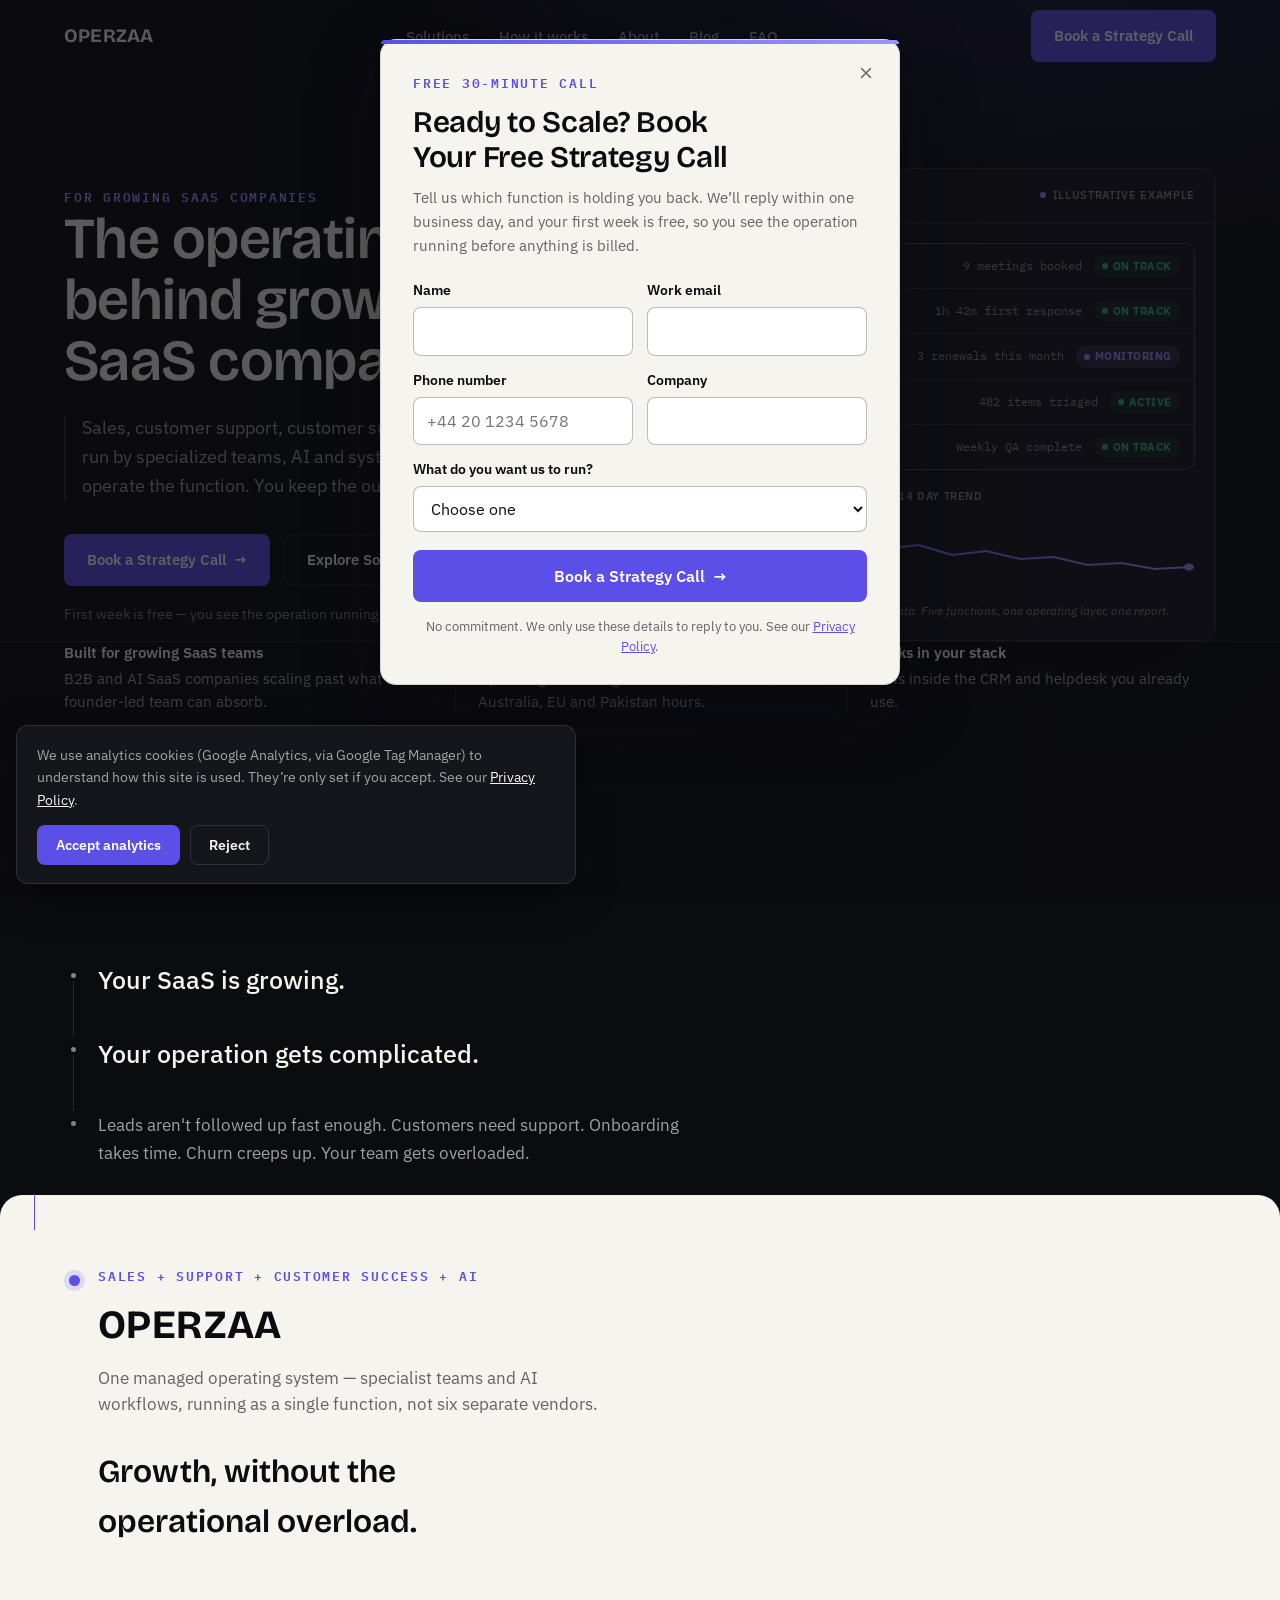
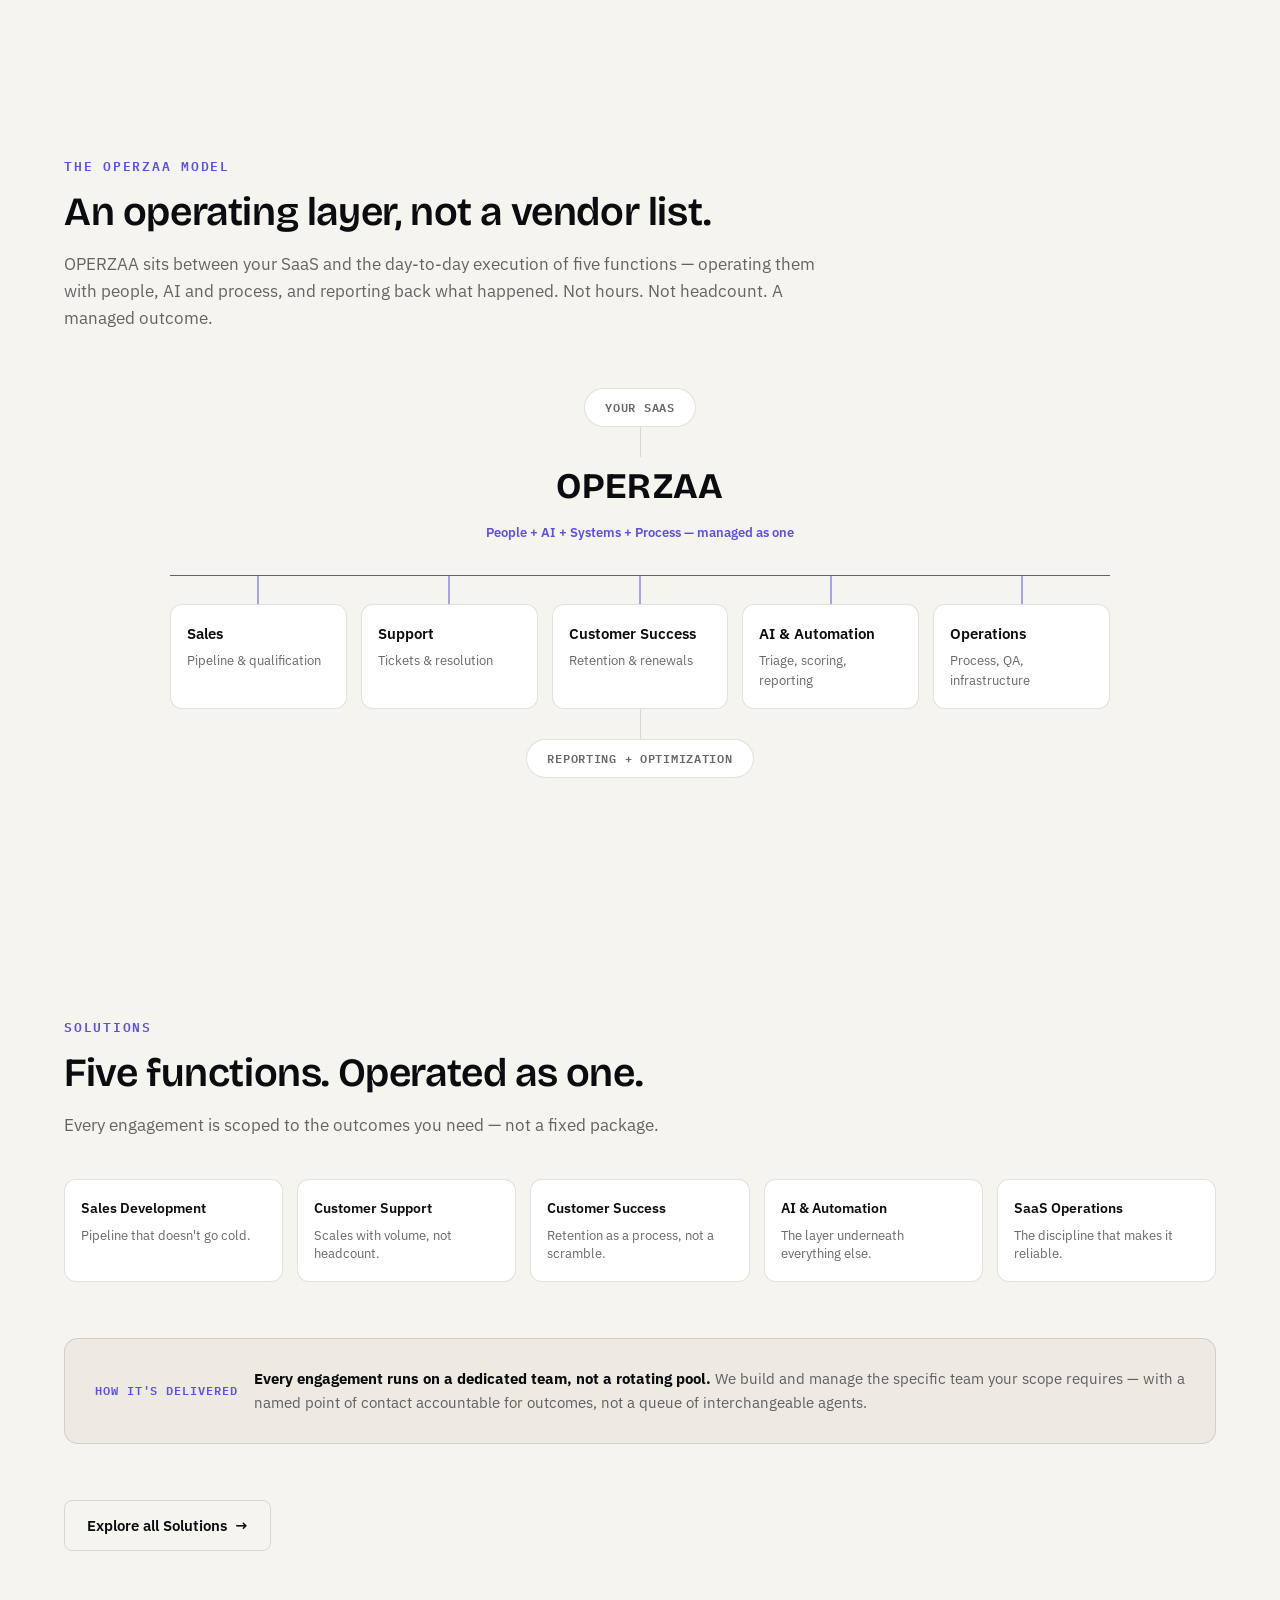
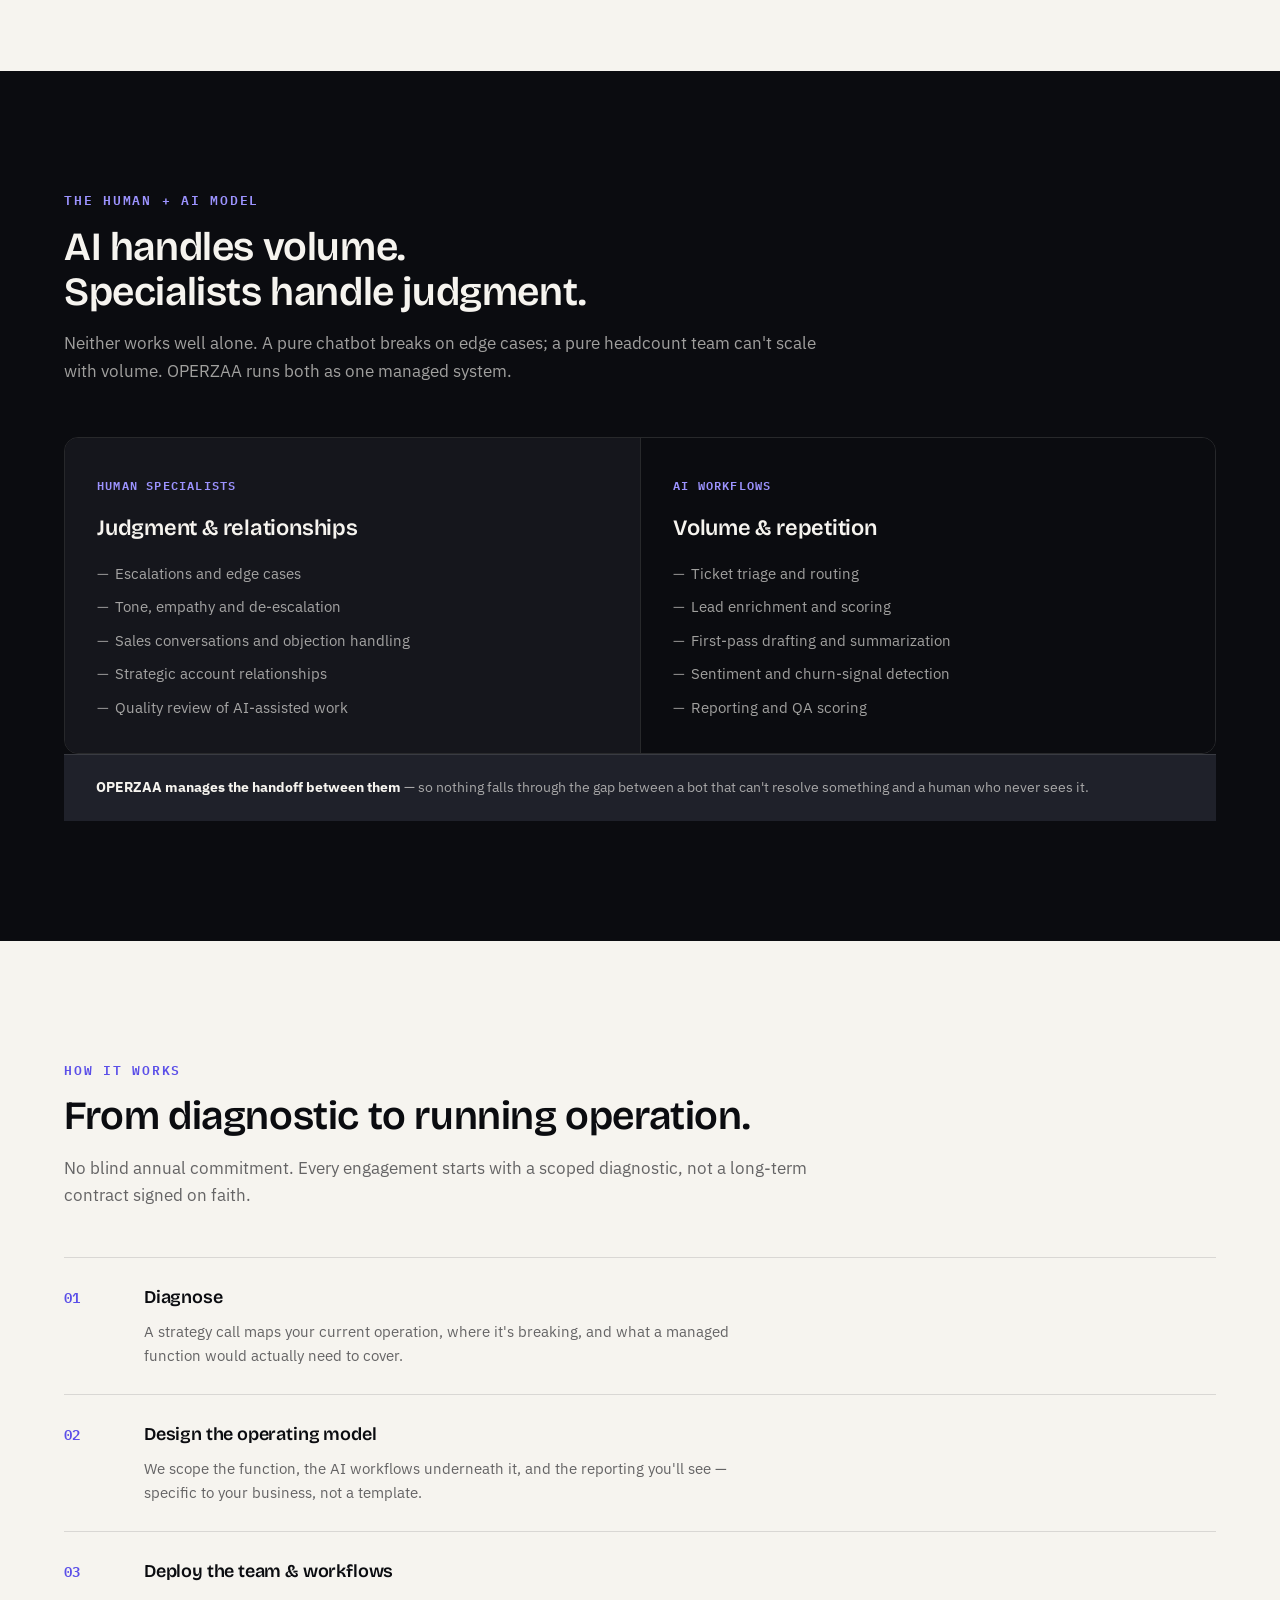
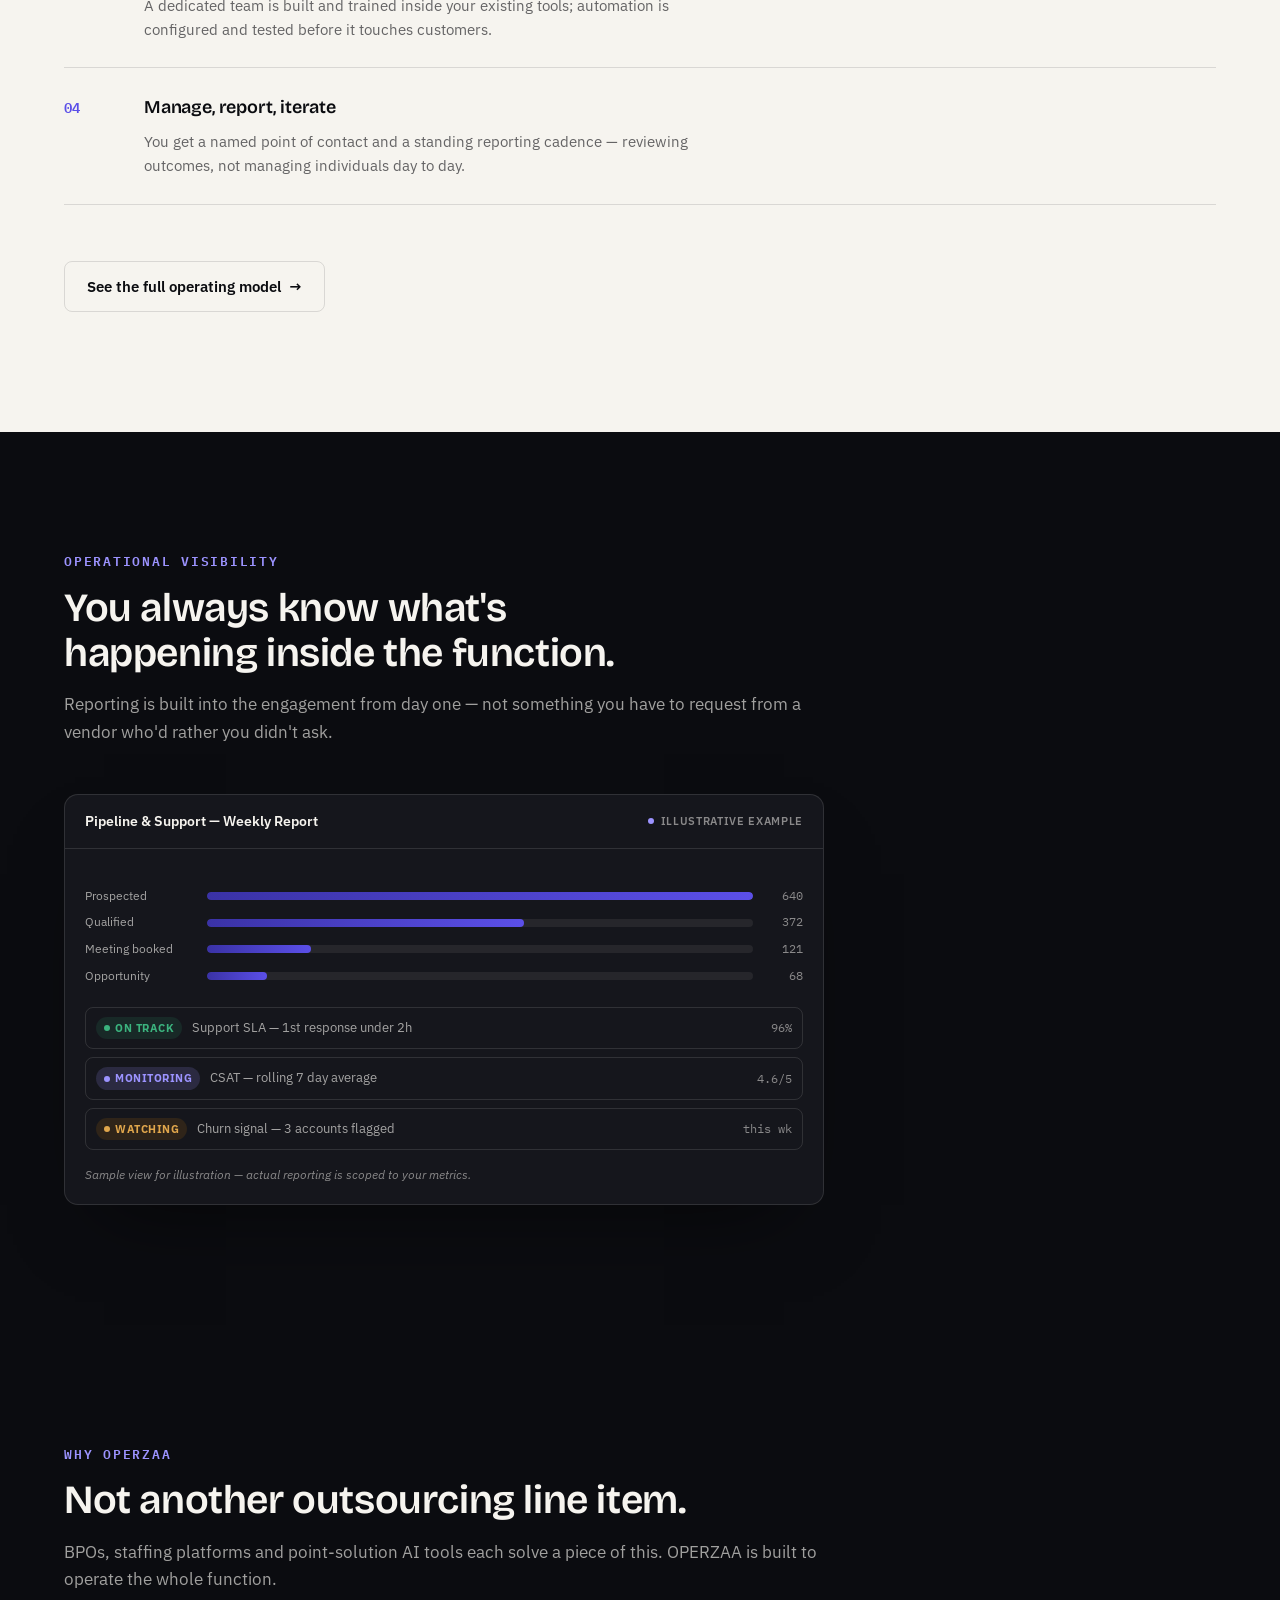
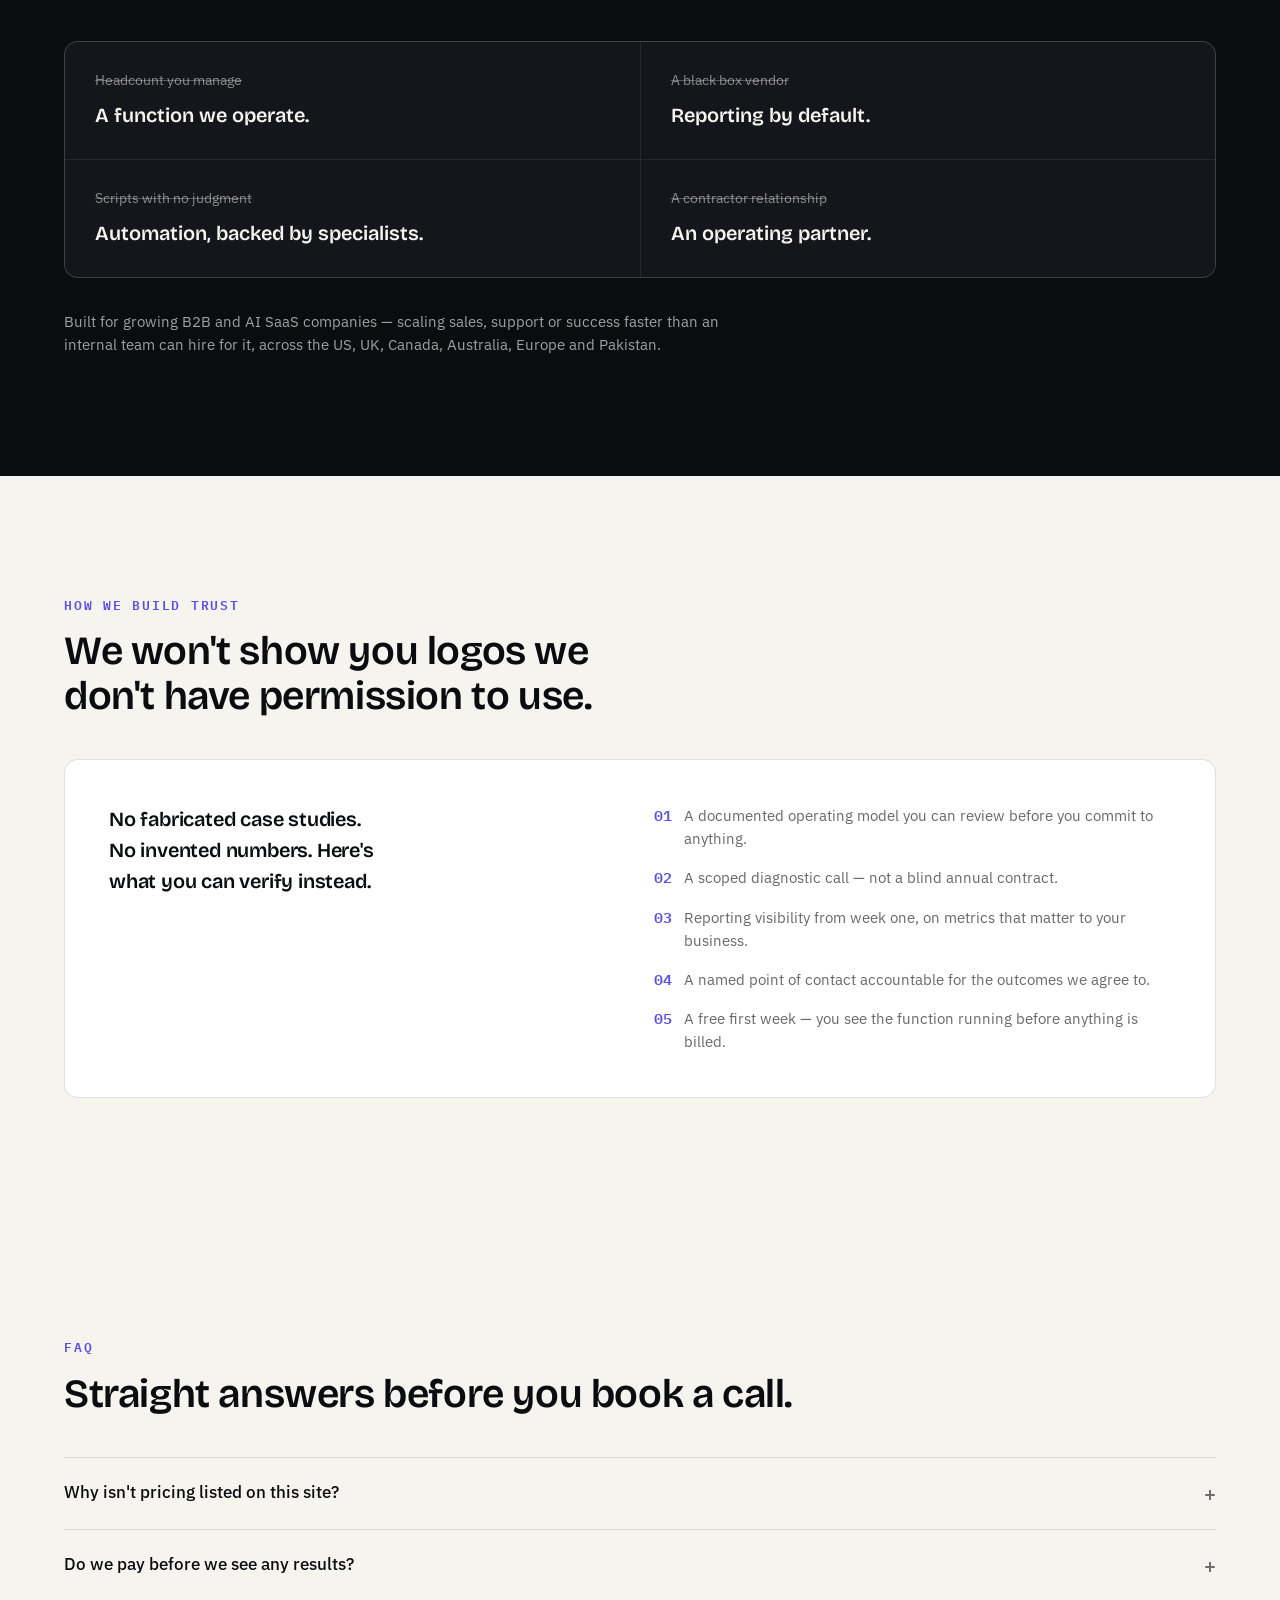
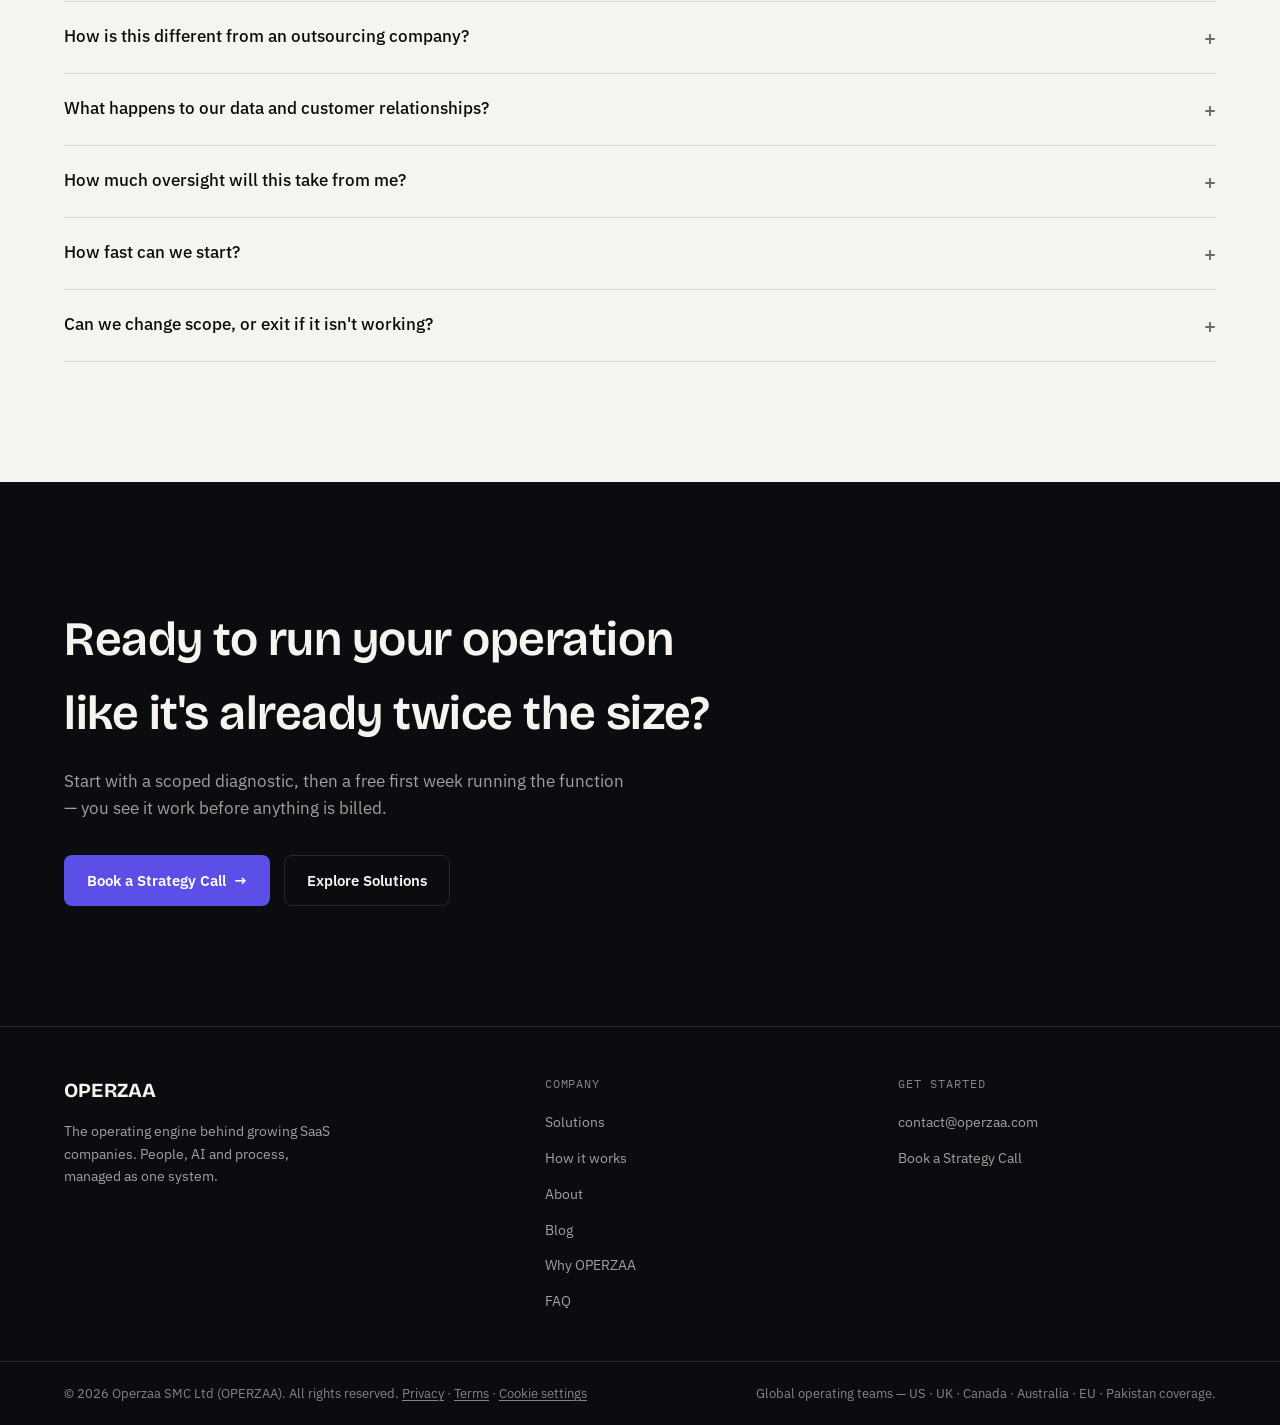
<file: index.html>
<!doctype html>
<html lang="en">
<head>
<meta charset="utf-8">
<meta name="viewport" content="width=device-width, initial-scale=1">
<!-- Google Consent Mode v2 defaults (must run before GTM) + Google Tag Manager -->
<script>
  window.dataLayer = window.dataLayer || [];
  function gtag(){dataLayer.push(arguments);}
  gtag('consent', 'default', {ad_storage:'denied', ad_user_data:'denied', ad_personalization:'denied', analytics_storage:'denied', functionality_storage:'granted', security_storage:'granted', wait_for_update:500});
  try{ if(localStorage.getItem('oz_consent') === 'granted' && navigator.globalPrivacyControl !== true){ gtag('consent', 'update', {analytics_storage:'granted'}); } }catch(e){}
  // GTM is loaded on the visitor's first interaction (tap, scroll, key, mouse)
  // or 5s after the page has loaded, whichever comes first, so its ~150 KB of
  // script doesn't block the first render. Consent defaults above still apply.
  (function(w, d){
    var done = false, ev = ['pointerdown', 'touchstart', 'keydown', 'scroll', 'mousemove'];
    function load(){
      if(done){ return; } done = true;
      ev.forEach(function(e){ w.removeEventListener(e, load, {passive:true}); });
      w.dataLayer.push({'gtm.start': new Date().getTime(), event: 'gtm.js'});
      ['GTM-ML9MT3TP'].forEach(function(id){
        var s = d.createElement('script'); s.async = true;
        s.src = 'https://www.googletagmanager.com/gtm.js?id=' + id;
        d.head.appendChild(s);
      });
    }
    ev.forEach(function(e){ w.addEventListener(e, load, {passive:true}); });
    w.addEventListener('load', function(){ setTimeout(load, 5000); });
  })(window, document);
</script>
<!-- End Google Tag Manager -->
<title>OPERZAA — The operating engine behind growing SaaS companies</title>
<meta name="description" content="OPERZAA is the operating engine behind growing SaaS companies — sales, customer support, customer success and operations run by specialized teams and AI as one managed function. First week free.">
<link rel="icon" href="/favicon.svg" type="image/svg+xml">
<link rel="canonical" href="https://operzaa.com/">
<meta property="og:site_name" content="OPERZAA">
<meta property="og:locale" content="en_GB">
<meta property="og:type" content="website">
<meta property="og:url" content="https://operzaa.com/">
<meta property="og:title" content="OPERZAA — The operating engine behind growing SaaS companies">
<meta property="og:description" content="Sales, customer support, customer success and operations — run by specialized teams, AI and systems working as one. We operate the function. You keep the outcome.">
<meta property="og:image" content="https://operzaa.com/assets/og-image.png">
<meta property="og:image:width" content="1200">
<meta property="og:image:height" content="630">
<meta property="og:image:alt" content="OPERZAA: the operating engine behind growing SaaS companies">
<meta name="twitter:card" content="summary_large_image">
<meta name="twitter:image" content="https://operzaa.com/assets/og-image.png">
<meta name="twitter:title" content="OPERZAA — The operating engine behind growing SaaS companies">
<meta name="twitter:description" content="Sales, customer support, customer success and operations — run by specialized teams, AI and systems working as one. We operate the function. You keep the outcome.">
<link rel="preconnect" href="https://fonts.googleapis.com">
<link rel="preconnect" href="https://fonts.gstatic.com" crossorigin>
<link rel="preload" as="style" href="https://fonts.googleapis.com/css2?family=Bricolage+Grotesque:opsz,wght@12..96,500;12..96,600;12..96,700&family=IBM+Plex+Sans:wght@400;500;600&family=IBM+Plex+Mono:wght@500;600&display=swap">
<link rel="stylesheet" href="https://fonts.googleapis.com/css2?family=Bricolage+Grotesque:opsz,wght@12..96,500;12..96,600;12..96,700&family=IBM+Plex+Sans:wght@400;500;600&family=IBM+Plex+Mono:wght@500;600&display=swap" media="print" onload="this.media='all'">
<noscript><link rel="stylesheet" href="https://fonts.googleapis.com/css2?family=Bricolage+Grotesque:opsz,wght@12..96,500;12..96,600;12..96,700&family=IBM+Plex+Sans:wght@400;500;600&family=IBM+Plex+Mono:wght@500;600&display=swap"></noscript>
<style id="site-css">@font-face{font-family:'Bricolage Fallback';src:local('Arial'),local('Liberation Sans'),local('Helvetica'),local('Roboto');size-adjust:97%;ascent-override:95.4%;descent-override:28.4%;line-gap-override:0%}@font-face{font-family:'Plex Sans Fallback';src:local('Arial'),local('Liberation Sans'),local('Helvetica'),local('Roboto');size-adjust:99%;ascent-override:103.5%;descent-override:27.8%;line-gap-override:0%}@font-face{font-family:'Plex Mono Fallback';src:local('Courier New'),local('Liberation Mono'),local('Menlo'),local('Roboto Mono');size-adjust:100%;ascent-override:102.5%;descent-override:27.5%;line-gap-override:0%}:root{--ink-950:#0B0C10;--ink-900:#15161C;--ink-800:#1F212A;--paper-050:#F6F4EF;--paper-100:#EDEAE1;--paper-200:#E1DDD1;--accent:#5B4FE8;--accent-soft:#9C93FF;--accent-dim:#3A32A6;--good:#2E9E6D;--attention:#B4700C;--on-dark-primary: var(--paper-050);--on-dark-secondary: rgba(246,244,239,.64);--on-dark-faint: rgba(246,244,239,.52);--on-dark-border: rgba(246,244,239,.12);--on-dark-surface: var(--ink-900);--on-dark-surface-2: var(--ink-800);--on-light-primary: var(--ink-950);--on-light-secondary: rgba(11,12,16,.62);--on-light-faint: rgba(11,12,16,.58);--on-light-border: rgba(11,12,16,.12);--on-light-surface: #FFFFFF;--on-light-surface-2: var(--paper-100);--font-display:'Bricolage Grotesque','Bricolage Fallback','Hanken Grotesk',system-ui,sans-serif;--font-body:'IBM Plex Sans','Plex Sans Fallback',system-ui,sans-serif;--font-mono:'IBM Plex Mono','Plex Mono Fallback','SFMono-Regular',monospace;--gutter: clamp(20px,5vw,64px);--maxw: 1320px;--radius: 10px}*,*::before,*::after{box-sizing:border-box}html{scroll-behavior:smooth;overflow-x:hidden}@media (prefers-reduced-motion: reduce){html{scroll-behavior:auto}*{animation-duration:0.001ms !important;animation-iteration-count:1 !important;transition-duration:0.001ms !important}}body{margin:0;background: var(--paper-050);color: var(--on-light-primary);font-family: var(--font-body);font-size:16px;line-height:1.55;-webkit-font-smoothing:antialiased}img{max-width:100%;display:block}h1,h2,h3,h4{font-family:var(--font-display);margin:0;text-wrap:balance;letter-spacing:-0.01em}p{margin:0}a{color:inherit}::selection{background:var(--accent);color:#fff}.mono{font-family:var(--font-mono);letter-spacing:.02em}.eyebrow{font-family:var(--font-mono);font-size:12.5px;letter-spacing:.14em;text-transform:uppercase;font-weight:600}.num{font-variant-numeric:tabular-nums}.zone{padding-block: clamp(64px,10vw,120px)}.zone-tight{padding-block: clamp(44px,7vw,84px)}.wrap{max-width:var(--maxw);margin-inline:auto;padding-inline:var(--gutter)}.z-dark{background:var(--ink-950);color:var(--on-dark-primary)}.z-light{background:var(--paper-050);color:var(--on-light-primary)}.z-ink900{background:var(--ink-900);color:var(--on-dark-primary)}.grid{display:grid;gap:32px}.stack{display:flex;flex-direction:column}.btn{display:inline-flex;align-items:center;gap:8px;font-family:var(--font-body);font-weight:600;font-size:15px;padding:13px 22px;border-radius:8px;border:1px solid transparent;cursor:pointer;text-decoration:none;white-space:nowrap;transition:transform .15s ease,background .15s ease,border-color .15s ease,opacity .15s ease}.btn:active{transform:translateY(1px)}.btn-accent{background:var(--accent);color:#fff}.btn-accent:hover{background:#4C41D6}.btn-ghost-dark{border-color:var(--on-dark-border);color:var(--on-dark-primary);background:transparent}.btn-ghost-dark:hover{border-color:rgba(246,244,239,.32);background:rgba(246,244,239,.04)}.btn-ghost-light{border-color:var(--on-light-border);color:var(--on-light-primary);background:transparent}.btn-ghost-light:hover{border-color:rgba(11,12,16,.28);background:rgba(11,12,16,.03)}.btn-arrow{transition:transform .15s ease}.btn:hover .btn-arrow{transform:translateX(3px)}.section-head{max-width:760px}.section-head .eyebrow{display:block;margin-bottom:14px}.section-head h2{font-size:clamp(28px,3.4vw,40px);font-weight:600;line-height:1.12}.section-head p.lede{margin-top:16px;font-size:17px;line-height:1.6}.on-dark .section-head .eyebrow{color:var(--accent-soft)}.on-light .section-head .eyebrow{color:var(--accent)}.on-dark .section-head p.lede{color:var(--on-dark-secondary)}.on-light .section-head p.lede{color:var(--on-light-secondary)}.reveal{opacity:1;transform:none}@media (prefers-reduced-motion: no-preference){.reveal.reveal-armed{opacity:0;transform:translateY(14px);transition:opacity .6s ease,transform .6s ease}.reveal.reveal-armed.is-visible{opacity:1;transform:none}}.nav{position:fixed;top:0;left:0;right:0;z-index:100;border-bottom:1px solid transparent;transition:background .25s ease,border-color .25s ease}.nav.is-scrolled{background:rgba(11,12,16,.78);backdrop-filter:blur(10px);border-bottom-color: var(--on-dark-border)}@media (max-width:767px){.nav.is-scrolled{background:rgba(11,12,16,.94);backdrop-filter:none}}.nav-inner{max-width:var(--maxw);margin-inline:auto;padding-inline:var(--gutter);height:72px;display:flex;align-items:center;justify-content:space-between;gap:24px}.wordmark{font-family:var(--font-display);font-weight:700;font-size:19px;letter-spacing:.01em;color:var(--on-dark-primary);text-decoration:none}.nav-links{display:flex;align-items:center;gap:30px;list-style:none;margin:0;padding:0}.nav-links a{font-size:14.5px;font-weight:500;text-decoration:none;color:var(--on-dark-secondary);transition:color .15s ease}.nav-links a:hover{color:var(--on-dark-primary)}.nav-cta{display:none}@media (min-width:860px){.nav-cta{display:inline-flex}}.nav-links{display:none}@media (min-width:860px){.nav-links{display:flex}}.hero{padding-top:calc(72px + clamp(48px,8vw,96px));padding-bottom:clamp(64px,9vw,110px);background: radial-gradient(1100px 520px at 82% -8%,rgba(91,79,232,.20),transparent 60%),var(--ink-950)}.hero-grid{display:grid;grid-template-columns:minmax(0,1fr);gap:56px;align-items:center}@media (min-width:980px){.hero-grid{grid-template-columns:1.05fr .95fr}}.hero-eyebrow{color:var(--accent-soft);margin-bottom:22px}.hero h1{font-size:clamp(36px,5.2vw,58px);font-weight:600;line-height:1.05;color:var(--on-dark-primary)}.hero-sub{margin-top:22px;max-width:520px;font-size:17.5px;line-height:1.65;color:var(--on-dark-secondary);border-left:2px solid var(--on-dark-border);padding-left:16px}.hero-ctas{display:flex;flex-wrap:wrap;gap:14px;margin-top:34px}.hero-guarantee{margin-top:18px;font-size:13.5px;color:var(--on-dark-faint)}.ops-panel{background:var(--ink-900);border:1px solid var(--on-dark-border);border-radius:14px;overflow:hidden;box-shadow:0 40px 80px -40px rgba(0,0,0,.6)}.ops-head{display:flex;align-items:center;justify-content:space-between;gap:12px;padding:16px 20px;border-bottom:1px solid var(--on-dark-border)}.ops-title{font-size:13.5px;font-weight:600;color:var(--on-dark-primary)}.ops-tag{display:inline-flex;align-items:center;gap:7px;font-size:11px;font-weight:600;letter-spacing:.06em;text-transform:uppercase;color:var(--on-dark-faint)}.ops-dot{width:6px;height:6px;border-radius:50%;background:var(--accent-soft)}@media (prefers-reduced-motion: no-preference){.ops-dot{animation:pulse 2.4s ease-in-out infinite}}@keyframes pulse{0%,100%{opacity:1}50%{opacity:.35}}.ops-body{padding:20px}.ops-stats{display:grid;grid-template-columns:repeat(3,1fr);gap:1px;background:var(--on-dark-border);border:1px solid var(--on-dark-border);border-radius:10px;overflow:hidden}.ops-stat{background:var(--ink-900);padding:14px 16px}.ops-stat .lbl{font-size:11px;color:var(--on-dark-faint);text-transform:uppercase;letter-spacing:.06em;font-weight:600}.ops-stat .val{font-family:var(--font-mono);font-size:22px;font-weight:600;color:var(--on-dark-primary);margin-top:6px}.ops-stat .delta{font-size:12px;margin-top:4px;font-weight:600}.ops-stat .delta.good{color:var(--good)}.ops-fn-list{display:flex;flex-direction:column;gap:1px;background:var(--on-dark-border);border:1px solid var(--on-dark-border);border-radius:10px;overflow:hidden}.ops-fn-row{display:grid;grid-template-columns:auto 1fr auto;align-items:center;gap:12px;background:var(--ink-900);padding:11px 14px}.ops-fn-name{font-size:12.5px;font-weight:600;color:var(--on-dark-primary);min-width:108px}.ops-fn-metric{font-family:var(--font-mono);font-size:12px;color:var(--on-dark-faint);text-align:right}.ops-spark{margin-top:18px}.ops-spark .lbl{font-size:11px;color:var(--on-dark-faint);text-transform:uppercase;letter-spacing:.06em;font-weight:600;margin-bottom:10px;display:block}.ops-queue{margin-top:18px;display:flex;flex-direction:column;gap:8px}.ops-row{display:flex;align-items:center;gap:10px;font-size:13px;color:var(--on-dark-secondary);padding:9px 10px;border:1px solid var(--on-dark-border);border-radius:8px}.pill{font-size:10.5px;font-weight:700;letter-spacing:.05em;text-transform:uppercase;padding:3px 8px;border-radius:20px;display:inline-flex;align-items:center;gap:5px;flex-shrink:0}.pill::before{content:'';width:6px;height:6px;border-radius:50%;background:currentColor}.pill-good{background:rgba(46,158,109,.14);color:#3BB37E}.pill-progress{background:rgba(156,147,255,.16);color:var(--accent-soft)}.pill-attention{background:rgba(180,112,12,.16);color:#E0A64C}.ops-row .rt{margin-left:auto;font-family:var(--font-mono);font-size:11.5px;color:var(--on-dark-faint)}.ops-caption{margin-top:16px;font-size:11.5px;color:var(--on-dark-faint);font-style:italic}.ops-funnel{margin-top:18px;display:flex;flex-direction:column;gap:8px}.ops-funnel-row{display:grid;grid-template-columns:112px 1fr 40px;align-items:center;gap:10px}.ops-funnel-row .fl{font-size:12px;color:var(--on-dark-secondary)}.ops-funnel-track{height:8px;background:rgba(246,244,239,.07);border-radius:4px;overflow:hidden}.ops-funnel-fill{height:100%;border-radius:4px;background:linear-gradient(90deg,var(--accent-dim),var(--accent))}.ops-funnel-row .fv{font-family:var(--font-mono);font-size:12px;color:var(--on-dark-faint);text-align:right}@media (max-width:480px){.ops-head{padding:14px 16px;flex-wrap:wrap;row-gap:6px}.ops-body{padding:14px}.ops-fn-row{grid-template-columns:minmax(0,1fr) auto;row-gap:4px;padding:10px 12px}.ops-fn-name{min-width:0}.ops-fn-metric{grid-column:1 / -1;grid-row:2;text-align:left}}.strip{border-top:1px solid var(--on-dark-border)}.strip-inner{display:grid;gap:22px}@media (min-width:760px){.strip-inner{grid-template-columns:repeat(3,1fr)}}.strip-item{font-size:14.5px;color:var(--on-dark-secondary);padding-block:22px;border-top:1px solid var(--on-dark-border)}@media (min-width:760px){.strip-item{border-top:none;border-left:1px solid var(--on-dark-border);padding-left:22px;padding-block:0}.strip-item:first-child{border-left:none;padding-left:0}}.strip-item strong{display:block;color:var(--on-dark-primary);font-weight:600;margin-bottom:4px}.cascade-dark{background:var(--ink-950);color:var(--on-dark-primary);padding-top:clamp(72px,10vw,120px);padding-bottom:0}.cascade-line{display:flex;flex-direction:column;align-items:flex-start;gap:0;max-width:760px}.cascade-step{position:relative;padding-left:34px;padding-block:20px}.cascade-step::before{content:'';position:absolute;left:5px;top:28px;width:9px;height:9px;border-radius:50%;background:var(--on-dark-faint);border:2px solid var(--ink-950)}.cascade-step::after{content:'';position:absolute;left:9px;top:38px;bottom:-20px;width:1px;background:var(--on-dark-border)}.cascade-step:last-child::after{display:none}.cascade-step p{font-size:clamp(19px,2.4vw,25px);font-weight:500;color:var(--on-dark-primary);line-height:1.35}.cascade-step.symptoms p{font-size:16.5px;font-weight:400;color:var(--on-dark-secondary);line-height:1.7;max-width:600px}.cascade-pivot{position:relative;margin-top:8px;background:var(--paper-050);color:var(--on-light-primary);border-radius:22px 22px 0 0;padding:clamp(48px,7vw,72px) 0 clamp(56px,8vw,90px)}.cascade-pivot::before{content:'';position:absolute;left:34px;top:-1px;width:1px;height:36px;background:var(--accent)}.cascade-brand{padding-left:34px;position:relative}.cascade-brand::before{content:'';position:absolute;left:5px;top:8px;width:11px;height:11px;border-radius:50%;background:var(--accent);box-shadow:0 0 0 5px rgba(91,79,232,.16)}.cascade-brand .word{font-family:var(--font-display);font-weight:700;font-size:clamp(28px,4vw,40px);letter-spacing:.01em}.cascade-brand .desc{margin-top:10px;font-size:16.5px;color:var(--on-light-secondary);max-width:520px}.cascade-outcome{margin-top:30px;padding-left:34px;font-family:var(--font-display);font-weight:600;font-size:clamp(24px,3vw,32px);color:var(--on-light-primary);max-width:640px;text-wrap:balance}.model-flow{display:flex;flex-direction:column;align-items:center;margin-top:56px;text-align:center}.model-node-label{font-family:var(--font-mono);font-size:12px;font-weight:600;letter-spacing:.06em;text-transform:uppercase;color:var(--on-light-secondary);border:1px solid var(--on-light-border);border-radius:20px;padding:9px 20px;background:var(--on-light-surface);display:inline-block}.model-connector{width:1px;height:30px;background:var(--on-light-border)}.model-core{margin-block:2px;display:flex;flex-direction:column;align-items:center}.model-core-word{font-family:var(--font-display);font-weight:700;font-size:clamp(26px,3.6vw,36px);color:var(--on-light-primary);letter-spacing:.01em}.model-core-caption{margin-top:8px;font-size:13px;color:var(--accent);font-weight:600}.model-functions-wrap{position:relative;width:100%;max-width:940px;margin-top:30px;padding-top:28px;border-top:1px solid var(--accent)}.model-functions{display:grid;grid-template-columns:repeat(5,1fr);gap:14px}@media (max-width:900px){.model-functions{grid-template-columns:repeat(2,1fr)}}@media (max-width:520px){.model-functions{grid-template-columns:1fr}}.model-fn{position:relative;border:1px solid var(--on-light-border);border-radius:12px;padding:18px 16px;background:var(--on-light-surface);text-align:left}.model-fn::before{content:'';position:absolute;top:-29px;left:50%;width:1px;height:28px;background:var(--accent);transform:translateX(-50%)}@media (max-width:900px){.model-fn::before{display:none}.model-functions-wrap{border-top-color:var(--on-light-border)}.model-fn{border-top:2px solid var(--accent)}}.fn-label{display:block;font-size:14.5px;font-weight:600;color:var(--on-light-primary)}.fn-desc{display:block;margin-top:6px;font-size:12.5px;color:var(--on-light-secondary)}.tabs{display:flex;flex-wrap:wrap;gap:8px;margin-top:44px;border-bottom:1px solid var(--on-light-border);padding-bottom:0}.tab-btn{font-family:var(--font-body);font-weight:600;font-size:14.5px;padding:12px 4px;margin-right:26px;background:none;border:none;cursor:pointer;color:var(--on-light-faint);border-bottom:2px solid transparent;margin-bottom:-1px;transition:color .15s ease,border-color .15s ease}.tab-btn:hover{color:var(--on-light-primary)}.tab-btn[aria-selected="true"]{color:var(--on-light-primary);border-bottom-color:var(--accent)}.tab-panel{display:none;padding-top:34px}.tab-panel.is-active{display:block}.tab-panel .intro{font-size:18px;line-height:1.6;max-width:660px;color:var(--on-light-primary)}.cap-list{display:flex;flex-wrap:wrap;gap:9px;margin-top:24px}.cap-tag{font-size:13px;font-weight:500;padding:8px 14px;border-radius:20px;border:1px solid var(--on-light-border);color:var(--on-light-secondary);background:var(--on-light-surface)}.team-banner{margin-top:56px;padding:28px 30px;border:1px solid var(--on-light-border);border-radius:14px;background:var(--paper-100);display:grid;gap:16px}@media (min-width:760px){.team-banner{grid-template-columns:auto 1fr;align-items:center}}.team-banner .kicker{font-family:var(--font-mono);font-size:11.5px;font-weight:600;letter-spacing:.08em;text-transform:uppercase;color:var(--accent);white-space:nowrap}.team-banner p{font-size:15px;line-height:1.6;color:var(--on-light-secondary)}.team-banner strong{color:var(--on-light-primary)}.split{display:grid;gap:0;margin-top:52px;border:1px solid var(--on-dark-border);border-radius:14px;overflow:hidden}@media (min-width:820px){.split{grid-template-columns:1fr 1fr}}.split-col{padding:34px 32px}.split-col.human{background:var(--ink-900)}.split-col.ai{background:var(--ink-950);border-top:1px solid var(--on-dark-border)}@media (min-width:820px){.split-col.ai{border-top:none;border-left:1px solid var(--on-dark-border)}}.split-col .kicker{font-family:var(--font-mono);font-size:12px;letter-spacing:.1em;text-transform:uppercase;font-weight:600;color:var(--accent-soft)}.split-col h3{margin-top:14px;font-size:22px;font-weight:600;color:var(--on-dark-primary)}.split-col ul{list-style:none;margin:18px 0 0;padding:0;display:flex;flex-direction:column;gap:11px}.split-col li{font-size:14.5px;color:var(--on-dark-secondary);padding-left:18px;position:relative}.split-col li::before{content:'—';position:absolute;left:0;color:var(--on-dark-faint)}.split-note{padding:22px 32px;background:var(--ink-800);font-size:14px;color:var(--on-dark-secondary);border-top:1px solid var(--on-dark-border)}.split-note strong{color:var(--on-dark-primary)}.steps{margin-top:48px;display:grid;gap:0}.step{display:grid;grid-template-columns:56px 1fr;gap:24px;padding-block:26px;border-top:1px solid var(--on-light-border)}.step:last-child{border-bottom:1px solid var(--on-light-border)}.step .idx{font-family:var(--font-mono);font-size:14px;color:var(--accent);font-weight:600;padding-top:2px}.step h3{font-size:18px;font-weight:600}.step p{margin-top:8px;font-size:14.5px;line-height:1.65;color:var(--on-light-secondary);max-width:600px}.fit-grid{display:grid;gap:16px;margin-top:40px}@media (min-width:760px){.fit-grid{grid-template-columns:1fr 1fr}}.fit-item{display:flex;gap:14px;padding:20px 22px;border:1px solid var(--on-light-border);border-radius:12px;background:var(--on-light-surface)}.fit-check{flex-shrink:0;width:20px;height:20px;margin-top:2px;color:var(--accent)}.fit-item p{font-size:14.5px;line-height:1.55;color:var(--on-light-secondary)}.fit-item strong{color:var(--on-light-primary);display:block;font-size:14.5px;margin-bottom:3px}.quad{display:grid;gap:1px;background:var(--on-dark-border);border:1px solid var(--on-dark-border);border-radius:14px;overflow:hidden;margin-top:48px}@media (min-width:760px){.quad{grid-template-columns:repeat(2,1fr)}}.quad-item{background:var(--ink-900);padding:28px 30px}.quad-item .not{font-size:14px;color:var(--on-dark-faint);text-decoration:line-through;text-decoration-color:rgba(246,244,239,.3)}.quad-item .is{margin-top:8px;font-family:var(--font-display);font-size:20px;font-weight:600;color:var(--on-dark-primary)}.fit-line{margin-top:32px;font-size:14.5px;line-height:1.6;color:var(--on-dark-secondary);max-width:680px}.proof-box{margin-top:40px;border:1px solid var(--on-light-border);border-radius:14px;padding:clamp(28px,4vw,44px);background:var(--on-light-surface);display:grid;gap:28px}@media (min-width:900px){.proof-box{grid-template-columns:1fr 1fr}}.proof-box h3{font-size:20px;font-weight:600;max-width:360px}.proof-list{display:flex;flex-direction:column;gap:16px}.proof-list-item{display:flex;gap:12px;font-size:14.5px;line-height:1.6;color:var(--on-light-secondary)}.proof-list-item .mk{font-family:var(--font-mono);color:var(--accent);font-weight:600;flex-shrink:0}.faq{margin-top:40px;border-top:1px solid var(--on-light-border)}.faq details{border-bottom:1px solid var(--on-light-border);padding-block:20px}.faq summary{cursor:pointer;list-style:none;display:flex;align-items:center;justify-content:space-between;gap:20px;font-size:16.5px;font-weight:500;color:var(--on-light-primary)}.faq summary::-webkit-details-marker{display:none}.faq summary .plus{font-family:var(--font-mono);font-size:20px;color:var(--on-light-faint);flex-shrink:0;transition:transform .2s ease}.faq details[open] summary .plus{transform:rotate(45deg)}.faq .a{margin-top:14px;font-size:14.5px;line-height:1.7;color:var(--on-light-secondary);max-width:680px}.final-cta{text-align:left}.final-cta h2{font-size:clamp(30px,4.4vw,48px);font-weight:600;max-width:720px;color:var(--on-dark-primary)}.final-cta p.lede{margin-top:18px;font-size:17px;color:var(--on-dark-secondary);max-width:560px}.final-ctas{display:flex;flex-wrap:wrap;gap:14px;margin-top:34px}.footer{border-top:1px solid var(--on-dark-border)}.footer-top{display:grid;gap:36px;padding-block:48px}@media (min-width:760px){.footer-top{grid-template-columns:1.4fr 1fr 1fr}}.footer-brand .wordmark{font-size:20px}.footer-brand p{margin-top:14px;font-size:14px;color:var(--on-dark-secondary);max-width:280px;line-height:1.6}.footer-col .h{font-family:var(--font-mono);font-size:11.5px;letter-spacing:.08em;text-transform:uppercase;color:var(--on-dark-faint);margin-bottom:16px}.footer-col ul{list-style:none;margin:0;padding:0;display:flex;flex-direction:column;gap:11px}.footer-col a{font-size:14px;color:var(--on-dark-secondary);text-decoration:none}.footer-col a:hover{color:var(--on-dark-primary)}.footer-bottom{display:flex;flex-wrap:wrap;gap:12px;justify-content:space-between;padding-block:22px;border-top:1px solid var(--on-dark-border);font-size:12.5px;color:var(--on-dark-faint)}.on-light .eyebrow{color:var(--accent)}.on-dark .eyebrow{color:var(--accent-soft)}.section-head h2,.section-head h1{font-size:clamp(28px,3.4vw,40px);font-weight:600;line-height:1.12;font-family:var(--font-display);margin:0;text-wrap:balance;letter-spacing:-0.01em}.nav-mobile{display:block;position:relative}@media (min-width:860px){.nav-mobile{display:none}}.nav-mobile summary{list-style:none;cursor:pointer;color:var(--on-dark-primary);width:32px;height:32px;display:flex;align-items:center;justify-content:center}.nav-mobile summary::-webkit-details-marker{display:none}.nav-burger-lines{display:flex;flex-direction:column;gap:5px;width:20px}.nav-burger-lines span{display:block;height:1.5px;background:var(--on-dark-primary);border-radius:1px}.nav-mobile[open] .nav-burger-lines span:nth-child(1){transform:translateY(6.5px) rotate(45deg)}.nav-mobile[open] .nav-burger-lines span:nth-child(2){opacity:0}.nav-mobile[open] .nav-burger-lines span:nth-child(3){transform:translateY(-6.5px) rotate(-45deg)}.nav-mobile-panel{position:fixed;top:72px;left:0;right:0;background:var(--ink-950);border-bottom:1px solid var(--on-dark-border);padding:8px var(--gutter) 24px;display:flex;flex-direction:column}.nav-mobile-panel a{padding:14px 0;font-size:16px;font-weight:500;color:var(--on-dark-secondary);text-decoration:none;border-bottom:1px solid var(--on-dark-border)}.nav-mobile-panel a:last-of-type{border-bottom:none}.nav-mobile-panel .btn{margin-top:16px;justify-content:center}.nav-links a[aria-current="page"]{color:var(--on-dark-primary)}.page-header{padding-top:calc(72px + clamp(44px,8vw,88px));padding-bottom:clamp(44px,7vw,72px)}.page-header .section-head{max-width:920px}.page-header .section-head h1{font-size:clamp(38px,5.6vw,64px);line-height:1.04}.page-header .section-head p.lede{max-width:660px;font-size:18px}.solutions-detail{display:flex;flex-direction:column;margin-top:8px}.solution-block{padding-block:44px;border-top:1px solid var(--on-light-border)}.solution-block:first-child{border-top:none;padding-top:16px}.solution-block-head{display:flex;flex-direction:column;gap:10px;max-width:760px}.solution-block-head h2{font-size:clamp(22px,2.6vw,28px);font-weight:600}.solution-intro{margin-top:14px;font-size:16px;line-height:1.65;color:var(--on-light-secondary);max-width:740px}.page-cta{margin-top:56px;display:flex;justify-content:flex-start}.workflow-stages{display:flex;align-items:stretch;gap:0;margin-top:2px;flex-wrap:wrap}.wf-stage{flex:1 1 190px;min-width:170px;background:var(--ink-950);border:1px solid var(--on-dark-border);border-radius:10px;padding:16px;display:flex;flex-direction:column;gap:8px}.wf-num{font-family:var(--font-mono);font-size:11px;color:var(--on-dark-faint);font-weight:600}.wf-pill{align-self:flex-start;font-size:10px;font-weight:700;letter-spacing:.05em;text-transform:uppercase;padding:3px 9px;border-radius:20px}.wf-pill-in{background:rgba(246,244,239,.10);color:var(--on-dark-secondary)}.wf-pill-ai{background:rgba(156,147,255,.18);color:var(--accent-soft)}.wf-pill-handoff{background:rgba(180,112,12,.16);color:#E0A64C}.wf-pill-human{background:rgba(46,158,109,.16);color:var(--good)}.wf-desc{font-size:13px;color:var(--on-dark-primary);line-height:1.5}.wf-meta{font-size:11px;color:var(--on-dark-faint);font-family:var(--font-mono);margin-top:auto;padding-top:4px}.wf-arrow{display:flex;align-items:center;justify-content:center;padding-inline:8px;color:var(--on-dark-faint);font-size:16px;flex:0 0 auto}@media (max-width:760px){.workflow-stages{flex-direction:column}.wf-arrow{transform:rotate(90deg);padding-block:2px;align-self:center}}.steps-detail{display:flex;flex-direction:column;margin-top:8px}.step-detail{padding-block:40px;border-top:1px solid var(--on-light-border)}.step-detail:first-child{border-top:none;padding-top:16px}.step-detail-head{display:flex;align-items:baseline;gap:16px}.step-detail-head .idx{font-family:var(--font-mono);font-size:14px;color:var(--accent);font-weight:600}.step-detail-head h2{font-size:clamp(20px,2.4vw,26px);font-weight:600}.step-detail-body{margin-top:12px;font-size:16px;line-height:1.65;color:var(--on-light-secondary);max-width:740px}.step-sub{display:grid;gap:20px;margin-top:22px;max-width:860px}@media (min-width:700px){.step-sub{grid-template-columns:1fr 1fr}}.step-sub-label{display:block;font-family:var(--font-mono);font-size:11px;font-weight:600;letter-spacing:.06em;text-transform:uppercase;color:var(--on-light-faint);margin-bottom:6px}.step-sub p{font-size:13.5px;line-height:1.6;color:var(--on-light-secondary)}.diag-list{display:flex;flex-direction:column;gap:16px;margin-top:32px;max-width:820px}.diag-item{display:flex;gap:14px;font-size:15px;line-height:1.6;color:var(--on-dark-secondary)}.diag-item .mk{font-family:var(--font-mono);color:var(--accent-soft);font-weight:600;flex-shrink:0}.about-block{padding-block:44px;border-top:1px solid var(--on-light-border);max-width:860px}.about-block:first-child{border-top:none;padding-top:16px}.about-block h2{margin-top:10px;font-size:clamp(22px,2.6vw,28px);font-weight:600}.about-block>p{margin-top:16px;font-size:16px;line-height:1.7;color:var(--on-light-secondary)}.principle-list{display:flex;flex-direction:column;gap:16px;margin-top:20px}.principle-item{font-size:15px;line-height:1.65;color:var(--on-light-secondary)}.principle-item strong{color:var(--on-light-primary);display:block;margin-bottom:2px;font-size:15.5px}.sol-preview-grid{display:grid;gap:14px;margin-top:40px}@media (min-width:700px){.sol-preview-grid{grid-template-columns:repeat(3,1fr)}}@media (min-width:1000px){.sol-preview-grid{grid-template-columns:repeat(5,1fr)}}.sol-preview-card{border:1px solid var(--on-light-border);border-radius:12px;padding:18px 16px;background:var(--on-light-surface)}.sol-preview-card .fn-label{display:block;font-size:14px;font-weight:600;color:var(--on-light-primary)}.sol-preview-card .fn-desc{display:block;margin-top:6px;font-size:12.5px;line-height:1.5;color:var(--on-light-secondary)}.blog-grid{display:flex;flex-direction:column;margin-top:8px}.blog-card{display:block;padding-block:32px;border-top:1px solid var(--on-light-border);text-decoration:none;color:inherit}.blog-card:first-child{border-top:none;padding-top:16px}.blog-card time{font-family:var(--font-mono);font-size:12px;font-weight:600;letter-spacing:.06em;text-transform:uppercase;color:var(--on-light-faint)}.blog-card h2{margin-top:10px;font-size:clamp(20px,2.4vw,26px);font-weight:600;color:var(--on-light-primary)}.blog-card p{margin-top:10px;font-size:15px;line-height:1.65;color:var(--on-light-secondary);max-width:700px}.blog-card .read-more{display:inline-block;margin-top:14px;font-size:13.5px;font-weight:600;color:var(--accent)}.blog-empty{padding-block:32px;border-top:1px solid var(--on-light-border);font-size:15px;color:var(--on-light-secondary);max-width:600px}.article-meta{display:flex;gap:10px;align-items:center;font-family:var(--font-mono);font-size:12px;font-weight:600;letter-spacing:.06em;text-transform:uppercase;color:var(--on-dark-faint)}.article-body{max-width:720px;margin-top:8px}.article-body p{font-size:16.5px;line-height:1.75;color:var(--on-light-secondary);margin-top:20px}.article-body p:first-child{margin-top:0}.article-body h2{margin-top:40px;font-size:clamp(21px,2.4vw,26px);font-weight:600;color:var(--on-light-primary)}.article-body strong{color:var(--on-light-primary)}.article-back{display:inline-block;margin-bottom:24px;font-size:13.5px;font-weight:600;color:var(--accent);text-decoration:none}.contact-grid{display:grid;gap:40px}@media (min-width:900px){.contact-grid{grid-template-columns:1.3fr .7fr;gap:64px}}.contact-form{display:grid;gap:18px;max-width:720px}@media (min-width:640px){.contact-form .row-2{display:grid;grid-template-columns:1fr 1fr;gap:18px}}.contact-form .row-2{display:grid;gap:18px}.field{display:flex;flex-direction:column;gap:7px}.field label{font-size:14px;font-weight:600;color:var(--on-light-primary)}.field .opt{font-weight:400;color:var(--on-light-faint)}.field input,.field select,.field textarea{font:inherit;font-size:16px;color:var(--on-light-primary);background:var(--on-light-surface);border:1px solid rgba(11,12,16,.28);border-radius:8px;padding:12px 14px;width:100%}.field textarea{min-height:140px;resize:vertical}.field input:focus,.field select:focus,.field textarea:focus{outline:2px solid var(--accent);outline-offset:1px;border-color:var(--accent)}.form-hp{position:absolute;left:-9999px;width:1px;height:1px;overflow:hidden}.form-note{font-size:13.5px;line-height:1.6;color:var(--on-light-secondary)}.form-note a{color:var(--accent)}.contact-form .btn{justify-self:start}.contact-aside{display:flex;flex-direction:column;gap:22px;font-size:15px;line-height:1.65;color:var(--on-light-secondary)}.contact-aside h2{font-size:20px;font-weight:600;color:var(--on-light-primary);margin-bottom:6px}.contact-aside a{color:var(--accent);font-weight:600}.cc-banner{position:fixed;left:16px;right:16px;bottom:16px;z-index:100;max-width:560px;background:var(--ink-900);color:var(--on-dark-primary);border:1px solid var(--on-dark-border);border-radius:12px;padding:18px 20px;box-shadow:0 12px 40px rgba(0,0,0,.35);font-size:14px;line-height:1.6}.cc-banner p{color:var(--on-dark-secondary)}.cc-banner a{color:var(--on-dark-primary)}.cc-actions{display:flex;flex-wrap:wrap;gap:10px;margin-top:14px}.cc-actions .btn{padding:10px 18px;font-size:14px}.cc-link{background:none;border:0;padding:0;font:inherit;color:inherit;text-decoration:underline;text-underline-offset:2px;cursor:pointer}.oz-modal{position:fixed;inset:0;z-index:150;display:flex;align-items:center;justify-content:center;padding:24px 16px calc(24px + var(--oz-cc-offset,0px));background:rgba(11,12,16,.66);overflow-y:auto;overscroll-behavior:contain;opacity:0;transition:opacity .28s ease}.oz-modal.is-open{opacity:1}.oz-modal[hidden]{display:none}.oz-modal-card{position:relative;width:100%;max-width:520px;margin:auto;background:var(--paper-050);color:var(--on-light-primary);border:1px solid var(--on-light-border);border-radius:16px;box-shadow:0 24px 70px rgba(11,12,16,.35),0 2px 8px rgba(11,12,16,.12);padding:34px 32px 28px;transform:translateY(14px) scale(.98);transition:transform .32s cubic-bezier(.2,.8,.2,1)}.oz-modal.is-open .oz-modal-card{transform:none}.oz-modal-card:focus{outline:none}.oz-modal-card::before{content:"";position:absolute;left:0;right:0;top:0;height:4px;border-radius:16px 16px 0 0;background:linear-gradient(90deg,var(--accent),var(--accent-soft))}.oz-modal-close{position:absolute;top:14px;right:14px;width:38px;height:38px;border-radius:999px;display:inline-flex;align-items:center;justify-content:center;background:transparent;border:1px solid transparent;color:var(--on-light-secondary);cursor:pointer;transition:background .15s ease,color .15s ease}.oz-modal-close:hover{background:rgba(11,12,16,.06);color:var(--on-light-primary)}.oz-modal-close:focus-visible{outline:2px solid var(--accent);outline-offset:1px}.oz-modal-close svg{width:18px;height:18px}.oz-modal .eyebrow{display:block;color:var(--accent);margin-bottom:12px}.oz-modal h2{font-size:clamp(24px,4.4vw,30px);font-weight:600;line-height:1.15;padding-right:28px}.oz-modal .oz-modal-sub{margin:12px 0 0;font-size:15px;line-height:1.6;color:var(--on-light-secondary)}.oz-modal-form{display:grid;gap:14px;margin-top:22px}.oz-modal-form .row-2{display:grid;gap:14px}@media (min-width:360px){.oz-modal-form .row-2{grid-template-columns:1fr 1fr}}.oz-modal-form .field{gap:6px}.oz-modal-form .field label{font-size:13.5px}.oz-modal-form .field input,.oz-modal-form .field select{padding:11px 13px}.oz-modal-form .btn{width:100%;justify-content:center;margin-top:4px;padding:15px 22px;font-size:16px}.oz-modal-form .form-note{margin:0;font-size:12.5px;text-align:center}html.oz-modal-lock,html.oz-modal-lock body{overflow:hidden}@media (max-width:479px){.oz-modal{padding:12px 12px calc(12px + var(--oz-cc-offset,0px))}.oz-modal-card{padding:26px 18px 20px;border-radius:14px}.oz-modal .eyebrow{font-size:11.5px;margin-bottom:8px}.oz-modal h2{font-size:22px}.oz-modal .oz-modal-sub{font-size:14px;margin-top:8px;line-height:1.5}.oz-modal-form{gap:10px;margin-top:16px}.oz-modal-form .row-2{gap:10px}.oz-modal-form .field{gap:4px}.oz-modal-form .field label{font-size:13px}.oz-modal-form .field input,.oz-modal-form .field select{padding:10px 12px}}.cc-banner{z-index:160}</style>
<script type="application/ld+json">{"@context":"https://schema.org","@graph":[{"@type":"Organization","@id":"https://operzaa.com/#organization","name":"OPERZAA","legalName":"Operzaa SMC Ltd","alternateName":["Operzaa","Operzaa SMC"],"url":"https://operzaa.com/","logo":"https://operzaa.com/favicon.svg","email":"contact@operzaa.com","description":"OPERZAA is the operating engine behind growing SaaS companies: sales development, customer support, customer success, AI and automation, and SaaS operations run by specialized teams and AI as one managed function.","areaServed":[{"@type":"Country","name":"United Kingdom"},{"@type":"Place","name":"Europe"},{"@type":"Country","name":"United States"},{"@type":"Country","name":"Pakistan"}],"contactPoint":[{"@type":"ContactPoint","contactType":"sales","email":"contact@operzaa.com","url":"https://operzaa.com/contact/","availableLanguage":["en"]}],"knowsAbout":["SaaS operations","Sales development","SDR outsourcing","Customer support","Customer success","AI automation","Managed operations"]},{"@type":"WebSite","@id":"https://operzaa.com/#website","url":"https://operzaa.com/","name":"OPERZAA","publisher":{"@id":"https://operzaa.com/#organization"},"inLanguage":"en"},{"@type":"FAQPage","@id":"https://operzaa.com/#faq","mainEntity":[{"@type":"Question","name":"Why isn't pricing listed on this site?","acceptedAnswer":{"@type":"Answer","text":"Engagements are scoped to the specific function, volume and coverage you need — a fixed public price would either be misleading for most companies or would force everyone into a package that doesn't fit. A strategy call gives you a real, specific number in one conversation."}},{"@type":"Question","name":"Do we pay before we see any results?","acceptedAnswer":{"@type":"Answer","text":"No. Every new engagement opens with a free first week — we run the function inside your own tools and you see real output before any invoice goes out. If it isn't working, you walk away having paid nothing."}},{"@type":"Question","name":"How is this different from an outsourcing company?","acceptedAnswer":{"@type":"Answer","text":"An outsourcing vendor typically sells seats or hours and leaves quality control and reporting to you. OPERZAA takes ownership of the function itself — scope, process, QA and reporting included — so you review outcomes, not individual contractor timesheets."}},{"@type":"Question","name":"What happens to our data and customer relationships?","acceptedAnswer":{"@type":"Answer","text":"The team works inside your own CRM and helpdesk rather than migrating your data into a separate system we control. Confidentiality is part of every engagement agreement, and our security practices continue to formalize as the company grows."}},{"@type":"Question","name":"How much oversight will this take from me?","acceptedAnswer":{"@type":"Answer","text":"You get a single named point of contact and a standing reporting cadence. You're reviewing outcomes on a schedule you set, not managing day-to-day work or approving every ticket."}},{"@type":"Question","name":"How fast can we start?","acceptedAnswer":{"@type":"Answer","text":"Most engagements move from strategy call to a scoped plan within days, and from scoped plan to a live operation within a few weeks — depending on how much integration your tools require."}},{"@type":"Question","name":"Can we change scope, or exit if it isn't working?","acceptedAnswer":{"@type":"Answer","text":"Engagements are structured to earn renewal, not lock you into a term regardless of fit. Scope can be adjusted as your needs change — that's discussed explicitly on the strategy call."}}]}]}</script>
</head>
<body>
<!-- Google Tag Manager (noscript) -->
<noscript><iframe src="https://www.googletagmanager.com/ns.html?id=GTM-ML9MT3TP" height="0" width="0" style="display:none;visibility:hidden"></iframe></noscript>
<!-- End Google Tag Manager (noscript) -->
<nav class="nav" id="nav">
  <div class="nav-inner">
    <a href="/" class="wordmark">OPERZAA</a>
    <ul class="nav-links" id="navLinks">
      <li><a href="/solutions/">Solutions</a></li>
      <li><a href="/how-it-works/">How it works</a></li>
      <li><a href="/about/">About</a></li>
      <li><a href="/blog/">Blog</a></li>
      <li><a href="/#faq">FAQ</a></li>
    </ul>
    <a href="/contact/" class="btn btn-accent nav-cta">Book a Strategy Call</a>
    <details class="nav-mobile" id="navMobile">
      <summary aria-label="Open menu"><span class="nav-burger-lines"><span></span><span></span><span></span></span></summary>
      <div class="nav-mobile-panel">
        <a href="/solutions/">Solutions</a>
        <a href="/how-it-works/">How it works</a>
        <a href="/about/">About</a>
        <a href="/blog/">Blog</a>
        <a href="/#faq">FAQ</a>
        <a href="/contact/" class="btn btn-accent">Book a Strategy Call</a>
      </div>
    </details>
  </div>
</nav>
<main>

  <!-- ============ HERO ============ -->
  <section class="hero">
    <div class="wrap hero-grid">
      <div>
        <span class="eyebrow hero-eyebrow">For growing SaaS companies</span>
        <h1>The operating engine behind growing SaaS companies.</h1>
        <p class="hero-sub">Sales, customer support, customer success and operations — run by specialized teams, AI and systems working as one. We operate the function. You keep the outcome.</p>
        <div class="hero-ctas">
          <a href="/contact/" class="btn btn-accent">Book a Strategy Call <span class="btn-arrow">→</span></a>
          <a href="/solutions/" class="btn btn-ghost-dark">Explore Solutions</a>
        </div>
        <p class="hero-guarantee">First week is free — you see the operation running before anything is billed.</p>
      </div>

      <div class="reveal" data-reveal>
        <div class="ops-panel">
          <div class="ops-head">
            <span class="ops-title">OPERZAA — Operating Layer</span>
            <span class="ops-tag"><span class="ops-dot"></span>Illustrative example</span>
          </div>
          <div class="ops-body">
            <div class="ops-fn-list">
              <div class="ops-fn-row">
                <span class="ops-fn-name">Sales</span>
                <span class="ops-fn-metric num">9 meetings booked</span>
                <span class="pill pill-good">On track</span>
              </div>
              <div class="ops-fn-row">
                <span class="ops-fn-name">Support</span>
                <span class="ops-fn-metric num">1h 42m first response</span>
                <span class="pill pill-good">On track</span>
              </div>
              <div class="ops-fn-row">
                <span class="ops-fn-name">Customer Success</span>
                <span class="ops-fn-metric num">3 renewals this month</span>
                <span class="pill pill-progress">Monitoring</span>
              </div>
              <div class="ops-fn-row">
                <span class="ops-fn-name">AI &amp; Automation</span>
                <span class="ops-fn-metric num">482 items triaged</span>
                <span class="pill pill-good">Active</span>
              </div>
              <div class="ops-fn-row">
                <span class="ops-fn-name">Operations</span>
                <span class="ops-fn-metric num">Weekly QA complete</span>
                <span class="pill pill-good">On track</span>
              </div>
            </div>

            <div class="ops-spark">
              <span class="lbl">Combined response time — 14 day trend</span>
              <svg viewBox="0 0 340 64" width="100%" height="64" role="img" aria-label="Response time trending down over fourteen days" preserveAspectRatio="none">
                <polyline points="0,20 24,24 48,18 72,28 96,22 120,34 144,30 168,40 192,36 216,44 240,42 264,50 288,48 312,54 336,52"
                  fill="none" stroke="var(--on-dark-border)" stroke-width="1"/>
                <polyline points="0,20 24,24 48,18 72,28 96,22 120,34 144,30 168,40 192,36 216,44 240,42 264,50 288,48 312,54 336,52"
                  fill="none" stroke="url(#sparkGrad)" stroke-width="2" stroke-linecap="round" stroke-linejoin="round"/>
                <circle cx="336" cy="52" r="3.5" fill="var(--accent-soft)"/>
                <defs>
                  <linearGradient id="sparkGrad" x1="0" y1="0" x2="1" y2="0">
                    <stop offset="0" stop-color="#5B4FE8"/>
                    <stop offset="1" stop-color="#9C93FF"/>
                  </linearGradient>
                </defs>
              </svg>
            </div>
            <p class="ops-caption">Illustrative example — not client data. Five functions, one operating layer, one report.</p>
          </div>
        </div>
      </div>
    </div>

    <div class="strip">
      <div class="wrap strip-inner">
        <div class="strip-item"><strong>Built for growing SaaS teams</strong>B2B and AI SaaS companies scaling past what a founder-led team can absorb.</div>
        <div class="strip-item"><strong>Global coverage</strong>Operating teams aligned to US, UK, Canada, Australia, EU and Pakistan hours.</div>
        <div class="strip-item"><strong>Works in your stack</strong>Runs inside the CRM and helpdesk you already use.</div>
      </div>
    </div>
  </section>

  <!-- ============ CASCADE ============ -->
  <section class="cascade-dark">
    <div class="wrap">
      <div class="cascade-line">
        <div class="cascade-step reveal" data-reveal><p>Your SaaS is growing.</p></div>
        <div class="cascade-step reveal" data-reveal><p>Your operation gets complicated.</p></div>
        <div class="cascade-step symptoms reveal" data-reveal>
          <p>Leads aren't followed up fast enough. Customers need support. Onboarding takes time. Churn creeps up. Your team gets overloaded.</p>
        </div>
      </div>
    </div>

    <div class="cascade-pivot">
      <div class="wrap">
        <div class="cascade-brand reveal" data-reveal>
          <div class="eyebrow" style="color:var(--accent); display:block; margin-bottom:8px;">Sales + Support + Customer Success + AI</div>
          <div class="word">OPERZAA</div>
          <p class="desc">One managed operating system — specialist teams and AI workflows, running as a single function, not six separate vendors.</p>
        </div>
        <p class="cascade-outcome reveal" data-reveal>Growth, without the operational overload.</p>
      </div>
    </div>
  </section>

  <!-- ============ OPERATING MODEL ============ -->
  <section class="zone z-light on-light">
    <div class="wrap">
      <div class="section-head reveal" data-reveal>
        <span class="eyebrow">The Operzaa model</span>
        <h2>An operating layer, not a vendor list.</h2>
        <p class="lede">OPERZAA sits between your SaaS and the day-to-day execution of five functions — operating them with people, AI and process, and reporting back what happened. Not hours. Not headcount. A managed outcome.</p>
      </div>

      <div class="model-flow reveal" data-reveal>
        <span class="model-node-label">Your SaaS</span>
        <div class="model-connector"></div>
        <div class="model-core">
          <span class="model-core-word">OPERZAA</span>
          <span class="model-core-caption">People + AI + Systems + Process — managed as one</span>
        </div>

        <div class="model-functions-wrap">
          <div class="model-functions">
            <div class="model-fn"><span class="fn-label">Sales</span><span class="fn-desc">Pipeline &amp; qualification</span></div>
            <div class="model-fn"><span class="fn-label">Support</span><span class="fn-desc">Tickets &amp; resolution</span></div>
            <div class="model-fn"><span class="fn-label">Customer Success</span><span class="fn-desc">Retention &amp; renewals</span></div>
            <div class="model-fn"><span class="fn-label">AI &amp; Automation</span><span class="fn-desc">Triage, scoring, reporting</span></div>
            <div class="model-fn"><span class="fn-label">Operations</span><span class="fn-desc">Process, QA, infrastructure</span></div>
          </div>
        </div>

        <div class="model-connector"></div>
        <span class="model-node-label">Reporting + Optimization</span>
      </div>
    </div>
  </section>

  <!-- ============ SOLUTIONS PREVIEW ============ -->
  <section class="zone z-light on-light">
    <div class="wrap">
      <div class="section-head reveal" data-reveal>
        <span class="eyebrow">Solutions</span>
        <h2>Five functions. Operated as one.</h2>
        <p class="lede">Every engagement is scoped to the outcomes you need — not a fixed package.</p>
      </div>

      <div class="sol-preview-grid reveal" data-reveal>
        <div class="sol-preview-card"><span class="fn-label">Sales Development</span><span class="fn-desc">Pipeline that doesn't go cold.</span></div>
        <div class="sol-preview-card"><span class="fn-label">Customer Support</span><span class="fn-desc">Scales with volume, not headcount.</span></div>
        <div class="sol-preview-card"><span class="fn-label">Customer Success</span><span class="fn-desc">Retention as a process, not a scramble.</span></div>
        <div class="sol-preview-card"><span class="fn-label">AI &amp; Automation</span><span class="fn-desc">The layer underneath everything else.</span></div>
        <div class="sol-preview-card"><span class="fn-label">SaaS Operations</span><span class="fn-desc">The discipline that makes it reliable.</span></div>
      </div>

      <div class="team-banner reveal" data-reveal>
        <span class="kicker">How it's delivered</span>
        <p><strong>Every engagement runs on a dedicated team, not a rotating pool.</strong> We build and manage the specific team your scope requires — with a named point of contact accountable for outcomes, not a queue of interchangeable agents.</p>
      </div>

      <div class="page-cta reveal" data-reveal>
        <a href="/solutions/" class="btn btn-ghost-light">Explore all Solutions <span class="btn-arrow">→</span></a>
      </div>
    </div>
  </section>

  <!-- ============ PEOPLE + AI MODEL ============ -->
  <section class="zone z-dark on-dark">
    <div class="wrap">
      <div class="section-head reveal" data-reveal>
        <span class="eyebrow">The human + AI model</span>
        <h2>AI handles volume. Specialists handle judgment.</h2>
        <p class="lede">Neither works well alone. A pure chatbot breaks on edge cases; a pure headcount team can't scale with volume. OPERZAA runs both as one managed system.</p>
      </div>

      <div class="split reveal" data-reveal>
        <div class="split-col human">
          <span class="kicker">Human specialists</span>
          <h3>Judgment &amp; relationships</h3>
          <ul>
            <li>Escalations and edge cases</li>
            <li>Tone, empathy and de-escalation</li>
            <li>Sales conversations and objection handling</li>
            <li>Strategic account relationships</li>
            <li>Quality review of AI-assisted work</li>
          </ul>
        </div>
        <div class="split-col ai">
          <span class="kicker">AI workflows</span>
          <h3>Volume &amp; repetition</h3>
          <ul>
            <li>Ticket triage and routing</li>
            <li>Lead enrichment and scoring</li>
            <li>First-pass drafting and summarization</li>
            <li>Sentiment and churn-signal detection</li>
            <li>Reporting and QA scoring</li>
          </ul>
        </div>
      </div>
      <div class="split-note reveal" data-reveal><strong>OPERZAA manages the handoff between them</strong> — so nothing falls through the gap between a bot that can't resolve something and a human who never sees it.</div>
    </div>
  </section>

  <!-- ============ HOW IT WORKS ============ -->
  <section class="zone z-light on-light">
    <div class="wrap">
      <div class="section-head reveal" data-reveal>
        <span class="eyebrow">How it works</span>
        <h2>From diagnostic to running operation.</h2>
        <p class="lede">No blind annual commitment. Every engagement starts with a scoped diagnostic, not a long-term contract signed on faith.</p>
      </div>

      <div class="steps reveal" data-reveal>
        <div class="step">
          <div class="idx num">01</div>
          <div><h3>Diagnose</h3><p>A strategy call maps your current operation, where it's breaking, and what a managed function would actually need to cover.</p></div>
        </div>
        <div class="step">
          <div class="idx num">02</div>
          <div><h3>Design the operating model</h3><p>We scope the function, the AI workflows underneath it, and the reporting you'll see — specific to your business, not a template.</p></div>
        </div>
        <div class="step">
          <div class="idx num">03</div>
          <div><h3>Deploy the team &amp; workflows</h3><p>A dedicated team is built and trained inside your existing tools; automation is configured and tested before it touches customers.</p></div>
        </div>
        <div class="step">
          <div class="idx num">04</div>
          <div><h3>Manage, report, iterate</h3><p>You get a named point of contact and a standing reporting cadence — reviewing outcomes, not managing individuals day to day.</p></div>
        </div>
      </div>

      <div class="page-cta reveal" data-reveal>
        <a href="/how-it-works/" class="btn btn-ghost-light">See the full operating model <span class="btn-arrow">→</span></a>
      </div>
    </div>
  </section>

  <!-- ============ REPORTING (expanded ops panel) ============ -->
  <section class="zone z-dark on-dark">
    <div class="wrap grid" style="grid-template-columns:1fr; gap:48px;">
      <div class="section-head reveal" data-reveal>
        <span class="eyebrow">Operational visibility</span>
        <h2>You always know what's happening inside the function.</h2>
        <p class="lede">Reporting is built into the engagement from day one — not something you have to request from a vendor who'd rather you didn't ask.</p>
      </div>

      <div class="reveal" data-reveal style="max-width:760px;">
        <div class="ops-panel">
          <div class="ops-head">
            <span class="ops-title">Pipeline &amp; Support — Weekly Report</span>
            <span class="ops-tag"><span class="ops-dot"></span>Illustrative example</span>
          </div>
          <div class="ops-body">
            <div class="ops-funnel">
              <div class="ops-funnel-row"><span class="fl">Prospected</span><div class="ops-funnel-track"><div class="ops-funnel-fill" style="width:100%"></div></div><span class="fv num">640</span></div>
              <div class="ops-funnel-row"><span class="fl">Qualified</span><div class="ops-funnel-track"><div class="ops-funnel-fill" style="width:58%"></div></div><span class="fv num">372</span></div>
              <div class="ops-funnel-row"><span class="fl">Meeting booked</span><div class="ops-funnel-track"><div class="ops-funnel-fill" style="width:19%"></div></div><span class="fv num">121</span></div>
              <div class="ops-funnel-row"><span class="fl">Opportunity</span><div class="ops-funnel-track"><div class="ops-funnel-fill" style="width:11%"></div></div><span class="fv num">68</span></div>
            </div>
            <div class="ops-queue" style="margin-top:22px;">
              <div class="ops-row"><span class="pill pill-good">On track</span> Support SLA — 1st response under 2h <span class="rt num">96%</span></div>
              <div class="ops-row"><span class="pill pill-progress">Monitoring</span> CSAT — rolling 7 day average <span class="rt num">4.6/5</span></div>
              <div class="ops-row"><span class="pill pill-attention">Watching</span> Churn signal — 3 accounts flagged <span class="rt num">this wk</span></div>
            </div>
            <p class="ops-caption">Sample view for illustration — actual reporting is scoped to your metrics.</p>
          </div>
        </div>
      </div>
    </div>
  </section>

  <!-- ============ WHY OPERZAA (differentiation + fit, merged) ============ -->
  <section class="zone z-dark on-dark" id="why-operzaa">
    <div class="wrap">
      <div class="section-head reveal" data-reveal>
        <span class="eyebrow">Why Operzaa</span>
        <h2>Not another outsourcing line item.</h2>
        <p class="lede">BPOs, staffing platforms and point-solution AI tools each solve a piece of this. OPERZAA is built to operate the whole function.</p>
      </div>

      <div class="quad reveal" data-reveal>
        <div class="quad-item"><div class="not">Headcount you manage</div><div class="is">A function we operate.</div></div>
        <div class="quad-item"><div class="not">A black box vendor</div><div class="is">Reporting by default.</div></div>
        <div class="quad-item"><div class="not">Scripts with no judgment</div><div class="is">Automation, backed by specialists.</div></div>
        <div class="quad-item"><div class="not">A contractor relationship</div><div class="is">An operating partner.</div></div>
      </div>

      <p class="fit-line reveal" data-reveal>Built for growing B2B and AI SaaS companies — scaling sales, support or success faster than an internal team can hire for it, across the US, UK, Canada, Australia, Europe and Pakistan.</p>
    </div>
  </section>

  <!-- ============ PROOF (honest, no fabrication) ============ -->
  <section class="zone z-light on-light">
    <div class="wrap">
      <div class="section-head reveal" data-reveal>
        <span class="eyebrow">How we build trust</span>
        <h2>We won't show you logos we don't have permission to use.</h2>
      </div>

      <div class="proof-box reveal" data-reveal>
        <h3>No fabricated case studies. No invented numbers. Here's what you can verify instead.</h3>
        <div class="proof-list">
          <div class="proof-list-item"><span class="mk">01</span>A documented operating model you can review before you commit to anything.</div>
          <div class="proof-list-item"><span class="mk">02</span>A scoped diagnostic call — not a blind annual contract.</div>
          <div class="proof-list-item"><span class="mk">03</span>Reporting visibility from week one, on metrics that matter to your business.</div>
          <div class="proof-list-item"><span class="mk">04</span>A named point of contact accountable for the outcomes we agree to.</div>
          <div class="proof-list-item"><span class="mk">05</span>A free first week — you see the function running before anything is billed.</div>
        </div>
      </div>
    </div>
  </section>

  <!-- ============ FAQ ============ -->
  <section class="zone z-light on-light" id="faq">
    <div class="wrap">
      <div class="section-head reveal" data-reveal>
        <span class="eyebrow">FAQ</span>
        <h2>Straight answers before you book a call.</h2>
      </div>

      <div class="faq reveal" data-reveal>
        <details>
          <summary>Why isn't pricing listed on this site?<span class="plus">+</span></summary>
          <p class="a">Engagements are scoped to the specific function, volume and coverage you need — a fixed public price would either be misleading for most companies or would force everyone into a package that doesn't fit. A strategy call gives you a real, specific number in one conversation.</p>
        </details>
        <details>
          <summary>Do we pay before we see any results?<span class="plus">+</span></summary>
          <p class="a">No. Every new engagement opens with a free first week — we run the function inside your own tools and you see real output before any invoice goes out. If it isn't working, you walk away having paid nothing.</p>
        </details>
        <details>
          <summary>How is this different from an outsourcing company?<span class="plus">+</span></summary>
          <p class="a">An outsourcing vendor typically sells seats or hours and leaves quality control and reporting to you. OPERZAA takes ownership of the function itself — scope, process, QA and reporting included — so you review outcomes, not individual contractor timesheets.</p>
        </details>
        <details>
          <summary>What happens to our data and customer relationships?<span class="plus">+</span></summary>
          <p class="a">The team works inside your own CRM and helpdesk rather than migrating your data into a separate system we control. Confidentiality is part of every engagement agreement, and our security practices continue to formalize as the company grows.</p>
        </details>
        <details>
          <summary>How much oversight will this take from me?<span class="plus">+</span></summary>
          <p class="a">You get a single named point of contact and a standing reporting cadence. You're reviewing outcomes on a schedule you set, not managing day-to-day work or approving every ticket.</p>
        </details>
        <details>
          <summary>How fast can we start?<span class="plus">+</span></summary>
          <p class="a">Most engagements move from strategy call to a scoped plan within days, and from scoped plan to a live operation within a few weeks — depending on how much integration your tools require.</p>
        </details>
        <details>
          <summary>Can we change scope, or exit if it isn't working?<span class="plus">+</span></summary>
          <p class="a">Engagements are structured to earn renewal, not lock you into a term regardless of fit. Scope can be adjusted as your needs change — that's discussed explicitly on the strategy call.</p>
        </details>
      </div>
    </div>
  </section>

  <!-- ============ FINAL CTA ============ -->
  <section class="zone z-dark on-dark" id="contact">
    <div class="wrap final-cta">
      <h2 class="reveal" data-reveal>Ready to run your operation like it's already twice the size?</h2>
      <p class="lede reveal" data-reveal>Start with a scoped diagnostic, then a free first week running the function — you see it work before anything is billed.</p>
      <div class="final-ctas reveal" data-reveal>
        <a href="/contact/" class="btn btn-accent">Book a Strategy Call <span class="btn-arrow">→</span></a>
        <a href="/solutions/" class="btn btn-ghost-dark">Explore Solutions</a>
      </div>
    </div>
  </section>


</main>
  <footer class="footer z-dark on-dark">
    <div class="wrap footer-top">
      <div class="footer-brand">
        <a href="/" class="wordmark">OPERZAA</a>
        <p>The operating engine behind growing SaaS companies. People, AI and process, managed as one system.</p>
      </div>
      <div class="footer-col">
        <div class="h">Company</div>
        <ul>
          <li><a href="/solutions/">Solutions</a></li>
          <li><a href="/how-it-works/">How it works</a></li>
          <li><a href="/about/">About</a></li>
          <li><a href="/blog/">Blog</a></li>
          <li><a href="/#why-operzaa">Why OPERZAA</a></li>
          <li><a href="/#faq">FAQ</a></li>
        </ul>
      </div>
      <div class="footer-col">
        <div class="h">Get started</div>
        <ul>
          <li><a href="mailto:contact@operzaa.com">contact@operzaa.com</a></li>
          <li><a href="/contact/">Book a Strategy Call</a></li>
        </ul>
      </div>
    </div>
    <div class="wrap footer-bottom">
      <span>© 2026 Operzaa SMC Ltd (OPERZAA). All rights reserved. <a href="/privacy/" style="color:inherit; text-decoration:underline; text-underline-offset:2px;">Privacy</a> · <a href="/terms/" style="color:inherit; text-decoration:underline; text-underline-offset:2px;">Terms</a> · <button type="button" class="cc-link" data-cookie-settings>Cookie settings</button></span>
      <span>Global operating teams — US · UK · Canada · Australia · EU · Pakistan coverage.</span>
    </div>
  </footer>
<script src="/assets/main.js" defer></script>
</body>
</html>
</file>
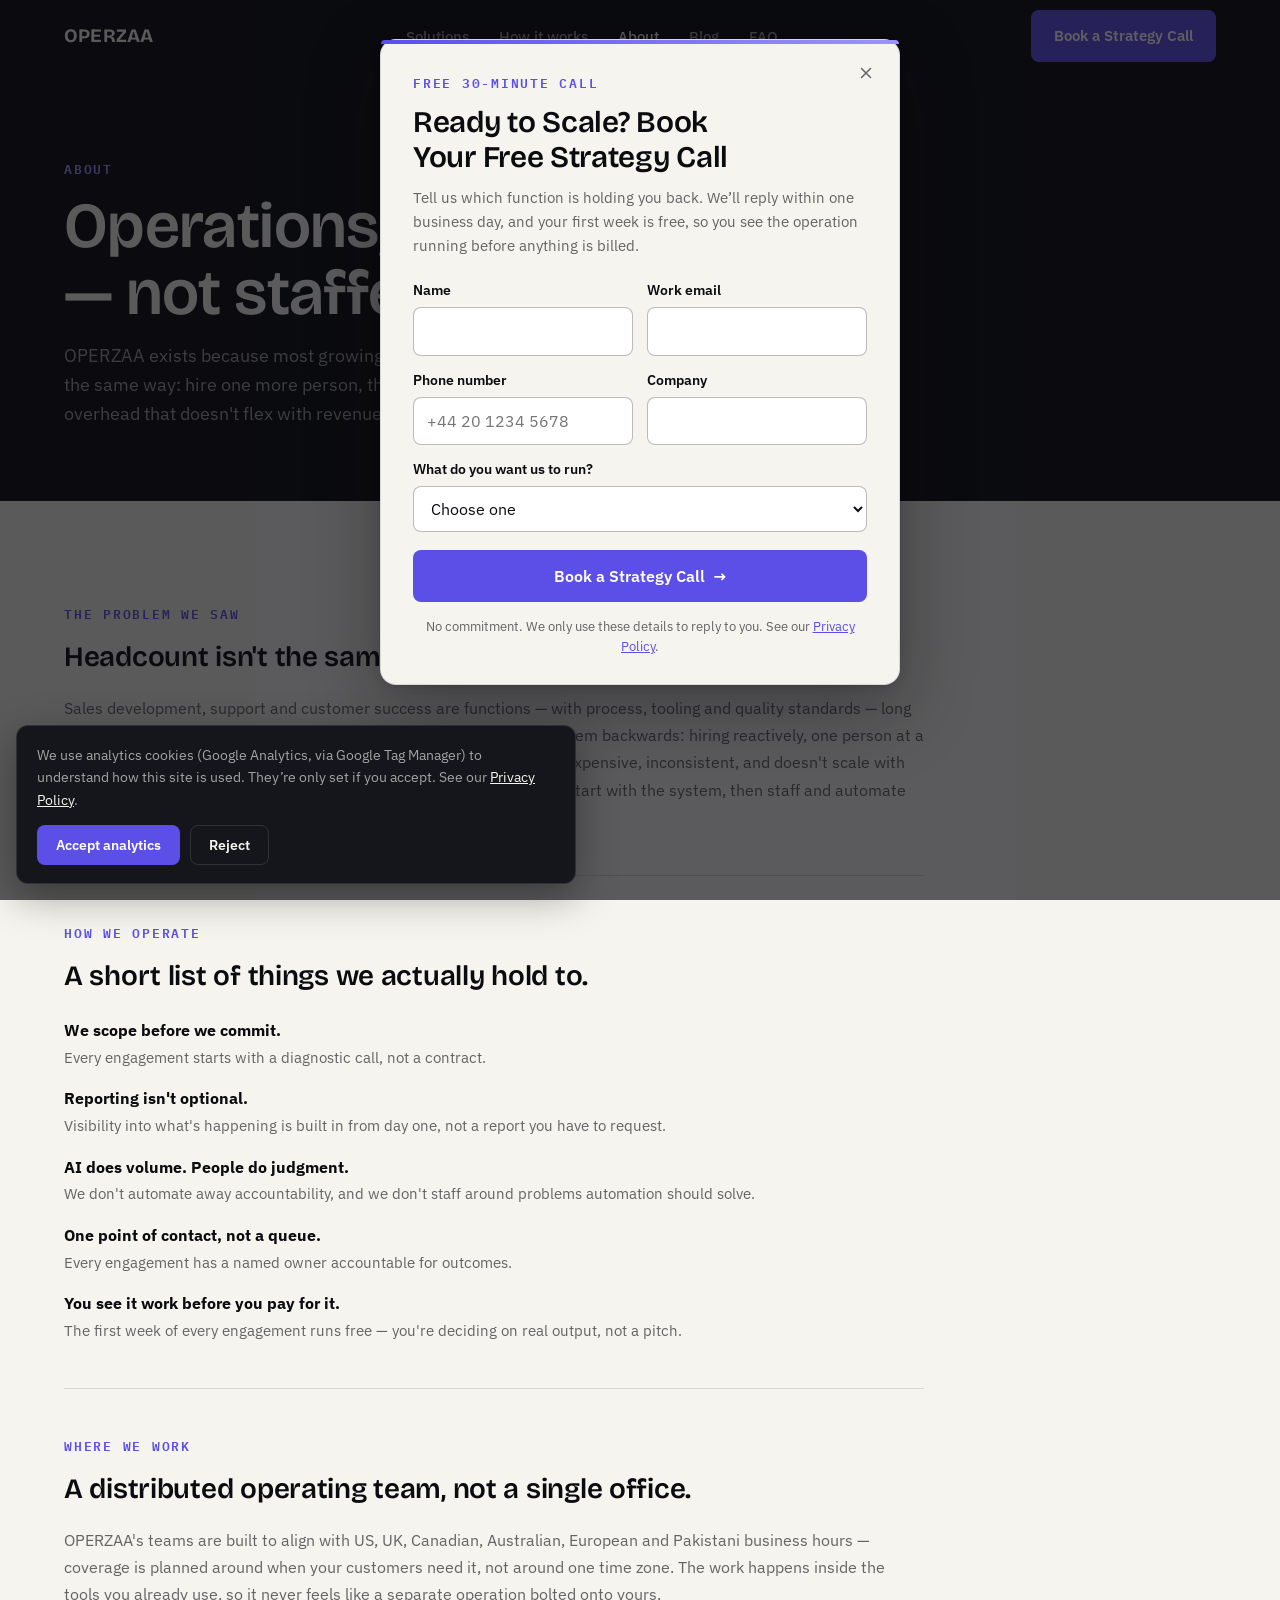
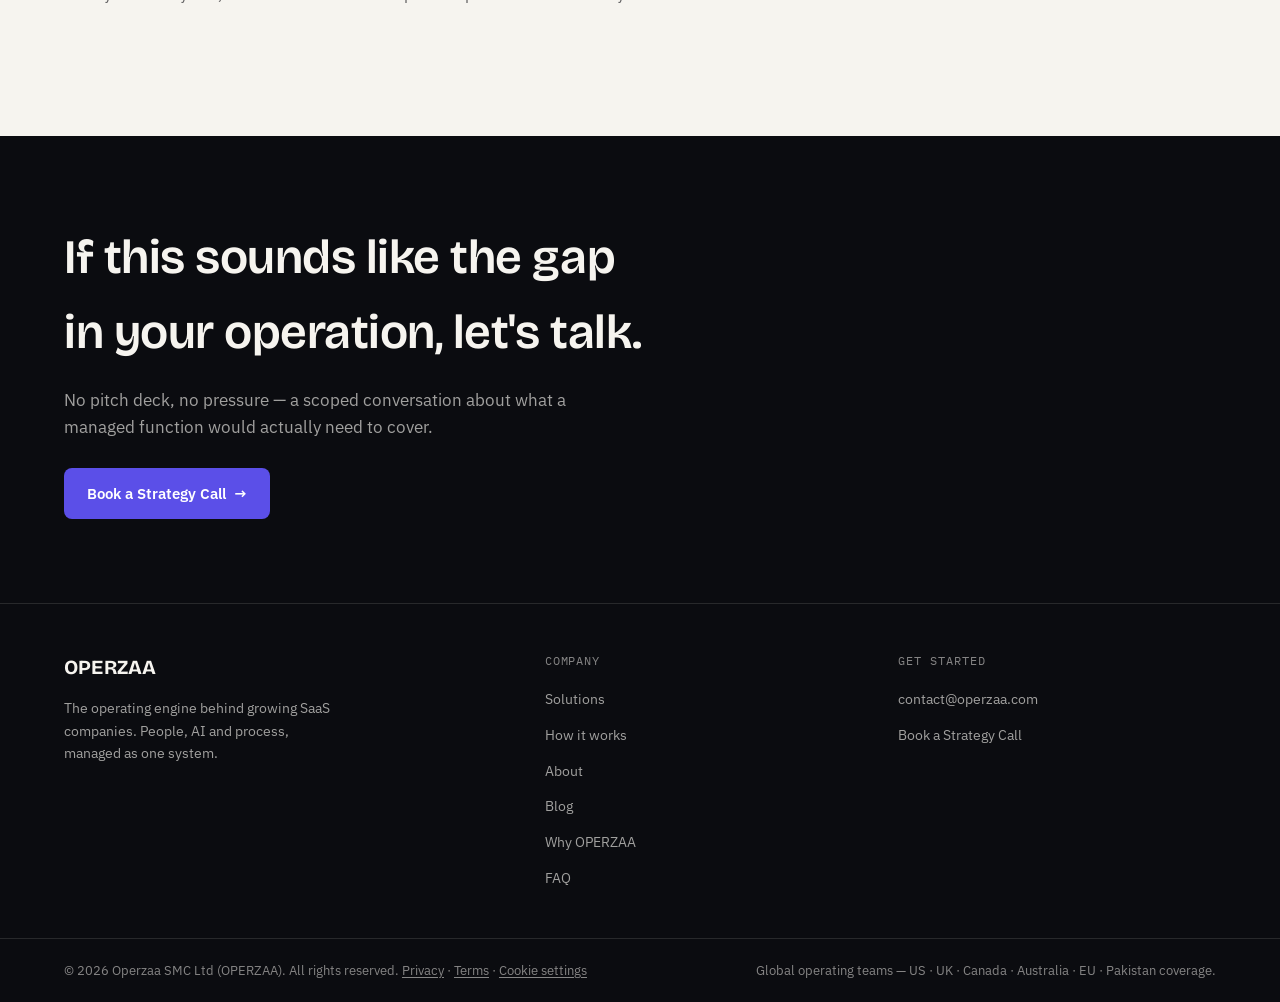
<file: about/index.html>
<!doctype html>
<html lang="en">
<head>
<meta charset="utf-8">
<meta name="viewport" content="width=device-width, initial-scale=1">
<!-- Google Consent Mode v2 defaults (must run before GTM) + Google Tag Manager -->
<script>
  window.dataLayer = window.dataLayer || [];
  function gtag(){dataLayer.push(arguments);}
  gtag('consent', 'default', {ad_storage:'denied', ad_user_data:'denied', ad_personalization:'denied', analytics_storage:'denied', functionality_storage:'granted', security_storage:'granted', wait_for_update:500});
  try{ if(localStorage.getItem('oz_consent') === 'granted' && navigator.globalPrivacyControl !== true){ gtag('consent', 'update', {analytics_storage:'granted'}); } }catch(e){}
  // GTM is loaded on the visitor's first interaction (tap, scroll, key, mouse)
  // or 5s after the page has loaded, whichever comes first, so its ~150 KB of
  // script doesn't block the first render. Consent defaults above still apply.
  (function(w, d){
    var done = false, ev = ['pointerdown', 'touchstart', 'keydown', 'scroll', 'mousemove'];
    function load(){
      if(done){ return; } done = true;
      ev.forEach(function(e){ w.removeEventListener(e, load, {passive:true}); });
      w.dataLayer.push({'gtm.start': new Date().getTime(), event: 'gtm.js'});
      ['GTM-ML9MT3TP'].forEach(function(id){
        var s = d.createElement('script'); s.async = true;
        s.src = 'https://www.googletagmanager.com/gtm.js?id=' + id;
        d.head.appendChild(s);
      });
    }
    ev.forEach(function(e){ w.addEventListener(e, load, {passive:true}); });
    w.addEventListener('load', function(){ setTimeout(load, 5000); });
  })(window, document);
</script>
<!-- End Google Tag Manager -->
<title>About — OPERZAA</title>
<meta name="description" content="OPERZAA exists because most growing SaaS companies solve operational strain by hiring one more person at a time. We think that's the wrong fix — here's our approach instead.">
<link rel="icon" href="/favicon.svg" type="image/svg+xml">
<link rel="canonical" href="https://operzaa.com/about/">
<meta property="og:site_name" content="OPERZAA">
<meta property="og:locale" content="en_GB">
<meta property="og:type" content="website">
<meta property="og:url" content="https://operzaa.com/about/">
<meta property="og:title" content="About — OPERZAA">
<meta property="og:description" content="Operations, run like a system — not staffed like a favor.">
<meta property="og:image" content="https://operzaa.com/assets/og-image.png">
<meta property="og:image:width" content="1200">
<meta property="og:image:height" content="630">
<meta property="og:image:alt" content="OPERZAA: the operating engine behind growing SaaS companies">
<meta name="twitter:card" content="summary_large_image">
<meta name="twitter:image" content="https://operzaa.com/assets/og-image.png">
<meta name="twitter:title" content="About — OPERZAA">
<meta name="twitter:description" content="Operations, run like a system — not staffed like a favor.">
<link rel="preconnect" href="https://fonts.googleapis.com">
<link rel="preconnect" href="https://fonts.gstatic.com" crossorigin>
<link rel="preload" as="style" href="https://fonts.googleapis.com/css2?family=Bricolage+Grotesque:opsz,wght@12..96,500;12..96,600;12..96,700&family=IBM+Plex+Sans:wght@400;500;600&family=IBM+Plex+Mono:wght@500;600&display=swap">
<link rel="stylesheet" href="https://fonts.googleapis.com/css2?family=Bricolage+Grotesque:opsz,wght@12..96,500;12..96,600;12..96,700&family=IBM+Plex+Sans:wght@400;500;600&family=IBM+Plex+Mono:wght@500;600&display=swap" media="print" onload="this.media='all'">
<noscript><link rel="stylesheet" href="https://fonts.googleapis.com/css2?family=Bricolage+Grotesque:opsz,wght@12..96,500;12..96,600;12..96,700&family=IBM+Plex+Sans:wght@400;500;600&family=IBM+Plex+Mono:wght@500;600&display=swap"></noscript>
<style id="site-css">@font-face{font-family:'Bricolage Fallback';src:local('Arial'),local('Liberation Sans'),local('Helvetica'),local('Roboto');size-adjust:97%;ascent-override:95.4%;descent-override:28.4%;line-gap-override:0%}@font-face{font-family:'Plex Sans Fallback';src:local('Arial'),local('Liberation Sans'),local('Helvetica'),local('Roboto');size-adjust:99%;ascent-override:103.5%;descent-override:27.8%;line-gap-override:0%}@font-face{font-family:'Plex Mono Fallback';src:local('Courier New'),local('Liberation Mono'),local('Menlo'),local('Roboto Mono');size-adjust:100%;ascent-override:102.5%;descent-override:27.5%;line-gap-override:0%}:root{--ink-950:#0B0C10;--ink-900:#15161C;--ink-800:#1F212A;--paper-050:#F6F4EF;--paper-100:#EDEAE1;--paper-200:#E1DDD1;--accent:#5B4FE8;--accent-soft:#9C93FF;--accent-dim:#3A32A6;--good:#2E9E6D;--attention:#B4700C;--on-dark-primary: var(--paper-050);--on-dark-secondary: rgba(246,244,239,.64);--on-dark-faint: rgba(246,244,239,.52);--on-dark-border: rgba(246,244,239,.12);--on-dark-surface: var(--ink-900);--on-dark-surface-2: var(--ink-800);--on-light-primary: var(--ink-950);--on-light-secondary: rgba(11,12,16,.62);--on-light-faint: rgba(11,12,16,.58);--on-light-border: rgba(11,12,16,.12);--on-light-surface: #FFFFFF;--on-light-surface-2: var(--paper-100);--font-display:'Bricolage Grotesque','Bricolage Fallback','Hanken Grotesk',system-ui,sans-serif;--font-body:'IBM Plex Sans','Plex Sans Fallback',system-ui,sans-serif;--font-mono:'IBM Plex Mono','Plex Mono Fallback','SFMono-Regular',monospace;--gutter: clamp(20px,5vw,64px);--maxw: 1320px;--radius: 10px}*,*::before,*::after{box-sizing:border-box}html{scroll-behavior:smooth;overflow-x:hidden}@media (prefers-reduced-motion: reduce){html{scroll-behavior:auto}*{animation-duration:0.001ms !important;animation-iteration-count:1 !important;transition-duration:0.001ms !important}}body{margin:0;background: var(--paper-050);color: var(--on-light-primary);font-family: var(--font-body);font-size:16px;line-height:1.55;-webkit-font-smoothing:antialiased}img{max-width:100%;display:block}h1,h2,h3,h4{font-family:var(--font-display);margin:0;text-wrap:balance;letter-spacing:-0.01em}p{margin:0}a{color:inherit}::selection{background:var(--accent);color:#fff}.mono{font-family:var(--font-mono);letter-spacing:.02em}.eyebrow{font-family:var(--font-mono);font-size:12.5px;letter-spacing:.14em;text-transform:uppercase;font-weight:600}.num{font-variant-numeric:tabular-nums}.zone{padding-block: clamp(64px,10vw,120px)}.zone-tight{padding-block: clamp(44px,7vw,84px)}.wrap{max-width:var(--maxw);margin-inline:auto;padding-inline:var(--gutter)}.z-dark{background:var(--ink-950);color:var(--on-dark-primary)}.z-light{background:var(--paper-050);color:var(--on-light-primary)}.z-ink900{background:var(--ink-900);color:var(--on-dark-primary)}.grid{display:grid;gap:32px}.stack{display:flex;flex-direction:column}.btn{display:inline-flex;align-items:center;gap:8px;font-family:var(--font-body);font-weight:600;font-size:15px;padding:13px 22px;border-radius:8px;border:1px solid transparent;cursor:pointer;text-decoration:none;white-space:nowrap;transition:transform .15s ease,background .15s ease,border-color .15s ease,opacity .15s ease}.btn:active{transform:translateY(1px)}.btn-accent{background:var(--accent);color:#fff}.btn-accent:hover{background:#4C41D6}.btn-ghost-dark{border-color:var(--on-dark-border);color:var(--on-dark-primary);background:transparent}.btn-ghost-dark:hover{border-color:rgba(246,244,239,.32);background:rgba(246,244,239,.04)}.btn-ghost-light{border-color:var(--on-light-border);color:var(--on-light-primary);background:transparent}.btn-ghost-light:hover{border-color:rgba(11,12,16,.28);background:rgba(11,12,16,.03)}.btn-arrow{transition:transform .15s ease}.btn:hover .btn-arrow{transform:translateX(3px)}.section-head{max-width:760px}.section-head .eyebrow{display:block;margin-bottom:14px}.section-head h2{font-size:clamp(28px,3.4vw,40px);font-weight:600;line-height:1.12}.section-head p.lede{margin-top:16px;font-size:17px;line-height:1.6}.on-dark .section-head .eyebrow{color:var(--accent-soft)}.on-light .section-head .eyebrow{color:var(--accent)}.on-dark .section-head p.lede{color:var(--on-dark-secondary)}.on-light .section-head p.lede{color:var(--on-light-secondary)}.reveal{opacity:1;transform:none}@media (prefers-reduced-motion: no-preference){.reveal.reveal-armed{opacity:0;transform:translateY(14px);transition:opacity .6s ease,transform .6s ease}.reveal.reveal-armed.is-visible{opacity:1;transform:none}}.nav{position:fixed;top:0;left:0;right:0;z-index:100;border-bottom:1px solid transparent;transition:background .25s ease,border-color .25s ease}.nav.is-scrolled{background:rgba(11,12,16,.78);backdrop-filter:blur(10px);border-bottom-color: var(--on-dark-border)}@media (max-width:767px){.nav.is-scrolled{background:rgba(11,12,16,.94);backdrop-filter:none}}.nav-inner{max-width:var(--maxw);margin-inline:auto;padding-inline:var(--gutter);height:72px;display:flex;align-items:center;justify-content:space-between;gap:24px}.wordmark{font-family:var(--font-display);font-weight:700;font-size:19px;letter-spacing:.01em;color:var(--on-dark-primary);text-decoration:none}.nav-links{display:flex;align-items:center;gap:30px;list-style:none;margin:0;padding:0}.nav-links a{font-size:14.5px;font-weight:500;text-decoration:none;color:var(--on-dark-secondary);transition:color .15s ease}.nav-links a:hover{color:var(--on-dark-primary)}.nav-cta{display:none}@media (min-width:860px){.nav-cta{display:inline-flex}}.nav-links{display:none}@media (min-width:860px){.nav-links{display:flex}}.hero{padding-top:calc(72px + clamp(48px,8vw,96px));padding-bottom:clamp(64px,9vw,110px);background: radial-gradient(1100px 520px at 82% -8%,rgba(91,79,232,.20),transparent 60%),var(--ink-950)}.hero-grid{display:grid;grid-template-columns:minmax(0,1fr);gap:56px;align-items:center}@media (min-width:980px){.hero-grid{grid-template-columns:1.05fr .95fr}}.hero-eyebrow{color:var(--accent-soft);margin-bottom:22px}.hero h1{font-size:clamp(36px,5.2vw,58px);font-weight:600;line-height:1.05;color:var(--on-dark-primary)}.hero-sub{margin-top:22px;max-width:520px;font-size:17.5px;line-height:1.65;color:var(--on-dark-secondary);border-left:2px solid var(--on-dark-border);padding-left:16px}.hero-ctas{display:flex;flex-wrap:wrap;gap:14px;margin-top:34px}.hero-guarantee{margin-top:18px;font-size:13.5px;color:var(--on-dark-faint)}.ops-panel{background:var(--ink-900);border:1px solid var(--on-dark-border);border-radius:14px;overflow:hidden;box-shadow:0 40px 80px -40px rgba(0,0,0,.6)}.ops-head{display:flex;align-items:center;justify-content:space-between;gap:12px;padding:16px 20px;border-bottom:1px solid var(--on-dark-border)}.ops-title{font-size:13.5px;font-weight:600;color:var(--on-dark-primary)}.ops-tag{display:inline-flex;align-items:center;gap:7px;font-size:11px;font-weight:600;letter-spacing:.06em;text-transform:uppercase;color:var(--on-dark-faint)}.ops-dot{width:6px;height:6px;border-radius:50%;background:var(--accent-soft)}@media (prefers-reduced-motion: no-preference){.ops-dot{animation:pulse 2.4s ease-in-out infinite}}@keyframes pulse{0%,100%{opacity:1}50%{opacity:.35}}.ops-body{padding:20px}.ops-stats{display:grid;grid-template-columns:repeat(3,1fr);gap:1px;background:var(--on-dark-border);border:1px solid var(--on-dark-border);border-radius:10px;overflow:hidden}.ops-stat{background:var(--ink-900);padding:14px 16px}.ops-stat .lbl{font-size:11px;color:var(--on-dark-faint);text-transform:uppercase;letter-spacing:.06em;font-weight:600}.ops-stat .val{font-family:var(--font-mono);font-size:22px;font-weight:600;color:var(--on-dark-primary);margin-top:6px}.ops-stat .delta{font-size:12px;margin-top:4px;font-weight:600}.ops-stat .delta.good{color:var(--good)}.ops-fn-list{display:flex;flex-direction:column;gap:1px;background:var(--on-dark-border);border:1px solid var(--on-dark-border);border-radius:10px;overflow:hidden}.ops-fn-row{display:grid;grid-template-columns:auto 1fr auto;align-items:center;gap:12px;background:var(--ink-900);padding:11px 14px}.ops-fn-name{font-size:12.5px;font-weight:600;color:var(--on-dark-primary);min-width:108px}.ops-fn-metric{font-family:var(--font-mono);font-size:12px;color:var(--on-dark-faint);text-align:right}.ops-spark{margin-top:18px}.ops-spark .lbl{font-size:11px;color:var(--on-dark-faint);text-transform:uppercase;letter-spacing:.06em;font-weight:600;margin-bottom:10px;display:block}.ops-queue{margin-top:18px;display:flex;flex-direction:column;gap:8px}.ops-row{display:flex;align-items:center;gap:10px;font-size:13px;color:var(--on-dark-secondary);padding:9px 10px;border:1px solid var(--on-dark-border);border-radius:8px}.pill{font-size:10.5px;font-weight:700;letter-spacing:.05em;text-transform:uppercase;padding:3px 8px;border-radius:20px;display:inline-flex;align-items:center;gap:5px;flex-shrink:0}.pill::before{content:'';width:6px;height:6px;border-radius:50%;background:currentColor}.pill-good{background:rgba(46,158,109,.14);color:#3BB37E}.pill-progress{background:rgba(156,147,255,.16);color:var(--accent-soft)}.pill-attention{background:rgba(180,112,12,.16);color:#E0A64C}.ops-row .rt{margin-left:auto;font-family:var(--font-mono);font-size:11.5px;color:var(--on-dark-faint)}.ops-caption{margin-top:16px;font-size:11.5px;color:var(--on-dark-faint);font-style:italic}.ops-funnel{margin-top:18px;display:flex;flex-direction:column;gap:8px}.ops-funnel-row{display:grid;grid-template-columns:112px 1fr 40px;align-items:center;gap:10px}.ops-funnel-row .fl{font-size:12px;color:var(--on-dark-secondary)}.ops-funnel-track{height:8px;background:rgba(246,244,239,.07);border-radius:4px;overflow:hidden}.ops-funnel-fill{height:100%;border-radius:4px;background:linear-gradient(90deg,var(--accent-dim),var(--accent))}.ops-funnel-row .fv{font-family:var(--font-mono);font-size:12px;color:var(--on-dark-faint);text-align:right}@media (max-width:480px){.ops-head{padding:14px 16px;flex-wrap:wrap;row-gap:6px}.ops-body{padding:14px}.ops-fn-row{grid-template-columns:minmax(0,1fr) auto;row-gap:4px;padding:10px 12px}.ops-fn-name{min-width:0}.ops-fn-metric{grid-column:1 / -1;grid-row:2;text-align:left}}.strip{border-top:1px solid var(--on-dark-border)}.strip-inner{display:grid;gap:22px}@media (min-width:760px){.strip-inner{grid-template-columns:repeat(3,1fr)}}.strip-item{font-size:14.5px;color:var(--on-dark-secondary);padding-block:22px;border-top:1px solid var(--on-dark-border)}@media (min-width:760px){.strip-item{border-top:none;border-left:1px solid var(--on-dark-border);padding-left:22px;padding-block:0}.strip-item:first-child{border-left:none;padding-left:0}}.strip-item strong{display:block;color:var(--on-dark-primary);font-weight:600;margin-bottom:4px}.cascade-dark{background:var(--ink-950);color:var(--on-dark-primary);padding-top:clamp(72px,10vw,120px);padding-bottom:0}.cascade-line{display:flex;flex-direction:column;align-items:flex-start;gap:0;max-width:760px}.cascade-step{position:relative;padding-left:34px;padding-block:20px}.cascade-step::before{content:'';position:absolute;left:5px;top:28px;width:9px;height:9px;border-radius:50%;background:var(--on-dark-faint);border:2px solid var(--ink-950)}.cascade-step::after{content:'';position:absolute;left:9px;top:38px;bottom:-20px;width:1px;background:var(--on-dark-border)}.cascade-step:last-child::after{display:none}.cascade-step p{font-size:clamp(19px,2.4vw,25px);font-weight:500;color:var(--on-dark-primary);line-height:1.35}.cascade-step.symptoms p{font-size:16.5px;font-weight:400;color:var(--on-dark-secondary);line-height:1.7;max-width:600px}.cascade-pivot{position:relative;margin-top:8px;background:var(--paper-050);color:var(--on-light-primary);border-radius:22px 22px 0 0;padding:clamp(48px,7vw,72px) 0 clamp(56px,8vw,90px)}.cascade-pivot::before{content:'';position:absolute;left:34px;top:-1px;width:1px;height:36px;background:var(--accent)}.cascade-brand{padding-left:34px;position:relative}.cascade-brand::before{content:'';position:absolute;left:5px;top:8px;width:11px;height:11px;border-radius:50%;background:var(--accent);box-shadow:0 0 0 5px rgba(91,79,232,.16)}.cascade-brand .word{font-family:var(--font-display);font-weight:700;font-size:clamp(28px,4vw,40px);letter-spacing:.01em}.cascade-brand .desc{margin-top:10px;font-size:16.5px;color:var(--on-light-secondary);max-width:520px}.cascade-outcome{margin-top:30px;padding-left:34px;font-family:var(--font-display);font-weight:600;font-size:clamp(24px,3vw,32px);color:var(--on-light-primary);max-width:640px;text-wrap:balance}.model-flow{display:flex;flex-direction:column;align-items:center;margin-top:56px;text-align:center}.model-node-label{font-family:var(--font-mono);font-size:12px;font-weight:600;letter-spacing:.06em;text-transform:uppercase;color:var(--on-light-secondary);border:1px solid var(--on-light-border);border-radius:20px;padding:9px 20px;background:var(--on-light-surface);display:inline-block}.model-connector{width:1px;height:30px;background:var(--on-light-border)}.model-core{margin-block:2px;display:flex;flex-direction:column;align-items:center}.model-core-word{font-family:var(--font-display);font-weight:700;font-size:clamp(26px,3.6vw,36px);color:var(--on-light-primary);letter-spacing:.01em}.model-core-caption{margin-top:8px;font-size:13px;color:var(--accent);font-weight:600}.model-functions-wrap{position:relative;width:100%;max-width:940px;margin-top:30px;padding-top:28px;border-top:1px solid var(--accent)}.model-functions{display:grid;grid-template-columns:repeat(5,1fr);gap:14px}@media (max-width:900px){.model-functions{grid-template-columns:repeat(2,1fr)}}@media (max-width:520px){.model-functions{grid-template-columns:1fr}}.model-fn{position:relative;border:1px solid var(--on-light-border);border-radius:12px;padding:18px 16px;background:var(--on-light-surface);text-align:left}.model-fn::before{content:'';position:absolute;top:-29px;left:50%;width:1px;height:28px;background:var(--accent);transform:translateX(-50%)}@media (max-width:900px){.model-fn::before{display:none}.model-functions-wrap{border-top-color:var(--on-light-border)}.model-fn{border-top:2px solid var(--accent)}}.fn-label{display:block;font-size:14.5px;font-weight:600;color:var(--on-light-primary)}.fn-desc{display:block;margin-top:6px;font-size:12.5px;color:var(--on-light-secondary)}.tabs{display:flex;flex-wrap:wrap;gap:8px;margin-top:44px;border-bottom:1px solid var(--on-light-border);padding-bottom:0}.tab-btn{font-family:var(--font-body);font-weight:600;font-size:14.5px;padding:12px 4px;margin-right:26px;background:none;border:none;cursor:pointer;color:var(--on-light-faint);border-bottom:2px solid transparent;margin-bottom:-1px;transition:color .15s ease,border-color .15s ease}.tab-btn:hover{color:var(--on-light-primary)}.tab-btn[aria-selected="true"]{color:var(--on-light-primary);border-bottom-color:var(--accent)}.tab-panel{display:none;padding-top:34px}.tab-panel.is-active{display:block}.tab-panel .intro{font-size:18px;line-height:1.6;max-width:660px;color:var(--on-light-primary)}.cap-list{display:flex;flex-wrap:wrap;gap:9px;margin-top:24px}.cap-tag{font-size:13px;font-weight:500;padding:8px 14px;border-radius:20px;border:1px solid var(--on-light-border);color:var(--on-light-secondary);background:var(--on-light-surface)}.team-banner{margin-top:56px;padding:28px 30px;border:1px solid var(--on-light-border);border-radius:14px;background:var(--paper-100);display:grid;gap:16px}@media (min-width:760px){.team-banner{grid-template-columns:auto 1fr;align-items:center}}.team-banner .kicker{font-family:var(--font-mono);font-size:11.5px;font-weight:600;letter-spacing:.08em;text-transform:uppercase;color:var(--accent);white-space:nowrap}.team-banner p{font-size:15px;line-height:1.6;color:var(--on-light-secondary)}.team-banner strong{color:var(--on-light-primary)}.split{display:grid;gap:0;margin-top:52px;border:1px solid var(--on-dark-border);border-radius:14px;overflow:hidden}@media (min-width:820px){.split{grid-template-columns:1fr 1fr}}.split-col{padding:34px 32px}.split-col.human{background:var(--ink-900)}.split-col.ai{background:var(--ink-950);border-top:1px solid var(--on-dark-border)}@media (min-width:820px){.split-col.ai{border-top:none;border-left:1px solid var(--on-dark-border)}}.split-col .kicker{font-family:var(--font-mono);font-size:12px;letter-spacing:.1em;text-transform:uppercase;font-weight:600;color:var(--accent-soft)}.split-col h3{margin-top:14px;font-size:22px;font-weight:600;color:var(--on-dark-primary)}.split-col ul{list-style:none;margin:18px 0 0;padding:0;display:flex;flex-direction:column;gap:11px}.split-col li{font-size:14.5px;color:var(--on-dark-secondary);padding-left:18px;position:relative}.split-col li::before{content:'—';position:absolute;left:0;color:var(--on-dark-faint)}.split-note{padding:22px 32px;background:var(--ink-800);font-size:14px;color:var(--on-dark-secondary);border-top:1px solid var(--on-dark-border)}.split-note strong{color:var(--on-dark-primary)}.steps{margin-top:48px;display:grid;gap:0}.step{display:grid;grid-template-columns:56px 1fr;gap:24px;padding-block:26px;border-top:1px solid var(--on-light-border)}.step:last-child{border-bottom:1px solid var(--on-light-border)}.step .idx{font-family:var(--font-mono);font-size:14px;color:var(--accent);font-weight:600;padding-top:2px}.step h3{font-size:18px;font-weight:600}.step p{margin-top:8px;font-size:14.5px;line-height:1.65;color:var(--on-light-secondary);max-width:600px}.fit-grid{display:grid;gap:16px;margin-top:40px}@media (min-width:760px){.fit-grid{grid-template-columns:1fr 1fr}}.fit-item{display:flex;gap:14px;padding:20px 22px;border:1px solid var(--on-light-border);border-radius:12px;background:var(--on-light-surface)}.fit-check{flex-shrink:0;width:20px;height:20px;margin-top:2px;color:var(--accent)}.fit-item p{font-size:14.5px;line-height:1.55;color:var(--on-light-secondary)}.fit-item strong{color:var(--on-light-primary);display:block;font-size:14.5px;margin-bottom:3px}.quad{display:grid;gap:1px;background:var(--on-dark-border);border:1px solid var(--on-dark-border);border-radius:14px;overflow:hidden;margin-top:48px}@media (min-width:760px){.quad{grid-template-columns:repeat(2,1fr)}}.quad-item{background:var(--ink-900);padding:28px 30px}.quad-item .not{font-size:14px;color:var(--on-dark-faint);text-decoration:line-through;text-decoration-color:rgba(246,244,239,.3)}.quad-item .is{margin-top:8px;font-family:var(--font-display);font-size:20px;font-weight:600;color:var(--on-dark-primary)}.fit-line{margin-top:32px;font-size:14.5px;line-height:1.6;color:var(--on-dark-secondary);max-width:680px}.proof-box{margin-top:40px;border:1px solid var(--on-light-border);border-radius:14px;padding:clamp(28px,4vw,44px);background:var(--on-light-surface);display:grid;gap:28px}@media (min-width:900px){.proof-box{grid-template-columns:1fr 1fr}}.proof-box h3{font-size:20px;font-weight:600;max-width:360px}.proof-list{display:flex;flex-direction:column;gap:16px}.proof-list-item{display:flex;gap:12px;font-size:14.5px;line-height:1.6;color:var(--on-light-secondary)}.proof-list-item .mk{font-family:var(--font-mono);color:var(--accent);font-weight:600;flex-shrink:0}.faq{margin-top:40px;border-top:1px solid var(--on-light-border)}.faq details{border-bottom:1px solid var(--on-light-border);padding-block:20px}.faq summary{cursor:pointer;list-style:none;display:flex;align-items:center;justify-content:space-between;gap:20px;font-size:16.5px;font-weight:500;color:var(--on-light-primary)}.faq summary::-webkit-details-marker{display:none}.faq summary .plus{font-family:var(--font-mono);font-size:20px;color:var(--on-light-faint);flex-shrink:0;transition:transform .2s ease}.faq details[open] summary .plus{transform:rotate(45deg)}.faq .a{margin-top:14px;font-size:14.5px;line-height:1.7;color:var(--on-light-secondary);max-width:680px}.final-cta{text-align:left}.final-cta h2{font-size:clamp(30px,4.4vw,48px);font-weight:600;max-width:720px;color:var(--on-dark-primary)}.final-cta p.lede{margin-top:18px;font-size:17px;color:var(--on-dark-secondary);max-width:560px}.final-ctas{display:flex;flex-wrap:wrap;gap:14px;margin-top:34px}.footer{border-top:1px solid var(--on-dark-border)}.footer-top{display:grid;gap:36px;padding-block:48px}@media (min-width:760px){.footer-top{grid-template-columns:1.4fr 1fr 1fr}}.footer-brand .wordmark{font-size:20px}.footer-brand p{margin-top:14px;font-size:14px;color:var(--on-dark-secondary);max-width:280px;line-height:1.6}.footer-col .h{font-family:var(--font-mono);font-size:11.5px;letter-spacing:.08em;text-transform:uppercase;color:var(--on-dark-faint);margin-bottom:16px}.footer-col ul{list-style:none;margin:0;padding:0;display:flex;flex-direction:column;gap:11px}.footer-col a{font-size:14px;color:var(--on-dark-secondary);text-decoration:none}.footer-col a:hover{color:var(--on-dark-primary)}.footer-bottom{display:flex;flex-wrap:wrap;gap:12px;justify-content:space-between;padding-block:22px;border-top:1px solid var(--on-dark-border);font-size:12.5px;color:var(--on-dark-faint)}.on-light .eyebrow{color:var(--accent)}.on-dark .eyebrow{color:var(--accent-soft)}.section-head h2,.section-head h1{font-size:clamp(28px,3.4vw,40px);font-weight:600;line-height:1.12;font-family:var(--font-display);margin:0;text-wrap:balance;letter-spacing:-0.01em}.nav-mobile{display:block;position:relative}@media (min-width:860px){.nav-mobile{display:none}}.nav-mobile summary{list-style:none;cursor:pointer;color:var(--on-dark-primary);width:32px;height:32px;display:flex;align-items:center;justify-content:center}.nav-mobile summary::-webkit-details-marker{display:none}.nav-burger-lines{display:flex;flex-direction:column;gap:5px;width:20px}.nav-burger-lines span{display:block;height:1.5px;background:var(--on-dark-primary);border-radius:1px}.nav-mobile[open] .nav-burger-lines span:nth-child(1){transform:translateY(6.5px) rotate(45deg)}.nav-mobile[open] .nav-burger-lines span:nth-child(2){opacity:0}.nav-mobile[open] .nav-burger-lines span:nth-child(3){transform:translateY(-6.5px) rotate(-45deg)}.nav-mobile-panel{position:fixed;top:72px;left:0;right:0;background:var(--ink-950);border-bottom:1px solid var(--on-dark-border);padding:8px var(--gutter) 24px;display:flex;flex-direction:column}.nav-mobile-panel a{padding:14px 0;font-size:16px;font-weight:500;color:var(--on-dark-secondary);text-decoration:none;border-bottom:1px solid var(--on-dark-border)}.nav-mobile-panel a:last-of-type{border-bottom:none}.nav-mobile-panel .btn{margin-top:16px;justify-content:center}.nav-links a[aria-current="page"]{color:var(--on-dark-primary)}.page-header{padding-top:calc(72px + clamp(44px,8vw,88px));padding-bottom:clamp(44px,7vw,72px)}.page-header .section-head{max-width:920px}.page-header .section-head h1{font-size:clamp(38px,5.6vw,64px);line-height:1.04}.page-header .section-head p.lede{max-width:660px;font-size:18px}.solutions-detail{display:flex;flex-direction:column;margin-top:8px}.solution-block{padding-block:44px;border-top:1px solid var(--on-light-border)}.solution-block:first-child{border-top:none;padding-top:16px}.solution-block-head{display:flex;flex-direction:column;gap:10px;max-width:760px}.solution-block-head h2{font-size:clamp(22px,2.6vw,28px);font-weight:600}.solution-intro{margin-top:14px;font-size:16px;line-height:1.65;color:var(--on-light-secondary);max-width:740px}.page-cta{margin-top:56px;display:flex;justify-content:flex-start}.workflow-stages{display:flex;align-items:stretch;gap:0;margin-top:2px;flex-wrap:wrap}.wf-stage{flex:1 1 190px;min-width:170px;background:var(--ink-950);border:1px solid var(--on-dark-border);border-radius:10px;padding:16px;display:flex;flex-direction:column;gap:8px}.wf-num{font-family:var(--font-mono);font-size:11px;color:var(--on-dark-faint);font-weight:600}.wf-pill{align-self:flex-start;font-size:10px;font-weight:700;letter-spacing:.05em;text-transform:uppercase;padding:3px 9px;border-radius:20px}.wf-pill-in{background:rgba(246,244,239,.10);color:var(--on-dark-secondary)}.wf-pill-ai{background:rgba(156,147,255,.18);color:var(--accent-soft)}.wf-pill-handoff{background:rgba(180,112,12,.16);color:#E0A64C}.wf-pill-human{background:rgba(46,158,109,.16);color:var(--good)}.wf-desc{font-size:13px;color:var(--on-dark-primary);line-height:1.5}.wf-meta{font-size:11px;color:var(--on-dark-faint);font-family:var(--font-mono);margin-top:auto;padding-top:4px}.wf-arrow{display:flex;align-items:center;justify-content:center;padding-inline:8px;color:var(--on-dark-faint);font-size:16px;flex:0 0 auto}@media (max-width:760px){.workflow-stages{flex-direction:column}.wf-arrow{transform:rotate(90deg);padding-block:2px;align-self:center}}.steps-detail{display:flex;flex-direction:column;margin-top:8px}.step-detail{padding-block:40px;border-top:1px solid var(--on-light-border)}.step-detail:first-child{border-top:none;padding-top:16px}.step-detail-head{display:flex;align-items:baseline;gap:16px}.step-detail-head .idx{font-family:var(--font-mono);font-size:14px;color:var(--accent);font-weight:600}.step-detail-head h2{font-size:clamp(20px,2.4vw,26px);font-weight:600}.step-detail-body{margin-top:12px;font-size:16px;line-height:1.65;color:var(--on-light-secondary);max-width:740px}.step-sub{display:grid;gap:20px;margin-top:22px;max-width:860px}@media (min-width:700px){.step-sub{grid-template-columns:1fr 1fr}}.step-sub-label{display:block;font-family:var(--font-mono);font-size:11px;font-weight:600;letter-spacing:.06em;text-transform:uppercase;color:var(--on-light-faint);margin-bottom:6px}.step-sub p{font-size:13.5px;line-height:1.6;color:var(--on-light-secondary)}.diag-list{display:flex;flex-direction:column;gap:16px;margin-top:32px;max-width:820px}.diag-item{display:flex;gap:14px;font-size:15px;line-height:1.6;color:var(--on-dark-secondary)}.diag-item .mk{font-family:var(--font-mono);color:var(--accent-soft);font-weight:600;flex-shrink:0}.about-block{padding-block:44px;border-top:1px solid var(--on-light-border);max-width:860px}.about-block:first-child{border-top:none;padding-top:16px}.about-block h2{margin-top:10px;font-size:clamp(22px,2.6vw,28px);font-weight:600}.about-block>p{margin-top:16px;font-size:16px;line-height:1.7;color:var(--on-light-secondary)}.principle-list{display:flex;flex-direction:column;gap:16px;margin-top:20px}.principle-item{font-size:15px;line-height:1.65;color:var(--on-light-secondary)}.principle-item strong{color:var(--on-light-primary);display:block;margin-bottom:2px;font-size:15.5px}.sol-preview-grid{display:grid;gap:14px;margin-top:40px}@media (min-width:700px){.sol-preview-grid{grid-template-columns:repeat(3,1fr)}}@media (min-width:1000px){.sol-preview-grid{grid-template-columns:repeat(5,1fr)}}.sol-preview-card{border:1px solid var(--on-light-border);border-radius:12px;padding:18px 16px;background:var(--on-light-surface)}.sol-preview-card .fn-label{display:block;font-size:14px;font-weight:600;color:var(--on-light-primary)}.sol-preview-card .fn-desc{display:block;margin-top:6px;font-size:12.5px;line-height:1.5;color:var(--on-light-secondary)}.blog-grid{display:flex;flex-direction:column;margin-top:8px}.blog-card{display:block;padding-block:32px;border-top:1px solid var(--on-light-border);text-decoration:none;color:inherit}.blog-card:first-child{border-top:none;padding-top:16px}.blog-card time{font-family:var(--font-mono);font-size:12px;font-weight:600;letter-spacing:.06em;text-transform:uppercase;color:var(--on-light-faint)}.blog-card h2{margin-top:10px;font-size:clamp(20px,2.4vw,26px);font-weight:600;color:var(--on-light-primary)}.blog-card p{margin-top:10px;font-size:15px;line-height:1.65;color:var(--on-light-secondary);max-width:700px}.blog-card .read-more{display:inline-block;margin-top:14px;font-size:13.5px;font-weight:600;color:var(--accent)}.blog-empty{padding-block:32px;border-top:1px solid var(--on-light-border);font-size:15px;color:var(--on-light-secondary);max-width:600px}.article-meta{display:flex;gap:10px;align-items:center;font-family:var(--font-mono);font-size:12px;font-weight:600;letter-spacing:.06em;text-transform:uppercase;color:var(--on-dark-faint)}.article-body{max-width:720px;margin-top:8px}.article-body p{font-size:16.5px;line-height:1.75;color:var(--on-light-secondary);margin-top:20px}.article-body p:first-child{margin-top:0}.article-body h2{margin-top:40px;font-size:clamp(21px,2.4vw,26px);font-weight:600;color:var(--on-light-primary)}.article-body strong{color:var(--on-light-primary)}.article-back{display:inline-block;margin-bottom:24px;font-size:13.5px;font-weight:600;color:var(--accent);text-decoration:none}.contact-grid{display:grid;gap:40px}@media (min-width:900px){.contact-grid{grid-template-columns:1.3fr .7fr;gap:64px}}.contact-form{display:grid;gap:18px;max-width:720px}@media (min-width:640px){.contact-form .row-2{display:grid;grid-template-columns:1fr 1fr;gap:18px}}.contact-form .row-2{display:grid;gap:18px}.field{display:flex;flex-direction:column;gap:7px}.field label{font-size:14px;font-weight:600;color:var(--on-light-primary)}.field .opt{font-weight:400;color:var(--on-light-faint)}.field input,.field select,.field textarea{font:inherit;font-size:16px;color:var(--on-light-primary);background:var(--on-light-surface);border:1px solid rgba(11,12,16,.28);border-radius:8px;padding:12px 14px;width:100%}.field textarea{min-height:140px;resize:vertical}.field input:focus,.field select:focus,.field textarea:focus{outline:2px solid var(--accent);outline-offset:1px;border-color:var(--accent)}.form-hp{position:absolute;left:-9999px;width:1px;height:1px;overflow:hidden}.form-note{font-size:13.5px;line-height:1.6;color:var(--on-light-secondary)}.form-note a{color:var(--accent)}.contact-form .btn{justify-self:start}.contact-aside{display:flex;flex-direction:column;gap:22px;font-size:15px;line-height:1.65;color:var(--on-light-secondary)}.contact-aside h2{font-size:20px;font-weight:600;color:var(--on-light-primary);margin-bottom:6px}.contact-aside a{color:var(--accent);font-weight:600}.cc-banner{position:fixed;left:16px;right:16px;bottom:16px;z-index:100;max-width:560px;background:var(--ink-900);color:var(--on-dark-primary);border:1px solid var(--on-dark-border);border-radius:12px;padding:18px 20px;box-shadow:0 12px 40px rgba(0,0,0,.35);font-size:14px;line-height:1.6}.cc-banner p{color:var(--on-dark-secondary)}.cc-banner a{color:var(--on-dark-primary)}.cc-actions{display:flex;flex-wrap:wrap;gap:10px;margin-top:14px}.cc-actions .btn{padding:10px 18px;font-size:14px}.cc-link{background:none;border:0;padding:0;font:inherit;color:inherit;text-decoration:underline;text-underline-offset:2px;cursor:pointer}.oz-modal{position:fixed;inset:0;z-index:150;display:flex;align-items:center;justify-content:center;padding:24px 16px calc(24px + var(--oz-cc-offset,0px));background:rgba(11,12,16,.66);overflow-y:auto;overscroll-behavior:contain;opacity:0;transition:opacity .28s ease}.oz-modal.is-open{opacity:1}.oz-modal[hidden]{display:none}.oz-modal-card{position:relative;width:100%;max-width:520px;margin:auto;background:var(--paper-050);color:var(--on-light-primary);border:1px solid var(--on-light-border);border-radius:16px;box-shadow:0 24px 70px rgba(11,12,16,.35),0 2px 8px rgba(11,12,16,.12);padding:34px 32px 28px;transform:translateY(14px) scale(.98);transition:transform .32s cubic-bezier(.2,.8,.2,1)}.oz-modal.is-open .oz-modal-card{transform:none}.oz-modal-card:focus{outline:none}.oz-modal-card::before{content:"";position:absolute;left:0;right:0;top:0;height:4px;border-radius:16px 16px 0 0;background:linear-gradient(90deg,var(--accent),var(--accent-soft))}.oz-modal-close{position:absolute;top:14px;right:14px;width:38px;height:38px;border-radius:999px;display:inline-flex;align-items:center;justify-content:center;background:transparent;border:1px solid transparent;color:var(--on-light-secondary);cursor:pointer;transition:background .15s ease,color .15s ease}.oz-modal-close:hover{background:rgba(11,12,16,.06);color:var(--on-light-primary)}.oz-modal-close:focus-visible{outline:2px solid var(--accent);outline-offset:1px}.oz-modal-close svg{width:18px;height:18px}.oz-modal .eyebrow{display:block;color:var(--accent);margin-bottom:12px}.oz-modal h2{font-size:clamp(24px,4.4vw,30px);font-weight:600;line-height:1.15;padding-right:28px}.oz-modal .oz-modal-sub{margin:12px 0 0;font-size:15px;line-height:1.6;color:var(--on-light-secondary)}.oz-modal-form{display:grid;gap:14px;margin-top:22px}.oz-modal-form .row-2{display:grid;gap:14px}@media (min-width:360px){.oz-modal-form .row-2{grid-template-columns:1fr 1fr}}.oz-modal-form .field{gap:6px}.oz-modal-form .field label{font-size:13.5px}.oz-modal-form .field input,.oz-modal-form .field select{padding:11px 13px}.oz-modal-form .btn{width:100%;justify-content:center;margin-top:4px;padding:15px 22px;font-size:16px}.oz-modal-form .form-note{margin:0;font-size:12.5px;text-align:center}html.oz-modal-lock,html.oz-modal-lock body{overflow:hidden}@media (max-width:479px){.oz-modal{padding:12px 12px calc(12px + var(--oz-cc-offset,0px))}.oz-modal-card{padding:26px 18px 20px;border-radius:14px}.oz-modal .eyebrow{font-size:11.5px;margin-bottom:8px}.oz-modal h2{font-size:22px}.oz-modal .oz-modal-sub{font-size:14px;margin-top:8px;line-height:1.5}.oz-modal-form{gap:10px;margin-top:16px}.oz-modal-form .row-2{gap:10px}.oz-modal-form .field{gap:4px}.oz-modal-form .field label{font-size:13px}.oz-modal-form .field input,.oz-modal-form .field select{padding:10px 12px}}.cc-banner{z-index:160}</style>
<script type="application/ld+json">{"@context":"https://schema.org","@graph":[{"@type":"Organization","@id":"https://operzaa.com/#organization","name":"OPERZAA","legalName":"Operzaa SMC Ltd","alternateName":["Operzaa","Operzaa SMC"],"url":"https://operzaa.com/","logo":"https://operzaa.com/favicon.svg","email":"contact@operzaa.com","description":"OPERZAA is the operating engine behind growing SaaS companies: sales development, customer support, customer success, AI and automation, and SaaS operations run by specialized teams and AI as one managed function.","areaServed":[{"@type":"Country","name":"United Kingdom"},{"@type":"Place","name":"Europe"},{"@type":"Country","name":"United States"},{"@type":"Country","name":"Pakistan"}],"contactPoint":[{"@type":"ContactPoint","contactType":"sales","email":"contact@operzaa.com","url":"https://operzaa.com/contact/","availableLanguage":["en"]}],"knowsAbout":["SaaS operations","Sales development","SDR outsourcing","Customer support","Customer success","AI automation","Managed operations"]},{"@type":"AboutPage","url":"https://operzaa.com/about/","about":{"@id":"https://operzaa.com/#organization"}}]}</script>
</head>
<body>
<!-- Google Tag Manager (noscript) -->
<noscript><iframe src="https://www.googletagmanager.com/ns.html?id=GTM-ML9MT3TP" height="0" width="0" style="display:none;visibility:hidden"></iframe></noscript>
<!-- End Google Tag Manager (noscript) -->
<nav class="nav" id="nav">
  <div class="nav-inner">
    <a href="/" class="wordmark">OPERZAA</a>
    <ul class="nav-links" id="navLinks">
      <li><a href="/solutions/">Solutions</a></li>
      <li><a href="/how-it-works/">How it works</a></li>
      <li><a href="/about/" aria-current="page">About</a></li>
      <li><a href="/blog/">Blog</a></li>
      <li><a href="/#faq">FAQ</a></li>
    </ul>
    <a href="/contact/" class="btn btn-accent nav-cta">Book a Strategy Call</a>
    <details class="nav-mobile" id="navMobile">
      <summary aria-label="Open menu"><span class="nav-burger-lines"><span></span><span></span><span></span></span></summary>
      <div class="nav-mobile-panel">
        <a href="/solutions/">Solutions</a>
        <a href="/how-it-works/">How it works</a>
        <a href="/about/">About</a>
        <a href="/blog/">Blog</a>
        <a href="/#faq">FAQ</a>
        <a href="/contact/" class="btn btn-accent">Book a Strategy Call</a>
      </div>
    </details>
  </div>
</nav>
<main>
  <div class="page-header z-dark on-dark">
    <div class="wrap">
      <div class="section-head">
        <span class="eyebrow">About</span>
        <h1>Operations, run like a system — not staffed like a favor.</h1>
        <p class="lede">OPERZAA exists because most growing SaaS companies solve operational strain the same way: hire one more person, then another, until the org is carrying overhead that doesn't flex with revenue. We think that's the wrong fix.</p>
      </div>
    </div>
  </div>

  <section class="zone-tight z-light on-light">
    <div class="wrap">

      <div class="about-block">
        <span class="eyebrow">The problem we saw</span>
        <h2>Headcount isn't the same as capability.</h2>
        <p>Sales development, support and customer success are functions — with process, tooling and quality standards — long before they're a headcount line. Most growing SaaS companies build them backwards: hiring reactively, one person at a time, without the system around them. The result is a function that's expensive, inconsistent, and doesn't scale with the business. We built OPERZAA to fix that from the other direction — start with the system, then staff and automate around it.</p>
      </div>

      <div class="about-block">
        <span class="eyebrow">How we operate</span>
        <h2>A short list of things we actually hold to.</h2>
        <div class="principle-list">
          <div class="principle-item"><strong>We scope before we commit.</strong> Every engagement starts with a diagnostic call, not a contract.</div>
          <div class="principle-item"><strong>Reporting isn't optional.</strong> Visibility into what's happening is built in from day one, not a report you have to request.</div>
          <div class="principle-item"><strong>AI does volume. People do judgment.</strong> We don't automate away accountability, and we don't staff around problems automation should solve.</div>
          <div class="principle-item"><strong>One point of contact, not a queue.</strong> Every engagement has a named owner accountable for outcomes.</div>
          <div class="principle-item"><strong>You see it work before you pay for it.</strong> The first week of every engagement runs free — you're deciding on real output, not a pitch.</div>
        </div>
      </div>

      <div class="about-block">
        <span class="eyebrow">Where we work</span>
        <h2>A distributed operating team, not a single office.</h2>
        <p>OPERZAA's teams are built to align with US, UK, Canadian, Australian, European and Pakistani business hours — coverage is planned around when your customers need it, not around one time zone. The work happens inside the tools you already use, so it never feels like a separate operation bolted onto yours.</p>
      </div>

    </div>
  </section>

  <section class="zone-tight z-dark on-dark">
    <div class="wrap final-cta">
      <h2>If this sounds like the gap in your operation, let's talk.</h2>
      <p class="lede">No pitch deck, no pressure — a scoped conversation about what a managed function would actually need to cover.</p>
      <div class="final-ctas" style="margin-top:28px;">
        <a href="/contact/" class="btn btn-accent">Book a Strategy Call <span class="btn-arrow">→</span></a>
      </div>
    </div>
  </section>

</main>
  <footer class="footer z-dark on-dark">
    <div class="wrap footer-top">
      <div class="footer-brand">
        <a href="/" class="wordmark">OPERZAA</a>
        <p>The operating engine behind growing SaaS companies. People, AI and process, managed as one system.</p>
      </div>
      <div class="footer-col">
        <div class="h">Company</div>
        <ul>
          <li><a href="/solutions/">Solutions</a></li>
          <li><a href="/how-it-works/">How it works</a></li>
          <li><a href="/about/">About</a></li>
          <li><a href="/blog/">Blog</a></li>
          <li><a href="/#why-operzaa">Why OPERZAA</a></li>
          <li><a href="/#faq">FAQ</a></li>
        </ul>
      </div>
      <div class="footer-col">
        <div class="h">Get started</div>
        <ul>
          <li><a href="mailto:contact@operzaa.com">contact@operzaa.com</a></li>
          <li><a href="/contact/">Book a Strategy Call</a></li>
        </ul>
      </div>
    </div>
    <div class="wrap footer-bottom">
      <span>© 2026 Operzaa SMC Ltd (OPERZAA). All rights reserved. <a href="/privacy/" style="color:inherit; text-decoration:underline; text-underline-offset:2px;">Privacy</a> · <a href="/terms/" style="color:inherit; text-decoration:underline; text-underline-offset:2px;">Terms</a> · <button type="button" class="cc-link" data-cookie-settings>Cookie settings</button></span>
      <span>Global operating teams — US · UK · Canada · Australia · EU · Pakistan coverage.</span>
    </div>
  </footer>
<script src="/assets/main.js" defer></script>
</body>
</html>
</file>
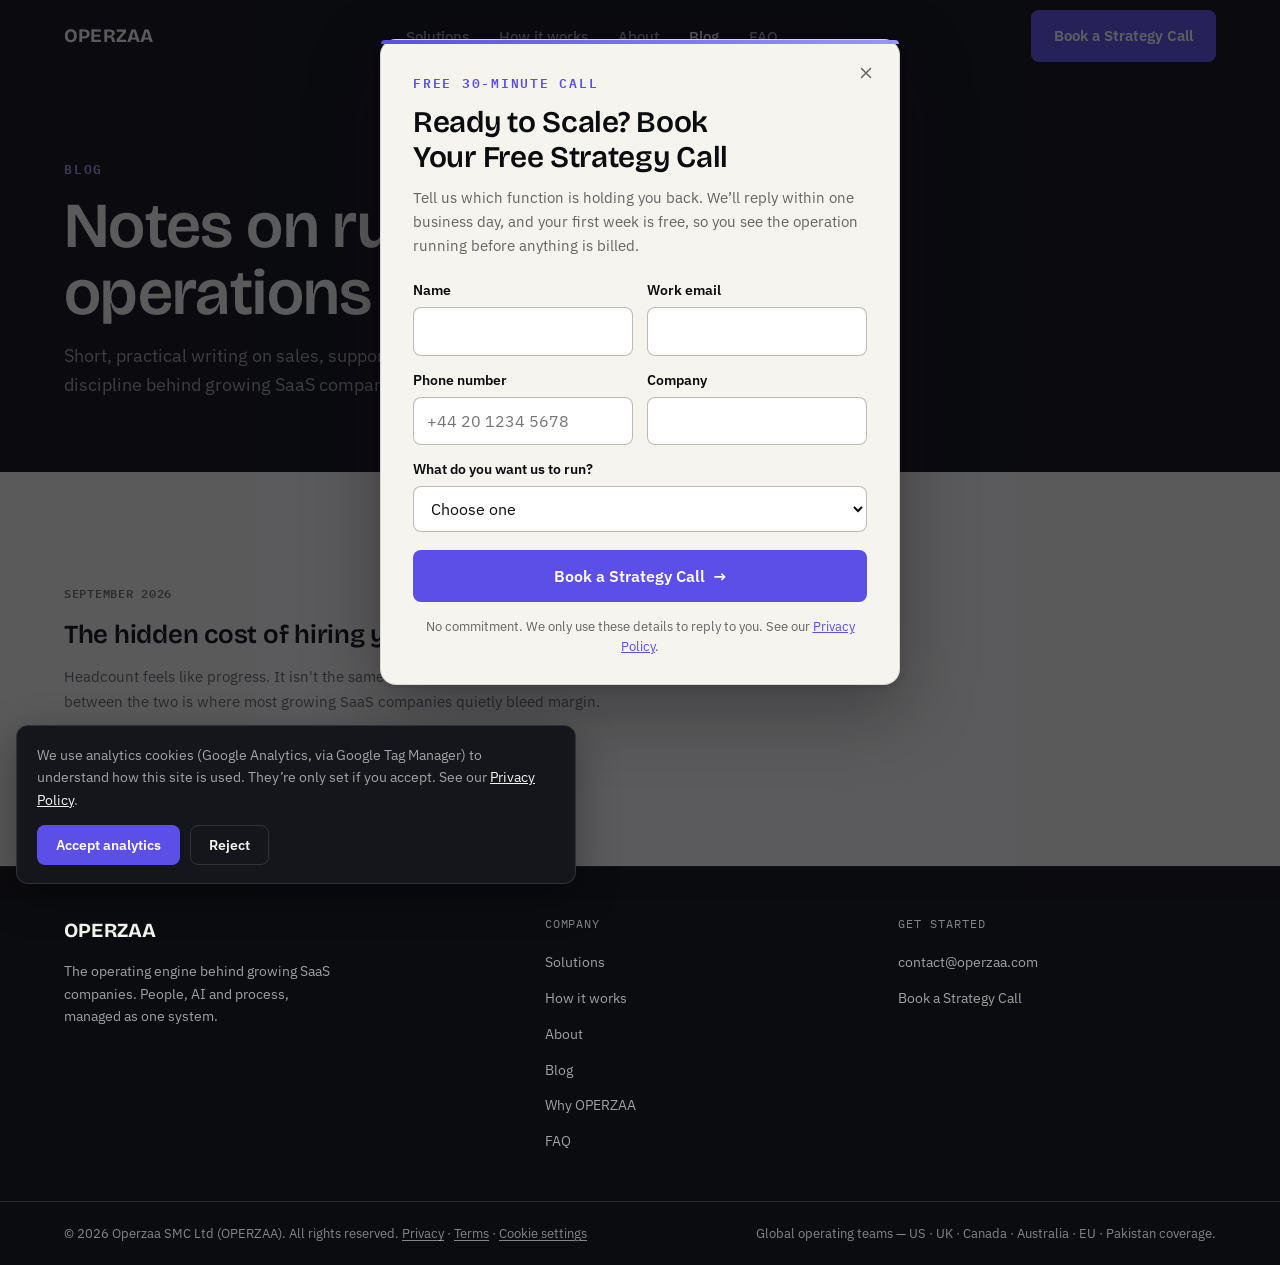
<file: blog/index.html>
<!doctype html>
<html lang="en">
<head>
<meta charset="utf-8">
<meta name="viewport" content="width=device-width, initial-scale=1">
<!-- Google Consent Mode v2 defaults (must run before GTM) + Google Tag Manager -->
<script>
  window.dataLayer = window.dataLayer || [];
  function gtag(){dataLayer.push(arguments);}
  gtag('consent', 'default', {ad_storage:'denied', ad_user_data:'denied', ad_personalization:'denied', analytics_storage:'denied', functionality_storage:'granted', security_storage:'granted', wait_for_update:500});
  try{ if(localStorage.getItem('oz_consent') === 'granted' && navigator.globalPrivacyControl !== true){ gtag('consent', 'update', {analytics_storage:'granted'}); } }catch(e){}
  // GTM is loaded on the visitor's first interaction (tap, scroll, key, mouse)
  // or 5s after the page has loaded, whichever comes first, so its ~150 KB of
  // script doesn't block the first render. Consent defaults above still apply.
  (function(w, d){
    var done = false, ev = ['pointerdown', 'touchstart', 'keydown', 'scroll', 'mousemove'];
    function load(){
      if(done){ return; } done = true;
      ev.forEach(function(e){ w.removeEventListener(e, load, {passive:true}); });
      w.dataLayer.push({'gtm.start': new Date().getTime(), event: 'gtm.js'});
      ['GTM-ML9MT3TP'].forEach(function(id){
        var s = d.createElement('script'); s.async = true;
        s.src = 'https://www.googletagmanager.com/gtm.js?id=' + id;
        d.head.appendChild(s);
      });
    }
    ev.forEach(function(e){ w.addEventListener(e, load, {passive:true}); });
    w.addEventListener('load', function(){ setTimeout(load, 5000); });
  })(window, document);
</script>
<!-- End Google Tag Manager -->
<title>Blog — OPERZAA</title>
<meta name="description" content="Practical writing on sales, support, customer success and the operating discipline behind growing SaaS companies.">
<link rel="icon" href="/favicon.svg" type="image/svg+xml">
<link rel="canonical" href="https://operzaa.com/blog/">
<meta property="og:site_name" content="OPERZAA">
<meta property="og:locale" content="en_GB">
<meta property="og:type" content="website">
<meta property="og:url" content="https://operzaa.com/blog/">
<meta property="og:title" content="Blog — OPERZAA">
<meta property="og:description" content="Short, practical writing on running SaaS operations at scale.">
<meta property="og:image" content="https://operzaa.com/assets/og-image.png">
<meta property="og:image:width" content="1200">
<meta property="og:image:height" content="630">
<meta property="og:image:alt" content="OPERZAA: the operating engine behind growing SaaS companies">
<meta name="twitter:card" content="summary_large_image">
<meta name="twitter:image" content="https://operzaa.com/assets/og-image.png">
<meta name="twitter:title" content="Blog — OPERZAA">
<meta name="twitter:description" content="Short, practical writing on running SaaS operations at scale.">
<link rel="preconnect" href="https://fonts.googleapis.com">
<link rel="preconnect" href="https://fonts.gstatic.com" crossorigin>
<link rel="preload" as="style" href="https://fonts.googleapis.com/css2?family=Bricolage+Grotesque:opsz,wght@12..96,500;12..96,600;12..96,700&family=IBM+Plex+Sans:wght@400;500;600&family=IBM+Plex+Mono:wght@500;600&display=swap">
<link rel="stylesheet" href="https://fonts.googleapis.com/css2?family=Bricolage+Grotesque:opsz,wght@12..96,500;12..96,600;12..96,700&family=IBM+Plex+Sans:wght@400;500;600&family=IBM+Plex+Mono:wght@500;600&display=swap" media="print" onload="this.media='all'">
<noscript><link rel="stylesheet" href="https://fonts.googleapis.com/css2?family=Bricolage+Grotesque:opsz,wght@12..96,500;12..96,600;12..96,700&family=IBM+Plex+Sans:wght@400;500;600&family=IBM+Plex+Mono:wght@500;600&display=swap"></noscript>
<style id="site-css">@font-face{font-family:'Bricolage Fallback';src:local('Arial'),local('Liberation Sans'),local('Helvetica'),local('Roboto');size-adjust:97%;ascent-override:95.4%;descent-override:28.4%;line-gap-override:0%}@font-face{font-family:'Plex Sans Fallback';src:local('Arial'),local('Liberation Sans'),local('Helvetica'),local('Roboto');size-adjust:99%;ascent-override:103.5%;descent-override:27.8%;line-gap-override:0%}@font-face{font-family:'Plex Mono Fallback';src:local('Courier New'),local('Liberation Mono'),local('Menlo'),local('Roboto Mono');size-adjust:100%;ascent-override:102.5%;descent-override:27.5%;line-gap-override:0%}:root{--ink-950:#0B0C10;--ink-900:#15161C;--ink-800:#1F212A;--paper-050:#F6F4EF;--paper-100:#EDEAE1;--paper-200:#E1DDD1;--accent:#5B4FE8;--accent-soft:#9C93FF;--accent-dim:#3A32A6;--good:#2E9E6D;--attention:#B4700C;--on-dark-primary: var(--paper-050);--on-dark-secondary: rgba(246,244,239,.64);--on-dark-faint: rgba(246,244,239,.52);--on-dark-border: rgba(246,244,239,.12);--on-dark-surface: var(--ink-900);--on-dark-surface-2: var(--ink-800);--on-light-primary: var(--ink-950);--on-light-secondary: rgba(11,12,16,.62);--on-light-faint: rgba(11,12,16,.58);--on-light-border: rgba(11,12,16,.12);--on-light-surface: #FFFFFF;--on-light-surface-2: var(--paper-100);--font-display:'Bricolage Grotesque','Bricolage Fallback','Hanken Grotesk',system-ui,sans-serif;--font-body:'IBM Plex Sans','Plex Sans Fallback',system-ui,sans-serif;--font-mono:'IBM Plex Mono','Plex Mono Fallback','SFMono-Regular',monospace;--gutter: clamp(20px,5vw,64px);--maxw: 1320px;--radius: 10px}*,*::before,*::after{box-sizing:border-box}html{scroll-behavior:smooth;overflow-x:hidden}@media (prefers-reduced-motion: reduce){html{scroll-behavior:auto}*{animation-duration:0.001ms !important;animation-iteration-count:1 !important;transition-duration:0.001ms !important}}body{margin:0;background: var(--paper-050);color: var(--on-light-primary);font-family: var(--font-body);font-size:16px;line-height:1.55;-webkit-font-smoothing:antialiased}img{max-width:100%;display:block}h1,h2,h3,h4{font-family:var(--font-display);margin:0;text-wrap:balance;letter-spacing:-0.01em}p{margin:0}a{color:inherit}::selection{background:var(--accent);color:#fff}.mono{font-family:var(--font-mono);letter-spacing:.02em}.eyebrow{font-family:var(--font-mono);font-size:12.5px;letter-spacing:.14em;text-transform:uppercase;font-weight:600}.num{font-variant-numeric:tabular-nums}.zone{padding-block: clamp(64px,10vw,120px)}.zone-tight{padding-block: clamp(44px,7vw,84px)}.wrap{max-width:var(--maxw);margin-inline:auto;padding-inline:var(--gutter)}.z-dark{background:var(--ink-950);color:var(--on-dark-primary)}.z-light{background:var(--paper-050);color:var(--on-light-primary)}.z-ink900{background:var(--ink-900);color:var(--on-dark-primary)}.grid{display:grid;gap:32px}.stack{display:flex;flex-direction:column}.btn{display:inline-flex;align-items:center;gap:8px;font-family:var(--font-body);font-weight:600;font-size:15px;padding:13px 22px;border-radius:8px;border:1px solid transparent;cursor:pointer;text-decoration:none;white-space:nowrap;transition:transform .15s ease,background .15s ease,border-color .15s ease,opacity .15s ease}.btn:active{transform:translateY(1px)}.btn-accent{background:var(--accent);color:#fff}.btn-accent:hover{background:#4C41D6}.btn-ghost-dark{border-color:var(--on-dark-border);color:var(--on-dark-primary);background:transparent}.btn-ghost-dark:hover{border-color:rgba(246,244,239,.32);background:rgba(246,244,239,.04)}.btn-ghost-light{border-color:var(--on-light-border);color:var(--on-light-primary);background:transparent}.btn-ghost-light:hover{border-color:rgba(11,12,16,.28);background:rgba(11,12,16,.03)}.btn-arrow{transition:transform .15s ease}.btn:hover .btn-arrow{transform:translateX(3px)}.section-head{max-width:760px}.section-head .eyebrow{display:block;margin-bottom:14px}.section-head h2{font-size:clamp(28px,3.4vw,40px);font-weight:600;line-height:1.12}.section-head p.lede{margin-top:16px;font-size:17px;line-height:1.6}.on-dark .section-head .eyebrow{color:var(--accent-soft)}.on-light .section-head .eyebrow{color:var(--accent)}.on-dark .section-head p.lede{color:var(--on-dark-secondary)}.on-light .section-head p.lede{color:var(--on-light-secondary)}.reveal{opacity:1;transform:none}@media (prefers-reduced-motion: no-preference){.reveal.reveal-armed{opacity:0;transform:translateY(14px);transition:opacity .6s ease,transform .6s ease}.reveal.reveal-armed.is-visible{opacity:1;transform:none}}.nav{position:fixed;top:0;left:0;right:0;z-index:100;border-bottom:1px solid transparent;transition:background .25s ease,border-color .25s ease}.nav.is-scrolled{background:rgba(11,12,16,.78);backdrop-filter:blur(10px);border-bottom-color: var(--on-dark-border)}@media (max-width:767px){.nav.is-scrolled{background:rgba(11,12,16,.94);backdrop-filter:none}}.nav-inner{max-width:var(--maxw);margin-inline:auto;padding-inline:var(--gutter);height:72px;display:flex;align-items:center;justify-content:space-between;gap:24px}.wordmark{font-family:var(--font-display);font-weight:700;font-size:19px;letter-spacing:.01em;color:var(--on-dark-primary);text-decoration:none}.nav-links{display:flex;align-items:center;gap:30px;list-style:none;margin:0;padding:0}.nav-links a{font-size:14.5px;font-weight:500;text-decoration:none;color:var(--on-dark-secondary);transition:color .15s ease}.nav-links a:hover{color:var(--on-dark-primary)}.nav-cta{display:none}@media (min-width:860px){.nav-cta{display:inline-flex}}.nav-links{display:none}@media (min-width:860px){.nav-links{display:flex}}.hero{padding-top:calc(72px + clamp(48px,8vw,96px));padding-bottom:clamp(64px,9vw,110px);background: radial-gradient(1100px 520px at 82% -8%,rgba(91,79,232,.20),transparent 60%),var(--ink-950)}.hero-grid{display:grid;grid-template-columns:minmax(0,1fr);gap:56px;align-items:center}@media (min-width:980px){.hero-grid{grid-template-columns:1.05fr .95fr}}.hero-eyebrow{color:var(--accent-soft);margin-bottom:22px}.hero h1{font-size:clamp(36px,5.2vw,58px);font-weight:600;line-height:1.05;color:var(--on-dark-primary)}.hero-sub{margin-top:22px;max-width:520px;font-size:17.5px;line-height:1.65;color:var(--on-dark-secondary);border-left:2px solid var(--on-dark-border);padding-left:16px}.hero-ctas{display:flex;flex-wrap:wrap;gap:14px;margin-top:34px}.hero-guarantee{margin-top:18px;font-size:13.5px;color:var(--on-dark-faint)}.ops-panel{background:var(--ink-900);border:1px solid var(--on-dark-border);border-radius:14px;overflow:hidden;box-shadow:0 40px 80px -40px rgba(0,0,0,.6)}.ops-head{display:flex;align-items:center;justify-content:space-between;gap:12px;padding:16px 20px;border-bottom:1px solid var(--on-dark-border)}.ops-title{font-size:13.5px;font-weight:600;color:var(--on-dark-primary)}.ops-tag{display:inline-flex;align-items:center;gap:7px;font-size:11px;font-weight:600;letter-spacing:.06em;text-transform:uppercase;color:var(--on-dark-faint)}.ops-dot{width:6px;height:6px;border-radius:50%;background:var(--accent-soft)}@media (prefers-reduced-motion: no-preference){.ops-dot{animation:pulse 2.4s ease-in-out infinite}}@keyframes pulse{0%,100%{opacity:1}50%{opacity:.35}}.ops-body{padding:20px}.ops-stats{display:grid;grid-template-columns:repeat(3,1fr);gap:1px;background:var(--on-dark-border);border:1px solid var(--on-dark-border);border-radius:10px;overflow:hidden}.ops-stat{background:var(--ink-900);padding:14px 16px}.ops-stat .lbl{font-size:11px;color:var(--on-dark-faint);text-transform:uppercase;letter-spacing:.06em;font-weight:600}.ops-stat .val{font-family:var(--font-mono);font-size:22px;font-weight:600;color:var(--on-dark-primary);margin-top:6px}.ops-stat .delta{font-size:12px;margin-top:4px;font-weight:600}.ops-stat .delta.good{color:var(--good)}.ops-fn-list{display:flex;flex-direction:column;gap:1px;background:var(--on-dark-border);border:1px solid var(--on-dark-border);border-radius:10px;overflow:hidden}.ops-fn-row{display:grid;grid-template-columns:auto 1fr auto;align-items:center;gap:12px;background:var(--ink-900);padding:11px 14px}.ops-fn-name{font-size:12.5px;font-weight:600;color:var(--on-dark-primary);min-width:108px}.ops-fn-metric{font-family:var(--font-mono);font-size:12px;color:var(--on-dark-faint);text-align:right}.ops-spark{margin-top:18px}.ops-spark .lbl{font-size:11px;color:var(--on-dark-faint);text-transform:uppercase;letter-spacing:.06em;font-weight:600;margin-bottom:10px;display:block}.ops-queue{margin-top:18px;display:flex;flex-direction:column;gap:8px}.ops-row{display:flex;align-items:center;gap:10px;font-size:13px;color:var(--on-dark-secondary);padding:9px 10px;border:1px solid var(--on-dark-border);border-radius:8px}.pill{font-size:10.5px;font-weight:700;letter-spacing:.05em;text-transform:uppercase;padding:3px 8px;border-radius:20px;display:inline-flex;align-items:center;gap:5px;flex-shrink:0}.pill::before{content:'';width:6px;height:6px;border-radius:50%;background:currentColor}.pill-good{background:rgba(46,158,109,.14);color:#3BB37E}.pill-progress{background:rgba(156,147,255,.16);color:var(--accent-soft)}.pill-attention{background:rgba(180,112,12,.16);color:#E0A64C}.ops-row .rt{margin-left:auto;font-family:var(--font-mono);font-size:11.5px;color:var(--on-dark-faint)}.ops-caption{margin-top:16px;font-size:11.5px;color:var(--on-dark-faint);font-style:italic}.ops-funnel{margin-top:18px;display:flex;flex-direction:column;gap:8px}.ops-funnel-row{display:grid;grid-template-columns:112px 1fr 40px;align-items:center;gap:10px}.ops-funnel-row .fl{font-size:12px;color:var(--on-dark-secondary)}.ops-funnel-track{height:8px;background:rgba(246,244,239,.07);border-radius:4px;overflow:hidden}.ops-funnel-fill{height:100%;border-radius:4px;background:linear-gradient(90deg,var(--accent-dim),var(--accent))}.ops-funnel-row .fv{font-family:var(--font-mono);font-size:12px;color:var(--on-dark-faint);text-align:right}@media (max-width:480px){.ops-head{padding:14px 16px;flex-wrap:wrap;row-gap:6px}.ops-body{padding:14px}.ops-fn-row{grid-template-columns:minmax(0,1fr) auto;row-gap:4px;padding:10px 12px}.ops-fn-name{min-width:0}.ops-fn-metric{grid-column:1 / -1;grid-row:2;text-align:left}}.strip{border-top:1px solid var(--on-dark-border)}.strip-inner{display:grid;gap:22px}@media (min-width:760px){.strip-inner{grid-template-columns:repeat(3,1fr)}}.strip-item{font-size:14.5px;color:var(--on-dark-secondary);padding-block:22px;border-top:1px solid var(--on-dark-border)}@media (min-width:760px){.strip-item{border-top:none;border-left:1px solid var(--on-dark-border);padding-left:22px;padding-block:0}.strip-item:first-child{border-left:none;padding-left:0}}.strip-item strong{display:block;color:var(--on-dark-primary);font-weight:600;margin-bottom:4px}.cascade-dark{background:var(--ink-950);color:var(--on-dark-primary);padding-top:clamp(72px,10vw,120px);padding-bottom:0}.cascade-line{display:flex;flex-direction:column;align-items:flex-start;gap:0;max-width:760px}.cascade-step{position:relative;padding-left:34px;padding-block:20px}.cascade-step::before{content:'';position:absolute;left:5px;top:28px;width:9px;height:9px;border-radius:50%;background:var(--on-dark-faint);border:2px solid var(--ink-950)}.cascade-step::after{content:'';position:absolute;left:9px;top:38px;bottom:-20px;width:1px;background:var(--on-dark-border)}.cascade-step:last-child::after{display:none}.cascade-step p{font-size:clamp(19px,2.4vw,25px);font-weight:500;color:var(--on-dark-primary);line-height:1.35}.cascade-step.symptoms p{font-size:16.5px;font-weight:400;color:var(--on-dark-secondary);line-height:1.7;max-width:600px}.cascade-pivot{position:relative;margin-top:8px;background:var(--paper-050);color:var(--on-light-primary);border-radius:22px 22px 0 0;padding:clamp(48px,7vw,72px) 0 clamp(56px,8vw,90px)}.cascade-pivot::before{content:'';position:absolute;left:34px;top:-1px;width:1px;height:36px;background:var(--accent)}.cascade-brand{padding-left:34px;position:relative}.cascade-brand::before{content:'';position:absolute;left:5px;top:8px;width:11px;height:11px;border-radius:50%;background:var(--accent);box-shadow:0 0 0 5px rgba(91,79,232,.16)}.cascade-brand .word{font-family:var(--font-display);font-weight:700;font-size:clamp(28px,4vw,40px);letter-spacing:.01em}.cascade-brand .desc{margin-top:10px;font-size:16.5px;color:var(--on-light-secondary);max-width:520px}.cascade-outcome{margin-top:30px;padding-left:34px;font-family:var(--font-display);font-weight:600;font-size:clamp(24px,3vw,32px);color:var(--on-light-primary);max-width:640px;text-wrap:balance}.model-flow{display:flex;flex-direction:column;align-items:center;margin-top:56px;text-align:center}.model-node-label{font-family:var(--font-mono);font-size:12px;font-weight:600;letter-spacing:.06em;text-transform:uppercase;color:var(--on-light-secondary);border:1px solid var(--on-light-border);border-radius:20px;padding:9px 20px;background:var(--on-light-surface);display:inline-block}.model-connector{width:1px;height:30px;background:var(--on-light-border)}.model-core{margin-block:2px;display:flex;flex-direction:column;align-items:center}.model-core-word{font-family:var(--font-display);font-weight:700;font-size:clamp(26px,3.6vw,36px);color:var(--on-light-primary);letter-spacing:.01em}.model-core-caption{margin-top:8px;font-size:13px;color:var(--accent);font-weight:600}.model-functions-wrap{position:relative;width:100%;max-width:940px;margin-top:30px;padding-top:28px;border-top:1px solid var(--accent)}.model-functions{display:grid;grid-template-columns:repeat(5,1fr);gap:14px}@media (max-width:900px){.model-functions{grid-template-columns:repeat(2,1fr)}}@media (max-width:520px){.model-functions{grid-template-columns:1fr}}.model-fn{position:relative;border:1px solid var(--on-light-border);border-radius:12px;padding:18px 16px;background:var(--on-light-surface);text-align:left}.model-fn::before{content:'';position:absolute;top:-29px;left:50%;width:1px;height:28px;background:var(--accent);transform:translateX(-50%)}@media (max-width:900px){.model-fn::before{display:none}.model-functions-wrap{border-top-color:var(--on-light-border)}.model-fn{border-top:2px solid var(--accent)}}.fn-label{display:block;font-size:14.5px;font-weight:600;color:var(--on-light-primary)}.fn-desc{display:block;margin-top:6px;font-size:12.5px;color:var(--on-light-secondary)}.tabs{display:flex;flex-wrap:wrap;gap:8px;margin-top:44px;border-bottom:1px solid var(--on-light-border);padding-bottom:0}.tab-btn{font-family:var(--font-body);font-weight:600;font-size:14.5px;padding:12px 4px;margin-right:26px;background:none;border:none;cursor:pointer;color:var(--on-light-faint);border-bottom:2px solid transparent;margin-bottom:-1px;transition:color .15s ease,border-color .15s ease}.tab-btn:hover{color:var(--on-light-primary)}.tab-btn[aria-selected="true"]{color:var(--on-light-primary);border-bottom-color:var(--accent)}.tab-panel{display:none;padding-top:34px}.tab-panel.is-active{display:block}.tab-panel .intro{font-size:18px;line-height:1.6;max-width:660px;color:var(--on-light-primary)}.cap-list{display:flex;flex-wrap:wrap;gap:9px;margin-top:24px}.cap-tag{font-size:13px;font-weight:500;padding:8px 14px;border-radius:20px;border:1px solid var(--on-light-border);color:var(--on-light-secondary);background:var(--on-light-surface)}.team-banner{margin-top:56px;padding:28px 30px;border:1px solid var(--on-light-border);border-radius:14px;background:var(--paper-100);display:grid;gap:16px}@media (min-width:760px){.team-banner{grid-template-columns:auto 1fr;align-items:center}}.team-banner .kicker{font-family:var(--font-mono);font-size:11.5px;font-weight:600;letter-spacing:.08em;text-transform:uppercase;color:var(--accent);white-space:nowrap}.team-banner p{font-size:15px;line-height:1.6;color:var(--on-light-secondary)}.team-banner strong{color:var(--on-light-primary)}.split{display:grid;gap:0;margin-top:52px;border:1px solid var(--on-dark-border);border-radius:14px;overflow:hidden}@media (min-width:820px){.split{grid-template-columns:1fr 1fr}}.split-col{padding:34px 32px}.split-col.human{background:var(--ink-900)}.split-col.ai{background:var(--ink-950);border-top:1px solid var(--on-dark-border)}@media (min-width:820px){.split-col.ai{border-top:none;border-left:1px solid var(--on-dark-border)}}.split-col .kicker{font-family:var(--font-mono);font-size:12px;letter-spacing:.1em;text-transform:uppercase;font-weight:600;color:var(--accent-soft)}.split-col h3{margin-top:14px;font-size:22px;font-weight:600;color:var(--on-dark-primary)}.split-col ul{list-style:none;margin:18px 0 0;padding:0;display:flex;flex-direction:column;gap:11px}.split-col li{font-size:14.5px;color:var(--on-dark-secondary);padding-left:18px;position:relative}.split-col li::before{content:'—';position:absolute;left:0;color:var(--on-dark-faint)}.split-note{padding:22px 32px;background:var(--ink-800);font-size:14px;color:var(--on-dark-secondary);border-top:1px solid var(--on-dark-border)}.split-note strong{color:var(--on-dark-primary)}.steps{margin-top:48px;display:grid;gap:0}.step{display:grid;grid-template-columns:56px 1fr;gap:24px;padding-block:26px;border-top:1px solid var(--on-light-border)}.step:last-child{border-bottom:1px solid var(--on-light-border)}.step .idx{font-family:var(--font-mono);font-size:14px;color:var(--accent);font-weight:600;padding-top:2px}.step h3{font-size:18px;font-weight:600}.step p{margin-top:8px;font-size:14.5px;line-height:1.65;color:var(--on-light-secondary);max-width:600px}.fit-grid{display:grid;gap:16px;margin-top:40px}@media (min-width:760px){.fit-grid{grid-template-columns:1fr 1fr}}.fit-item{display:flex;gap:14px;padding:20px 22px;border:1px solid var(--on-light-border);border-radius:12px;background:var(--on-light-surface)}.fit-check{flex-shrink:0;width:20px;height:20px;margin-top:2px;color:var(--accent)}.fit-item p{font-size:14.5px;line-height:1.55;color:var(--on-light-secondary)}.fit-item strong{color:var(--on-light-primary);display:block;font-size:14.5px;margin-bottom:3px}.quad{display:grid;gap:1px;background:var(--on-dark-border);border:1px solid var(--on-dark-border);border-radius:14px;overflow:hidden;margin-top:48px}@media (min-width:760px){.quad{grid-template-columns:repeat(2,1fr)}}.quad-item{background:var(--ink-900);padding:28px 30px}.quad-item .not{font-size:14px;color:var(--on-dark-faint);text-decoration:line-through;text-decoration-color:rgba(246,244,239,.3)}.quad-item .is{margin-top:8px;font-family:var(--font-display);font-size:20px;font-weight:600;color:var(--on-dark-primary)}.fit-line{margin-top:32px;font-size:14.5px;line-height:1.6;color:var(--on-dark-secondary);max-width:680px}.proof-box{margin-top:40px;border:1px solid var(--on-light-border);border-radius:14px;padding:clamp(28px,4vw,44px);background:var(--on-light-surface);display:grid;gap:28px}@media (min-width:900px){.proof-box{grid-template-columns:1fr 1fr}}.proof-box h3{font-size:20px;font-weight:600;max-width:360px}.proof-list{display:flex;flex-direction:column;gap:16px}.proof-list-item{display:flex;gap:12px;font-size:14.5px;line-height:1.6;color:var(--on-light-secondary)}.proof-list-item .mk{font-family:var(--font-mono);color:var(--accent);font-weight:600;flex-shrink:0}.faq{margin-top:40px;border-top:1px solid var(--on-light-border)}.faq details{border-bottom:1px solid var(--on-light-border);padding-block:20px}.faq summary{cursor:pointer;list-style:none;display:flex;align-items:center;justify-content:space-between;gap:20px;font-size:16.5px;font-weight:500;color:var(--on-light-primary)}.faq summary::-webkit-details-marker{display:none}.faq summary .plus{font-family:var(--font-mono);font-size:20px;color:var(--on-light-faint);flex-shrink:0;transition:transform .2s ease}.faq details[open] summary .plus{transform:rotate(45deg)}.faq .a{margin-top:14px;font-size:14.5px;line-height:1.7;color:var(--on-light-secondary);max-width:680px}.final-cta{text-align:left}.final-cta h2{font-size:clamp(30px,4.4vw,48px);font-weight:600;max-width:720px;color:var(--on-dark-primary)}.final-cta p.lede{margin-top:18px;font-size:17px;color:var(--on-dark-secondary);max-width:560px}.final-ctas{display:flex;flex-wrap:wrap;gap:14px;margin-top:34px}.footer{border-top:1px solid var(--on-dark-border)}.footer-top{display:grid;gap:36px;padding-block:48px}@media (min-width:760px){.footer-top{grid-template-columns:1.4fr 1fr 1fr}}.footer-brand .wordmark{font-size:20px}.footer-brand p{margin-top:14px;font-size:14px;color:var(--on-dark-secondary);max-width:280px;line-height:1.6}.footer-col .h{font-family:var(--font-mono);font-size:11.5px;letter-spacing:.08em;text-transform:uppercase;color:var(--on-dark-faint);margin-bottom:16px}.footer-col ul{list-style:none;margin:0;padding:0;display:flex;flex-direction:column;gap:11px}.footer-col a{font-size:14px;color:var(--on-dark-secondary);text-decoration:none}.footer-col a:hover{color:var(--on-dark-primary)}.footer-bottom{display:flex;flex-wrap:wrap;gap:12px;justify-content:space-between;padding-block:22px;border-top:1px solid var(--on-dark-border);font-size:12.5px;color:var(--on-dark-faint)}.on-light .eyebrow{color:var(--accent)}.on-dark .eyebrow{color:var(--accent-soft)}.section-head h2,.section-head h1{font-size:clamp(28px,3.4vw,40px);font-weight:600;line-height:1.12;font-family:var(--font-display);margin:0;text-wrap:balance;letter-spacing:-0.01em}.nav-mobile{display:block;position:relative}@media (min-width:860px){.nav-mobile{display:none}}.nav-mobile summary{list-style:none;cursor:pointer;color:var(--on-dark-primary);width:32px;height:32px;display:flex;align-items:center;justify-content:center}.nav-mobile summary::-webkit-details-marker{display:none}.nav-burger-lines{display:flex;flex-direction:column;gap:5px;width:20px}.nav-burger-lines span{display:block;height:1.5px;background:var(--on-dark-primary);border-radius:1px}.nav-mobile[open] .nav-burger-lines span:nth-child(1){transform:translateY(6.5px) rotate(45deg)}.nav-mobile[open] .nav-burger-lines span:nth-child(2){opacity:0}.nav-mobile[open] .nav-burger-lines span:nth-child(3){transform:translateY(-6.5px) rotate(-45deg)}.nav-mobile-panel{position:fixed;top:72px;left:0;right:0;background:var(--ink-950);border-bottom:1px solid var(--on-dark-border);padding:8px var(--gutter) 24px;display:flex;flex-direction:column}.nav-mobile-panel a{padding:14px 0;font-size:16px;font-weight:500;color:var(--on-dark-secondary);text-decoration:none;border-bottom:1px solid var(--on-dark-border)}.nav-mobile-panel a:last-of-type{border-bottom:none}.nav-mobile-panel .btn{margin-top:16px;justify-content:center}.nav-links a[aria-current="page"]{color:var(--on-dark-primary)}.page-header{padding-top:calc(72px + clamp(44px,8vw,88px));padding-bottom:clamp(44px,7vw,72px)}.page-header .section-head{max-width:920px}.page-header .section-head h1{font-size:clamp(38px,5.6vw,64px);line-height:1.04}.page-header .section-head p.lede{max-width:660px;font-size:18px}.solutions-detail{display:flex;flex-direction:column;margin-top:8px}.solution-block{padding-block:44px;border-top:1px solid var(--on-light-border)}.solution-block:first-child{border-top:none;padding-top:16px}.solution-block-head{display:flex;flex-direction:column;gap:10px;max-width:760px}.solution-block-head h2{font-size:clamp(22px,2.6vw,28px);font-weight:600}.solution-intro{margin-top:14px;font-size:16px;line-height:1.65;color:var(--on-light-secondary);max-width:740px}.page-cta{margin-top:56px;display:flex;justify-content:flex-start}.workflow-stages{display:flex;align-items:stretch;gap:0;margin-top:2px;flex-wrap:wrap}.wf-stage{flex:1 1 190px;min-width:170px;background:var(--ink-950);border:1px solid var(--on-dark-border);border-radius:10px;padding:16px;display:flex;flex-direction:column;gap:8px}.wf-num{font-family:var(--font-mono);font-size:11px;color:var(--on-dark-faint);font-weight:600}.wf-pill{align-self:flex-start;font-size:10px;font-weight:700;letter-spacing:.05em;text-transform:uppercase;padding:3px 9px;border-radius:20px}.wf-pill-in{background:rgba(246,244,239,.10);color:var(--on-dark-secondary)}.wf-pill-ai{background:rgba(156,147,255,.18);color:var(--accent-soft)}.wf-pill-handoff{background:rgba(180,112,12,.16);color:#E0A64C}.wf-pill-human{background:rgba(46,158,109,.16);color:var(--good)}.wf-desc{font-size:13px;color:var(--on-dark-primary);line-height:1.5}.wf-meta{font-size:11px;color:var(--on-dark-faint);font-family:var(--font-mono);margin-top:auto;padding-top:4px}.wf-arrow{display:flex;align-items:center;justify-content:center;padding-inline:8px;color:var(--on-dark-faint);font-size:16px;flex:0 0 auto}@media (max-width:760px){.workflow-stages{flex-direction:column}.wf-arrow{transform:rotate(90deg);padding-block:2px;align-self:center}}.steps-detail{display:flex;flex-direction:column;margin-top:8px}.step-detail{padding-block:40px;border-top:1px solid var(--on-light-border)}.step-detail:first-child{border-top:none;padding-top:16px}.step-detail-head{display:flex;align-items:baseline;gap:16px}.step-detail-head .idx{font-family:var(--font-mono);font-size:14px;color:var(--accent);font-weight:600}.step-detail-head h2{font-size:clamp(20px,2.4vw,26px);font-weight:600}.step-detail-body{margin-top:12px;font-size:16px;line-height:1.65;color:var(--on-light-secondary);max-width:740px}.step-sub{display:grid;gap:20px;margin-top:22px;max-width:860px}@media (min-width:700px){.step-sub{grid-template-columns:1fr 1fr}}.step-sub-label{display:block;font-family:var(--font-mono);font-size:11px;font-weight:600;letter-spacing:.06em;text-transform:uppercase;color:var(--on-light-faint);margin-bottom:6px}.step-sub p{font-size:13.5px;line-height:1.6;color:var(--on-light-secondary)}.diag-list{display:flex;flex-direction:column;gap:16px;margin-top:32px;max-width:820px}.diag-item{display:flex;gap:14px;font-size:15px;line-height:1.6;color:var(--on-dark-secondary)}.diag-item .mk{font-family:var(--font-mono);color:var(--accent-soft);font-weight:600;flex-shrink:0}.about-block{padding-block:44px;border-top:1px solid var(--on-light-border);max-width:860px}.about-block:first-child{border-top:none;padding-top:16px}.about-block h2{margin-top:10px;font-size:clamp(22px,2.6vw,28px);font-weight:600}.about-block>p{margin-top:16px;font-size:16px;line-height:1.7;color:var(--on-light-secondary)}.principle-list{display:flex;flex-direction:column;gap:16px;margin-top:20px}.principle-item{font-size:15px;line-height:1.65;color:var(--on-light-secondary)}.principle-item strong{color:var(--on-light-primary);display:block;margin-bottom:2px;font-size:15.5px}.sol-preview-grid{display:grid;gap:14px;margin-top:40px}@media (min-width:700px){.sol-preview-grid{grid-template-columns:repeat(3,1fr)}}@media (min-width:1000px){.sol-preview-grid{grid-template-columns:repeat(5,1fr)}}.sol-preview-card{border:1px solid var(--on-light-border);border-radius:12px;padding:18px 16px;background:var(--on-light-surface)}.sol-preview-card .fn-label{display:block;font-size:14px;font-weight:600;color:var(--on-light-primary)}.sol-preview-card .fn-desc{display:block;margin-top:6px;font-size:12.5px;line-height:1.5;color:var(--on-light-secondary)}.blog-grid{display:flex;flex-direction:column;margin-top:8px}.blog-card{display:block;padding-block:32px;border-top:1px solid var(--on-light-border);text-decoration:none;color:inherit}.blog-card:first-child{border-top:none;padding-top:16px}.blog-card time{font-family:var(--font-mono);font-size:12px;font-weight:600;letter-spacing:.06em;text-transform:uppercase;color:var(--on-light-faint)}.blog-card h2{margin-top:10px;font-size:clamp(20px,2.4vw,26px);font-weight:600;color:var(--on-light-primary)}.blog-card p{margin-top:10px;font-size:15px;line-height:1.65;color:var(--on-light-secondary);max-width:700px}.blog-card .read-more{display:inline-block;margin-top:14px;font-size:13.5px;font-weight:600;color:var(--accent)}.blog-empty{padding-block:32px;border-top:1px solid var(--on-light-border);font-size:15px;color:var(--on-light-secondary);max-width:600px}.article-meta{display:flex;gap:10px;align-items:center;font-family:var(--font-mono);font-size:12px;font-weight:600;letter-spacing:.06em;text-transform:uppercase;color:var(--on-dark-faint)}.article-body{max-width:720px;margin-top:8px}.article-body p{font-size:16.5px;line-height:1.75;color:var(--on-light-secondary);margin-top:20px}.article-body p:first-child{margin-top:0}.article-body h2{margin-top:40px;font-size:clamp(21px,2.4vw,26px);font-weight:600;color:var(--on-light-primary)}.article-body strong{color:var(--on-light-primary)}.article-back{display:inline-block;margin-bottom:24px;font-size:13.5px;font-weight:600;color:var(--accent);text-decoration:none}.contact-grid{display:grid;gap:40px}@media (min-width:900px){.contact-grid{grid-template-columns:1.3fr .7fr;gap:64px}}.contact-form{display:grid;gap:18px;max-width:720px}@media (min-width:640px){.contact-form .row-2{display:grid;grid-template-columns:1fr 1fr;gap:18px}}.contact-form .row-2{display:grid;gap:18px}.field{display:flex;flex-direction:column;gap:7px}.field label{font-size:14px;font-weight:600;color:var(--on-light-primary)}.field .opt{font-weight:400;color:var(--on-light-faint)}.field input,.field select,.field textarea{font:inherit;font-size:16px;color:var(--on-light-primary);background:var(--on-light-surface);border:1px solid rgba(11,12,16,.28);border-radius:8px;padding:12px 14px;width:100%}.field textarea{min-height:140px;resize:vertical}.field input:focus,.field select:focus,.field textarea:focus{outline:2px solid var(--accent);outline-offset:1px;border-color:var(--accent)}.form-hp{position:absolute;left:-9999px;width:1px;height:1px;overflow:hidden}.form-note{font-size:13.5px;line-height:1.6;color:var(--on-light-secondary)}.form-note a{color:var(--accent)}.contact-form .btn{justify-self:start}.contact-aside{display:flex;flex-direction:column;gap:22px;font-size:15px;line-height:1.65;color:var(--on-light-secondary)}.contact-aside h2{font-size:20px;font-weight:600;color:var(--on-light-primary);margin-bottom:6px}.contact-aside a{color:var(--accent);font-weight:600}.cc-banner{position:fixed;left:16px;right:16px;bottom:16px;z-index:100;max-width:560px;background:var(--ink-900);color:var(--on-dark-primary);border:1px solid var(--on-dark-border);border-radius:12px;padding:18px 20px;box-shadow:0 12px 40px rgba(0,0,0,.35);font-size:14px;line-height:1.6}.cc-banner p{color:var(--on-dark-secondary)}.cc-banner a{color:var(--on-dark-primary)}.cc-actions{display:flex;flex-wrap:wrap;gap:10px;margin-top:14px}.cc-actions .btn{padding:10px 18px;font-size:14px}.cc-link{background:none;border:0;padding:0;font:inherit;color:inherit;text-decoration:underline;text-underline-offset:2px;cursor:pointer}.oz-modal{position:fixed;inset:0;z-index:150;display:flex;align-items:center;justify-content:center;padding:24px 16px calc(24px + var(--oz-cc-offset,0px));background:rgba(11,12,16,.66);overflow-y:auto;overscroll-behavior:contain;opacity:0;transition:opacity .28s ease}.oz-modal.is-open{opacity:1}.oz-modal[hidden]{display:none}.oz-modal-card{position:relative;width:100%;max-width:520px;margin:auto;background:var(--paper-050);color:var(--on-light-primary);border:1px solid var(--on-light-border);border-radius:16px;box-shadow:0 24px 70px rgba(11,12,16,.35),0 2px 8px rgba(11,12,16,.12);padding:34px 32px 28px;transform:translateY(14px) scale(.98);transition:transform .32s cubic-bezier(.2,.8,.2,1)}.oz-modal.is-open .oz-modal-card{transform:none}.oz-modal-card:focus{outline:none}.oz-modal-card::before{content:"";position:absolute;left:0;right:0;top:0;height:4px;border-radius:16px 16px 0 0;background:linear-gradient(90deg,var(--accent),var(--accent-soft))}.oz-modal-close{position:absolute;top:14px;right:14px;width:38px;height:38px;border-radius:999px;display:inline-flex;align-items:center;justify-content:center;background:transparent;border:1px solid transparent;color:var(--on-light-secondary);cursor:pointer;transition:background .15s ease,color .15s ease}.oz-modal-close:hover{background:rgba(11,12,16,.06);color:var(--on-light-primary)}.oz-modal-close:focus-visible{outline:2px solid var(--accent);outline-offset:1px}.oz-modal-close svg{width:18px;height:18px}.oz-modal .eyebrow{display:block;color:var(--accent);margin-bottom:12px}.oz-modal h2{font-size:clamp(24px,4.4vw,30px);font-weight:600;line-height:1.15;padding-right:28px}.oz-modal .oz-modal-sub{margin:12px 0 0;font-size:15px;line-height:1.6;color:var(--on-light-secondary)}.oz-modal-form{display:grid;gap:14px;margin-top:22px}.oz-modal-form .row-2{display:grid;gap:14px}@media (min-width:360px){.oz-modal-form .row-2{grid-template-columns:1fr 1fr}}.oz-modal-form .field{gap:6px}.oz-modal-form .field label{font-size:13.5px}.oz-modal-form .field input,.oz-modal-form .field select{padding:11px 13px}.oz-modal-form .btn{width:100%;justify-content:center;margin-top:4px;padding:15px 22px;font-size:16px}.oz-modal-form .form-note{margin:0;font-size:12.5px;text-align:center}html.oz-modal-lock,html.oz-modal-lock body{overflow:hidden}@media (max-width:479px){.oz-modal{padding:12px 12px calc(12px + var(--oz-cc-offset,0px))}.oz-modal-card{padding:26px 18px 20px;border-radius:14px}.oz-modal .eyebrow{font-size:11.5px;margin-bottom:8px}.oz-modal h2{font-size:22px}.oz-modal .oz-modal-sub{font-size:14px;margin-top:8px;line-height:1.5}.oz-modal-form{gap:10px;margin-top:16px}.oz-modal-form .row-2{gap:10px}.oz-modal-form .field{gap:4px}.oz-modal-form .field label{font-size:13px}.oz-modal-form .field input,.oz-modal-form .field select{padding:10px 12px}}.cc-banner{z-index:160}</style>
</head>
<body>
<!-- Google Tag Manager (noscript) -->
<noscript><iframe src="https://www.googletagmanager.com/ns.html?id=GTM-ML9MT3TP" height="0" width="0" style="display:none;visibility:hidden"></iframe></noscript>
<!-- End Google Tag Manager (noscript) -->
<nav class="nav" id="nav">
  <div class="nav-inner">
    <a href="/" class="wordmark">OPERZAA</a>
    <ul class="nav-links" id="navLinks">
      <li><a href="/solutions/">Solutions</a></li>
      <li><a href="/how-it-works/">How it works</a></li>
      <li><a href="/about/">About</a></li>
      <li><a href="/blog/" aria-current="page">Blog</a></li>
      <li><a href="/#faq">FAQ</a></li>
    </ul>
    <a href="/contact/" class="btn btn-accent nav-cta">Book a Strategy Call</a>
    <details class="nav-mobile" id="navMobile">
      <summary aria-label="Open menu"><span class="nav-burger-lines"><span></span><span></span><span></span></span></summary>
      <div class="nav-mobile-panel">
        <a href="/solutions/">Solutions</a>
        <a href="/how-it-works/">How it works</a>
        <a href="/about/">About</a>
        <a href="/blog/">Blog</a>
        <a href="/#faq">FAQ</a>
        <a href="/contact/" class="btn btn-accent">Book a Strategy Call</a>
      </div>
    </details>
  </div>
</nav>
<main>
  <div class="page-header z-dark on-dark">
    <div class="wrap">
      <div class="section-head">
        <span class="eyebrow">Blog</span>
        <h1>Notes on running SaaS operations at scale.</h1>
        <p class="lede">Short, practical writing on sales, support, customer success and the operating discipline behind growing SaaS companies — no fluff, no fabricated case studies.</p>
      </div>
    </div>
  </div>

  <section class="zone-tight z-light on-light">
    <div class="wrap">
      <div class="blog-grid">
        <a class="blog-card" href="/blog/hidden-cost-of-hiring-your-way-through-growth/">
          <time datetime="2026-09">September 2026</time>
          <h2>The hidden cost of hiring your way through operational growth.</h2>
          <p>Headcount feels like progress. It isn't the same thing as a function that actually scales — and the gap between the two is where most growing SaaS companies quietly bleed margin.</p>
          <span class="read-more">Read the post →</span>
        </a>
      </div>
    </div>
  </section>

</main>
  <footer class="footer z-dark on-dark">
    <div class="wrap footer-top">
      <div class="footer-brand">
        <a href="/" class="wordmark">OPERZAA</a>
        <p>The operating engine behind growing SaaS companies. People, AI and process, managed as one system.</p>
      </div>
      <div class="footer-col">
        <div class="h">Company</div>
        <ul>
          <li><a href="/solutions/">Solutions</a></li>
          <li><a href="/how-it-works/">How it works</a></li>
          <li><a href="/about/">About</a></li>
          <li><a href="/blog/">Blog</a></li>
          <li><a href="/#why-operzaa">Why OPERZAA</a></li>
          <li><a href="/#faq">FAQ</a></li>
        </ul>
      </div>
      <div class="footer-col">
        <div class="h">Get started</div>
        <ul>
          <li><a href="mailto:contact@operzaa.com">contact@operzaa.com</a></li>
          <li><a href="/contact/">Book a Strategy Call</a></li>
        </ul>
      </div>
    </div>
    <div class="wrap footer-bottom">
      <span>© 2026 Operzaa SMC Ltd (OPERZAA). All rights reserved. <a href="/privacy/" style="color:inherit; text-decoration:underline; text-underline-offset:2px;">Privacy</a> · <a href="/terms/" style="color:inherit; text-decoration:underline; text-underline-offset:2px;">Terms</a> · <button type="button" class="cc-link" data-cookie-settings>Cookie settings</button></span>
      <span>Global operating teams — US · UK · Canada · Australia · EU · Pakistan coverage.</span>
    </div>
  </footer>
<script src="/assets/main.js" defer></script>
</body>
</html>
</file>
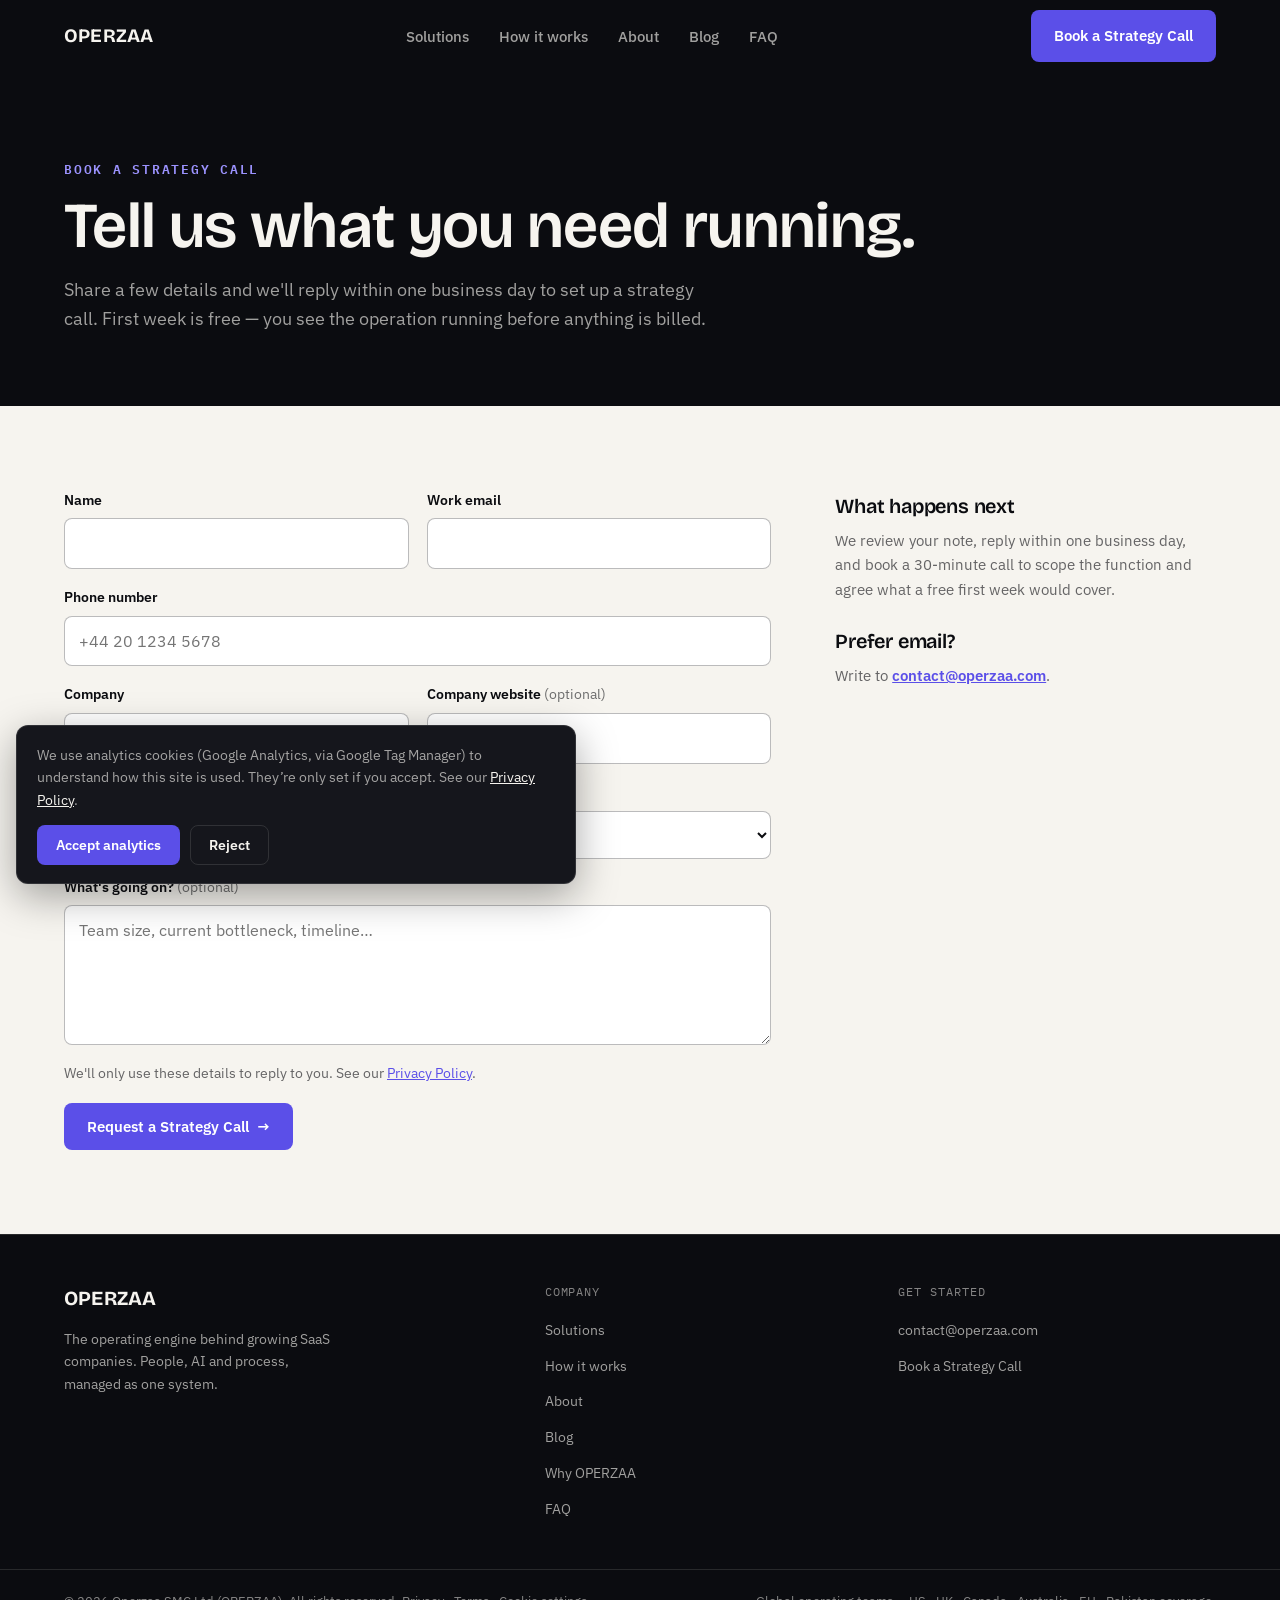
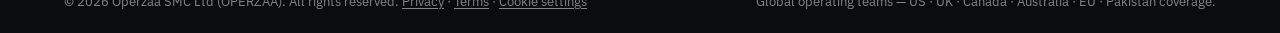
<file: contact/index.html>
<!doctype html>
<html lang="en">
<head>
<meta charset="utf-8">
<meta name="viewport" content="width=device-width, initial-scale=1">
<!-- Google Consent Mode v2 defaults (must run before GTM) + Google Tag Manager -->
<script>
  window.dataLayer = window.dataLayer || [];
  function gtag(){dataLayer.push(arguments);}
  gtag('consent', 'default', {ad_storage:'denied', ad_user_data:'denied', ad_personalization:'denied', analytics_storage:'denied', functionality_storage:'granted', security_storage:'granted', wait_for_update:500});
  try{ if(localStorage.getItem('oz_consent') === 'granted' && navigator.globalPrivacyControl !== true){ gtag('consent', 'update', {analytics_storage:'granted'}); } }catch(e){}
  // GTM is loaded on the visitor's first interaction (tap, scroll, key, mouse)
  // or 5s after the page has loaded, whichever comes first, so its ~150 KB of
  // script doesn't block the first render. Consent defaults above still apply.
  (function(w, d){
    var done = false, ev = ['pointerdown', 'touchstart', 'keydown', 'scroll', 'mousemove'];
    function load(){
      if(done){ return; } done = true;
      ev.forEach(function(e){ w.removeEventListener(e, load, {passive:true}); });
      w.dataLayer.push({'gtm.start': new Date().getTime(), event: 'gtm.js'});
      ['GTM-ML9MT3TP'].forEach(function(id){
        var s = d.createElement('script'); s.async = true;
        s.src = 'https://www.googletagmanager.com/gtm.js?id=' + id;
        d.head.appendChild(s);
      });
    }
    ev.forEach(function(e){ w.addEventListener(e, load, {passive:true}); });
    w.addEventListener('load', function(){ setTimeout(load, 5000); });
  })(window, document);
</script>
<!-- End Google Tag Manager -->
<title>Book a Strategy Call — OPERZAA</title>
<meta name="description" content="Book a strategy call with OPERZAA. Tell us which function you want run — sales, support, customer success or operations — and we reply within one business day.">
<link rel="icon" href="/favicon.svg" type="image/svg+xml">
<link rel="canonical" href="https://operzaa.com/contact/">
<meta property="og:site_name" content="OPERZAA">
<meta property="og:locale" content="en_GB">
<meta property="og:type" content="website">
<meta property="og:url" content="https://operzaa.com/contact/">
<meta property="og:title" content="Book a Strategy Call — OPERZAA">
<meta property="og:description" content="Book a strategy call with OPERZAA. Tell us which function you want run — sales, support, customer success or operations — and we reply within one business day.">
<meta property="og:image" content="https://operzaa.com/assets/og-image.png">
<meta property="og:image:width" content="1200">
<meta property="og:image:height" content="630">
<meta property="og:image:alt" content="OPERZAA: the operating engine behind growing SaaS companies">
<meta name="twitter:card" content="summary_large_image">
<meta name="twitter:image" content="https://operzaa.com/assets/og-image.png">
<meta name="twitter:title" content="Book a Strategy Call — OPERZAA">
<meta name="twitter:description" content="Book a strategy call with OPERZAA. Tell us which function you want run — sales, support, customer success or operations — and we reply within one business day.">
<link rel="preconnect" href="https://fonts.googleapis.com">
<link rel="preconnect" href="https://fonts.gstatic.com" crossorigin>
<link rel="preload" as="style" href="https://fonts.googleapis.com/css2?family=Bricolage+Grotesque:opsz,wght@12..96,500;12..96,600;12..96,700&family=IBM+Plex+Sans:wght@400;500;600&family=IBM+Plex+Mono:wght@500;600&display=swap">
<link rel="stylesheet" href="https://fonts.googleapis.com/css2?family=Bricolage+Grotesque:opsz,wght@12..96,500;12..96,600;12..96,700&family=IBM+Plex+Sans:wght@400;500;600&family=IBM+Plex+Mono:wght@500;600&display=swap" media="print" onload="this.media='all'">
<noscript><link rel="stylesheet" href="https://fonts.googleapis.com/css2?family=Bricolage+Grotesque:opsz,wght@12..96,500;12..96,600;12..96,700&family=IBM+Plex+Sans:wght@400;500;600&family=IBM+Plex+Mono:wght@500;600&display=swap"></noscript>
<style id="site-css">@font-face{font-family:'Bricolage Fallback';src:local('Arial'),local('Liberation Sans'),local('Helvetica'),local('Roboto');size-adjust:97%;ascent-override:95.4%;descent-override:28.4%;line-gap-override:0%}@font-face{font-family:'Plex Sans Fallback';src:local('Arial'),local('Liberation Sans'),local('Helvetica'),local('Roboto');size-adjust:99%;ascent-override:103.5%;descent-override:27.8%;line-gap-override:0%}@font-face{font-family:'Plex Mono Fallback';src:local('Courier New'),local('Liberation Mono'),local('Menlo'),local('Roboto Mono');size-adjust:100%;ascent-override:102.5%;descent-override:27.5%;line-gap-override:0%}:root{--ink-950:#0B0C10;--ink-900:#15161C;--ink-800:#1F212A;--paper-050:#F6F4EF;--paper-100:#EDEAE1;--paper-200:#E1DDD1;--accent:#5B4FE8;--accent-soft:#9C93FF;--accent-dim:#3A32A6;--good:#2E9E6D;--attention:#B4700C;--on-dark-primary: var(--paper-050);--on-dark-secondary: rgba(246,244,239,.64);--on-dark-faint: rgba(246,244,239,.52);--on-dark-border: rgba(246,244,239,.12);--on-dark-surface: var(--ink-900);--on-dark-surface-2: var(--ink-800);--on-light-primary: var(--ink-950);--on-light-secondary: rgba(11,12,16,.62);--on-light-faint: rgba(11,12,16,.58);--on-light-border: rgba(11,12,16,.12);--on-light-surface: #FFFFFF;--on-light-surface-2: var(--paper-100);--font-display:'Bricolage Grotesque','Bricolage Fallback','Hanken Grotesk',system-ui,sans-serif;--font-body:'IBM Plex Sans','Plex Sans Fallback',system-ui,sans-serif;--font-mono:'IBM Plex Mono','Plex Mono Fallback','SFMono-Regular',monospace;--gutter: clamp(20px,5vw,64px);--maxw: 1320px;--radius: 10px}*,*::before,*::after{box-sizing:border-box}html{scroll-behavior:smooth;overflow-x:hidden}@media (prefers-reduced-motion: reduce){html{scroll-behavior:auto}*{animation-duration:0.001ms !important;animation-iteration-count:1 !important;transition-duration:0.001ms !important}}body{margin:0;background: var(--paper-050);color: var(--on-light-primary);font-family: var(--font-body);font-size:16px;line-height:1.55;-webkit-font-smoothing:antialiased}img{max-width:100%;display:block}h1,h2,h3,h4{font-family:var(--font-display);margin:0;text-wrap:balance;letter-spacing:-0.01em}p{margin:0}a{color:inherit}::selection{background:var(--accent);color:#fff}.mono{font-family:var(--font-mono);letter-spacing:.02em}.eyebrow{font-family:var(--font-mono);font-size:12.5px;letter-spacing:.14em;text-transform:uppercase;font-weight:600}.num{font-variant-numeric:tabular-nums}.zone{padding-block: clamp(64px,10vw,120px)}.zone-tight{padding-block: clamp(44px,7vw,84px)}.wrap{max-width:var(--maxw);margin-inline:auto;padding-inline:var(--gutter)}.z-dark{background:var(--ink-950);color:var(--on-dark-primary)}.z-light{background:var(--paper-050);color:var(--on-light-primary)}.z-ink900{background:var(--ink-900);color:var(--on-dark-primary)}.grid{display:grid;gap:32px}.stack{display:flex;flex-direction:column}.btn{display:inline-flex;align-items:center;gap:8px;font-family:var(--font-body);font-weight:600;font-size:15px;padding:13px 22px;border-radius:8px;border:1px solid transparent;cursor:pointer;text-decoration:none;white-space:nowrap;transition:transform .15s ease,background .15s ease,border-color .15s ease,opacity .15s ease}.btn:active{transform:translateY(1px)}.btn-accent{background:var(--accent);color:#fff}.btn-accent:hover{background:#4C41D6}.btn-ghost-dark{border-color:var(--on-dark-border);color:var(--on-dark-primary);background:transparent}.btn-ghost-dark:hover{border-color:rgba(246,244,239,.32);background:rgba(246,244,239,.04)}.btn-ghost-light{border-color:var(--on-light-border);color:var(--on-light-primary);background:transparent}.btn-ghost-light:hover{border-color:rgba(11,12,16,.28);background:rgba(11,12,16,.03)}.btn-arrow{transition:transform .15s ease}.btn:hover .btn-arrow{transform:translateX(3px)}.section-head{max-width:760px}.section-head .eyebrow{display:block;margin-bottom:14px}.section-head h2{font-size:clamp(28px,3.4vw,40px);font-weight:600;line-height:1.12}.section-head p.lede{margin-top:16px;font-size:17px;line-height:1.6}.on-dark .section-head .eyebrow{color:var(--accent-soft)}.on-light .section-head .eyebrow{color:var(--accent)}.on-dark .section-head p.lede{color:var(--on-dark-secondary)}.on-light .section-head p.lede{color:var(--on-light-secondary)}.reveal{opacity:1;transform:none}@media (prefers-reduced-motion: no-preference){.reveal.reveal-armed{opacity:0;transform:translateY(14px);transition:opacity .6s ease,transform .6s ease}.reveal.reveal-armed.is-visible{opacity:1;transform:none}}.nav{position:fixed;top:0;left:0;right:0;z-index:100;border-bottom:1px solid transparent;transition:background .25s ease,border-color .25s ease}.nav.is-scrolled{background:rgba(11,12,16,.78);backdrop-filter:blur(10px);border-bottom-color: var(--on-dark-border)}@media (max-width:767px){.nav.is-scrolled{background:rgba(11,12,16,.94);backdrop-filter:none}}.nav-inner{max-width:var(--maxw);margin-inline:auto;padding-inline:var(--gutter);height:72px;display:flex;align-items:center;justify-content:space-between;gap:24px}.wordmark{font-family:var(--font-display);font-weight:700;font-size:19px;letter-spacing:.01em;color:var(--on-dark-primary);text-decoration:none}.nav-links{display:flex;align-items:center;gap:30px;list-style:none;margin:0;padding:0}.nav-links a{font-size:14.5px;font-weight:500;text-decoration:none;color:var(--on-dark-secondary);transition:color .15s ease}.nav-links a:hover{color:var(--on-dark-primary)}.nav-cta{display:none}@media (min-width:860px){.nav-cta{display:inline-flex}}.nav-links{display:none}@media (min-width:860px){.nav-links{display:flex}}.hero{padding-top:calc(72px + clamp(48px,8vw,96px));padding-bottom:clamp(64px,9vw,110px);background: radial-gradient(1100px 520px at 82% -8%,rgba(91,79,232,.20),transparent 60%),var(--ink-950)}.hero-grid{display:grid;grid-template-columns:minmax(0,1fr);gap:56px;align-items:center}@media (min-width:980px){.hero-grid{grid-template-columns:1.05fr .95fr}}.hero-eyebrow{color:var(--accent-soft);margin-bottom:22px}.hero h1{font-size:clamp(36px,5.2vw,58px);font-weight:600;line-height:1.05;color:var(--on-dark-primary)}.hero-sub{margin-top:22px;max-width:520px;font-size:17.5px;line-height:1.65;color:var(--on-dark-secondary);border-left:2px solid var(--on-dark-border);padding-left:16px}.hero-ctas{display:flex;flex-wrap:wrap;gap:14px;margin-top:34px}.hero-guarantee{margin-top:18px;font-size:13.5px;color:var(--on-dark-faint)}.ops-panel{background:var(--ink-900);border:1px solid var(--on-dark-border);border-radius:14px;overflow:hidden;box-shadow:0 40px 80px -40px rgba(0,0,0,.6)}.ops-head{display:flex;align-items:center;justify-content:space-between;gap:12px;padding:16px 20px;border-bottom:1px solid var(--on-dark-border)}.ops-title{font-size:13.5px;font-weight:600;color:var(--on-dark-primary)}.ops-tag{display:inline-flex;align-items:center;gap:7px;font-size:11px;font-weight:600;letter-spacing:.06em;text-transform:uppercase;color:var(--on-dark-faint)}.ops-dot{width:6px;height:6px;border-radius:50%;background:var(--accent-soft)}@media (prefers-reduced-motion: no-preference){.ops-dot{animation:pulse 2.4s ease-in-out infinite}}@keyframes pulse{0%,100%{opacity:1}50%{opacity:.35}}.ops-body{padding:20px}.ops-stats{display:grid;grid-template-columns:repeat(3,1fr);gap:1px;background:var(--on-dark-border);border:1px solid var(--on-dark-border);border-radius:10px;overflow:hidden}.ops-stat{background:var(--ink-900);padding:14px 16px}.ops-stat .lbl{font-size:11px;color:var(--on-dark-faint);text-transform:uppercase;letter-spacing:.06em;font-weight:600}.ops-stat .val{font-family:var(--font-mono);font-size:22px;font-weight:600;color:var(--on-dark-primary);margin-top:6px}.ops-stat .delta{font-size:12px;margin-top:4px;font-weight:600}.ops-stat .delta.good{color:var(--good)}.ops-fn-list{display:flex;flex-direction:column;gap:1px;background:var(--on-dark-border);border:1px solid var(--on-dark-border);border-radius:10px;overflow:hidden}.ops-fn-row{display:grid;grid-template-columns:auto 1fr auto;align-items:center;gap:12px;background:var(--ink-900);padding:11px 14px}.ops-fn-name{font-size:12.5px;font-weight:600;color:var(--on-dark-primary);min-width:108px}.ops-fn-metric{font-family:var(--font-mono);font-size:12px;color:var(--on-dark-faint);text-align:right}.ops-spark{margin-top:18px}.ops-spark .lbl{font-size:11px;color:var(--on-dark-faint);text-transform:uppercase;letter-spacing:.06em;font-weight:600;margin-bottom:10px;display:block}.ops-queue{margin-top:18px;display:flex;flex-direction:column;gap:8px}.ops-row{display:flex;align-items:center;gap:10px;font-size:13px;color:var(--on-dark-secondary);padding:9px 10px;border:1px solid var(--on-dark-border);border-radius:8px}.pill{font-size:10.5px;font-weight:700;letter-spacing:.05em;text-transform:uppercase;padding:3px 8px;border-radius:20px;display:inline-flex;align-items:center;gap:5px;flex-shrink:0}.pill::before{content:'';width:6px;height:6px;border-radius:50%;background:currentColor}.pill-good{background:rgba(46,158,109,.14);color:#3BB37E}.pill-progress{background:rgba(156,147,255,.16);color:var(--accent-soft)}.pill-attention{background:rgba(180,112,12,.16);color:#E0A64C}.ops-row .rt{margin-left:auto;font-family:var(--font-mono);font-size:11.5px;color:var(--on-dark-faint)}.ops-caption{margin-top:16px;font-size:11.5px;color:var(--on-dark-faint);font-style:italic}.ops-funnel{margin-top:18px;display:flex;flex-direction:column;gap:8px}.ops-funnel-row{display:grid;grid-template-columns:112px 1fr 40px;align-items:center;gap:10px}.ops-funnel-row .fl{font-size:12px;color:var(--on-dark-secondary)}.ops-funnel-track{height:8px;background:rgba(246,244,239,.07);border-radius:4px;overflow:hidden}.ops-funnel-fill{height:100%;border-radius:4px;background:linear-gradient(90deg,var(--accent-dim),var(--accent))}.ops-funnel-row .fv{font-family:var(--font-mono);font-size:12px;color:var(--on-dark-faint);text-align:right}@media (max-width:480px){.ops-head{padding:14px 16px;flex-wrap:wrap;row-gap:6px}.ops-body{padding:14px}.ops-fn-row{grid-template-columns:minmax(0,1fr) auto;row-gap:4px;padding:10px 12px}.ops-fn-name{min-width:0}.ops-fn-metric{grid-column:1 / -1;grid-row:2;text-align:left}}.strip{border-top:1px solid var(--on-dark-border)}.strip-inner{display:grid;gap:22px}@media (min-width:760px){.strip-inner{grid-template-columns:repeat(3,1fr)}}.strip-item{font-size:14.5px;color:var(--on-dark-secondary);padding-block:22px;border-top:1px solid var(--on-dark-border)}@media (min-width:760px){.strip-item{border-top:none;border-left:1px solid var(--on-dark-border);padding-left:22px;padding-block:0}.strip-item:first-child{border-left:none;padding-left:0}}.strip-item strong{display:block;color:var(--on-dark-primary);font-weight:600;margin-bottom:4px}.cascade-dark{background:var(--ink-950);color:var(--on-dark-primary);padding-top:clamp(72px,10vw,120px);padding-bottom:0}.cascade-line{display:flex;flex-direction:column;align-items:flex-start;gap:0;max-width:760px}.cascade-step{position:relative;padding-left:34px;padding-block:20px}.cascade-step::before{content:'';position:absolute;left:5px;top:28px;width:9px;height:9px;border-radius:50%;background:var(--on-dark-faint);border:2px solid var(--ink-950)}.cascade-step::after{content:'';position:absolute;left:9px;top:38px;bottom:-20px;width:1px;background:var(--on-dark-border)}.cascade-step:last-child::after{display:none}.cascade-step p{font-size:clamp(19px,2.4vw,25px);font-weight:500;color:var(--on-dark-primary);line-height:1.35}.cascade-step.symptoms p{font-size:16.5px;font-weight:400;color:var(--on-dark-secondary);line-height:1.7;max-width:600px}.cascade-pivot{position:relative;margin-top:8px;background:var(--paper-050);color:var(--on-light-primary);border-radius:22px 22px 0 0;padding:clamp(48px,7vw,72px) 0 clamp(56px,8vw,90px)}.cascade-pivot::before{content:'';position:absolute;left:34px;top:-1px;width:1px;height:36px;background:var(--accent)}.cascade-brand{padding-left:34px;position:relative}.cascade-brand::before{content:'';position:absolute;left:5px;top:8px;width:11px;height:11px;border-radius:50%;background:var(--accent);box-shadow:0 0 0 5px rgba(91,79,232,.16)}.cascade-brand .word{font-family:var(--font-display);font-weight:700;font-size:clamp(28px,4vw,40px);letter-spacing:.01em}.cascade-brand .desc{margin-top:10px;font-size:16.5px;color:var(--on-light-secondary);max-width:520px}.cascade-outcome{margin-top:30px;padding-left:34px;font-family:var(--font-display);font-weight:600;font-size:clamp(24px,3vw,32px);color:var(--on-light-primary);max-width:640px;text-wrap:balance}.model-flow{display:flex;flex-direction:column;align-items:center;margin-top:56px;text-align:center}.model-node-label{font-family:var(--font-mono);font-size:12px;font-weight:600;letter-spacing:.06em;text-transform:uppercase;color:var(--on-light-secondary);border:1px solid var(--on-light-border);border-radius:20px;padding:9px 20px;background:var(--on-light-surface);display:inline-block}.model-connector{width:1px;height:30px;background:var(--on-light-border)}.model-core{margin-block:2px;display:flex;flex-direction:column;align-items:center}.model-core-word{font-family:var(--font-display);font-weight:700;font-size:clamp(26px,3.6vw,36px);color:var(--on-light-primary);letter-spacing:.01em}.model-core-caption{margin-top:8px;font-size:13px;color:var(--accent);font-weight:600}.model-functions-wrap{position:relative;width:100%;max-width:940px;margin-top:30px;padding-top:28px;border-top:1px solid var(--accent)}.model-functions{display:grid;grid-template-columns:repeat(5,1fr);gap:14px}@media (max-width:900px){.model-functions{grid-template-columns:repeat(2,1fr)}}@media (max-width:520px){.model-functions{grid-template-columns:1fr}}.model-fn{position:relative;border:1px solid var(--on-light-border);border-radius:12px;padding:18px 16px;background:var(--on-light-surface);text-align:left}.model-fn::before{content:'';position:absolute;top:-29px;left:50%;width:1px;height:28px;background:var(--accent);transform:translateX(-50%)}@media (max-width:900px){.model-fn::before{display:none}.model-functions-wrap{border-top-color:var(--on-light-border)}.model-fn{border-top:2px solid var(--accent)}}.fn-label{display:block;font-size:14.5px;font-weight:600;color:var(--on-light-primary)}.fn-desc{display:block;margin-top:6px;font-size:12.5px;color:var(--on-light-secondary)}.tabs{display:flex;flex-wrap:wrap;gap:8px;margin-top:44px;border-bottom:1px solid var(--on-light-border);padding-bottom:0}.tab-btn{font-family:var(--font-body);font-weight:600;font-size:14.5px;padding:12px 4px;margin-right:26px;background:none;border:none;cursor:pointer;color:var(--on-light-faint);border-bottom:2px solid transparent;margin-bottom:-1px;transition:color .15s ease,border-color .15s ease}.tab-btn:hover{color:var(--on-light-primary)}.tab-btn[aria-selected="true"]{color:var(--on-light-primary);border-bottom-color:var(--accent)}.tab-panel{display:none;padding-top:34px}.tab-panel.is-active{display:block}.tab-panel .intro{font-size:18px;line-height:1.6;max-width:660px;color:var(--on-light-primary)}.cap-list{display:flex;flex-wrap:wrap;gap:9px;margin-top:24px}.cap-tag{font-size:13px;font-weight:500;padding:8px 14px;border-radius:20px;border:1px solid var(--on-light-border);color:var(--on-light-secondary);background:var(--on-light-surface)}.team-banner{margin-top:56px;padding:28px 30px;border:1px solid var(--on-light-border);border-radius:14px;background:var(--paper-100);display:grid;gap:16px}@media (min-width:760px){.team-banner{grid-template-columns:auto 1fr;align-items:center}}.team-banner .kicker{font-family:var(--font-mono);font-size:11.5px;font-weight:600;letter-spacing:.08em;text-transform:uppercase;color:var(--accent);white-space:nowrap}.team-banner p{font-size:15px;line-height:1.6;color:var(--on-light-secondary)}.team-banner strong{color:var(--on-light-primary)}.split{display:grid;gap:0;margin-top:52px;border:1px solid var(--on-dark-border);border-radius:14px;overflow:hidden}@media (min-width:820px){.split{grid-template-columns:1fr 1fr}}.split-col{padding:34px 32px}.split-col.human{background:var(--ink-900)}.split-col.ai{background:var(--ink-950);border-top:1px solid var(--on-dark-border)}@media (min-width:820px){.split-col.ai{border-top:none;border-left:1px solid var(--on-dark-border)}}.split-col .kicker{font-family:var(--font-mono);font-size:12px;letter-spacing:.1em;text-transform:uppercase;font-weight:600;color:var(--accent-soft)}.split-col h3{margin-top:14px;font-size:22px;font-weight:600;color:var(--on-dark-primary)}.split-col ul{list-style:none;margin:18px 0 0;padding:0;display:flex;flex-direction:column;gap:11px}.split-col li{font-size:14.5px;color:var(--on-dark-secondary);padding-left:18px;position:relative}.split-col li::before{content:'—';position:absolute;left:0;color:var(--on-dark-faint)}.split-note{padding:22px 32px;background:var(--ink-800);font-size:14px;color:var(--on-dark-secondary);border-top:1px solid var(--on-dark-border)}.split-note strong{color:var(--on-dark-primary)}.steps{margin-top:48px;display:grid;gap:0}.step{display:grid;grid-template-columns:56px 1fr;gap:24px;padding-block:26px;border-top:1px solid var(--on-light-border)}.step:last-child{border-bottom:1px solid var(--on-light-border)}.step .idx{font-family:var(--font-mono);font-size:14px;color:var(--accent);font-weight:600;padding-top:2px}.step h3{font-size:18px;font-weight:600}.step p{margin-top:8px;font-size:14.5px;line-height:1.65;color:var(--on-light-secondary);max-width:600px}.fit-grid{display:grid;gap:16px;margin-top:40px}@media (min-width:760px){.fit-grid{grid-template-columns:1fr 1fr}}.fit-item{display:flex;gap:14px;padding:20px 22px;border:1px solid var(--on-light-border);border-radius:12px;background:var(--on-light-surface)}.fit-check{flex-shrink:0;width:20px;height:20px;margin-top:2px;color:var(--accent)}.fit-item p{font-size:14.5px;line-height:1.55;color:var(--on-light-secondary)}.fit-item strong{color:var(--on-light-primary);display:block;font-size:14.5px;margin-bottom:3px}.quad{display:grid;gap:1px;background:var(--on-dark-border);border:1px solid var(--on-dark-border);border-radius:14px;overflow:hidden;margin-top:48px}@media (min-width:760px){.quad{grid-template-columns:repeat(2,1fr)}}.quad-item{background:var(--ink-900);padding:28px 30px}.quad-item .not{font-size:14px;color:var(--on-dark-faint);text-decoration:line-through;text-decoration-color:rgba(246,244,239,.3)}.quad-item .is{margin-top:8px;font-family:var(--font-display);font-size:20px;font-weight:600;color:var(--on-dark-primary)}.fit-line{margin-top:32px;font-size:14.5px;line-height:1.6;color:var(--on-dark-secondary);max-width:680px}.proof-box{margin-top:40px;border:1px solid var(--on-light-border);border-radius:14px;padding:clamp(28px,4vw,44px);background:var(--on-light-surface);display:grid;gap:28px}@media (min-width:900px){.proof-box{grid-template-columns:1fr 1fr}}.proof-box h3{font-size:20px;font-weight:600;max-width:360px}.proof-list{display:flex;flex-direction:column;gap:16px}.proof-list-item{display:flex;gap:12px;font-size:14.5px;line-height:1.6;color:var(--on-light-secondary)}.proof-list-item .mk{font-family:var(--font-mono);color:var(--accent);font-weight:600;flex-shrink:0}.faq{margin-top:40px;border-top:1px solid var(--on-light-border)}.faq details{border-bottom:1px solid var(--on-light-border);padding-block:20px}.faq summary{cursor:pointer;list-style:none;display:flex;align-items:center;justify-content:space-between;gap:20px;font-size:16.5px;font-weight:500;color:var(--on-light-primary)}.faq summary::-webkit-details-marker{display:none}.faq summary .plus{font-family:var(--font-mono);font-size:20px;color:var(--on-light-faint);flex-shrink:0;transition:transform .2s ease}.faq details[open] summary .plus{transform:rotate(45deg)}.faq .a{margin-top:14px;font-size:14.5px;line-height:1.7;color:var(--on-light-secondary);max-width:680px}.final-cta{text-align:left}.final-cta h2{font-size:clamp(30px,4.4vw,48px);font-weight:600;max-width:720px;color:var(--on-dark-primary)}.final-cta p.lede{margin-top:18px;font-size:17px;color:var(--on-dark-secondary);max-width:560px}.final-ctas{display:flex;flex-wrap:wrap;gap:14px;margin-top:34px}.footer{border-top:1px solid var(--on-dark-border)}.footer-top{display:grid;gap:36px;padding-block:48px}@media (min-width:760px){.footer-top{grid-template-columns:1.4fr 1fr 1fr}}.footer-brand .wordmark{font-size:20px}.footer-brand p{margin-top:14px;font-size:14px;color:var(--on-dark-secondary);max-width:280px;line-height:1.6}.footer-col .h{font-family:var(--font-mono);font-size:11.5px;letter-spacing:.08em;text-transform:uppercase;color:var(--on-dark-faint);margin-bottom:16px}.footer-col ul{list-style:none;margin:0;padding:0;display:flex;flex-direction:column;gap:11px}.footer-col a{font-size:14px;color:var(--on-dark-secondary);text-decoration:none}.footer-col a:hover{color:var(--on-dark-primary)}.footer-bottom{display:flex;flex-wrap:wrap;gap:12px;justify-content:space-between;padding-block:22px;border-top:1px solid var(--on-dark-border);font-size:12.5px;color:var(--on-dark-faint)}.on-light .eyebrow{color:var(--accent)}.on-dark .eyebrow{color:var(--accent-soft)}.section-head h2,.section-head h1{font-size:clamp(28px,3.4vw,40px);font-weight:600;line-height:1.12;font-family:var(--font-display);margin:0;text-wrap:balance;letter-spacing:-0.01em}.nav-mobile{display:block;position:relative}@media (min-width:860px){.nav-mobile{display:none}}.nav-mobile summary{list-style:none;cursor:pointer;color:var(--on-dark-primary);width:32px;height:32px;display:flex;align-items:center;justify-content:center}.nav-mobile summary::-webkit-details-marker{display:none}.nav-burger-lines{display:flex;flex-direction:column;gap:5px;width:20px}.nav-burger-lines span{display:block;height:1.5px;background:var(--on-dark-primary);border-radius:1px}.nav-mobile[open] .nav-burger-lines span:nth-child(1){transform:translateY(6.5px) rotate(45deg)}.nav-mobile[open] .nav-burger-lines span:nth-child(2){opacity:0}.nav-mobile[open] .nav-burger-lines span:nth-child(3){transform:translateY(-6.5px) rotate(-45deg)}.nav-mobile-panel{position:fixed;top:72px;left:0;right:0;background:var(--ink-950);border-bottom:1px solid var(--on-dark-border);padding:8px var(--gutter) 24px;display:flex;flex-direction:column}.nav-mobile-panel a{padding:14px 0;font-size:16px;font-weight:500;color:var(--on-dark-secondary);text-decoration:none;border-bottom:1px solid var(--on-dark-border)}.nav-mobile-panel a:last-of-type{border-bottom:none}.nav-mobile-panel .btn{margin-top:16px;justify-content:center}.nav-links a[aria-current="page"]{color:var(--on-dark-primary)}.page-header{padding-top:calc(72px + clamp(44px,8vw,88px));padding-bottom:clamp(44px,7vw,72px)}.page-header .section-head{max-width:920px}.page-header .section-head h1{font-size:clamp(38px,5.6vw,64px);line-height:1.04}.page-header .section-head p.lede{max-width:660px;font-size:18px}.solutions-detail{display:flex;flex-direction:column;margin-top:8px}.solution-block{padding-block:44px;border-top:1px solid var(--on-light-border)}.solution-block:first-child{border-top:none;padding-top:16px}.solution-block-head{display:flex;flex-direction:column;gap:10px;max-width:760px}.solution-block-head h2{font-size:clamp(22px,2.6vw,28px);font-weight:600}.solution-intro{margin-top:14px;font-size:16px;line-height:1.65;color:var(--on-light-secondary);max-width:740px}.page-cta{margin-top:56px;display:flex;justify-content:flex-start}.workflow-stages{display:flex;align-items:stretch;gap:0;margin-top:2px;flex-wrap:wrap}.wf-stage{flex:1 1 190px;min-width:170px;background:var(--ink-950);border:1px solid var(--on-dark-border);border-radius:10px;padding:16px;display:flex;flex-direction:column;gap:8px}.wf-num{font-family:var(--font-mono);font-size:11px;color:var(--on-dark-faint);font-weight:600}.wf-pill{align-self:flex-start;font-size:10px;font-weight:700;letter-spacing:.05em;text-transform:uppercase;padding:3px 9px;border-radius:20px}.wf-pill-in{background:rgba(246,244,239,.10);color:var(--on-dark-secondary)}.wf-pill-ai{background:rgba(156,147,255,.18);color:var(--accent-soft)}.wf-pill-handoff{background:rgba(180,112,12,.16);color:#E0A64C}.wf-pill-human{background:rgba(46,158,109,.16);color:var(--good)}.wf-desc{font-size:13px;color:var(--on-dark-primary);line-height:1.5}.wf-meta{font-size:11px;color:var(--on-dark-faint);font-family:var(--font-mono);margin-top:auto;padding-top:4px}.wf-arrow{display:flex;align-items:center;justify-content:center;padding-inline:8px;color:var(--on-dark-faint);font-size:16px;flex:0 0 auto}@media (max-width:760px){.workflow-stages{flex-direction:column}.wf-arrow{transform:rotate(90deg);padding-block:2px;align-self:center}}.steps-detail{display:flex;flex-direction:column;margin-top:8px}.step-detail{padding-block:40px;border-top:1px solid var(--on-light-border)}.step-detail:first-child{border-top:none;padding-top:16px}.step-detail-head{display:flex;align-items:baseline;gap:16px}.step-detail-head .idx{font-family:var(--font-mono);font-size:14px;color:var(--accent);font-weight:600}.step-detail-head h2{font-size:clamp(20px,2.4vw,26px);font-weight:600}.step-detail-body{margin-top:12px;font-size:16px;line-height:1.65;color:var(--on-light-secondary);max-width:740px}.step-sub{display:grid;gap:20px;margin-top:22px;max-width:860px}@media (min-width:700px){.step-sub{grid-template-columns:1fr 1fr}}.step-sub-label{display:block;font-family:var(--font-mono);font-size:11px;font-weight:600;letter-spacing:.06em;text-transform:uppercase;color:var(--on-light-faint);margin-bottom:6px}.step-sub p{font-size:13.5px;line-height:1.6;color:var(--on-light-secondary)}.diag-list{display:flex;flex-direction:column;gap:16px;margin-top:32px;max-width:820px}.diag-item{display:flex;gap:14px;font-size:15px;line-height:1.6;color:var(--on-dark-secondary)}.diag-item .mk{font-family:var(--font-mono);color:var(--accent-soft);font-weight:600;flex-shrink:0}.about-block{padding-block:44px;border-top:1px solid var(--on-light-border);max-width:860px}.about-block:first-child{border-top:none;padding-top:16px}.about-block h2{margin-top:10px;font-size:clamp(22px,2.6vw,28px);font-weight:600}.about-block>p{margin-top:16px;font-size:16px;line-height:1.7;color:var(--on-light-secondary)}.principle-list{display:flex;flex-direction:column;gap:16px;margin-top:20px}.principle-item{font-size:15px;line-height:1.65;color:var(--on-light-secondary)}.principle-item strong{color:var(--on-light-primary);display:block;margin-bottom:2px;font-size:15.5px}.sol-preview-grid{display:grid;gap:14px;margin-top:40px}@media (min-width:700px){.sol-preview-grid{grid-template-columns:repeat(3,1fr)}}@media (min-width:1000px){.sol-preview-grid{grid-template-columns:repeat(5,1fr)}}.sol-preview-card{border:1px solid var(--on-light-border);border-radius:12px;padding:18px 16px;background:var(--on-light-surface)}.sol-preview-card .fn-label{display:block;font-size:14px;font-weight:600;color:var(--on-light-primary)}.sol-preview-card .fn-desc{display:block;margin-top:6px;font-size:12.5px;line-height:1.5;color:var(--on-light-secondary)}.blog-grid{display:flex;flex-direction:column;margin-top:8px}.blog-card{display:block;padding-block:32px;border-top:1px solid var(--on-light-border);text-decoration:none;color:inherit}.blog-card:first-child{border-top:none;padding-top:16px}.blog-card time{font-family:var(--font-mono);font-size:12px;font-weight:600;letter-spacing:.06em;text-transform:uppercase;color:var(--on-light-faint)}.blog-card h2{margin-top:10px;font-size:clamp(20px,2.4vw,26px);font-weight:600;color:var(--on-light-primary)}.blog-card p{margin-top:10px;font-size:15px;line-height:1.65;color:var(--on-light-secondary);max-width:700px}.blog-card .read-more{display:inline-block;margin-top:14px;font-size:13.5px;font-weight:600;color:var(--accent)}.blog-empty{padding-block:32px;border-top:1px solid var(--on-light-border);font-size:15px;color:var(--on-light-secondary);max-width:600px}.article-meta{display:flex;gap:10px;align-items:center;font-family:var(--font-mono);font-size:12px;font-weight:600;letter-spacing:.06em;text-transform:uppercase;color:var(--on-dark-faint)}.article-body{max-width:720px;margin-top:8px}.article-body p{font-size:16.5px;line-height:1.75;color:var(--on-light-secondary);margin-top:20px}.article-body p:first-child{margin-top:0}.article-body h2{margin-top:40px;font-size:clamp(21px,2.4vw,26px);font-weight:600;color:var(--on-light-primary)}.article-body strong{color:var(--on-light-primary)}.article-back{display:inline-block;margin-bottom:24px;font-size:13.5px;font-weight:600;color:var(--accent);text-decoration:none}.contact-grid{display:grid;gap:40px}@media (min-width:900px){.contact-grid{grid-template-columns:1.3fr .7fr;gap:64px}}.contact-form{display:grid;gap:18px;max-width:720px}@media (min-width:640px){.contact-form .row-2{display:grid;grid-template-columns:1fr 1fr;gap:18px}}.contact-form .row-2{display:grid;gap:18px}.field{display:flex;flex-direction:column;gap:7px}.field label{font-size:14px;font-weight:600;color:var(--on-light-primary)}.field .opt{font-weight:400;color:var(--on-light-faint)}.field input,.field select,.field textarea{font:inherit;font-size:16px;color:var(--on-light-primary);background:var(--on-light-surface);border:1px solid rgba(11,12,16,.28);border-radius:8px;padding:12px 14px;width:100%}.field textarea{min-height:140px;resize:vertical}.field input:focus,.field select:focus,.field textarea:focus{outline:2px solid var(--accent);outline-offset:1px;border-color:var(--accent)}.form-hp{position:absolute;left:-9999px;width:1px;height:1px;overflow:hidden}.form-note{font-size:13.5px;line-height:1.6;color:var(--on-light-secondary)}.form-note a{color:var(--accent)}.contact-form .btn{justify-self:start}.contact-aside{display:flex;flex-direction:column;gap:22px;font-size:15px;line-height:1.65;color:var(--on-light-secondary)}.contact-aside h2{font-size:20px;font-weight:600;color:var(--on-light-primary);margin-bottom:6px}.contact-aside a{color:var(--accent);font-weight:600}.cc-banner{position:fixed;left:16px;right:16px;bottom:16px;z-index:100;max-width:560px;background:var(--ink-900);color:var(--on-dark-primary);border:1px solid var(--on-dark-border);border-radius:12px;padding:18px 20px;box-shadow:0 12px 40px rgba(0,0,0,.35);font-size:14px;line-height:1.6}.cc-banner p{color:var(--on-dark-secondary)}.cc-banner a{color:var(--on-dark-primary)}.cc-actions{display:flex;flex-wrap:wrap;gap:10px;margin-top:14px}.cc-actions .btn{padding:10px 18px;font-size:14px}.cc-link{background:none;border:0;padding:0;font:inherit;color:inherit;text-decoration:underline;text-underline-offset:2px;cursor:pointer}.oz-modal{position:fixed;inset:0;z-index:150;display:flex;align-items:center;justify-content:center;padding:24px 16px calc(24px + var(--oz-cc-offset,0px));background:rgba(11,12,16,.66);overflow-y:auto;overscroll-behavior:contain;opacity:0;transition:opacity .28s ease}.oz-modal.is-open{opacity:1}.oz-modal[hidden]{display:none}.oz-modal-card{position:relative;width:100%;max-width:520px;margin:auto;background:var(--paper-050);color:var(--on-light-primary);border:1px solid var(--on-light-border);border-radius:16px;box-shadow:0 24px 70px rgba(11,12,16,.35),0 2px 8px rgba(11,12,16,.12);padding:34px 32px 28px;transform:translateY(14px) scale(.98);transition:transform .32s cubic-bezier(.2,.8,.2,1)}.oz-modal.is-open .oz-modal-card{transform:none}.oz-modal-card:focus{outline:none}.oz-modal-card::before{content:"";position:absolute;left:0;right:0;top:0;height:4px;border-radius:16px 16px 0 0;background:linear-gradient(90deg,var(--accent),var(--accent-soft))}.oz-modal-close{position:absolute;top:14px;right:14px;width:38px;height:38px;border-radius:999px;display:inline-flex;align-items:center;justify-content:center;background:transparent;border:1px solid transparent;color:var(--on-light-secondary);cursor:pointer;transition:background .15s ease,color .15s ease}.oz-modal-close:hover{background:rgba(11,12,16,.06);color:var(--on-light-primary)}.oz-modal-close:focus-visible{outline:2px solid var(--accent);outline-offset:1px}.oz-modal-close svg{width:18px;height:18px}.oz-modal .eyebrow{display:block;color:var(--accent);margin-bottom:12px}.oz-modal h2{font-size:clamp(24px,4.4vw,30px);font-weight:600;line-height:1.15;padding-right:28px}.oz-modal .oz-modal-sub{margin:12px 0 0;font-size:15px;line-height:1.6;color:var(--on-light-secondary)}.oz-modal-form{display:grid;gap:14px;margin-top:22px}.oz-modal-form .row-2{display:grid;gap:14px}@media (min-width:360px){.oz-modal-form .row-2{grid-template-columns:1fr 1fr}}.oz-modal-form .field{gap:6px}.oz-modal-form .field label{font-size:13.5px}.oz-modal-form .field input,.oz-modal-form .field select{padding:11px 13px}.oz-modal-form .btn{width:100%;justify-content:center;margin-top:4px;padding:15px 22px;font-size:16px}.oz-modal-form .form-note{margin:0;font-size:12.5px;text-align:center}html.oz-modal-lock,html.oz-modal-lock body{overflow:hidden}@media (max-width:479px){.oz-modal{padding:12px 12px calc(12px + var(--oz-cc-offset,0px))}.oz-modal-card{padding:26px 18px 20px;border-radius:14px}.oz-modal .eyebrow{font-size:11.5px;margin-bottom:8px}.oz-modal h2{font-size:22px}.oz-modal .oz-modal-sub{font-size:14px;margin-top:8px;line-height:1.5}.oz-modal-form{gap:10px;margin-top:16px}.oz-modal-form .row-2{gap:10px}.oz-modal-form .field{gap:4px}.oz-modal-form .field label{font-size:13px}.oz-modal-form .field input,.oz-modal-form .field select{padding:10px 12px}}.cc-banner{z-index:160}</style>
<script type="application/ld+json">{"@context":"https://schema.org","@graph":[{"@type":"Organization","@id":"https://operzaa.com/#organization","name":"OPERZAA","legalName":"Operzaa SMC Ltd","alternateName":["Operzaa","Operzaa SMC"],"url":"https://operzaa.com/","logo":"https://operzaa.com/favicon.svg","email":"contact@operzaa.com","description":"OPERZAA is the operating engine behind growing SaaS companies: sales development, customer support, customer success, AI and automation, and SaaS operations run by specialized teams and AI as one managed function.","areaServed":[{"@type":"Country","name":"United Kingdom"},{"@type":"Place","name":"Europe"},{"@type":"Country","name":"United States"},{"@type":"Country","name":"Pakistan"}],"contactPoint":[{"@type":"ContactPoint","contactType":"sales","email":"contact@operzaa.com","url":"https://operzaa.com/contact/","availableLanguage":["en"]}],"knowsAbout":["SaaS operations","Sales development","SDR outsourcing","Customer support","Customer success","AI automation","Managed operations"]},{"@type":"ContactPage","url":"https://operzaa.com/contact/","about":{"@id":"https://operzaa.com/#organization"}}]}</script>
</head>
<body>
<!-- Google Tag Manager (noscript) -->
<noscript><iframe src="https://www.googletagmanager.com/ns.html?id=GTM-ML9MT3TP" height="0" width="0" style="display:none;visibility:hidden"></iframe></noscript>
<!-- End Google Tag Manager (noscript) -->
<nav class="nav" id="nav">
  <div class="nav-inner">
    <a href="/" class="wordmark">OPERZAA</a>
    <ul class="nav-links" id="navLinks">
      <li><a href="/solutions/">Solutions</a></li>
      <li><a href="/how-it-works/">How it works</a></li>
      <li><a href="/about/">About</a></li>
      <li><a href="/blog/">Blog</a></li>
      <li><a href="/#faq">FAQ</a></li>
    </ul>
    <a href="/contact/" class="btn btn-accent nav-cta">Book a Strategy Call</a>
    <details class="nav-mobile" id="navMobile">
      <summary aria-label="Open menu"><span class="nav-burger-lines"><span></span><span></span><span></span></span></summary>
      <div class="nav-mobile-panel">
        <a href="/solutions/">Solutions</a>
        <a href="/how-it-works/">How it works</a>
        <a href="/about/">About</a>
        <a href="/blog/">Blog</a>
        <a href="/#faq">FAQ</a>
        <a href="/contact/" class="btn btn-accent">Book a Strategy Call</a>
      </div>
    </details>
  </div>
</nav>
<main>
  <div class="page-header z-dark on-dark">
    <div class="wrap">
      <div class="section-head">
        <span class="eyebrow">Book a Strategy Call</span>
        <h1>Tell us what you need running.</h1>
        <p class="lede">Share a few details and we'll reply within one business day to set up a strategy call. First week is free — you see the operation running before anything is billed.</p>
      </div>
    </div>
  </div>

  <section class="zone-tight z-light on-light">
    <div class="wrap contact-grid">
      <form class="contact-form" id="contactForm" action="https://formsubmit.co/contact@operzaa.com" method="POST">
        <input type="hidden" name="_subject" value="New strategy call request — operzaa.com">
        <input type="hidden" name="_next" value="https://operzaa.com/thank-you/">
        <input type="hidden" name="_template" value="table">
        <input type="hidden" name="_captcha" value="false">
        <div class="form-hp" aria-hidden="true"><label for="f-honey">Leave this empty</label><input type="text" id="f-honey" name="_honey" tabindex="-1" autocomplete="off"></div>
        <div class="row-2">
          <div class="field"><label for="f-name">Name</label><input id="f-name" name="name" type="text" autocomplete="name" required></div>
          <div class="field"><label for="f-email">Work email</label><input id="f-email" name="email" type="email" autocomplete="email" required></div>
        </div>
        <div class="field"><label for="f-phone">Phone number</label><input id="f-phone" name="phone" type="tel" autocomplete="tel" inputmode="tel" pattern="[0-9 +\(\)\-]{7,20}" title="Enter a phone number, including country code if outside the UK" placeholder="+44 20 1234 5678" required></div>
        <div class="row-2">
          <div class="field"><label for="f-company">Company</label><input id="f-company" name="company" type="text" autocomplete="organization" required></div>
          <div class="field"><label for="f-website">Company website <span class="opt">(optional)</span></label><input id="f-website" name="website" type="text" inputmode="url" autocomplete="url"></div>
        </div>
        <div class="field">
          <label for="f-function">What do you want us to run?</label>
          <select id="f-function" name="function" required>
            <option value="">Choose one</option>
            <option>Sales</option>
            <option>Customer support</option>
            <option>Customer success</option>
            <option>Operations</option>
            <option>More than one / not sure yet</option>
          </select>
        </div>
        <div class="field"><label for="f-message">What's going on? <span class="opt">(optional)</span></label><textarea id="f-message" name="message" placeholder="Team size, current bottleneck, timeline…"></textarea></div>
        <p class="form-note">We'll only use these details to reply to you. See our <a href="/privacy/">Privacy Policy</a>.</p>
        <button type="submit" class="btn btn-accent">Request a Strategy Call <span class="btn-arrow">→</span></button>
      </form>
      <aside class="contact-aside">
        <div>
          <h2>What happens next</h2>
          <p>We review your note, reply within one business day, and book a 30-minute call to scope the function and agree what a free first week would cover.</p>
        </div>
        <div>
          <h2>Prefer email?</h2>
          <p>Write to <a href="mailto:contact@operzaa.com">contact@operzaa.com</a>.</p>
        </div>
      </aside>
    </div>
  </section>

</main>
  <footer class="footer z-dark on-dark">
    <div class="wrap footer-top">
      <div class="footer-brand">
        <a href="/" class="wordmark">OPERZAA</a>
        <p>The operating engine behind growing SaaS companies. People, AI and process, managed as one system.</p>
      </div>
      <div class="footer-col">
        <div class="h">Company</div>
        <ul>
          <li><a href="/solutions/">Solutions</a></li>
          <li><a href="/how-it-works/">How it works</a></li>
          <li><a href="/about/">About</a></li>
          <li><a href="/blog/">Blog</a></li>
          <li><a href="/#why-operzaa">Why OPERZAA</a></li>
          <li><a href="/#faq">FAQ</a></li>
        </ul>
      </div>
      <div class="footer-col">
        <div class="h">Get started</div>
        <ul>
          <li><a href="mailto:contact@operzaa.com">contact@operzaa.com</a></li>
          <li><a href="/contact/">Book a Strategy Call</a></li>
        </ul>
      </div>
    </div>
    <div class="wrap footer-bottom">
      <span>© 2026 Operzaa SMC Ltd (OPERZAA). All rights reserved. <a href="/privacy/" style="color:inherit; text-decoration:underline; text-underline-offset:2px;">Privacy</a> · <a href="/terms/" style="color:inherit; text-decoration:underline; text-underline-offset:2px;">Terms</a> · <button type="button" class="cc-link" data-cookie-settings>Cookie settings</button></span>
      <span>Global operating teams — US · UK · Canada · Australia · EU · Pakistan coverage.</span>
    </div>
  </footer>
<script src="/assets/main.js" defer></script>
</body>
</html>
</file>
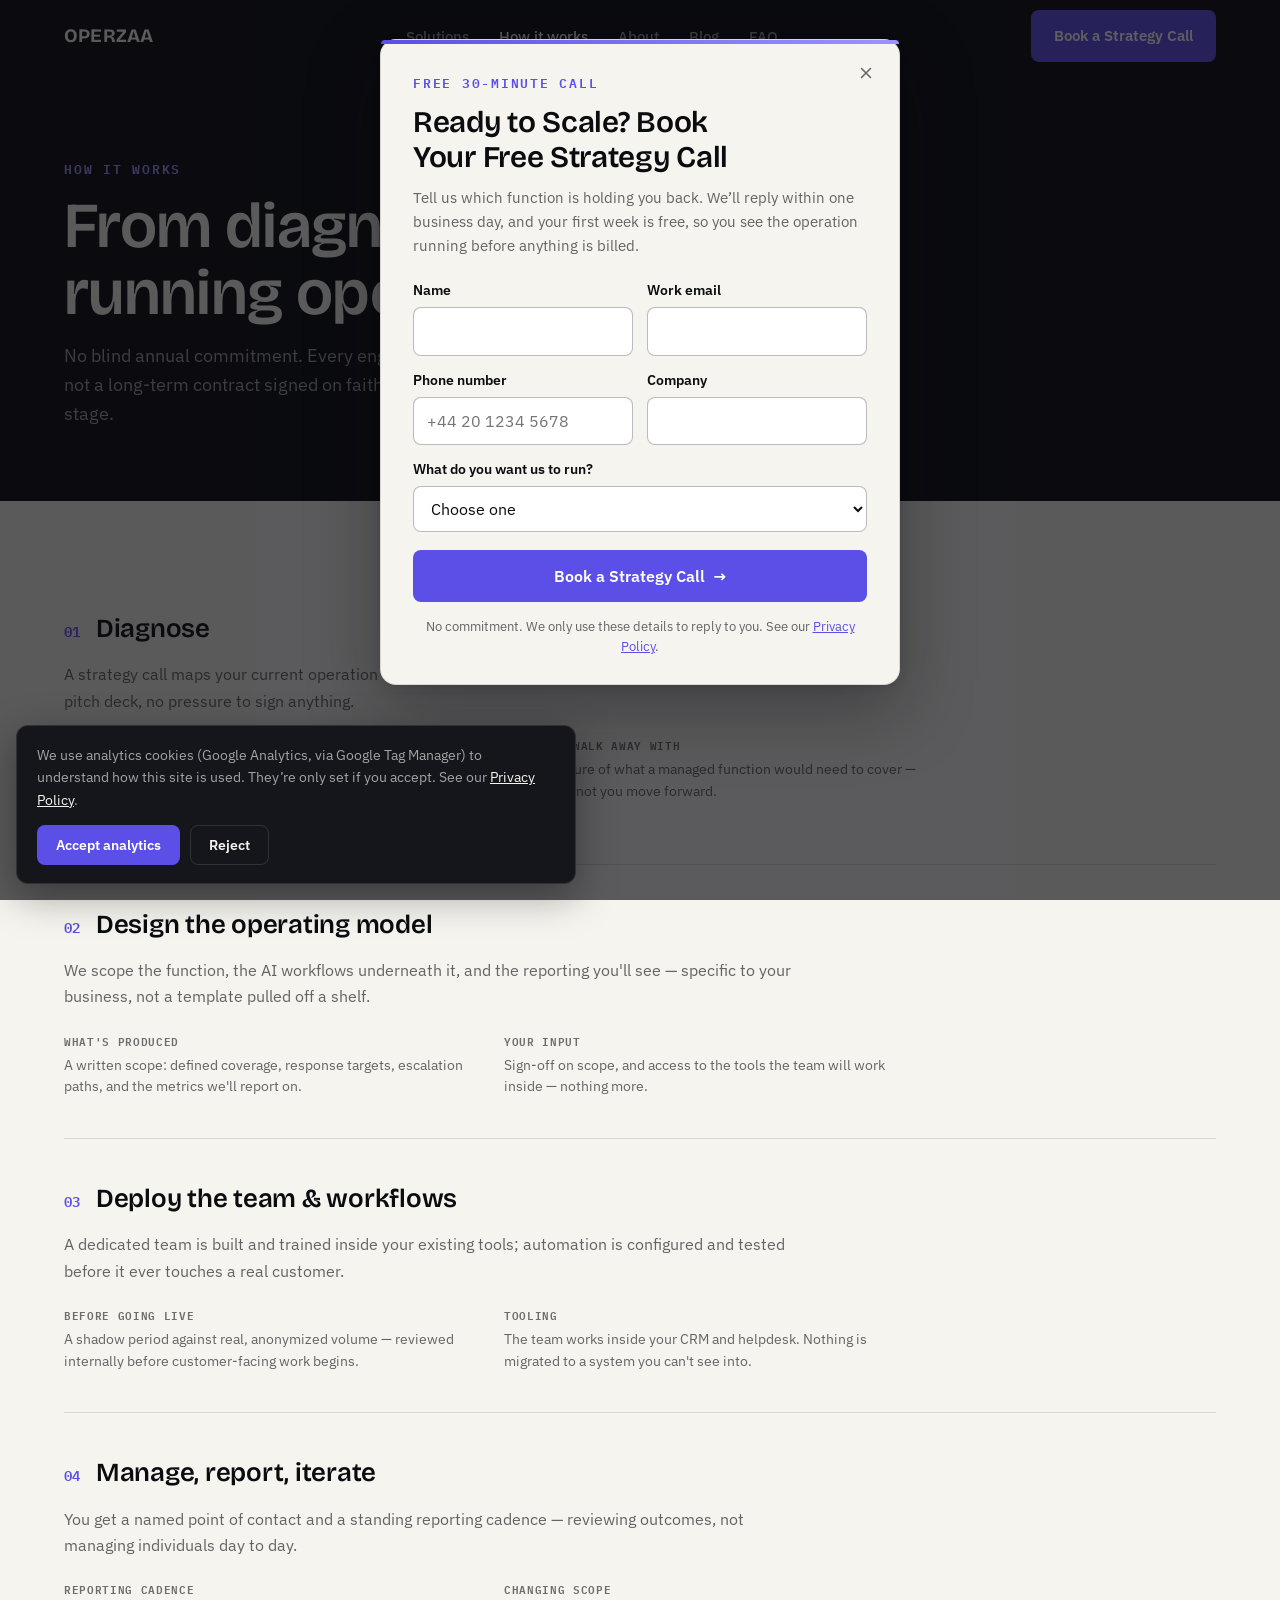
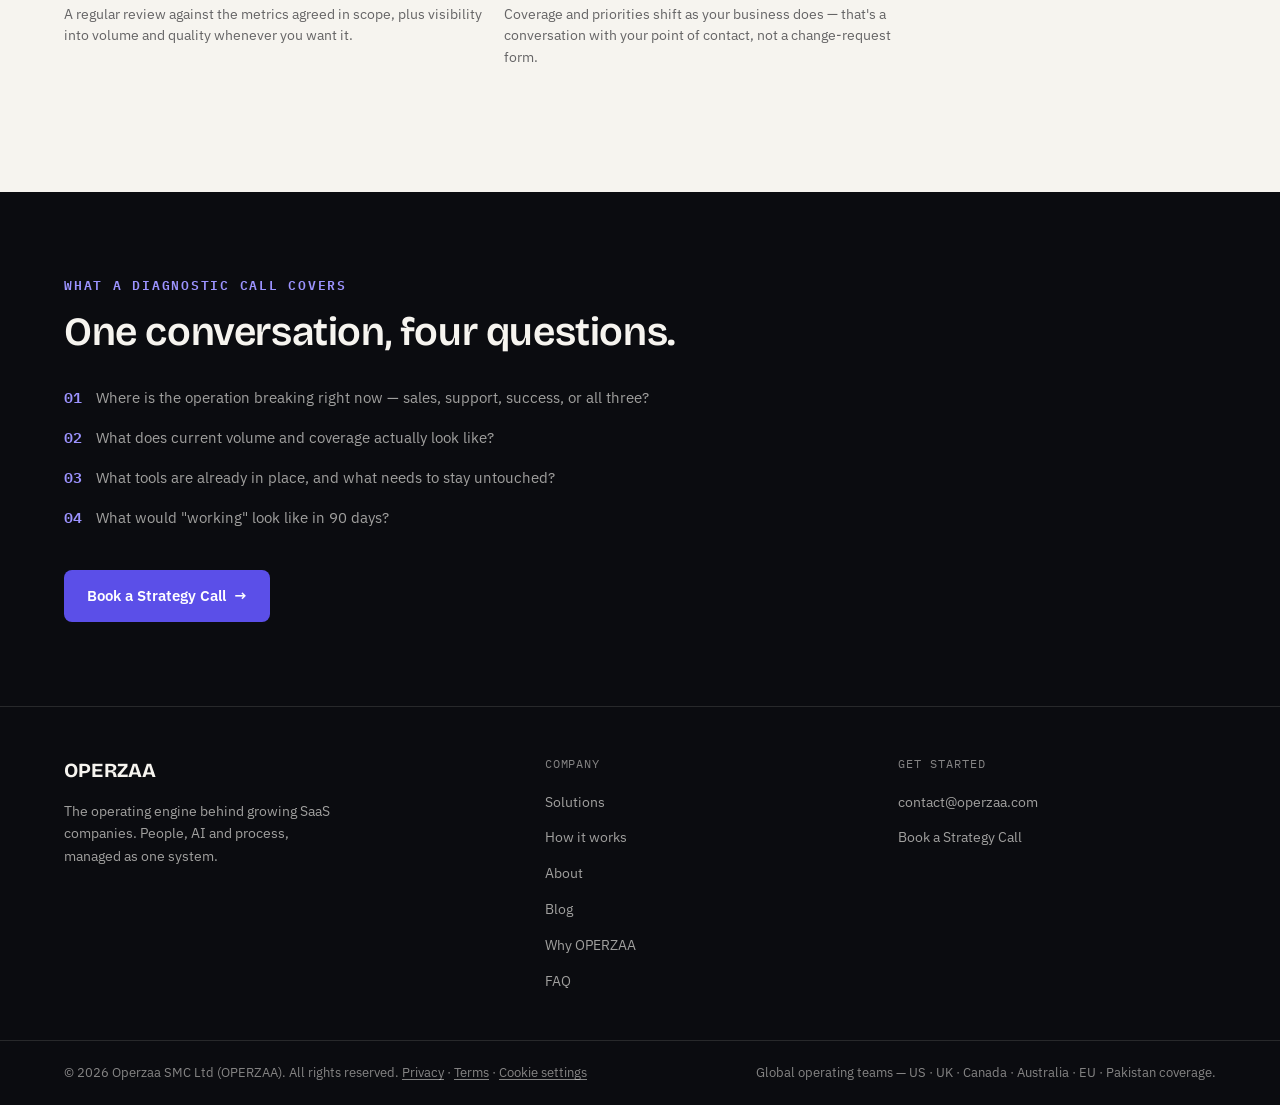
<file: how-it-works/index.html>
<!doctype html>
<html lang="en">
<head>
<meta charset="utf-8">
<meta name="viewport" content="width=device-width, initial-scale=1">
<!-- Google Consent Mode v2 defaults (must run before GTM) + Google Tag Manager -->
<script>
  window.dataLayer = window.dataLayer || [];
  function gtag(){dataLayer.push(arguments);}
  gtag('consent', 'default', {ad_storage:'denied', ad_user_data:'denied', ad_personalization:'denied', analytics_storage:'denied', functionality_storage:'granted', security_storage:'granted', wait_for_update:500});
  try{ if(localStorage.getItem('oz_consent') === 'granted' && navigator.globalPrivacyControl !== true){ gtag('consent', 'update', {analytics_storage:'granted'}); } }catch(e){}
  // GTM is loaded on the visitor's first interaction (tap, scroll, key, mouse)
  // or 5s after the page has loaded, whichever comes first, so its ~150 KB of
  // script doesn't block the first render. Consent defaults above still apply.
  (function(w, d){
    var done = false, ev = ['pointerdown', 'touchstart', 'keydown', 'scroll', 'mousemove'];
    function load(){
      if(done){ return; } done = true;
      ev.forEach(function(e){ w.removeEventListener(e, load, {passive:true}); });
      w.dataLayer.push({'gtm.start': new Date().getTime(), event: 'gtm.js'});
      ['GTM-ML9MT3TP'].forEach(function(id){
        var s = d.createElement('script'); s.async = true;
        s.src = 'https://www.googletagmanager.com/gtm.js?id=' + id;
        d.head.appendChild(s);
      });
    }
    ev.forEach(function(e){ w.addEventListener(e, load, {passive:true}); });
    w.addEventListener('load', function(){ setTimeout(load, 5000); });
  })(window, document);
</script>
<!-- End Google Tag Manager -->
<title>How It Works — OPERZAA</title>
<meta name="description" content="From diagnostic to running operation: how an OPERZAA engagement is scoped, deployed and reported on, stage by stage.">
<link rel="icon" href="/favicon.svg" type="image/svg+xml">
<link rel="canonical" href="https://operzaa.com/how-it-works/">
<meta property="og:site_name" content="OPERZAA">
<meta property="og:locale" content="en_GB">
<meta property="og:type" content="website">
<meta property="og:url" content="https://operzaa.com/how-it-works/">
<meta property="og:title" content="How It Works — OPERZAA">
<meta property="og:description" content="No blind annual commitment. Every engagement starts with a scoped diagnostic, not a long-term contract signed on faith.">
<meta property="og:image" content="https://operzaa.com/assets/og-image.png">
<meta property="og:image:width" content="1200">
<meta property="og:image:height" content="630">
<meta property="og:image:alt" content="OPERZAA: the operating engine behind growing SaaS companies">
<meta name="twitter:card" content="summary_large_image">
<meta name="twitter:image" content="https://operzaa.com/assets/og-image.png">
<meta name="twitter:title" content="How It Works — OPERZAA">
<meta name="twitter:description" content="No blind annual commitment. Every engagement starts with a scoped diagnostic, not a long-term contract signed on faith.">
<link rel="preconnect" href="https://fonts.googleapis.com">
<link rel="preconnect" href="https://fonts.gstatic.com" crossorigin>
<link rel="preload" as="style" href="https://fonts.googleapis.com/css2?family=Bricolage+Grotesque:opsz,wght@12..96,500;12..96,600;12..96,700&family=IBM+Plex+Sans:wght@400;500;600&family=IBM+Plex+Mono:wght@500;600&display=swap">
<link rel="stylesheet" href="https://fonts.googleapis.com/css2?family=Bricolage+Grotesque:opsz,wght@12..96,500;12..96,600;12..96,700&family=IBM+Plex+Sans:wght@400;500;600&family=IBM+Plex+Mono:wght@500;600&display=swap" media="print" onload="this.media='all'">
<noscript><link rel="stylesheet" href="https://fonts.googleapis.com/css2?family=Bricolage+Grotesque:opsz,wght@12..96,500;12..96,600;12..96,700&family=IBM+Plex+Sans:wght@400;500;600&family=IBM+Plex+Mono:wght@500;600&display=swap"></noscript>
<style id="site-css">@font-face{font-family:'Bricolage Fallback';src:local('Arial'),local('Liberation Sans'),local('Helvetica'),local('Roboto');size-adjust:97%;ascent-override:95.4%;descent-override:28.4%;line-gap-override:0%}@font-face{font-family:'Plex Sans Fallback';src:local('Arial'),local('Liberation Sans'),local('Helvetica'),local('Roboto');size-adjust:99%;ascent-override:103.5%;descent-override:27.8%;line-gap-override:0%}@font-face{font-family:'Plex Mono Fallback';src:local('Courier New'),local('Liberation Mono'),local('Menlo'),local('Roboto Mono');size-adjust:100%;ascent-override:102.5%;descent-override:27.5%;line-gap-override:0%}:root{--ink-950:#0B0C10;--ink-900:#15161C;--ink-800:#1F212A;--paper-050:#F6F4EF;--paper-100:#EDEAE1;--paper-200:#E1DDD1;--accent:#5B4FE8;--accent-soft:#9C93FF;--accent-dim:#3A32A6;--good:#2E9E6D;--attention:#B4700C;--on-dark-primary: var(--paper-050);--on-dark-secondary: rgba(246,244,239,.64);--on-dark-faint: rgba(246,244,239,.52);--on-dark-border: rgba(246,244,239,.12);--on-dark-surface: var(--ink-900);--on-dark-surface-2: var(--ink-800);--on-light-primary: var(--ink-950);--on-light-secondary: rgba(11,12,16,.62);--on-light-faint: rgba(11,12,16,.58);--on-light-border: rgba(11,12,16,.12);--on-light-surface: #FFFFFF;--on-light-surface-2: var(--paper-100);--font-display:'Bricolage Grotesque','Bricolage Fallback','Hanken Grotesk',system-ui,sans-serif;--font-body:'IBM Plex Sans','Plex Sans Fallback',system-ui,sans-serif;--font-mono:'IBM Plex Mono','Plex Mono Fallback','SFMono-Regular',monospace;--gutter: clamp(20px,5vw,64px);--maxw: 1320px;--radius: 10px}*,*::before,*::after{box-sizing:border-box}html{scroll-behavior:smooth;overflow-x:hidden}@media (prefers-reduced-motion: reduce){html{scroll-behavior:auto}*{animation-duration:0.001ms !important;animation-iteration-count:1 !important;transition-duration:0.001ms !important}}body{margin:0;background: var(--paper-050);color: var(--on-light-primary);font-family: var(--font-body);font-size:16px;line-height:1.55;-webkit-font-smoothing:antialiased}img{max-width:100%;display:block}h1,h2,h3,h4{font-family:var(--font-display);margin:0;text-wrap:balance;letter-spacing:-0.01em}p{margin:0}a{color:inherit}::selection{background:var(--accent);color:#fff}.mono{font-family:var(--font-mono);letter-spacing:.02em}.eyebrow{font-family:var(--font-mono);font-size:12.5px;letter-spacing:.14em;text-transform:uppercase;font-weight:600}.num{font-variant-numeric:tabular-nums}.zone{padding-block: clamp(64px,10vw,120px)}.zone-tight{padding-block: clamp(44px,7vw,84px)}.wrap{max-width:var(--maxw);margin-inline:auto;padding-inline:var(--gutter)}.z-dark{background:var(--ink-950);color:var(--on-dark-primary)}.z-light{background:var(--paper-050);color:var(--on-light-primary)}.z-ink900{background:var(--ink-900);color:var(--on-dark-primary)}.grid{display:grid;gap:32px}.stack{display:flex;flex-direction:column}.btn{display:inline-flex;align-items:center;gap:8px;font-family:var(--font-body);font-weight:600;font-size:15px;padding:13px 22px;border-radius:8px;border:1px solid transparent;cursor:pointer;text-decoration:none;white-space:nowrap;transition:transform .15s ease,background .15s ease,border-color .15s ease,opacity .15s ease}.btn:active{transform:translateY(1px)}.btn-accent{background:var(--accent);color:#fff}.btn-accent:hover{background:#4C41D6}.btn-ghost-dark{border-color:var(--on-dark-border);color:var(--on-dark-primary);background:transparent}.btn-ghost-dark:hover{border-color:rgba(246,244,239,.32);background:rgba(246,244,239,.04)}.btn-ghost-light{border-color:var(--on-light-border);color:var(--on-light-primary);background:transparent}.btn-ghost-light:hover{border-color:rgba(11,12,16,.28);background:rgba(11,12,16,.03)}.btn-arrow{transition:transform .15s ease}.btn:hover .btn-arrow{transform:translateX(3px)}.section-head{max-width:760px}.section-head .eyebrow{display:block;margin-bottom:14px}.section-head h2{font-size:clamp(28px,3.4vw,40px);font-weight:600;line-height:1.12}.section-head p.lede{margin-top:16px;font-size:17px;line-height:1.6}.on-dark .section-head .eyebrow{color:var(--accent-soft)}.on-light .section-head .eyebrow{color:var(--accent)}.on-dark .section-head p.lede{color:var(--on-dark-secondary)}.on-light .section-head p.lede{color:var(--on-light-secondary)}.reveal{opacity:1;transform:none}@media (prefers-reduced-motion: no-preference){.reveal.reveal-armed{opacity:0;transform:translateY(14px);transition:opacity .6s ease,transform .6s ease}.reveal.reveal-armed.is-visible{opacity:1;transform:none}}.nav{position:fixed;top:0;left:0;right:0;z-index:100;border-bottom:1px solid transparent;transition:background .25s ease,border-color .25s ease}.nav.is-scrolled{background:rgba(11,12,16,.78);backdrop-filter:blur(10px);border-bottom-color: var(--on-dark-border)}@media (max-width:767px){.nav.is-scrolled{background:rgba(11,12,16,.94);backdrop-filter:none}}.nav-inner{max-width:var(--maxw);margin-inline:auto;padding-inline:var(--gutter);height:72px;display:flex;align-items:center;justify-content:space-between;gap:24px}.wordmark{font-family:var(--font-display);font-weight:700;font-size:19px;letter-spacing:.01em;color:var(--on-dark-primary);text-decoration:none}.nav-links{display:flex;align-items:center;gap:30px;list-style:none;margin:0;padding:0}.nav-links a{font-size:14.5px;font-weight:500;text-decoration:none;color:var(--on-dark-secondary);transition:color .15s ease}.nav-links a:hover{color:var(--on-dark-primary)}.nav-cta{display:none}@media (min-width:860px){.nav-cta{display:inline-flex}}.nav-links{display:none}@media (min-width:860px){.nav-links{display:flex}}.hero{padding-top:calc(72px + clamp(48px,8vw,96px));padding-bottom:clamp(64px,9vw,110px);background: radial-gradient(1100px 520px at 82% -8%,rgba(91,79,232,.20),transparent 60%),var(--ink-950)}.hero-grid{display:grid;grid-template-columns:minmax(0,1fr);gap:56px;align-items:center}@media (min-width:980px){.hero-grid{grid-template-columns:1.05fr .95fr}}.hero-eyebrow{color:var(--accent-soft);margin-bottom:22px}.hero h1{font-size:clamp(36px,5.2vw,58px);font-weight:600;line-height:1.05;color:var(--on-dark-primary)}.hero-sub{margin-top:22px;max-width:520px;font-size:17.5px;line-height:1.65;color:var(--on-dark-secondary);border-left:2px solid var(--on-dark-border);padding-left:16px}.hero-ctas{display:flex;flex-wrap:wrap;gap:14px;margin-top:34px}.hero-guarantee{margin-top:18px;font-size:13.5px;color:var(--on-dark-faint)}.ops-panel{background:var(--ink-900);border:1px solid var(--on-dark-border);border-radius:14px;overflow:hidden;box-shadow:0 40px 80px -40px rgba(0,0,0,.6)}.ops-head{display:flex;align-items:center;justify-content:space-between;gap:12px;padding:16px 20px;border-bottom:1px solid var(--on-dark-border)}.ops-title{font-size:13.5px;font-weight:600;color:var(--on-dark-primary)}.ops-tag{display:inline-flex;align-items:center;gap:7px;font-size:11px;font-weight:600;letter-spacing:.06em;text-transform:uppercase;color:var(--on-dark-faint)}.ops-dot{width:6px;height:6px;border-radius:50%;background:var(--accent-soft)}@media (prefers-reduced-motion: no-preference){.ops-dot{animation:pulse 2.4s ease-in-out infinite}}@keyframes pulse{0%,100%{opacity:1}50%{opacity:.35}}.ops-body{padding:20px}.ops-stats{display:grid;grid-template-columns:repeat(3,1fr);gap:1px;background:var(--on-dark-border);border:1px solid var(--on-dark-border);border-radius:10px;overflow:hidden}.ops-stat{background:var(--ink-900);padding:14px 16px}.ops-stat .lbl{font-size:11px;color:var(--on-dark-faint);text-transform:uppercase;letter-spacing:.06em;font-weight:600}.ops-stat .val{font-family:var(--font-mono);font-size:22px;font-weight:600;color:var(--on-dark-primary);margin-top:6px}.ops-stat .delta{font-size:12px;margin-top:4px;font-weight:600}.ops-stat .delta.good{color:var(--good)}.ops-fn-list{display:flex;flex-direction:column;gap:1px;background:var(--on-dark-border);border:1px solid var(--on-dark-border);border-radius:10px;overflow:hidden}.ops-fn-row{display:grid;grid-template-columns:auto 1fr auto;align-items:center;gap:12px;background:var(--ink-900);padding:11px 14px}.ops-fn-name{font-size:12.5px;font-weight:600;color:var(--on-dark-primary);min-width:108px}.ops-fn-metric{font-family:var(--font-mono);font-size:12px;color:var(--on-dark-faint);text-align:right}.ops-spark{margin-top:18px}.ops-spark .lbl{font-size:11px;color:var(--on-dark-faint);text-transform:uppercase;letter-spacing:.06em;font-weight:600;margin-bottom:10px;display:block}.ops-queue{margin-top:18px;display:flex;flex-direction:column;gap:8px}.ops-row{display:flex;align-items:center;gap:10px;font-size:13px;color:var(--on-dark-secondary);padding:9px 10px;border:1px solid var(--on-dark-border);border-radius:8px}.pill{font-size:10.5px;font-weight:700;letter-spacing:.05em;text-transform:uppercase;padding:3px 8px;border-radius:20px;display:inline-flex;align-items:center;gap:5px;flex-shrink:0}.pill::before{content:'';width:6px;height:6px;border-radius:50%;background:currentColor}.pill-good{background:rgba(46,158,109,.14);color:#3BB37E}.pill-progress{background:rgba(156,147,255,.16);color:var(--accent-soft)}.pill-attention{background:rgba(180,112,12,.16);color:#E0A64C}.ops-row .rt{margin-left:auto;font-family:var(--font-mono);font-size:11.5px;color:var(--on-dark-faint)}.ops-caption{margin-top:16px;font-size:11.5px;color:var(--on-dark-faint);font-style:italic}.ops-funnel{margin-top:18px;display:flex;flex-direction:column;gap:8px}.ops-funnel-row{display:grid;grid-template-columns:112px 1fr 40px;align-items:center;gap:10px}.ops-funnel-row .fl{font-size:12px;color:var(--on-dark-secondary)}.ops-funnel-track{height:8px;background:rgba(246,244,239,.07);border-radius:4px;overflow:hidden}.ops-funnel-fill{height:100%;border-radius:4px;background:linear-gradient(90deg,var(--accent-dim),var(--accent))}.ops-funnel-row .fv{font-family:var(--font-mono);font-size:12px;color:var(--on-dark-faint);text-align:right}@media (max-width:480px){.ops-head{padding:14px 16px;flex-wrap:wrap;row-gap:6px}.ops-body{padding:14px}.ops-fn-row{grid-template-columns:minmax(0,1fr) auto;row-gap:4px;padding:10px 12px}.ops-fn-name{min-width:0}.ops-fn-metric{grid-column:1 / -1;grid-row:2;text-align:left}}.strip{border-top:1px solid var(--on-dark-border)}.strip-inner{display:grid;gap:22px}@media (min-width:760px){.strip-inner{grid-template-columns:repeat(3,1fr)}}.strip-item{font-size:14.5px;color:var(--on-dark-secondary);padding-block:22px;border-top:1px solid var(--on-dark-border)}@media (min-width:760px){.strip-item{border-top:none;border-left:1px solid var(--on-dark-border);padding-left:22px;padding-block:0}.strip-item:first-child{border-left:none;padding-left:0}}.strip-item strong{display:block;color:var(--on-dark-primary);font-weight:600;margin-bottom:4px}.cascade-dark{background:var(--ink-950);color:var(--on-dark-primary);padding-top:clamp(72px,10vw,120px);padding-bottom:0}.cascade-line{display:flex;flex-direction:column;align-items:flex-start;gap:0;max-width:760px}.cascade-step{position:relative;padding-left:34px;padding-block:20px}.cascade-step::before{content:'';position:absolute;left:5px;top:28px;width:9px;height:9px;border-radius:50%;background:var(--on-dark-faint);border:2px solid var(--ink-950)}.cascade-step::after{content:'';position:absolute;left:9px;top:38px;bottom:-20px;width:1px;background:var(--on-dark-border)}.cascade-step:last-child::after{display:none}.cascade-step p{font-size:clamp(19px,2.4vw,25px);font-weight:500;color:var(--on-dark-primary);line-height:1.35}.cascade-step.symptoms p{font-size:16.5px;font-weight:400;color:var(--on-dark-secondary);line-height:1.7;max-width:600px}.cascade-pivot{position:relative;margin-top:8px;background:var(--paper-050);color:var(--on-light-primary);border-radius:22px 22px 0 0;padding:clamp(48px,7vw,72px) 0 clamp(56px,8vw,90px)}.cascade-pivot::before{content:'';position:absolute;left:34px;top:-1px;width:1px;height:36px;background:var(--accent)}.cascade-brand{padding-left:34px;position:relative}.cascade-brand::before{content:'';position:absolute;left:5px;top:8px;width:11px;height:11px;border-radius:50%;background:var(--accent);box-shadow:0 0 0 5px rgba(91,79,232,.16)}.cascade-brand .word{font-family:var(--font-display);font-weight:700;font-size:clamp(28px,4vw,40px);letter-spacing:.01em}.cascade-brand .desc{margin-top:10px;font-size:16.5px;color:var(--on-light-secondary);max-width:520px}.cascade-outcome{margin-top:30px;padding-left:34px;font-family:var(--font-display);font-weight:600;font-size:clamp(24px,3vw,32px);color:var(--on-light-primary);max-width:640px;text-wrap:balance}.model-flow{display:flex;flex-direction:column;align-items:center;margin-top:56px;text-align:center}.model-node-label{font-family:var(--font-mono);font-size:12px;font-weight:600;letter-spacing:.06em;text-transform:uppercase;color:var(--on-light-secondary);border:1px solid var(--on-light-border);border-radius:20px;padding:9px 20px;background:var(--on-light-surface);display:inline-block}.model-connector{width:1px;height:30px;background:var(--on-light-border)}.model-core{margin-block:2px;display:flex;flex-direction:column;align-items:center}.model-core-word{font-family:var(--font-display);font-weight:700;font-size:clamp(26px,3.6vw,36px);color:var(--on-light-primary);letter-spacing:.01em}.model-core-caption{margin-top:8px;font-size:13px;color:var(--accent);font-weight:600}.model-functions-wrap{position:relative;width:100%;max-width:940px;margin-top:30px;padding-top:28px;border-top:1px solid var(--accent)}.model-functions{display:grid;grid-template-columns:repeat(5,1fr);gap:14px}@media (max-width:900px){.model-functions{grid-template-columns:repeat(2,1fr)}}@media (max-width:520px){.model-functions{grid-template-columns:1fr}}.model-fn{position:relative;border:1px solid var(--on-light-border);border-radius:12px;padding:18px 16px;background:var(--on-light-surface);text-align:left}.model-fn::before{content:'';position:absolute;top:-29px;left:50%;width:1px;height:28px;background:var(--accent);transform:translateX(-50%)}@media (max-width:900px){.model-fn::before{display:none}.model-functions-wrap{border-top-color:var(--on-light-border)}.model-fn{border-top:2px solid var(--accent)}}.fn-label{display:block;font-size:14.5px;font-weight:600;color:var(--on-light-primary)}.fn-desc{display:block;margin-top:6px;font-size:12.5px;color:var(--on-light-secondary)}.tabs{display:flex;flex-wrap:wrap;gap:8px;margin-top:44px;border-bottom:1px solid var(--on-light-border);padding-bottom:0}.tab-btn{font-family:var(--font-body);font-weight:600;font-size:14.5px;padding:12px 4px;margin-right:26px;background:none;border:none;cursor:pointer;color:var(--on-light-faint);border-bottom:2px solid transparent;margin-bottom:-1px;transition:color .15s ease,border-color .15s ease}.tab-btn:hover{color:var(--on-light-primary)}.tab-btn[aria-selected="true"]{color:var(--on-light-primary);border-bottom-color:var(--accent)}.tab-panel{display:none;padding-top:34px}.tab-panel.is-active{display:block}.tab-panel .intro{font-size:18px;line-height:1.6;max-width:660px;color:var(--on-light-primary)}.cap-list{display:flex;flex-wrap:wrap;gap:9px;margin-top:24px}.cap-tag{font-size:13px;font-weight:500;padding:8px 14px;border-radius:20px;border:1px solid var(--on-light-border);color:var(--on-light-secondary);background:var(--on-light-surface)}.team-banner{margin-top:56px;padding:28px 30px;border:1px solid var(--on-light-border);border-radius:14px;background:var(--paper-100);display:grid;gap:16px}@media (min-width:760px){.team-banner{grid-template-columns:auto 1fr;align-items:center}}.team-banner .kicker{font-family:var(--font-mono);font-size:11.5px;font-weight:600;letter-spacing:.08em;text-transform:uppercase;color:var(--accent);white-space:nowrap}.team-banner p{font-size:15px;line-height:1.6;color:var(--on-light-secondary)}.team-banner strong{color:var(--on-light-primary)}.split{display:grid;gap:0;margin-top:52px;border:1px solid var(--on-dark-border);border-radius:14px;overflow:hidden}@media (min-width:820px){.split{grid-template-columns:1fr 1fr}}.split-col{padding:34px 32px}.split-col.human{background:var(--ink-900)}.split-col.ai{background:var(--ink-950);border-top:1px solid var(--on-dark-border)}@media (min-width:820px){.split-col.ai{border-top:none;border-left:1px solid var(--on-dark-border)}}.split-col .kicker{font-family:var(--font-mono);font-size:12px;letter-spacing:.1em;text-transform:uppercase;font-weight:600;color:var(--accent-soft)}.split-col h3{margin-top:14px;font-size:22px;font-weight:600;color:var(--on-dark-primary)}.split-col ul{list-style:none;margin:18px 0 0;padding:0;display:flex;flex-direction:column;gap:11px}.split-col li{font-size:14.5px;color:var(--on-dark-secondary);padding-left:18px;position:relative}.split-col li::before{content:'—';position:absolute;left:0;color:var(--on-dark-faint)}.split-note{padding:22px 32px;background:var(--ink-800);font-size:14px;color:var(--on-dark-secondary);border-top:1px solid var(--on-dark-border)}.split-note strong{color:var(--on-dark-primary)}.steps{margin-top:48px;display:grid;gap:0}.step{display:grid;grid-template-columns:56px 1fr;gap:24px;padding-block:26px;border-top:1px solid var(--on-light-border)}.step:last-child{border-bottom:1px solid var(--on-light-border)}.step .idx{font-family:var(--font-mono);font-size:14px;color:var(--accent);font-weight:600;padding-top:2px}.step h3{font-size:18px;font-weight:600}.step p{margin-top:8px;font-size:14.5px;line-height:1.65;color:var(--on-light-secondary);max-width:600px}.fit-grid{display:grid;gap:16px;margin-top:40px}@media (min-width:760px){.fit-grid{grid-template-columns:1fr 1fr}}.fit-item{display:flex;gap:14px;padding:20px 22px;border:1px solid var(--on-light-border);border-radius:12px;background:var(--on-light-surface)}.fit-check{flex-shrink:0;width:20px;height:20px;margin-top:2px;color:var(--accent)}.fit-item p{font-size:14.5px;line-height:1.55;color:var(--on-light-secondary)}.fit-item strong{color:var(--on-light-primary);display:block;font-size:14.5px;margin-bottom:3px}.quad{display:grid;gap:1px;background:var(--on-dark-border);border:1px solid var(--on-dark-border);border-radius:14px;overflow:hidden;margin-top:48px}@media (min-width:760px){.quad{grid-template-columns:repeat(2,1fr)}}.quad-item{background:var(--ink-900);padding:28px 30px}.quad-item .not{font-size:14px;color:var(--on-dark-faint);text-decoration:line-through;text-decoration-color:rgba(246,244,239,.3)}.quad-item .is{margin-top:8px;font-family:var(--font-display);font-size:20px;font-weight:600;color:var(--on-dark-primary)}.fit-line{margin-top:32px;font-size:14.5px;line-height:1.6;color:var(--on-dark-secondary);max-width:680px}.proof-box{margin-top:40px;border:1px solid var(--on-light-border);border-radius:14px;padding:clamp(28px,4vw,44px);background:var(--on-light-surface);display:grid;gap:28px}@media (min-width:900px){.proof-box{grid-template-columns:1fr 1fr}}.proof-box h3{font-size:20px;font-weight:600;max-width:360px}.proof-list{display:flex;flex-direction:column;gap:16px}.proof-list-item{display:flex;gap:12px;font-size:14.5px;line-height:1.6;color:var(--on-light-secondary)}.proof-list-item .mk{font-family:var(--font-mono);color:var(--accent);font-weight:600;flex-shrink:0}.faq{margin-top:40px;border-top:1px solid var(--on-light-border)}.faq details{border-bottom:1px solid var(--on-light-border);padding-block:20px}.faq summary{cursor:pointer;list-style:none;display:flex;align-items:center;justify-content:space-between;gap:20px;font-size:16.5px;font-weight:500;color:var(--on-light-primary)}.faq summary::-webkit-details-marker{display:none}.faq summary .plus{font-family:var(--font-mono);font-size:20px;color:var(--on-light-faint);flex-shrink:0;transition:transform .2s ease}.faq details[open] summary .plus{transform:rotate(45deg)}.faq .a{margin-top:14px;font-size:14.5px;line-height:1.7;color:var(--on-light-secondary);max-width:680px}.final-cta{text-align:left}.final-cta h2{font-size:clamp(30px,4.4vw,48px);font-weight:600;max-width:720px;color:var(--on-dark-primary)}.final-cta p.lede{margin-top:18px;font-size:17px;color:var(--on-dark-secondary);max-width:560px}.final-ctas{display:flex;flex-wrap:wrap;gap:14px;margin-top:34px}.footer{border-top:1px solid var(--on-dark-border)}.footer-top{display:grid;gap:36px;padding-block:48px}@media (min-width:760px){.footer-top{grid-template-columns:1.4fr 1fr 1fr}}.footer-brand .wordmark{font-size:20px}.footer-brand p{margin-top:14px;font-size:14px;color:var(--on-dark-secondary);max-width:280px;line-height:1.6}.footer-col .h{font-family:var(--font-mono);font-size:11.5px;letter-spacing:.08em;text-transform:uppercase;color:var(--on-dark-faint);margin-bottom:16px}.footer-col ul{list-style:none;margin:0;padding:0;display:flex;flex-direction:column;gap:11px}.footer-col a{font-size:14px;color:var(--on-dark-secondary);text-decoration:none}.footer-col a:hover{color:var(--on-dark-primary)}.footer-bottom{display:flex;flex-wrap:wrap;gap:12px;justify-content:space-between;padding-block:22px;border-top:1px solid var(--on-dark-border);font-size:12.5px;color:var(--on-dark-faint)}.on-light .eyebrow{color:var(--accent)}.on-dark .eyebrow{color:var(--accent-soft)}.section-head h2,.section-head h1{font-size:clamp(28px,3.4vw,40px);font-weight:600;line-height:1.12;font-family:var(--font-display);margin:0;text-wrap:balance;letter-spacing:-0.01em}.nav-mobile{display:block;position:relative}@media (min-width:860px){.nav-mobile{display:none}}.nav-mobile summary{list-style:none;cursor:pointer;color:var(--on-dark-primary);width:32px;height:32px;display:flex;align-items:center;justify-content:center}.nav-mobile summary::-webkit-details-marker{display:none}.nav-burger-lines{display:flex;flex-direction:column;gap:5px;width:20px}.nav-burger-lines span{display:block;height:1.5px;background:var(--on-dark-primary);border-radius:1px}.nav-mobile[open] .nav-burger-lines span:nth-child(1){transform:translateY(6.5px) rotate(45deg)}.nav-mobile[open] .nav-burger-lines span:nth-child(2){opacity:0}.nav-mobile[open] .nav-burger-lines span:nth-child(3){transform:translateY(-6.5px) rotate(-45deg)}.nav-mobile-panel{position:fixed;top:72px;left:0;right:0;background:var(--ink-950);border-bottom:1px solid var(--on-dark-border);padding:8px var(--gutter) 24px;display:flex;flex-direction:column}.nav-mobile-panel a{padding:14px 0;font-size:16px;font-weight:500;color:var(--on-dark-secondary);text-decoration:none;border-bottom:1px solid var(--on-dark-border)}.nav-mobile-panel a:last-of-type{border-bottom:none}.nav-mobile-panel .btn{margin-top:16px;justify-content:center}.nav-links a[aria-current="page"]{color:var(--on-dark-primary)}.page-header{padding-top:calc(72px + clamp(44px,8vw,88px));padding-bottom:clamp(44px,7vw,72px)}.page-header .section-head{max-width:920px}.page-header .section-head h1{font-size:clamp(38px,5.6vw,64px);line-height:1.04}.page-header .section-head p.lede{max-width:660px;font-size:18px}.solutions-detail{display:flex;flex-direction:column;margin-top:8px}.solution-block{padding-block:44px;border-top:1px solid var(--on-light-border)}.solution-block:first-child{border-top:none;padding-top:16px}.solution-block-head{display:flex;flex-direction:column;gap:10px;max-width:760px}.solution-block-head h2{font-size:clamp(22px,2.6vw,28px);font-weight:600}.solution-intro{margin-top:14px;font-size:16px;line-height:1.65;color:var(--on-light-secondary);max-width:740px}.page-cta{margin-top:56px;display:flex;justify-content:flex-start}.workflow-stages{display:flex;align-items:stretch;gap:0;margin-top:2px;flex-wrap:wrap}.wf-stage{flex:1 1 190px;min-width:170px;background:var(--ink-950);border:1px solid var(--on-dark-border);border-radius:10px;padding:16px;display:flex;flex-direction:column;gap:8px}.wf-num{font-family:var(--font-mono);font-size:11px;color:var(--on-dark-faint);font-weight:600}.wf-pill{align-self:flex-start;font-size:10px;font-weight:700;letter-spacing:.05em;text-transform:uppercase;padding:3px 9px;border-radius:20px}.wf-pill-in{background:rgba(246,244,239,.10);color:var(--on-dark-secondary)}.wf-pill-ai{background:rgba(156,147,255,.18);color:var(--accent-soft)}.wf-pill-handoff{background:rgba(180,112,12,.16);color:#E0A64C}.wf-pill-human{background:rgba(46,158,109,.16);color:var(--good)}.wf-desc{font-size:13px;color:var(--on-dark-primary);line-height:1.5}.wf-meta{font-size:11px;color:var(--on-dark-faint);font-family:var(--font-mono);margin-top:auto;padding-top:4px}.wf-arrow{display:flex;align-items:center;justify-content:center;padding-inline:8px;color:var(--on-dark-faint);font-size:16px;flex:0 0 auto}@media (max-width:760px){.workflow-stages{flex-direction:column}.wf-arrow{transform:rotate(90deg);padding-block:2px;align-self:center}}.steps-detail{display:flex;flex-direction:column;margin-top:8px}.step-detail{padding-block:40px;border-top:1px solid var(--on-light-border)}.step-detail:first-child{border-top:none;padding-top:16px}.step-detail-head{display:flex;align-items:baseline;gap:16px}.step-detail-head .idx{font-family:var(--font-mono);font-size:14px;color:var(--accent);font-weight:600}.step-detail-head h2{font-size:clamp(20px,2.4vw,26px);font-weight:600}.step-detail-body{margin-top:12px;font-size:16px;line-height:1.65;color:var(--on-light-secondary);max-width:740px}.step-sub{display:grid;gap:20px;margin-top:22px;max-width:860px}@media (min-width:700px){.step-sub{grid-template-columns:1fr 1fr}}.step-sub-label{display:block;font-family:var(--font-mono);font-size:11px;font-weight:600;letter-spacing:.06em;text-transform:uppercase;color:var(--on-light-faint);margin-bottom:6px}.step-sub p{font-size:13.5px;line-height:1.6;color:var(--on-light-secondary)}.diag-list{display:flex;flex-direction:column;gap:16px;margin-top:32px;max-width:820px}.diag-item{display:flex;gap:14px;font-size:15px;line-height:1.6;color:var(--on-dark-secondary)}.diag-item .mk{font-family:var(--font-mono);color:var(--accent-soft);font-weight:600;flex-shrink:0}.about-block{padding-block:44px;border-top:1px solid var(--on-light-border);max-width:860px}.about-block:first-child{border-top:none;padding-top:16px}.about-block h2{margin-top:10px;font-size:clamp(22px,2.6vw,28px);font-weight:600}.about-block>p{margin-top:16px;font-size:16px;line-height:1.7;color:var(--on-light-secondary)}.principle-list{display:flex;flex-direction:column;gap:16px;margin-top:20px}.principle-item{font-size:15px;line-height:1.65;color:var(--on-light-secondary)}.principle-item strong{color:var(--on-light-primary);display:block;margin-bottom:2px;font-size:15.5px}.sol-preview-grid{display:grid;gap:14px;margin-top:40px}@media (min-width:700px){.sol-preview-grid{grid-template-columns:repeat(3,1fr)}}@media (min-width:1000px){.sol-preview-grid{grid-template-columns:repeat(5,1fr)}}.sol-preview-card{border:1px solid var(--on-light-border);border-radius:12px;padding:18px 16px;background:var(--on-light-surface)}.sol-preview-card .fn-label{display:block;font-size:14px;font-weight:600;color:var(--on-light-primary)}.sol-preview-card .fn-desc{display:block;margin-top:6px;font-size:12.5px;line-height:1.5;color:var(--on-light-secondary)}.blog-grid{display:flex;flex-direction:column;margin-top:8px}.blog-card{display:block;padding-block:32px;border-top:1px solid var(--on-light-border);text-decoration:none;color:inherit}.blog-card:first-child{border-top:none;padding-top:16px}.blog-card time{font-family:var(--font-mono);font-size:12px;font-weight:600;letter-spacing:.06em;text-transform:uppercase;color:var(--on-light-faint)}.blog-card h2{margin-top:10px;font-size:clamp(20px,2.4vw,26px);font-weight:600;color:var(--on-light-primary)}.blog-card p{margin-top:10px;font-size:15px;line-height:1.65;color:var(--on-light-secondary);max-width:700px}.blog-card .read-more{display:inline-block;margin-top:14px;font-size:13.5px;font-weight:600;color:var(--accent)}.blog-empty{padding-block:32px;border-top:1px solid var(--on-light-border);font-size:15px;color:var(--on-light-secondary);max-width:600px}.article-meta{display:flex;gap:10px;align-items:center;font-family:var(--font-mono);font-size:12px;font-weight:600;letter-spacing:.06em;text-transform:uppercase;color:var(--on-dark-faint)}.article-body{max-width:720px;margin-top:8px}.article-body p{font-size:16.5px;line-height:1.75;color:var(--on-light-secondary);margin-top:20px}.article-body p:first-child{margin-top:0}.article-body h2{margin-top:40px;font-size:clamp(21px,2.4vw,26px);font-weight:600;color:var(--on-light-primary)}.article-body strong{color:var(--on-light-primary)}.article-back{display:inline-block;margin-bottom:24px;font-size:13.5px;font-weight:600;color:var(--accent);text-decoration:none}.contact-grid{display:grid;gap:40px}@media (min-width:900px){.contact-grid{grid-template-columns:1.3fr .7fr;gap:64px}}.contact-form{display:grid;gap:18px;max-width:720px}@media (min-width:640px){.contact-form .row-2{display:grid;grid-template-columns:1fr 1fr;gap:18px}}.contact-form .row-2{display:grid;gap:18px}.field{display:flex;flex-direction:column;gap:7px}.field label{font-size:14px;font-weight:600;color:var(--on-light-primary)}.field .opt{font-weight:400;color:var(--on-light-faint)}.field input,.field select,.field textarea{font:inherit;font-size:16px;color:var(--on-light-primary);background:var(--on-light-surface);border:1px solid rgba(11,12,16,.28);border-radius:8px;padding:12px 14px;width:100%}.field textarea{min-height:140px;resize:vertical}.field input:focus,.field select:focus,.field textarea:focus{outline:2px solid var(--accent);outline-offset:1px;border-color:var(--accent)}.form-hp{position:absolute;left:-9999px;width:1px;height:1px;overflow:hidden}.form-note{font-size:13.5px;line-height:1.6;color:var(--on-light-secondary)}.form-note a{color:var(--accent)}.contact-form .btn{justify-self:start}.contact-aside{display:flex;flex-direction:column;gap:22px;font-size:15px;line-height:1.65;color:var(--on-light-secondary)}.contact-aside h2{font-size:20px;font-weight:600;color:var(--on-light-primary);margin-bottom:6px}.contact-aside a{color:var(--accent);font-weight:600}.cc-banner{position:fixed;left:16px;right:16px;bottom:16px;z-index:100;max-width:560px;background:var(--ink-900);color:var(--on-dark-primary);border:1px solid var(--on-dark-border);border-radius:12px;padding:18px 20px;box-shadow:0 12px 40px rgba(0,0,0,.35);font-size:14px;line-height:1.6}.cc-banner p{color:var(--on-dark-secondary)}.cc-banner a{color:var(--on-dark-primary)}.cc-actions{display:flex;flex-wrap:wrap;gap:10px;margin-top:14px}.cc-actions .btn{padding:10px 18px;font-size:14px}.cc-link{background:none;border:0;padding:0;font:inherit;color:inherit;text-decoration:underline;text-underline-offset:2px;cursor:pointer}.oz-modal{position:fixed;inset:0;z-index:150;display:flex;align-items:center;justify-content:center;padding:24px 16px calc(24px + var(--oz-cc-offset,0px));background:rgba(11,12,16,.66);overflow-y:auto;overscroll-behavior:contain;opacity:0;transition:opacity .28s ease}.oz-modal.is-open{opacity:1}.oz-modal[hidden]{display:none}.oz-modal-card{position:relative;width:100%;max-width:520px;margin:auto;background:var(--paper-050);color:var(--on-light-primary);border:1px solid var(--on-light-border);border-radius:16px;box-shadow:0 24px 70px rgba(11,12,16,.35),0 2px 8px rgba(11,12,16,.12);padding:34px 32px 28px;transform:translateY(14px) scale(.98);transition:transform .32s cubic-bezier(.2,.8,.2,1)}.oz-modal.is-open .oz-modal-card{transform:none}.oz-modal-card:focus{outline:none}.oz-modal-card::before{content:"";position:absolute;left:0;right:0;top:0;height:4px;border-radius:16px 16px 0 0;background:linear-gradient(90deg,var(--accent),var(--accent-soft))}.oz-modal-close{position:absolute;top:14px;right:14px;width:38px;height:38px;border-radius:999px;display:inline-flex;align-items:center;justify-content:center;background:transparent;border:1px solid transparent;color:var(--on-light-secondary);cursor:pointer;transition:background .15s ease,color .15s ease}.oz-modal-close:hover{background:rgba(11,12,16,.06);color:var(--on-light-primary)}.oz-modal-close:focus-visible{outline:2px solid var(--accent);outline-offset:1px}.oz-modal-close svg{width:18px;height:18px}.oz-modal .eyebrow{display:block;color:var(--accent);margin-bottom:12px}.oz-modal h2{font-size:clamp(24px,4.4vw,30px);font-weight:600;line-height:1.15;padding-right:28px}.oz-modal .oz-modal-sub{margin:12px 0 0;font-size:15px;line-height:1.6;color:var(--on-light-secondary)}.oz-modal-form{display:grid;gap:14px;margin-top:22px}.oz-modal-form .row-2{display:grid;gap:14px}@media (min-width:360px){.oz-modal-form .row-2{grid-template-columns:1fr 1fr}}.oz-modal-form .field{gap:6px}.oz-modal-form .field label{font-size:13.5px}.oz-modal-form .field input,.oz-modal-form .field select{padding:11px 13px}.oz-modal-form .btn{width:100%;justify-content:center;margin-top:4px;padding:15px 22px;font-size:16px}.oz-modal-form .form-note{margin:0;font-size:12.5px;text-align:center}html.oz-modal-lock,html.oz-modal-lock body{overflow:hidden}@media (max-width:479px){.oz-modal{padding:12px 12px calc(12px + var(--oz-cc-offset,0px))}.oz-modal-card{padding:26px 18px 20px;border-radius:14px}.oz-modal .eyebrow{font-size:11.5px;margin-bottom:8px}.oz-modal h2{font-size:22px}.oz-modal .oz-modal-sub{font-size:14px;margin-top:8px;line-height:1.5}.oz-modal-form{gap:10px;margin-top:16px}.oz-modal-form .row-2{gap:10px}.oz-modal-form .field{gap:4px}.oz-modal-form .field label{font-size:13px}.oz-modal-form .field input,.oz-modal-form .field select{padding:10px 12px}}.cc-banner{z-index:160}</style>
</head>
<body>
<!-- Google Tag Manager (noscript) -->
<noscript><iframe src="https://www.googletagmanager.com/ns.html?id=GTM-ML9MT3TP" height="0" width="0" style="display:none;visibility:hidden"></iframe></noscript>
<!-- End Google Tag Manager (noscript) -->
<nav class="nav" id="nav">
  <div class="nav-inner">
    <a href="/" class="wordmark">OPERZAA</a>
    <ul class="nav-links" id="navLinks">
      <li><a href="/solutions/">Solutions</a></li>
      <li><a href="/how-it-works/" aria-current="page">How it works</a></li>
      <li><a href="/about/">About</a></li>
      <li><a href="/blog/">Blog</a></li>
      <li><a href="/#faq">FAQ</a></li>
    </ul>
    <a href="/contact/" class="btn btn-accent nav-cta">Book a Strategy Call</a>
    <details class="nav-mobile" id="navMobile">
      <summary aria-label="Open menu"><span class="nav-burger-lines"><span></span><span></span><span></span></span></summary>
      <div class="nav-mobile-panel">
        <a href="/solutions/">Solutions</a>
        <a href="/how-it-works/">How it works</a>
        <a href="/about/">About</a>
        <a href="/blog/">Blog</a>
        <a href="/#faq">FAQ</a>
        <a href="/contact/" class="btn btn-accent">Book a Strategy Call</a>
      </div>
    </details>
  </div>
</nav>
<main>
  <div class="page-header z-dark on-dark">
    <div class="wrap">
      <div class="section-head">
        <span class="eyebrow">How it works</span>
        <h1>From diagnostic to running operation.</h1>
        <p class="lede">No blind annual commitment. Every engagement starts with a scoped diagnostic, not a long-term contract signed on faith. Here's exactly what happens at each stage.</p>
      </div>
    </div>
  </div>

  <section class="zone-tight z-light on-light">
    <div class="wrap">
      <div class="steps-detail">

        <div class="step-detail">
          <div class="step-detail-head"><span class="idx num">01</span><h2>Diagnose</h2></div>
          <p class="step-detail-body">A strategy call maps your current operation — volume, channels, tooling, and where it's breaking. No pitch deck, no pressure to sign anything.</p>
          <div class="step-sub">
            <div><span class="step-sub-label">What we ask about</span><p>Current headcount and coverage, ticket or lead volume, the tools already in place, and what "working" would actually look like for your team.</p></div>
            <div><span class="step-sub-label">What you walk away with</span><p>A clear picture of what a managed function would need to cover — whether or not you move forward.</p></div>
          </div>
        </div>

        <div class="step-detail">
          <div class="step-detail-head"><span class="idx num">02</span><h2>Design the operating model</h2></div>
          <p class="step-detail-body">We scope the function, the AI workflows underneath it, and the reporting you'll see — specific to your business, not a template pulled off a shelf.</p>
          <div class="step-sub">
            <div><span class="step-sub-label">What's produced</span><p>A written scope: defined coverage, response targets, escalation paths, and the metrics we'll report on.</p></div>
            <div><span class="step-sub-label">Your input</span><p>Sign-off on scope, and access to the tools the team will work inside — nothing more.</p></div>
          </div>
        </div>

        <div class="step-detail">
          <div class="step-detail-head"><span class="idx num">03</span><h2>Deploy the team &amp; workflows</h2></div>
          <p class="step-detail-body">A dedicated team is built and trained inside your existing tools; automation is configured and tested before it ever touches a real customer.</p>
          <div class="step-sub">
            <div><span class="step-sub-label">Before going live</span><p>A shadow period against real, anonymized volume — reviewed internally before customer-facing work begins.</p></div>
            <div><span class="step-sub-label">Tooling</span><p>The team works inside your CRM and helpdesk. Nothing is migrated to a system you can't see into.</p></div>
          </div>
        </div>

        <div class="step-detail">
          <div class="step-detail-head"><span class="idx num">04</span><h2>Manage, report, iterate</h2></div>
          <p class="step-detail-body">You get a named point of contact and a standing reporting cadence — reviewing outcomes, not managing individuals day to day.</p>
          <div class="step-sub">
            <div><span class="step-sub-label">Reporting cadence</span><p>A regular review against the metrics agreed in scope, plus visibility into volume and quality whenever you want it.</p></div>
            <div><span class="step-sub-label">Changing scope</span><p>Coverage and priorities shift as your business does — that's a conversation with your point of contact, not a change-request form.</p></div>
          </div>
        </div>

      </div>
    </div>
  </section>

  <section class="zone-tight z-dark on-dark">
    <div class="wrap">
      <div class="section-head">
        <span class="eyebrow">What a diagnostic call covers</span>
        <h2>One conversation, four questions.</h2>
      </div>
      <div class="diag-list">
        <div class="diag-item"><span class="mk">01</span>Where is the operation breaking right now — sales, support, success, or all three?</div>
        <div class="diag-item"><span class="mk">02</span>What does current volume and coverage actually look like?</div>
        <div class="diag-item"><span class="mk">03</span>What tools are already in place, and what needs to stay untouched?</div>
        <div class="diag-item"><span class="mk">04</span>What would "working" look like in 90 days?</div>
      </div>
      <div class="page-cta" style="margin-top:40px;">
        <a href="/contact/" class="btn btn-accent">Book a Strategy Call <span class="btn-arrow">→</span></a>
      </div>
    </div>
  </section>

</main>
  <footer class="footer z-dark on-dark">
    <div class="wrap footer-top">
      <div class="footer-brand">
        <a href="/" class="wordmark">OPERZAA</a>
        <p>The operating engine behind growing SaaS companies. People, AI and process, managed as one system.</p>
      </div>
      <div class="footer-col">
        <div class="h">Company</div>
        <ul>
          <li><a href="/solutions/">Solutions</a></li>
          <li><a href="/how-it-works/">How it works</a></li>
          <li><a href="/about/">About</a></li>
          <li><a href="/blog/">Blog</a></li>
          <li><a href="/#why-operzaa">Why OPERZAA</a></li>
          <li><a href="/#faq">FAQ</a></li>
        </ul>
      </div>
      <div class="footer-col">
        <div class="h">Get started</div>
        <ul>
          <li><a href="mailto:contact@operzaa.com">contact@operzaa.com</a></li>
          <li><a href="/contact/">Book a Strategy Call</a></li>
        </ul>
      </div>
    </div>
    <div class="wrap footer-bottom">
      <span>© 2026 Operzaa SMC Ltd (OPERZAA). All rights reserved. <a href="/privacy/" style="color:inherit; text-decoration:underline; text-underline-offset:2px;">Privacy</a> · <a href="/terms/" style="color:inherit; text-decoration:underline; text-underline-offset:2px;">Terms</a> · <button type="button" class="cc-link" data-cookie-settings>Cookie settings</button></span>
      <span>Global operating teams — US · UK · Canada · Australia · EU · Pakistan coverage.</span>
    </div>
  </footer>
<script src="/assets/main.js" defer></script>
</body>
</html>
</file>
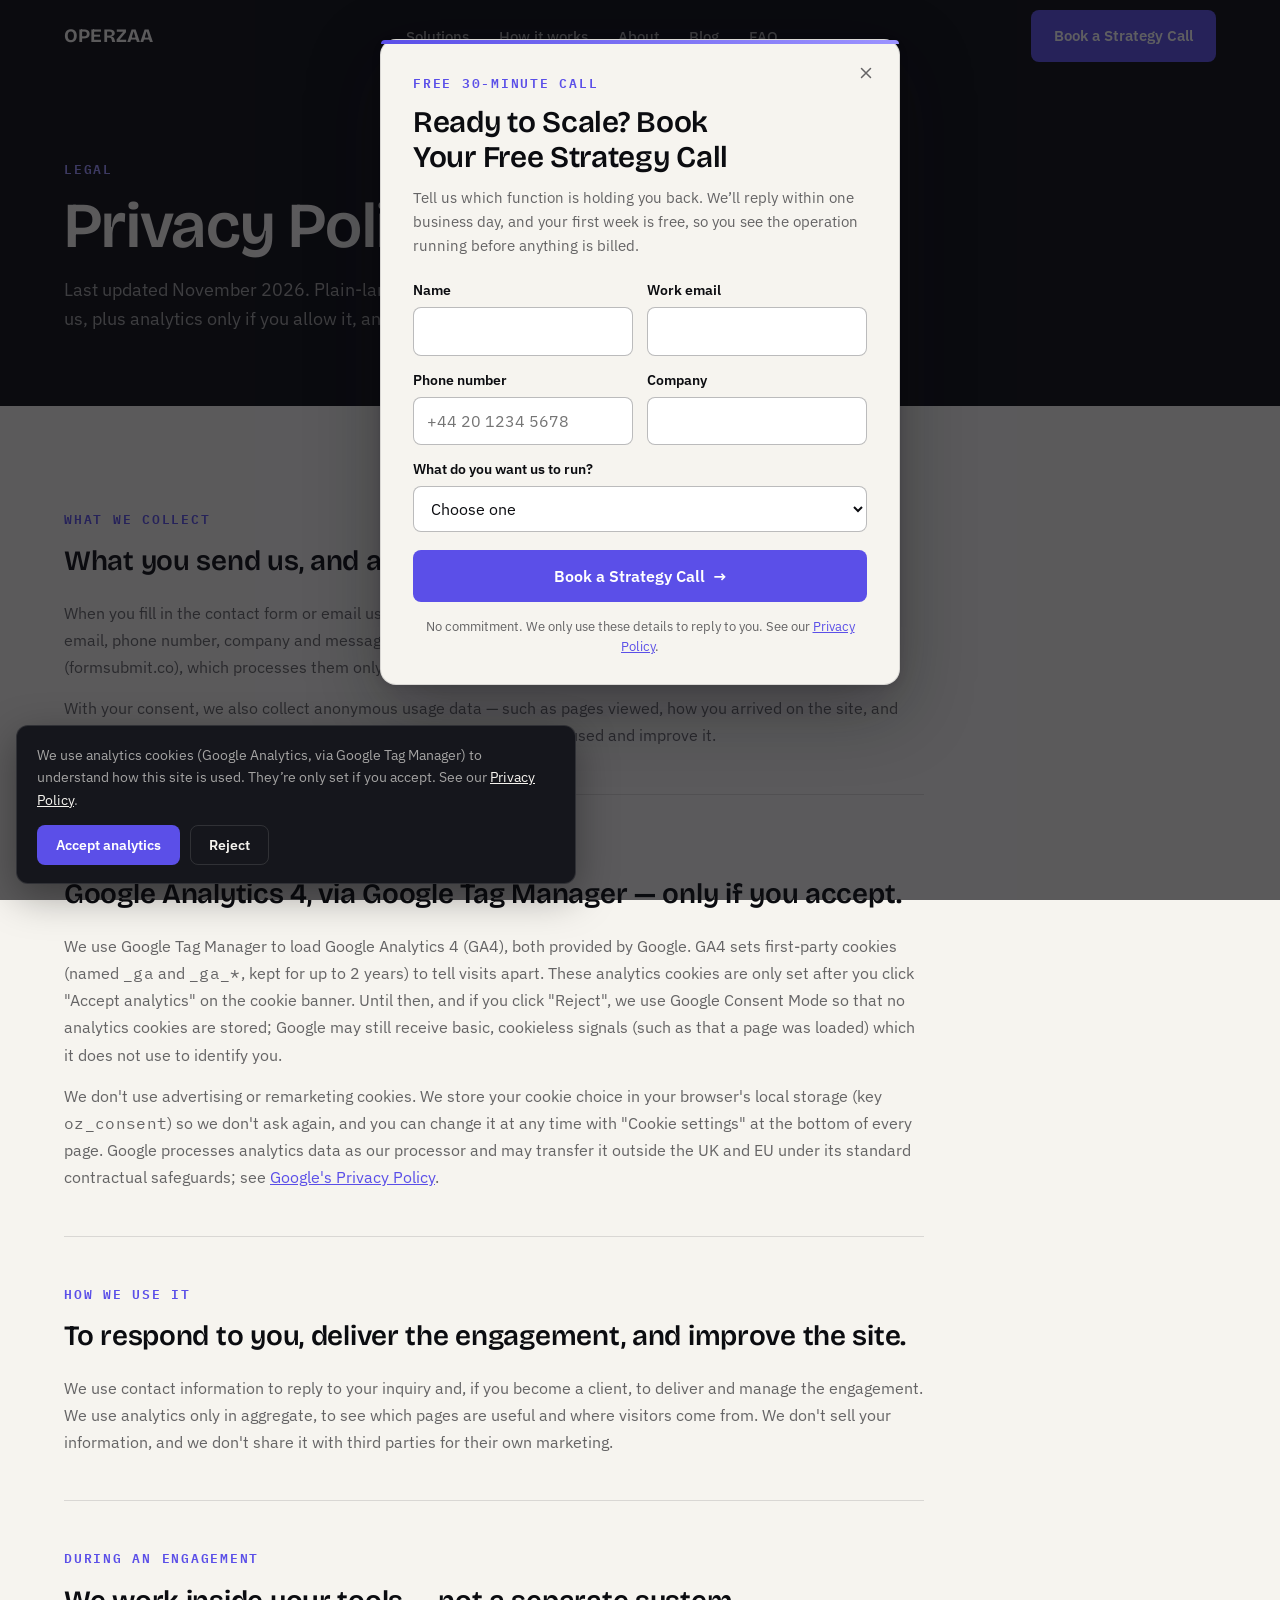
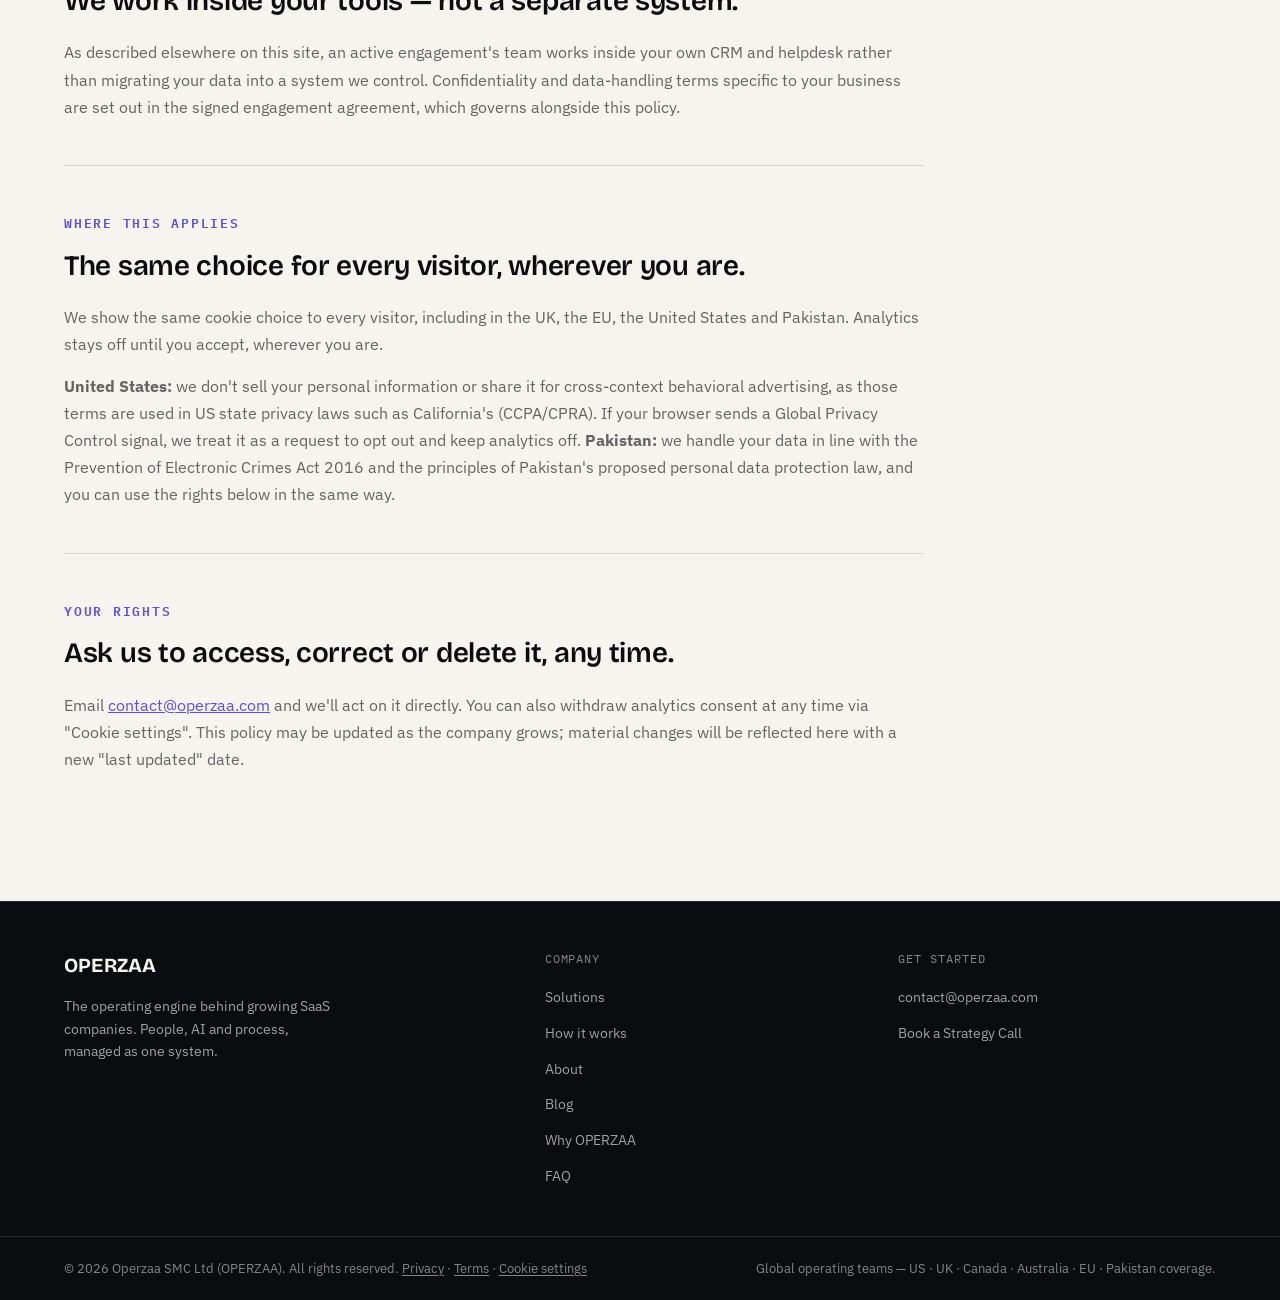
<file: privacy/index.html>
<!doctype html>
<html lang="en">
<head>
<meta charset="utf-8">
<meta name="viewport" content="width=device-width, initial-scale=1">
<!-- Google Consent Mode v2 defaults (must run before GTM) + Google Tag Manager -->
<script>
  window.dataLayer = window.dataLayer || [];
  function gtag(){dataLayer.push(arguments);}
  gtag('consent', 'default', {ad_storage:'denied', ad_user_data:'denied', ad_personalization:'denied', analytics_storage:'denied', functionality_storage:'granted', security_storage:'granted', wait_for_update:500});
  try{ if(localStorage.getItem('oz_consent') === 'granted' && navigator.globalPrivacyControl !== true){ gtag('consent', 'update', {analytics_storage:'granted'}); } }catch(e){}
  // GTM is loaded on the visitor's first interaction (tap, scroll, key, mouse)
  // or 5s after the page has loaded, whichever comes first, so its ~150 KB of
  // script doesn't block the first render. Consent defaults above still apply.
  (function(w, d){
    var done = false, ev = ['pointerdown', 'touchstart', 'keydown', 'scroll', 'mousemove'];
    function load(){
      if(done){ return; } done = true;
      ev.forEach(function(e){ w.removeEventListener(e, load, {passive:true}); });
      w.dataLayer.push({'gtm.start': new Date().getTime(), event: 'gtm.js'});
      ['GTM-ML9MT3TP'].forEach(function(id){
        var s = d.createElement('script'); s.async = true;
        s.src = 'https://www.googletagmanager.com/gtm.js?id=' + id;
        d.head.appendChild(s);
      });
    }
    ev.forEach(function(e){ w.addEventListener(e, load, {passive:true}); });
    w.addEventListener('load', function(){ setTimeout(load, 5000); });
  })(window, document);
</script>
<!-- End Google Tag Manager -->
<title>Privacy Policy — OPERZAA</title>
<meta name="description" content="OPERZAA's privacy policy: what we collect, how we use it, and your rights.">
<link rel="icon" href="/favicon.svg" type="image/svg+xml">
<link rel="canonical" href="https://operzaa.com/privacy/">
<meta property="og:site_name" content="OPERZAA">
<meta property="og:locale" content="en_GB">
<meta property="og:type" content="website">
<meta property="og:url" content="https://operzaa.com/privacy/">
<meta property="og:title" content="Privacy Policy — OPERZAA">
<meta property="og:description" content="We collect only what you send us, and we don't sell it.">
<meta property="og:image" content="https://operzaa.com/assets/og-image.png">
<meta property="og:image:width" content="1200">
<meta property="og:image:height" content="630">
<meta property="og:image:alt" content="OPERZAA: the operating engine behind growing SaaS companies">
<meta name="twitter:card" content="summary_large_image">
<meta name="twitter:image" content="https://operzaa.com/assets/og-image.png">
<meta name="twitter:title" content="Privacy Policy — OPERZAA">
<meta name="twitter:description" content="We collect only what you send us, and we don't sell it.">
<link rel="preconnect" href="https://fonts.googleapis.com">
<link rel="preconnect" href="https://fonts.gstatic.com" crossorigin>
<link rel="preload" as="style" href="https://fonts.googleapis.com/css2?family=Bricolage+Grotesque:opsz,wght@12..96,500;12..96,600;12..96,700&family=IBM+Plex+Sans:wght@400;500;600&family=IBM+Plex+Mono:wght@500;600&display=swap">
<link rel="stylesheet" href="https://fonts.googleapis.com/css2?family=Bricolage+Grotesque:opsz,wght@12..96,500;12..96,600;12..96,700&family=IBM+Plex+Sans:wght@400;500;600&family=IBM+Plex+Mono:wght@500;600&display=swap" media="print" onload="this.media='all'">
<noscript><link rel="stylesheet" href="https://fonts.googleapis.com/css2?family=Bricolage+Grotesque:opsz,wght@12..96,500;12..96,600;12..96,700&family=IBM+Plex+Sans:wght@400;500;600&family=IBM+Plex+Mono:wght@500;600&display=swap"></noscript>
<style id="site-css">@font-face{font-family:'Bricolage Fallback';src:local('Arial'),local('Liberation Sans'),local('Helvetica'),local('Roboto');size-adjust:97%;ascent-override:95.4%;descent-override:28.4%;line-gap-override:0%}@font-face{font-family:'Plex Sans Fallback';src:local('Arial'),local('Liberation Sans'),local('Helvetica'),local('Roboto');size-adjust:99%;ascent-override:103.5%;descent-override:27.8%;line-gap-override:0%}@font-face{font-family:'Plex Mono Fallback';src:local('Courier New'),local('Liberation Mono'),local('Menlo'),local('Roboto Mono');size-adjust:100%;ascent-override:102.5%;descent-override:27.5%;line-gap-override:0%}:root{--ink-950:#0B0C10;--ink-900:#15161C;--ink-800:#1F212A;--paper-050:#F6F4EF;--paper-100:#EDEAE1;--paper-200:#E1DDD1;--accent:#5B4FE8;--accent-soft:#9C93FF;--accent-dim:#3A32A6;--good:#2E9E6D;--attention:#B4700C;--on-dark-primary: var(--paper-050);--on-dark-secondary: rgba(246,244,239,.64);--on-dark-faint: rgba(246,244,239,.52);--on-dark-border: rgba(246,244,239,.12);--on-dark-surface: var(--ink-900);--on-dark-surface-2: var(--ink-800);--on-light-primary: var(--ink-950);--on-light-secondary: rgba(11,12,16,.62);--on-light-faint: rgba(11,12,16,.58);--on-light-border: rgba(11,12,16,.12);--on-light-surface: #FFFFFF;--on-light-surface-2: var(--paper-100);--font-display:'Bricolage Grotesque','Bricolage Fallback','Hanken Grotesk',system-ui,sans-serif;--font-body:'IBM Plex Sans','Plex Sans Fallback',system-ui,sans-serif;--font-mono:'IBM Plex Mono','Plex Mono Fallback','SFMono-Regular',monospace;--gutter: clamp(20px,5vw,64px);--maxw: 1320px;--radius: 10px}*,*::before,*::after{box-sizing:border-box}html{scroll-behavior:smooth;overflow-x:hidden}@media (prefers-reduced-motion: reduce){html{scroll-behavior:auto}*{animation-duration:0.001ms !important;animation-iteration-count:1 !important;transition-duration:0.001ms !important}}body{margin:0;background: var(--paper-050);color: var(--on-light-primary);font-family: var(--font-body);font-size:16px;line-height:1.55;-webkit-font-smoothing:antialiased}img{max-width:100%;display:block}h1,h2,h3,h4{font-family:var(--font-display);margin:0;text-wrap:balance;letter-spacing:-0.01em}p{margin:0}a{color:inherit}::selection{background:var(--accent);color:#fff}.mono{font-family:var(--font-mono);letter-spacing:.02em}.eyebrow{font-family:var(--font-mono);font-size:12.5px;letter-spacing:.14em;text-transform:uppercase;font-weight:600}.num{font-variant-numeric:tabular-nums}.zone{padding-block: clamp(64px,10vw,120px)}.zone-tight{padding-block: clamp(44px,7vw,84px)}.wrap{max-width:var(--maxw);margin-inline:auto;padding-inline:var(--gutter)}.z-dark{background:var(--ink-950);color:var(--on-dark-primary)}.z-light{background:var(--paper-050);color:var(--on-light-primary)}.z-ink900{background:var(--ink-900);color:var(--on-dark-primary)}.grid{display:grid;gap:32px}.stack{display:flex;flex-direction:column}.btn{display:inline-flex;align-items:center;gap:8px;font-family:var(--font-body);font-weight:600;font-size:15px;padding:13px 22px;border-radius:8px;border:1px solid transparent;cursor:pointer;text-decoration:none;white-space:nowrap;transition:transform .15s ease,background .15s ease,border-color .15s ease,opacity .15s ease}.btn:active{transform:translateY(1px)}.btn-accent{background:var(--accent);color:#fff}.btn-accent:hover{background:#4C41D6}.btn-ghost-dark{border-color:var(--on-dark-border);color:var(--on-dark-primary);background:transparent}.btn-ghost-dark:hover{border-color:rgba(246,244,239,.32);background:rgba(246,244,239,.04)}.btn-ghost-light{border-color:var(--on-light-border);color:var(--on-light-primary);background:transparent}.btn-ghost-light:hover{border-color:rgba(11,12,16,.28);background:rgba(11,12,16,.03)}.btn-arrow{transition:transform .15s ease}.btn:hover .btn-arrow{transform:translateX(3px)}.section-head{max-width:760px}.section-head .eyebrow{display:block;margin-bottom:14px}.section-head h2{font-size:clamp(28px,3.4vw,40px);font-weight:600;line-height:1.12}.section-head p.lede{margin-top:16px;font-size:17px;line-height:1.6}.on-dark .section-head .eyebrow{color:var(--accent-soft)}.on-light .section-head .eyebrow{color:var(--accent)}.on-dark .section-head p.lede{color:var(--on-dark-secondary)}.on-light .section-head p.lede{color:var(--on-light-secondary)}.reveal{opacity:1;transform:none}@media (prefers-reduced-motion: no-preference){.reveal.reveal-armed{opacity:0;transform:translateY(14px);transition:opacity .6s ease,transform .6s ease}.reveal.reveal-armed.is-visible{opacity:1;transform:none}}.nav{position:fixed;top:0;left:0;right:0;z-index:100;border-bottom:1px solid transparent;transition:background .25s ease,border-color .25s ease}.nav.is-scrolled{background:rgba(11,12,16,.78);backdrop-filter:blur(10px);border-bottom-color: var(--on-dark-border)}@media (max-width:767px){.nav.is-scrolled{background:rgba(11,12,16,.94);backdrop-filter:none}}.nav-inner{max-width:var(--maxw);margin-inline:auto;padding-inline:var(--gutter);height:72px;display:flex;align-items:center;justify-content:space-between;gap:24px}.wordmark{font-family:var(--font-display);font-weight:700;font-size:19px;letter-spacing:.01em;color:var(--on-dark-primary);text-decoration:none}.nav-links{display:flex;align-items:center;gap:30px;list-style:none;margin:0;padding:0}.nav-links a{font-size:14.5px;font-weight:500;text-decoration:none;color:var(--on-dark-secondary);transition:color .15s ease}.nav-links a:hover{color:var(--on-dark-primary)}.nav-cta{display:none}@media (min-width:860px){.nav-cta{display:inline-flex}}.nav-links{display:none}@media (min-width:860px){.nav-links{display:flex}}.hero{padding-top:calc(72px + clamp(48px,8vw,96px));padding-bottom:clamp(64px,9vw,110px);background: radial-gradient(1100px 520px at 82% -8%,rgba(91,79,232,.20),transparent 60%),var(--ink-950)}.hero-grid{display:grid;grid-template-columns:minmax(0,1fr);gap:56px;align-items:center}@media (min-width:980px){.hero-grid{grid-template-columns:1.05fr .95fr}}.hero-eyebrow{color:var(--accent-soft);margin-bottom:22px}.hero h1{font-size:clamp(36px,5.2vw,58px);font-weight:600;line-height:1.05;color:var(--on-dark-primary)}.hero-sub{margin-top:22px;max-width:520px;font-size:17.5px;line-height:1.65;color:var(--on-dark-secondary);border-left:2px solid var(--on-dark-border);padding-left:16px}.hero-ctas{display:flex;flex-wrap:wrap;gap:14px;margin-top:34px}.hero-guarantee{margin-top:18px;font-size:13.5px;color:var(--on-dark-faint)}.ops-panel{background:var(--ink-900);border:1px solid var(--on-dark-border);border-radius:14px;overflow:hidden;box-shadow:0 40px 80px -40px rgba(0,0,0,.6)}.ops-head{display:flex;align-items:center;justify-content:space-between;gap:12px;padding:16px 20px;border-bottom:1px solid var(--on-dark-border)}.ops-title{font-size:13.5px;font-weight:600;color:var(--on-dark-primary)}.ops-tag{display:inline-flex;align-items:center;gap:7px;font-size:11px;font-weight:600;letter-spacing:.06em;text-transform:uppercase;color:var(--on-dark-faint)}.ops-dot{width:6px;height:6px;border-radius:50%;background:var(--accent-soft)}@media (prefers-reduced-motion: no-preference){.ops-dot{animation:pulse 2.4s ease-in-out infinite}}@keyframes pulse{0%,100%{opacity:1}50%{opacity:.35}}.ops-body{padding:20px}.ops-stats{display:grid;grid-template-columns:repeat(3,1fr);gap:1px;background:var(--on-dark-border);border:1px solid var(--on-dark-border);border-radius:10px;overflow:hidden}.ops-stat{background:var(--ink-900);padding:14px 16px}.ops-stat .lbl{font-size:11px;color:var(--on-dark-faint);text-transform:uppercase;letter-spacing:.06em;font-weight:600}.ops-stat .val{font-family:var(--font-mono);font-size:22px;font-weight:600;color:var(--on-dark-primary);margin-top:6px}.ops-stat .delta{font-size:12px;margin-top:4px;font-weight:600}.ops-stat .delta.good{color:var(--good)}.ops-fn-list{display:flex;flex-direction:column;gap:1px;background:var(--on-dark-border);border:1px solid var(--on-dark-border);border-radius:10px;overflow:hidden}.ops-fn-row{display:grid;grid-template-columns:auto 1fr auto;align-items:center;gap:12px;background:var(--ink-900);padding:11px 14px}.ops-fn-name{font-size:12.5px;font-weight:600;color:var(--on-dark-primary);min-width:108px}.ops-fn-metric{font-family:var(--font-mono);font-size:12px;color:var(--on-dark-faint);text-align:right}.ops-spark{margin-top:18px}.ops-spark .lbl{font-size:11px;color:var(--on-dark-faint);text-transform:uppercase;letter-spacing:.06em;font-weight:600;margin-bottom:10px;display:block}.ops-queue{margin-top:18px;display:flex;flex-direction:column;gap:8px}.ops-row{display:flex;align-items:center;gap:10px;font-size:13px;color:var(--on-dark-secondary);padding:9px 10px;border:1px solid var(--on-dark-border);border-radius:8px}.pill{font-size:10.5px;font-weight:700;letter-spacing:.05em;text-transform:uppercase;padding:3px 8px;border-radius:20px;display:inline-flex;align-items:center;gap:5px;flex-shrink:0}.pill::before{content:'';width:6px;height:6px;border-radius:50%;background:currentColor}.pill-good{background:rgba(46,158,109,.14);color:#3BB37E}.pill-progress{background:rgba(156,147,255,.16);color:var(--accent-soft)}.pill-attention{background:rgba(180,112,12,.16);color:#E0A64C}.ops-row .rt{margin-left:auto;font-family:var(--font-mono);font-size:11.5px;color:var(--on-dark-faint)}.ops-caption{margin-top:16px;font-size:11.5px;color:var(--on-dark-faint);font-style:italic}.ops-funnel{margin-top:18px;display:flex;flex-direction:column;gap:8px}.ops-funnel-row{display:grid;grid-template-columns:112px 1fr 40px;align-items:center;gap:10px}.ops-funnel-row .fl{font-size:12px;color:var(--on-dark-secondary)}.ops-funnel-track{height:8px;background:rgba(246,244,239,.07);border-radius:4px;overflow:hidden}.ops-funnel-fill{height:100%;border-radius:4px;background:linear-gradient(90deg,var(--accent-dim),var(--accent))}.ops-funnel-row .fv{font-family:var(--font-mono);font-size:12px;color:var(--on-dark-faint);text-align:right}@media (max-width:480px){.ops-head{padding:14px 16px;flex-wrap:wrap;row-gap:6px}.ops-body{padding:14px}.ops-fn-row{grid-template-columns:minmax(0,1fr) auto;row-gap:4px;padding:10px 12px}.ops-fn-name{min-width:0}.ops-fn-metric{grid-column:1 / -1;grid-row:2;text-align:left}}.strip{border-top:1px solid var(--on-dark-border)}.strip-inner{display:grid;gap:22px}@media (min-width:760px){.strip-inner{grid-template-columns:repeat(3,1fr)}}.strip-item{font-size:14.5px;color:var(--on-dark-secondary);padding-block:22px;border-top:1px solid var(--on-dark-border)}@media (min-width:760px){.strip-item{border-top:none;border-left:1px solid var(--on-dark-border);padding-left:22px;padding-block:0}.strip-item:first-child{border-left:none;padding-left:0}}.strip-item strong{display:block;color:var(--on-dark-primary);font-weight:600;margin-bottom:4px}.cascade-dark{background:var(--ink-950);color:var(--on-dark-primary);padding-top:clamp(72px,10vw,120px);padding-bottom:0}.cascade-line{display:flex;flex-direction:column;align-items:flex-start;gap:0;max-width:760px}.cascade-step{position:relative;padding-left:34px;padding-block:20px}.cascade-step::before{content:'';position:absolute;left:5px;top:28px;width:9px;height:9px;border-radius:50%;background:var(--on-dark-faint);border:2px solid var(--ink-950)}.cascade-step::after{content:'';position:absolute;left:9px;top:38px;bottom:-20px;width:1px;background:var(--on-dark-border)}.cascade-step:last-child::after{display:none}.cascade-step p{font-size:clamp(19px,2.4vw,25px);font-weight:500;color:var(--on-dark-primary);line-height:1.35}.cascade-step.symptoms p{font-size:16.5px;font-weight:400;color:var(--on-dark-secondary);line-height:1.7;max-width:600px}.cascade-pivot{position:relative;margin-top:8px;background:var(--paper-050);color:var(--on-light-primary);border-radius:22px 22px 0 0;padding:clamp(48px,7vw,72px) 0 clamp(56px,8vw,90px)}.cascade-pivot::before{content:'';position:absolute;left:34px;top:-1px;width:1px;height:36px;background:var(--accent)}.cascade-brand{padding-left:34px;position:relative}.cascade-brand::before{content:'';position:absolute;left:5px;top:8px;width:11px;height:11px;border-radius:50%;background:var(--accent);box-shadow:0 0 0 5px rgba(91,79,232,.16)}.cascade-brand .word{font-family:var(--font-display);font-weight:700;font-size:clamp(28px,4vw,40px);letter-spacing:.01em}.cascade-brand .desc{margin-top:10px;font-size:16.5px;color:var(--on-light-secondary);max-width:520px}.cascade-outcome{margin-top:30px;padding-left:34px;font-family:var(--font-display);font-weight:600;font-size:clamp(24px,3vw,32px);color:var(--on-light-primary);max-width:640px;text-wrap:balance}.model-flow{display:flex;flex-direction:column;align-items:center;margin-top:56px;text-align:center}.model-node-label{font-family:var(--font-mono);font-size:12px;font-weight:600;letter-spacing:.06em;text-transform:uppercase;color:var(--on-light-secondary);border:1px solid var(--on-light-border);border-radius:20px;padding:9px 20px;background:var(--on-light-surface);display:inline-block}.model-connector{width:1px;height:30px;background:var(--on-light-border)}.model-core{margin-block:2px;display:flex;flex-direction:column;align-items:center}.model-core-word{font-family:var(--font-display);font-weight:700;font-size:clamp(26px,3.6vw,36px);color:var(--on-light-primary);letter-spacing:.01em}.model-core-caption{margin-top:8px;font-size:13px;color:var(--accent);font-weight:600}.model-functions-wrap{position:relative;width:100%;max-width:940px;margin-top:30px;padding-top:28px;border-top:1px solid var(--accent)}.model-functions{display:grid;grid-template-columns:repeat(5,1fr);gap:14px}@media (max-width:900px){.model-functions{grid-template-columns:repeat(2,1fr)}}@media (max-width:520px){.model-functions{grid-template-columns:1fr}}.model-fn{position:relative;border:1px solid var(--on-light-border);border-radius:12px;padding:18px 16px;background:var(--on-light-surface);text-align:left}.model-fn::before{content:'';position:absolute;top:-29px;left:50%;width:1px;height:28px;background:var(--accent);transform:translateX(-50%)}@media (max-width:900px){.model-fn::before{display:none}.model-functions-wrap{border-top-color:var(--on-light-border)}.model-fn{border-top:2px solid var(--accent)}}.fn-label{display:block;font-size:14.5px;font-weight:600;color:var(--on-light-primary)}.fn-desc{display:block;margin-top:6px;font-size:12.5px;color:var(--on-light-secondary)}.tabs{display:flex;flex-wrap:wrap;gap:8px;margin-top:44px;border-bottom:1px solid var(--on-light-border);padding-bottom:0}.tab-btn{font-family:var(--font-body);font-weight:600;font-size:14.5px;padding:12px 4px;margin-right:26px;background:none;border:none;cursor:pointer;color:var(--on-light-faint);border-bottom:2px solid transparent;margin-bottom:-1px;transition:color .15s ease,border-color .15s ease}.tab-btn:hover{color:var(--on-light-primary)}.tab-btn[aria-selected="true"]{color:var(--on-light-primary);border-bottom-color:var(--accent)}.tab-panel{display:none;padding-top:34px}.tab-panel.is-active{display:block}.tab-panel .intro{font-size:18px;line-height:1.6;max-width:660px;color:var(--on-light-primary)}.cap-list{display:flex;flex-wrap:wrap;gap:9px;margin-top:24px}.cap-tag{font-size:13px;font-weight:500;padding:8px 14px;border-radius:20px;border:1px solid var(--on-light-border);color:var(--on-light-secondary);background:var(--on-light-surface)}.team-banner{margin-top:56px;padding:28px 30px;border:1px solid var(--on-light-border);border-radius:14px;background:var(--paper-100);display:grid;gap:16px}@media (min-width:760px){.team-banner{grid-template-columns:auto 1fr;align-items:center}}.team-banner .kicker{font-family:var(--font-mono);font-size:11.5px;font-weight:600;letter-spacing:.08em;text-transform:uppercase;color:var(--accent);white-space:nowrap}.team-banner p{font-size:15px;line-height:1.6;color:var(--on-light-secondary)}.team-banner strong{color:var(--on-light-primary)}.split{display:grid;gap:0;margin-top:52px;border:1px solid var(--on-dark-border);border-radius:14px;overflow:hidden}@media (min-width:820px){.split{grid-template-columns:1fr 1fr}}.split-col{padding:34px 32px}.split-col.human{background:var(--ink-900)}.split-col.ai{background:var(--ink-950);border-top:1px solid var(--on-dark-border)}@media (min-width:820px){.split-col.ai{border-top:none;border-left:1px solid var(--on-dark-border)}}.split-col .kicker{font-family:var(--font-mono);font-size:12px;letter-spacing:.1em;text-transform:uppercase;font-weight:600;color:var(--accent-soft)}.split-col h3{margin-top:14px;font-size:22px;font-weight:600;color:var(--on-dark-primary)}.split-col ul{list-style:none;margin:18px 0 0;padding:0;display:flex;flex-direction:column;gap:11px}.split-col li{font-size:14.5px;color:var(--on-dark-secondary);padding-left:18px;position:relative}.split-col li::before{content:'—';position:absolute;left:0;color:var(--on-dark-faint)}.split-note{padding:22px 32px;background:var(--ink-800);font-size:14px;color:var(--on-dark-secondary);border-top:1px solid var(--on-dark-border)}.split-note strong{color:var(--on-dark-primary)}.steps{margin-top:48px;display:grid;gap:0}.step{display:grid;grid-template-columns:56px 1fr;gap:24px;padding-block:26px;border-top:1px solid var(--on-light-border)}.step:last-child{border-bottom:1px solid var(--on-light-border)}.step .idx{font-family:var(--font-mono);font-size:14px;color:var(--accent);font-weight:600;padding-top:2px}.step h3{font-size:18px;font-weight:600}.step p{margin-top:8px;font-size:14.5px;line-height:1.65;color:var(--on-light-secondary);max-width:600px}.fit-grid{display:grid;gap:16px;margin-top:40px}@media (min-width:760px){.fit-grid{grid-template-columns:1fr 1fr}}.fit-item{display:flex;gap:14px;padding:20px 22px;border:1px solid var(--on-light-border);border-radius:12px;background:var(--on-light-surface)}.fit-check{flex-shrink:0;width:20px;height:20px;margin-top:2px;color:var(--accent)}.fit-item p{font-size:14.5px;line-height:1.55;color:var(--on-light-secondary)}.fit-item strong{color:var(--on-light-primary);display:block;font-size:14.5px;margin-bottom:3px}.quad{display:grid;gap:1px;background:var(--on-dark-border);border:1px solid var(--on-dark-border);border-radius:14px;overflow:hidden;margin-top:48px}@media (min-width:760px){.quad{grid-template-columns:repeat(2,1fr)}}.quad-item{background:var(--ink-900);padding:28px 30px}.quad-item .not{font-size:14px;color:var(--on-dark-faint);text-decoration:line-through;text-decoration-color:rgba(246,244,239,.3)}.quad-item .is{margin-top:8px;font-family:var(--font-display);font-size:20px;font-weight:600;color:var(--on-dark-primary)}.fit-line{margin-top:32px;font-size:14.5px;line-height:1.6;color:var(--on-dark-secondary);max-width:680px}.proof-box{margin-top:40px;border:1px solid var(--on-light-border);border-radius:14px;padding:clamp(28px,4vw,44px);background:var(--on-light-surface);display:grid;gap:28px}@media (min-width:900px){.proof-box{grid-template-columns:1fr 1fr}}.proof-box h3{font-size:20px;font-weight:600;max-width:360px}.proof-list{display:flex;flex-direction:column;gap:16px}.proof-list-item{display:flex;gap:12px;font-size:14.5px;line-height:1.6;color:var(--on-light-secondary)}.proof-list-item .mk{font-family:var(--font-mono);color:var(--accent);font-weight:600;flex-shrink:0}.faq{margin-top:40px;border-top:1px solid var(--on-light-border)}.faq details{border-bottom:1px solid var(--on-light-border);padding-block:20px}.faq summary{cursor:pointer;list-style:none;display:flex;align-items:center;justify-content:space-between;gap:20px;font-size:16.5px;font-weight:500;color:var(--on-light-primary)}.faq summary::-webkit-details-marker{display:none}.faq summary .plus{font-family:var(--font-mono);font-size:20px;color:var(--on-light-faint);flex-shrink:0;transition:transform .2s ease}.faq details[open] summary .plus{transform:rotate(45deg)}.faq .a{margin-top:14px;font-size:14.5px;line-height:1.7;color:var(--on-light-secondary);max-width:680px}.final-cta{text-align:left}.final-cta h2{font-size:clamp(30px,4.4vw,48px);font-weight:600;max-width:720px;color:var(--on-dark-primary)}.final-cta p.lede{margin-top:18px;font-size:17px;color:var(--on-dark-secondary);max-width:560px}.final-ctas{display:flex;flex-wrap:wrap;gap:14px;margin-top:34px}.footer{border-top:1px solid var(--on-dark-border)}.footer-top{display:grid;gap:36px;padding-block:48px}@media (min-width:760px){.footer-top{grid-template-columns:1.4fr 1fr 1fr}}.footer-brand .wordmark{font-size:20px}.footer-brand p{margin-top:14px;font-size:14px;color:var(--on-dark-secondary);max-width:280px;line-height:1.6}.footer-col .h{font-family:var(--font-mono);font-size:11.5px;letter-spacing:.08em;text-transform:uppercase;color:var(--on-dark-faint);margin-bottom:16px}.footer-col ul{list-style:none;margin:0;padding:0;display:flex;flex-direction:column;gap:11px}.footer-col a{font-size:14px;color:var(--on-dark-secondary);text-decoration:none}.footer-col a:hover{color:var(--on-dark-primary)}.footer-bottom{display:flex;flex-wrap:wrap;gap:12px;justify-content:space-between;padding-block:22px;border-top:1px solid var(--on-dark-border);font-size:12.5px;color:var(--on-dark-faint)}.on-light .eyebrow{color:var(--accent)}.on-dark .eyebrow{color:var(--accent-soft)}.section-head h2,.section-head h1{font-size:clamp(28px,3.4vw,40px);font-weight:600;line-height:1.12;font-family:var(--font-display);margin:0;text-wrap:balance;letter-spacing:-0.01em}.nav-mobile{display:block;position:relative}@media (min-width:860px){.nav-mobile{display:none}}.nav-mobile summary{list-style:none;cursor:pointer;color:var(--on-dark-primary);width:32px;height:32px;display:flex;align-items:center;justify-content:center}.nav-mobile summary::-webkit-details-marker{display:none}.nav-burger-lines{display:flex;flex-direction:column;gap:5px;width:20px}.nav-burger-lines span{display:block;height:1.5px;background:var(--on-dark-primary);border-radius:1px}.nav-mobile[open] .nav-burger-lines span:nth-child(1){transform:translateY(6.5px) rotate(45deg)}.nav-mobile[open] .nav-burger-lines span:nth-child(2){opacity:0}.nav-mobile[open] .nav-burger-lines span:nth-child(3){transform:translateY(-6.5px) rotate(-45deg)}.nav-mobile-panel{position:fixed;top:72px;left:0;right:0;background:var(--ink-950);border-bottom:1px solid var(--on-dark-border);padding:8px var(--gutter) 24px;display:flex;flex-direction:column}.nav-mobile-panel a{padding:14px 0;font-size:16px;font-weight:500;color:var(--on-dark-secondary);text-decoration:none;border-bottom:1px solid var(--on-dark-border)}.nav-mobile-panel a:last-of-type{border-bottom:none}.nav-mobile-panel .btn{margin-top:16px;justify-content:center}.nav-links a[aria-current="page"]{color:var(--on-dark-primary)}.page-header{padding-top:calc(72px + clamp(44px,8vw,88px));padding-bottom:clamp(44px,7vw,72px)}.page-header .section-head{max-width:920px}.page-header .section-head h1{font-size:clamp(38px,5.6vw,64px);line-height:1.04}.page-header .section-head p.lede{max-width:660px;font-size:18px}.solutions-detail{display:flex;flex-direction:column;margin-top:8px}.solution-block{padding-block:44px;border-top:1px solid var(--on-light-border)}.solution-block:first-child{border-top:none;padding-top:16px}.solution-block-head{display:flex;flex-direction:column;gap:10px;max-width:760px}.solution-block-head h2{font-size:clamp(22px,2.6vw,28px);font-weight:600}.solution-intro{margin-top:14px;font-size:16px;line-height:1.65;color:var(--on-light-secondary);max-width:740px}.page-cta{margin-top:56px;display:flex;justify-content:flex-start}.workflow-stages{display:flex;align-items:stretch;gap:0;margin-top:2px;flex-wrap:wrap}.wf-stage{flex:1 1 190px;min-width:170px;background:var(--ink-950);border:1px solid var(--on-dark-border);border-radius:10px;padding:16px;display:flex;flex-direction:column;gap:8px}.wf-num{font-family:var(--font-mono);font-size:11px;color:var(--on-dark-faint);font-weight:600}.wf-pill{align-self:flex-start;font-size:10px;font-weight:700;letter-spacing:.05em;text-transform:uppercase;padding:3px 9px;border-radius:20px}.wf-pill-in{background:rgba(246,244,239,.10);color:var(--on-dark-secondary)}.wf-pill-ai{background:rgba(156,147,255,.18);color:var(--accent-soft)}.wf-pill-handoff{background:rgba(180,112,12,.16);color:#E0A64C}.wf-pill-human{background:rgba(46,158,109,.16);color:var(--good)}.wf-desc{font-size:13px;color:var(--on-dark-primary);line-height:1.5}.wf-meta{font-size:11px;color:var(--on-dark-faint);font-family:var(--font-mono);margin-top:auto;padding-top:4px}.wf-arrow{display:flex;align-items:center;justify-content:center;padding-inline:8px;color:var(--on-dark-faint);font-size:16px;flex:0 0 auto}@media (max-width:760px){.workflow-stages{flex-direction:column}.wf-arrow{transform:rotate(90deg);padding-block:2px;align-self:center}}.steps-detail{display:flex;flex-direction:column;margin-top:8px}.step-detail{padding-block:40px;border-top:1px solid var(--on-light-border)}.step-detail:first-child{border-top:none;padding-top:16px}.step-detail-head{display:flex;align-items:baseline;gap:16px}.step-detail-head .idx{font-family:var(--font-mono);font-size:14px;color:var(--accent);font-weight:600}.step-detail-head h2{font-size:clamp(20px,2.4vw,26px);font-weight:600}.step-detail-body{margin-top:12px;font-size:16px;line-height:1.65;color:var(--on-light-secondary);max-width:740px}.step-sub{display:grid;gap:20px;margin-top:22px;max-width:860px}@media (min-width:700px){.step-sub{grid-template-columns:1fr 1fr}}.step-sub-label{display:block;font-family:var(--font-mono);font-size:11px;font-weight:600;letter-spacing:.06em;text-transform:uppercase;color:var(--on-light-faint);margin-bottom:6px}.step-sub p{font-size:13.5px;line-height:1.6;color:var(--on-light-secondary)}.diag-list{display:flex;flex-direction:column;gap:16px;margin-top:32px;max-width:820px}.diag-item{display:flex;gap:14px;font-size:15px;line-height:1.6;color:var(--on-dark-secondary)}.diag-item .mk{font-family:var(--font-mono);color:var(--accent-soft);font-weight:600;flex-shrink:0}.about-block{padding-block:44px;border-top:1px solid var(--on-light-border);max-width:860px}.about-block:first-child{border-top:none;padding-top:16px}.about-block h2{margin-top:10px;font-size:clamp(22px,2.6vw,28px);font-weight:600}.about-block>p{margin-top:16px;font-size:16px;line-height:1.7;color:var(--on-light-secondary)}.principle-list{display:flex;flex-direction:column;gap:16px;margin-top:20px}.principle-item{font-size:15px;line-height:1.65;color:var(--on-light-secondary)}.principle-item strong{color:var(--on-light-primary);display:block;margin-bottom:2px;font-size:15.5px}.sol-preview-grid{display:grid;gap:14px;margin-top:40px}@media (min-width:700px){.sol-preview-grid{grid-template-columns:repeat(3,1fr)}}@media (min-width:1000px){.sol-preview-grid{grid-template-columns:repeat(5,1fr)}}.sol-preview-card{border:1px solid var(--on-light-border);border-radius:12px;padding:18px 16px;background:var(--on-light-surface)}.sol-preview-card .fn-label{display:block;font-size:14px;font-weight:600;color:var(--on-light-primary)}.sol-preview-card .fn-desc{display:block;margin-top:6px;font-size:12.5px;line-height:1.5;color:var(--on-light-secondary)}.blog-grid{display:flex;flex-direction:column;margin-top:8px}.blog-card{display:block;padding-block:32px;border-top:1px solid var(--on-light-border);text-decoration:none;color:inherit}.blog-card:first-child{border-top:none;padding-top:16px}.blog-card time{font-family:var(--font-mono);font-size:12px;font-weight:600;letter-spacing:.06em;text-transform:uppercase;color:var(--on-light-faint)}.blog-card h2{margin-top:10px;font-size:clamp(20px,2.4vw,26px);font-weight:600;color:var(--on-light-primary)}.blog-card p{margin-top:10px;font-size:15px;line-height:1.65;color:var(--on-light-secondary);max-width:700px}.blog-card .read-more{display:inline-block;margin-top:14px;font-size:13.5px;font-weight:600;color:var(--accent)}.blog-empty{padding-block:32px;border-top:1px solid var(--on-light-border);font-size:15px;color:var(--on-light-secondary);max-width:600px}.article-meta{display:flex;gap:10px;align-items:center;font-family:var(--font-mono);font-size:12px;font-weight:600;letter-spacing:.06em;text-transform:uppercase;color:var(--on-dark-faint)}.article-body{max-width:720px;margin-top:8px}.article-body p{font-size:16.5px;line-height:1.75;color:var(--on-light-secondary);margin-top:20px}.article-body p:first-child{margin-top:0}.article-body h2{margin-top:40px;font-size:clamp(21px,2.4vw,26px);font-weight:600;color:var(--on-light-primary)}.article-body strong{color:var(--on-light-primary)}.article-back{display:inline-block;margin-bottom:24px;font-size:13.5px;font-weight:600;color:var(--accent);text-decoration:none}.contact-grid{display:grid;gap:40px}@media (min-width:900px){.contact-grid{grid-template-columns:1.3fr .7fr;gap:64px}}.contact-form{display:grid;gap:18px;max-width:720px}@media (min-width:640px){.contact-form .row-2{display:grid;grid-template-columns:1fr 1fr;gap:18px}}.contact-form .row-2{display:grid;gap:18px}.field{display:flex;flex-direction:column;gap:7px}.field label{font-size:14px;font-weight:600;color:var(--on-light-primary)}.field .opt{font-weight:400;color:var(--on-light-faint)}.field input,.field select,.field textarea{font:inherit;font-size:16px;color:var(--on-light-primary);background:var(--on-light-surface);border:1px solid rgba(11,12,16,.28);border-radius:8px;padding:12px 14px;width:100%}.field textarea{min-height:140px;resize:vertical}.field input:focus,.field select:focus,.field textarea:focus{outline:2px solid var(--accent);outline-offset:1px;border-color:var(--accent)}.form-hp{position:absolute;left:-9999px;width:1px;height:1px;overflow:hidden}.form-note{font-size:13.5px;line-height:1.6;color:var(--on-light-secondary)}.form-note a{color:var(--accent)}.contact-form .btn{justify-self:start}.contact-aside{display:flex;flex-direction:column;gap:22px;font-size:15px;line-height:1.65;color:var(--on-light-secondary)}.contact-aside h2{font-size:20px;font-weight:600;color:var(--on-light-primary);margin-bottom:6px}.contact-aside a{color:var(--accent);font-weight:600}.cc-banner{position:fixed;left:16px;right:16px;bottom:16px;z-index:100;max-width:560px;background:var(--ink-900);color:var(--on-dark-primary);border:1px solid var(--on-dark-border);border-radius:12px;padding:18px 20px;box-shadow:0 12px 40px rgba(0,0,0,.35);font-size:14px;line-height:1.6}.cc-banner p{color:var(--on-dark-secondary)}.cc-banner a{color:var(--on-dark-primary)}.cc-actions{display:flex;flex-wrap:wrap;gap:10px;margin-top:14px}.cc-actions .btn{padding:10px 18px;font-size:14px}.cc-link{background:none;border:0;padding:0;font:inherit;color:inherit;text-decoration:underline;text-underline-offset:2px;cursor:pointer}.oz-modal{position:fixed;inset:0;z-index:150;display:flex;align-items:center;justify-content:center;padding:24px 16px calc(24px + var(--oz-cc-offset,0px));background:rgba(11,12,16,.66);overflow-y:auto;overscroll-behavior:contain;opacity:0;transition:opacity .28s ease}.oz-modal.is-open{opacity:1}.oz-modal[hidden]{display:none}.oz-modal-card{position:relative;width:100%;max-width:520px;margin:auto;background:var(--paper-050);color:var(--on-light-primary);border:1px solid var(--on-light-border);border-radius:16px;box-shadow:0 24px 70px rgba(11,12,16,.35),0 2px 8px rgba(11,12,16,.12);padding:34px 32px 28px;transform:translateY(14px) scale(.98);transition:transform .32s cubic-bezier(.2,.8,.2,1)}.oz-modal.is-open .oz-modal-card{transform:none}.oz-modal-card:focus{outline:none}.oz-modal-card::before{content:"";position:absolute;left:0;right:0;top:0;height:4px;border-radius:16px 16px 0 0;background:linear-gradient(90deg,var(--accent),var(--accent-soft))}.oz-modal-close{position:absolute;top:14px;right:14px;width:38px;height:38px;border-radius:999px;display:inline-flex;align-items:center;justify-content:center;background:transparent;border:1px solid transparent;color:var(--on-light-secondary);cursor:pointer;transition:background .15s ease,color .15s ease}.oz-modal-close:hover{background:rgba(11,12,16,.06);color:var(--on-light-primary)}.oz-modal-close:focus-visible{outline:2px solid var(--accent);outline-offset:1px}.oz-modal-close svg{width:18px;height:18px}.oz-modal .eyebrow{display:block;color:var(--accent);margin-bottom:12px}.oz-modal h2{font-size:clamp(24px,4.4vw,30px);font-weight:600;line-height:1.15;padding-right:28px}.oz-modal .oz-modal-sub{margin:12px 0 0;font-size:15px;line-height:1.6;color:var(--on-light-secondary)}.oz-modal-form{display:grid;gap:14px;margin-top:22px}.oz-modal-form .row-2{display:grid;gap:14px}@media (min-width:360px){.oz-modal-form .row-2{grid-template-columns:1fr 1fr}}.oz-modal-form .field{gap:6px}.oz-modal-form .field label{font-size:13.5px}.oz-modal-form .field input,.oz-modal-form .field select{padding:11px 13px}.oz-modal-form .btn{width:100%;justify-content:center;margin-top:4px;padding:15px 22px;font-size:16px}.oz-modal-form .form-note{margin:0;font-size:12.5px;text-align:center}html.oz-modal-lock,html.oz-modal-lock body{overflow:hidden}@media (max-width:479px){.oz-modal{padding:12px 12px calc(12px + var(--oz-cc-offset,0px))}.oz-modal-card{padding:26px 18px 20px;border-radius:14px}.oz-modal .eyebrow{font-size:11.5px;margin-bottom:8px}.oz-modal h2{font-size:22px}.oz-modal .oz-modal-sub{font-size:14px;margin-top:8px;line-height:1.5}.oz-modal-form{gap:10px;margin-top:16px}.oz-modal-form .row-2{gap:10px}.oz-modal-form .field{gap:4px}.oz-modal-form .field label{font-size:13px}.oz-modal-form .field input,.oz-modal-form .field select{padding:10px 12px}}.cc-banner{z-index:160}</style>
</head>
<body>
<!-- Google Tag Manager (noscript) -->
<noscript><iframe src="https://www.googletagmanager.com/ns.html?id=GTM-ML9MT3TP" height="0" width="0" style="display:none;visibility:hidden"></iframe></noscript>
<!-- End Google Tag Manager (noscript) -->
<nav class="nav" id="nav">
  <div class="nav-inner">
    <a href="/" class="wordmark">OPERZAA</a>
    <ul class="nav-links" id="navLinks">
      <li><a href="/solutions/">Solutions</a></li>
      <li><a href="/how-it-works/">How it works</a></li>
      <li><a href="/about/">About</a></li>
      <li><a href="/blog/">Blog</a></li>
      <li><a href="/#faq">FAQ</a></li>
    </ul>
    <a href="/contact/" class="btn btn-accent nav-cta">Book a Strategy Call</a>
    <details class="nav-mobile" id="navMobile">
      <summary aria-label="Open menu"><span class="nav-burger-lines"><span></span><span></span><span></span></span></summary>
      <div class="nav-mobile-panel">
        <a href="/solutions/">Solutions</a>
        <a href="/how-it-works/">How it works</a>
        <a href="/about/">About</a>
        <a href="/blog/">Blog</a>
        <a href="/#faq">FAQ</a>
        <a href="/contact/" class="btn btn-accent">Book a Strategy Call</a>
      </div>
    </details>
  </div>
</nav>
<main>
  <div class="page-header z-dark on-dark">
    <div class="wrap">
      <div class="section-head">
        <span class="eyebrow">Legal</span>
        <h1>Privacy Policy</h1>
        <p class="lede">Last updated November 2026. Plain-language version: we collect what you send us, plus analytics only if you allow it, and we don't sell any of it.</p>
      </div>
    </div>
  </div>

  <section class="zone-tight z-light on-light">
    <div class="wrap">
      <div class="about-block" style="border-top:none; padding-top:16px;">
        <span class="eyebrow" style="color:var(--accent);">What we collect</span>
        <h2>What you send us, and analytics if you allow it.</h2>
        <p>When you fill in the contact form or email us, we receive what you choose to send — for example your name, work email, phone number, company and message. Form submissions are delivered to our inbox by FormSubmit (formsubmit.co), which processes them only to pass them on to us.</p>
        <p style="margin-top:14px;">With your consent, we also collect anonymous usage data — such as pages viewed, how you arrived on the site, and your general location and device type — to understand how the site is used and improve it.</p>
      </div>
      <div class="about-block">
        <span class="eyebrow" style="color:var(--accent);">Cookies and analytics</span>
        <h2>Google Analytics 4, via Google Tag Manager — only if you accept.</h2>
        <p>We use Google Tag Manager to load Google Analytics 4 (GA4), both provided by Google. GA4 sets first-party cookies (named <span class="mono">_ga</span> and <span class="mono">_ga_*</span>, kept for up to 2 years) to tell visits apart. These analytics cookies are only set after you click "Accept analytics" on the cookie banner. Until then, and if you click "Reject", we use Google Consent Mode so that no analytics cookies are stored; Google may still receive basic, cookieless signals (such as that a page was loaded) which it does not use to identify you.</p>
        <p style="margin-top:14px;">We don't use advertising or remarketing cookies. We store your cookie choice in your browser's local storage (key <span class="mono">oz_consent</span>) so we don't ask again, and you can change it at any time with "Cookie settings" at the bottom of every page. Google processes analytics data as our processor and may transfer it outside the UK and EU under its standard contractual safeguards; see <a href="https://policies.google.com/privacy" rel="noopener" style="color:var(--accent);">Google's Privacy Policy</a>.</p>
      </div>
      <div class="about-block">
        <span class="eyebrow" style="color:var(--accent);">How we use it</span>
        <h2>To respond to you, deliver the engagement, and improve the site.</h2>
        <p>We use contact information to reply to your inquiry and, if you become a client, to deliver and manage the engagement. We use analytics only in aggregate, to see which pages are useful and where visitors come from. We don't sell your information, and we don't share it with third parties for their own marketing.</p>
      </div>
      <div class="about-block">
        <span class="eyebrow" style="color:var(--accent);">During an engagement</span>
        <h2>We work inside your tools — not a separate system.</h2>
        <p>As described elsewhere on this site, an active engagement's team works inside your own CRM and helpdesk rather than migrating your data into a system we control. Confidentiality and data-handling terms specific to your business are set out in the signed engagement agreement, which governs alongside this policy.</p>
      </div>
      <div class="about-block">
        <span class="eyebrow" style="color:var(--accent);">Where this applies</span>
        <h2>The same choice for every visitor, wherever you are.</h2>
        <p>We show the same cookie choice to every visitor, including in the UK, the EU, the United States and Pakistan. Analytics stays off until you accept, wherever you are.</p>
        <p style="margin-top:14px;"><strong>United States:</strong> we don't sell your personal information or share it for cross-context behavioral advertising, as those terms are used in US state privacy laws such as California's (CCPA/CPRA). If your browser sends a Global Privacy Control signal, we treat it as a request to opt out and keep analytics off. <strong>Pakistan:</strong> we handle your data in line with the Prevention of Electronic Crimes Act 2016 and the principles of Pakistan's proposed personal data protection law, and you can use the rights below in the same way.</p>
      </div>
      <div class="about-block">
        <span class="eyebrow" style="color:var(--accent);">Your rights</span>
        <h2>Ask us to access, correct or delete it, any time.</h2>
        <p>Email <a href="mailto:contact@operzaa.com" style="color:var(--accent);">contact@operzaa.com</a> and we'll act on it directly. You can also withdraw analytics consent at any time via "Cookie settings". This policy may be updated as the company grows; material changes will be reflected here with a new "last updated" date.</p>
      </div>
    </div>
  </section>

</main>
  <footer class="footer z-dark on-dark">
    <div class="wrap footer-top">
      <div class="footer-brand">
        <a href="/" class="wordmark">OPERZAA</a>
        <p>The operating engine behind growing SaaS companies. People, AI and process, managed as one system.</p>
      </div>
      <div class="footer-col">
        <div class="h">Company</div>
        <ul>
          <li><a href="/solutions/">Solutions</a></li>
          <li><a href="/how-it-works/">How it works</a></li>
          <li><a href="/about/">About</a></li>
          <li><a href="/blog/">Blog</a></li>
          <li><a href="/#why-operzaa">Why OPERZAA</a></li>
          <li><a href="/#faq">FAQ</a></li>
        </ul>
      </div>
      <div class="footer-col">
        <div class="h">Get started</div>
        <ul>
          <li><a href="mailto:contact@operzaa.com">contact@operzaa.com</a></li>
          <li><a href="/contact/">Book a Strategy Call</a></li>
        </ul>
      </div>
    </div>
    <div class="wrap footer-bottom">
      <span>© 2026 Operzaa SMC Ltd (OPERZAA). All rights reserved. <a href="/privacy/" style="color:inherit; text-decoration:underline; text-underline-offset:2px;">Privacy</a> · <a href="/terms/" style="color:inherit; text-decoration:underline; text-underline-offset:2px;">Terms</a> · <button type="button" class="cc-link" data-cookie-settings>Cookie settings</button></span>
      <span>Global operating teams — US · UK · Canada · Australia · EU · Pakistan coverage.</span>
    </div>
  </footer>
<script src="/assets/main.js" defer></script>
</body>
</html>
</file>
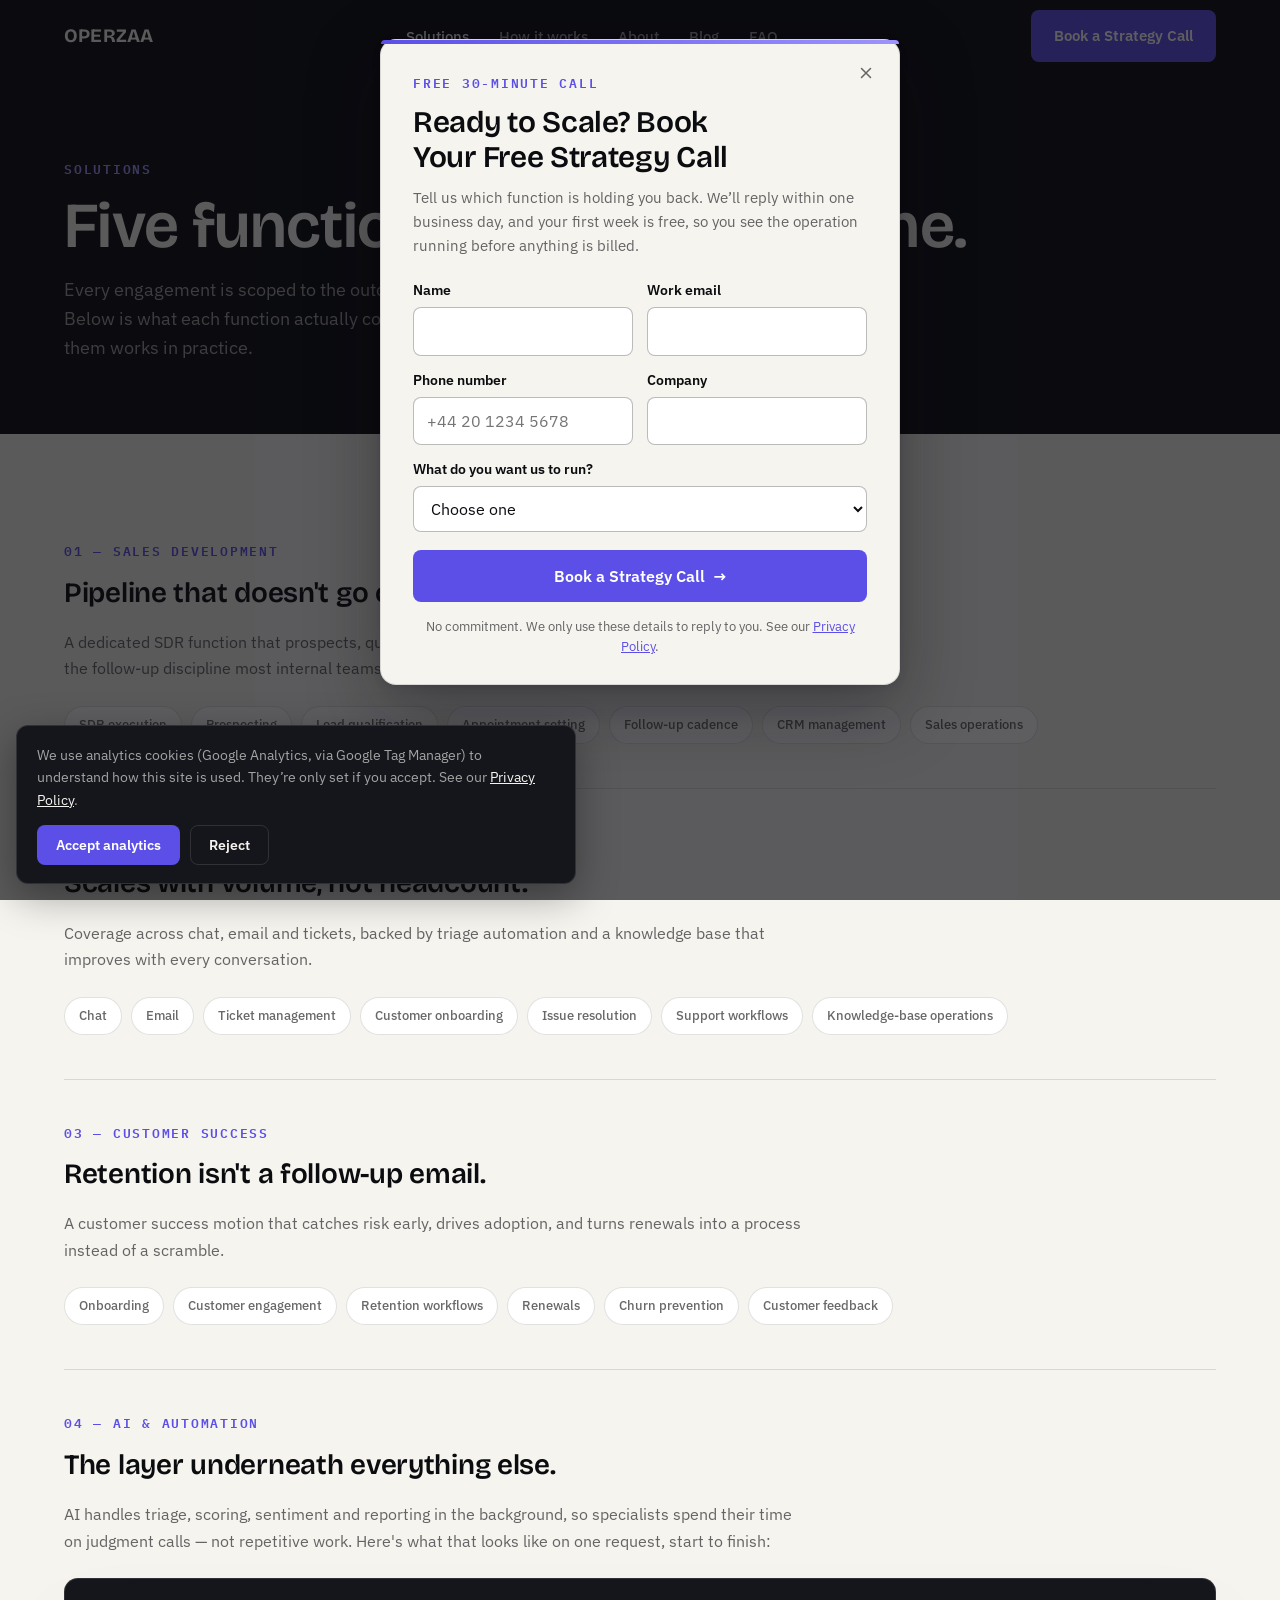
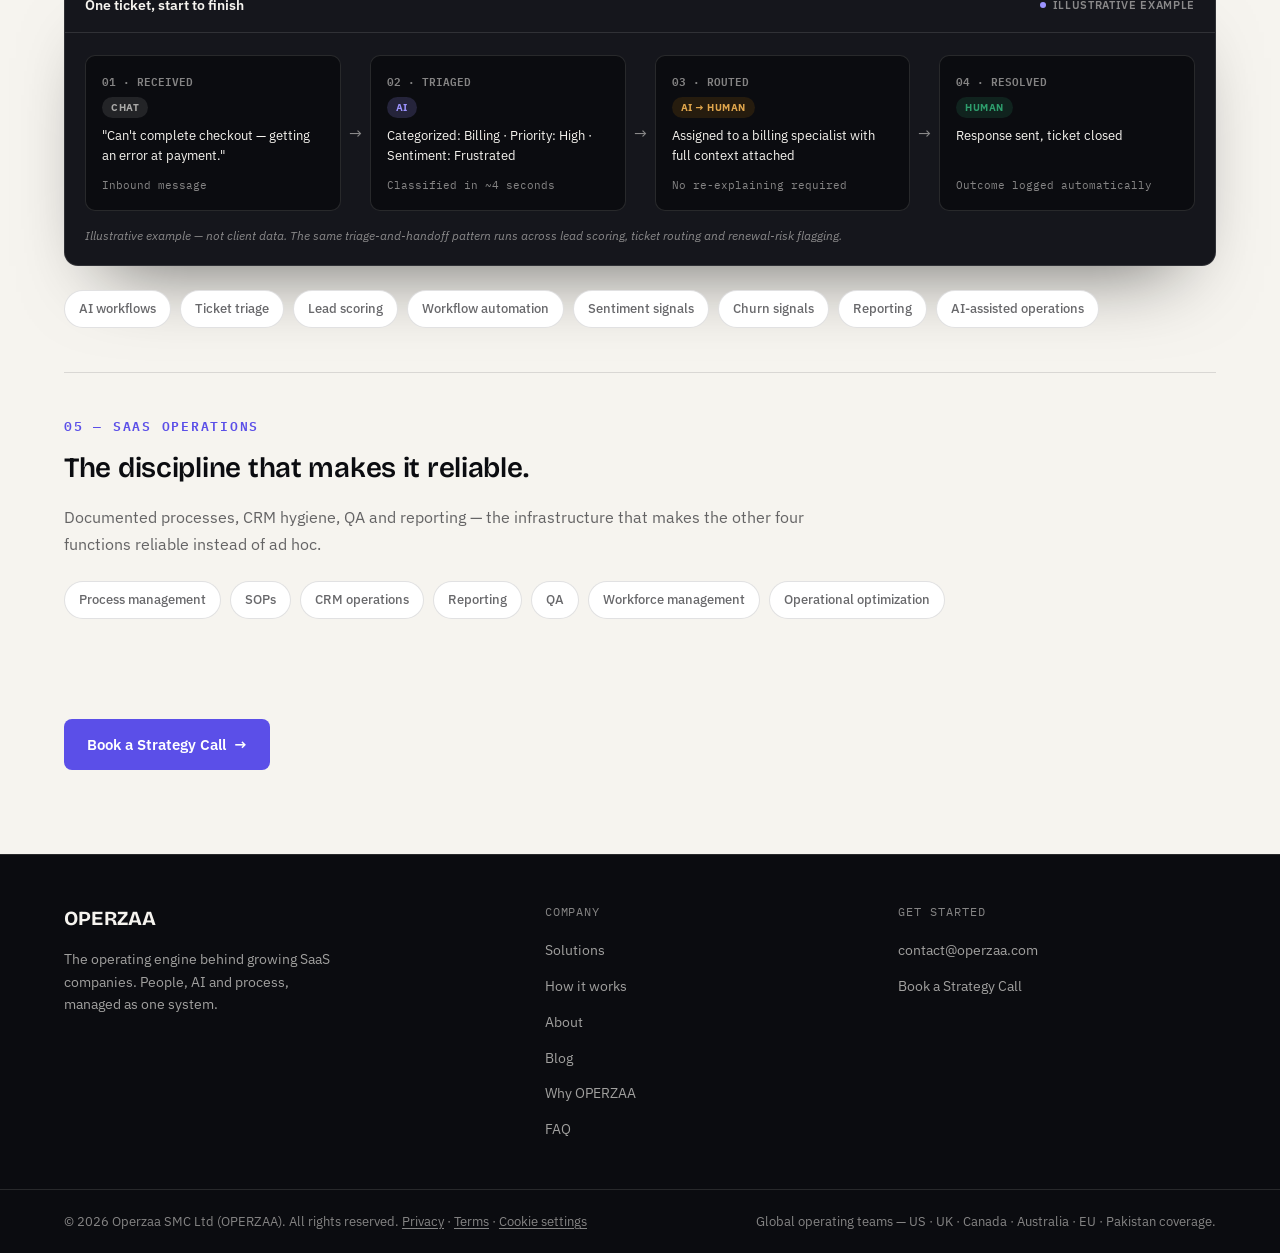
<file: solutions/index.html>
<!doctype html>
<html lang="en">
<head>
<meta charset="utf-8">
<meta name="viewport" content="width=device-width, initial-scale=1">
<!-- Google Consent Mode v2 defaults (must run before GTM) + Google Tag Manager -->
<script>
  window.dataLayer = window.dataLayer || [];
  function gtag(){dataLayer.push(arguments);}
  gtag('consent', 'default', {ad_storage:'denied', ad_user_data:'denied', ad_personalization:'denied', analytics_storage:'denied', functionality_storage:'granted', security_storage:'granted', wait_for_update:500});
  try{ if(localStorage.getItem('oz_consent') === 'granted' && navigator.globalPrivacyControl !== true){ gtag('consent', 'update', {analytics_storage:'granted'}); } }catch(e){}
  // GTM is loaded on the visitor's first interaction (tap, scroll, key, mouse)
  // or 5s after the page has loaded, whichever comes first, so its ~150 KB of
  // script doesn't block the first render. Consent defaults above still apply.
  (function(w, d){
    var done = false, ev = ['pointerdown', 'touchstart', 'keydown', 'scroll', 'mousemove'];
    function load(){
      if(done){ return; } done = true;
      ev.forEach(function(e){ w.removeEventListener(e, load, {passive:true}); });
      w.dataLayer.push({'gtm.start': new Date().getTime(), event: 'gtm.js'});
      ['GTM-ML9MT3TP'].forEach(function(id){
        var s = d.createElement('script'); s.async = true;
        s.src = 'https://www.googletagmanager.com/gtm.js?id=' + id;
        d.head.appendChild(s);
      });
    }
    ev.forEach(function(e){ w.addEventListener(e, load, {passive:true}); });
    w.addEventListener('load', function(){ setTimeout(load, 5000); });
  })(window, document);
</script>
<!-- End Google Tag Manager -->
<title>Solutions — OPERZAA</title>
<meta name="description" content="Five functions, operated as one: sales development, customer support, customer success, AI & automation, and SaaS operations. See what each covers and how the AI layer works in practice.">
<link rel="icon" href="/favicon.svg" type="image/svg+xml">
<link rel="canonical" href="https://operzaa.com/solutions/">
<meta property="og:site_name" content="OPERZAA">
<meta property="og:locale" content="en_GB">
<meta property="og:type" content="website">
<meta property="og:url" content="https://operzaa.com/solutions/">
<meta property="og:title" content="Solutions — OPERZAA">
<meta property="og:description" content="Five functions. Operated as one. See what each function covers, and how the AI layer underneath them works in practice.">
<meta property="og:image" content="https://operzaa.com/assets/og-image.png">
<meta property="og:image:width" content="1200">
<meta property="og:image:height" content="630">
<meta property="og:image:alt" content="OPERZAA: the operating engine behind growing SaaS companies">
<meta name="twitter:card" content="summary_large_image">
<meta name="twitter:image" content="https://operzaa.com/assets/og-image.png">
<meta name="twitter:title" content="Solutions — OPERZAA">
<meta name="twitter:description" content="Five functions. Operated as one. See what each function covers, and how the AI layer underneath them works in practice.">
<link rel="preconnect" href="https://fonts.googleapis.com">
<link rel="preconnect" href="https://fonts.gstatic.com" crossorigin>
<link rel="preload" as="style" href="https://fonts.googleapis.com/css2?family=Bricolage+Grotesque:opsz,wght@12..96,500;12..96,600;12..96,700&family=IBM+Plex+Sans:wght@400;500;600&family=IBM+Plex+Mono:wght@500;600&display=swap">
<link rel="stylesheet" href="https://fonts.googleapis.com/css2?family=Bricolage+Grotesque:opsz,wght@12..96,500;12..96,600;12..96,700&family=IBM+Plex+Sans:wght@400;500;600&family=IBM+Plex+Mono:wght@500;600&display=swap" media="print" onload="this.media='all'">
<noscript><link rel="stylesheet" href="https://fonts.googleapis.com/css2?family=Bricolage+Grotesque:opsz,wght@12..96,500;12..96,600;12..96,700&family=IBM+Plex+Sans:wght@400;500;600&family=IBM+Plex+Mono:wght@500;600&display=swap"></noscript>
<style id="site-css">@font-face{font-family:'Bricolage Fallback';src:local('Arial'),local('Liberation Sans'),local('Helvetica'),local('Roboto');size-adjust:97%;ascent-override:95.4%;descent-override:28.4%;line-gap-override:0%}@font-face{font-family:'Plex Sans Fallback';src:local('Arial'),local('Liberation Sans'),local('Helvetica'),local('Roboto');size-adjust:99%;ascent-override:103.5%;descent-override:27.8%;line-gap-override:0%}@font-face{font-family:'Plex Mono Fallback';src:local('Courier New'),local('Liberation Mono'),local('Menlo'),local('Roboto Mono');size-adjust:100%;ascent-override:102.5%;descent-override:27.5%;line-gap-override:0%}:root{--ink-950:#0B0C10;--ink-900:#15161C;--ink-800:#1F212A;--paper-050:#F6F4EF;--paper-100:#EDEAE1;--paper-200:#E1DDD1;--accent:#5B4FE8;--accent-soft:#9C93FF;--accent-dim:#3A32A6;--good:#2E9E6D;--attention:#B4700C;--on-dark-primary: var(--paper-050);--on-dark-secondary: rgba(246,244,239,.64);--on-dark-faint: rgba(246,244,239,.52);--on-dark-border: rgba(246,244,239,.12);--on-dark-surface: var(--ink-900);--on-dark-surface-2: var(--ink-800);--on-light-primary: var(--ink-950);--on-light-secondary: rgba(11,12,16,.62);--on-light-faint: rgba(11,12,16,.58);--on-light-border: rgba(11,12,16,.12);--on-light-surface: #FFFFFF;--on-light-surface-2: var(--paper-100);--font-display:'Bricolage Grotesque','Bricolage Fallback','Hanken Grotesk',system-ui,sans-serif;--font-body:'IBM Plex Sans','Plex Sans Fallback',system-ui,sans-serif;--font-mono:'IBM Plex Mono','Plex Mono Fallback','SFMono-Regular',monospace;--gutter: clamp(20px,5vw,64px);--maxw: 1320px;--radius: 10px}*,*::before,*::after{box-sizing:border-box}html{scroll-behavior:smooth;overflow-x:hidden}@media (prefers-reduced-motion: reduce){html{scroll-behavior:auto}*{animation-duration:0.001ms !important;animation-iteration-count:1 !important;transition-duration:0.001ms !important}}body{margin:0;background: var(--paper-050);color: var(--on-light-primary);font-family: var(--font-body);font-size:16px;line-height:1.55;-webkit-font-smoothing:antialiased}img{max-width:100%;display:block}h1,h2,h3,h4{font-family:var(--font-display);margin:0;text-wrap:balance;letter-spacing:-0.01em}p{margin:0}a{color:inherit}::selection{background:var(--accent);color:#fff}.mono{font-family:var(--font-mono);letter-spacing:.02em}.eyebrow{font-family:var(--font-mono);font-size:12.5px;letter-spacing:.14em;text-transform:uppercase;font-weight:600}.num{font-variant-numeric:tabular-nums}.zone{padding-block: clamp(64px,10vw,120px)}.zone-tight{padding-block: clamp(44px,7vw,84px)}.wrap{max-width:var(--maxw);margin-inline:auto;padding-inline:var(--gutter)}.z-dark{background:var(--ink-950);color:var(--on-dark-primary)}.z-light{background:var(--paper-050);color:var(--on-light-primary)}.z-ink900{background:var(--ink-900);color:var(--on-dark-primary)}.grid{display:grid;gap:32px}.stack{display:flex;flex-direction:column}.btn{display:inline-flex;align-items:center;gap:8px;font-family:var(--font-body);font-weight:600;font-size:15px;padding:13px 22px;border-radius:8px;border:1px solid transparent;cursor:pointer;text-decoration:none;white-space:nowrap;transition:transform .15s ease,background .15s ease,border-color .15s ease,opacity .15s ease}.btn:active{transform:translateY(1px)}.btn-accent{background:var(--accent);color:#fff}.btn-accent:hover{background:#4C41D6}.btn-ghost-dark{border-color:var(--on-dark-border);color:var(--on-dark-primary);background:transparent}.btn-ghost-dark:hover{border-color:rgba(246,244,239,.32);background:rgba(246,244,239,.04)}.btn-ghost-light{border-color:var(--on-light-border);color:var(--on-light-primary);background:transparent}.btn-ghost-light:hover{border-color:rgba(11,12,16,.28);background:rgba(11,12,16,.03)}.btn-arrow{transition:transform .15s ease}.btn:hover .btn-arrow{transform:translateX(3px)}.section-head{max-width:760px}.section-head .eyebrow{display:block;margin-bottom:14px}.section-head h2{font-size:clamp(28px,3.4vw,40px);font-weight:600;line-height:1.12}.section-head p.lede{margin-top:16px;font-size:17px;line-height:1.6}.on-dark .section-head .eyebrow{color:var(--accent-soft)}.on-light .section-head .eyebrow{color:var(--accent)}.on-dark .section-head p.lede{color:var(--on-dark-secondary)}.on-light .section-head p.lede{color:var(--on-light-secondary)}.reveal{opacity:1;transform:none}@media (prefers-reduced-motion: no-preference){.reveal.reveal-armed{opacity:0;transform:translateY(14px);transition:opacity .6s ease,transform .6s ease}.reveal.reveal-armed.is-visible{opacity:1;transform:none}}.nav{position:fixed;top:0;left:0;right:0;z-index:100;border-bottom:1px solid transparent;transition:background .25s ease,border-color .25s ease}.nav.is-scrolled{background:rgba(11,12,16,.78);backdrop-filter:blur(10px);border-bottom-color: var(--on-dark-border)}@media (max-width:767px){.nav.is-scrolled{background:rgba(11,12,16,.94);backdrop-filter:none}}.nav-inner{max-width:var(--maxw);margin-inline:auto;padding-inline:var(--gutter);height:72px;display:flex;align-items:center;justify-content:space-between;gap:24px}.wordmark{font-family:var(--font-display);font-weight:700;font-size:19px;letter-spacing:.01em;color:var(--on-dark-primary);text-decoration:none}.nav-links{display:flex;align-items:center;gap:30px;list-style:none;margin:0;padding:0}.nav-links a{font-size:14.5px;font-weight:500;text-decoration:none;color:var(--on-dark-secondary);transition:color .15s ease}.nav-links a:hover{color:var(--on-dark-primary)}.nav-cta{display:none}@media (min-width:860px){.nav-cta{display:inline-flex}}.nav-links{display:none}@media (min-width:860px){.nav-links{display:flex}}.hero{padding-top:calc(72px + clamp(48px,8vw,96px));padding-bottom:clamp(64px,9vw,110px);background: radial-gradient(1100px 520px at 82% -8%,rgba(91,79,232,.20),transparent 60%),var(--ink-950)}.hero-grid{display:grid;grid-template-columns:minmax(0,1fr);gap:56px;align-items:center}@media (min-width:980px){.hero-grid{grid-template-columns:1.05fr .95fr}}.hero-eyebrow{color:var(--accent-soft);margin-bottom:22px}.hero h1{font-size:clamp(36px,5.2vw,58px);font-weight:600;line-height:1.05;color:var(--on-dark-primary)}.hero-sub{margin-top:22px;max-width:520px;font-size:17.5px;line-height:1.65;color:var(--on-dark-secondary);border-left:2px solid var(--on-dark-border);padding-left:16px}.hero-ctas{display:flex;flex-wrap:wrap;gap:14px;margin-top:34px}.hero-guarantee{margin-top:18px;font-size:13.5px;color:var(--on-dark-faint)}.ops-panel{background:var(--ink-900);border:1px solid var(--on-dark-border);border-radius:14px;overflow:hidden;box-shadow:0 40px 80px -40px rgba(0,0,0,.6)}.ops-head{display:flex;align-items:center;justify-content:space-between;gap:12px;padding:16px 20px;border-bottom:1px solid var(--on-dark-border)}.ops-title{font-size:13.5px;font-weight:600;color:var(--on-dark-primary)}.ops-tag{display:inline-flex;align-items:center;gap:7px;font-size:11px;font-weight:600;letter-spacing:.06em;text-transform:uppercase;color:var(--on-dark-faint)}.ops-dot{width:6px;height:6px;border-radius:50%;background:var(--accent-soft)}@media (prefers-reduced-motion: no-preference){.ops-dot{animation:pulse 2.4s ease-in-out infinite}}@keyframes pulse{0%,100%{opacity:1}50%{opacity:.35}}.ops-body{padding:20px}.ops-stats{display:grid;grid-template-columns:repeat(3,1fr);gap:1px;background:var(--on-dark-border);border:1px solid var(--on-dark-border);border-radius:10px;overflow:hidden}.ops-stat{background:var(--ink-900);padding:14px 16px}.ops-stat .lbl{font-size:11px;color:var(--on-dark-faint);text-transform:uppercase;letter-spacing:.06em;font-weight:600}.ops-stat .val{font-family:var(--font-mono);font-size:22px;font-weight:600;color:var(--on-dark-primary);margin-top:6px}.ops-stat .delta{font-size:12px;margin-top:4px;font-weight:600}.ops-stat .delta.good{color:var(--good)}.ops-fn-list{display:flex;flex-direction:column;gap:1px;background:var(--on-dark-border);border:1px solid var(--on-dark-border);border-radius:10px;overflow:hidden}.ops-fn-row{display:grid;grid-template-columns:auto 1fr auto;align-items:center;gap:12px;background:var(--ink-900);padding:11px 14px}.ops-fn-name{font-size:12.5px;font-weight:600;color:var(--on-dark-primary);min-width:108px}.ops-fn-metric{font-family:var(--font-mono);font-size:12px;color:var(--on-dark-faint);text-align:right}.ops-spark{margin-top:18px}.ops-spark .lbl{font-size:11px;color:var(--on-dark-faint);text-transform:uppercase;letter-spacing:.06em;font-weight:600;margin-bottom:10px;display:block}.ops-queue{margin-top:18px;display:flex;flex-direction:column;gap:8px}.ops-row{display:flex;align-items:center;gap:10px;font-size:13px;color:var(--on-dark-secondary);padding:9px 10px;border:1px solid var(--on-dark-border);border-radius:8px}.pill{font-size:10.5px;font-weight:700;letter-spacing:.05em;text-transform:uppercase;padding:3px 8px;border-radius:20px;display:inline-flex;align-items:center;gap:5px;flex-shrink:0}.pill::before{content:'';width:6px;height:6px;border-radius:50%;background:currentColor}.pill-good{background:rgba(46,158,109,.14);color:#3BB37E}.pill-progress{background:rgba(156,147,255,.16);color:var(--accent-soft)}.pill-attention{background:rgba(180,112,12,.16);color:#E0A64C}.ops-row .rt{margin-left:auto;font-family:var(--font-mono);font-size:11.5px;color:var(--on-dark-faint)}.ops-caption{margin-top:16px;font-size:11.5px;color:var(--on-dark-faint);font-style:italic}.ops-funnel{margin-top:18px;display:flex;flex-direction:column;gap:8px}.ops-funnel-row{display:grid;grid-template-columns:112px 1fr 40px;align-items:center;gap:10px}.ops-funnel-row .fl{font-size:12px;color:var(--on-dark-secondary)}.ops-funnel-track{height:8px;background:rgba(246,244,239,.07);border-radius:4px;overflow:hidden}.ops-funnel-fill{height:100%;border-radius:4px;background:linear-gradient(90deg,var(--accent-dim),var(--accent))}.ops-funnel-row .fv{font-family:var(--font-mono);font-size:12px;color:var(--on-dark-faint);text-align:right}@media (max-width:480px){.ops-head{padding:14px 16px;flex-wrap:wrap;row-gap:6px}.ops-body{padding:14px}.ops-fn-row{grid-template-columns:minmax(0,1fr) auto;row-gap:4px;padding:10px 12px}.ops-fn-name{min-width:0}.ops-fn-metric{grid-column:1 / -1;grid-row:2;text-align:left}}.strip{border-top:1px solid var(--on-dark-border)}.strip-inner{display:grid;gap:22px}@media (min-width:760px){.strip-inner{grid-template-columns:repeat(3,1fr)}}.strip-item{font-size:14.5px;color:var(--on-dark-secondary);padding-block:22px;border-top:1px solid var(--on-dark-border)}@media (min-width:760px){.strip-item{border-top:none;border-left:1px solid var(--on-dark-border);padding-left:22px;padding-block:0}.strip-item:first-child{border-left:none;padding-left:0}}.strip-item strong{display:block;color:var(--on-dark-primary);font-weight:600;margin-bottom:4px}.cascade-dark{background:var(--ink-950);color:var(--on-dark-primary);padding-top:clamp(72px,10vw,120px);padding-bottom:0}.cascade-line{display:flex;flex-direction:column;align-items:flex-start;gap:0;max-width:760px}.cascade-step{position:relative;padding-left:34px;padding-block:20px}.cascade-step::before{content:'';position:absolute;left:5px;top:28px;width:9px;height:9px;border-radius:50%;background:var(--on-dark-faint);border:2px solid var(--ink-950)}.cascade-step::after{content:'';position:absolute;left:9px;top:38px;bottom:-20px;width:1px;background:var(--on-dark-border)}.cascade-step:last-child::after{display:none}.cascade-step p{font-size:clamp(19px,2.4vw,25px);font-weight:500;color:var(--on-dark-primary);line-height:1.35}.cascade-step.symptoms p{font-size:16.5px;font-weight:400;color:var(--on-dark-secondary);line-height:1.7;max-width:600px}.cascade-pivot{position:relative;margin-top:8px;background:var(--paper-050);color:var(--on-light-primary);border-radius:22px 22px 0 0;padding:clamp(48px,7vw,72px) 0 clamp(56px,8vw,90px)}.cascade-pivot::before{content:'';position:absolute;left:34px;top:-1px;width:1px;height:36px;background:var(--accent)}.cascade-brand{padding-left:34px;position:relative}.cascade-brand::before{content:'';position:absolute;left:5px;top:8px;width:11px;height:11px;border-radius:50%;background:var(--accent);box-shadow:0 0 0 5px rgba(91,79,232,.16)}.cascade-brand .word{font-family:var(--font-display);font-weight:700;font-size:clamp(28px,4vw,40px);letter-spacing:.01em}.cascade-brand .desc{margin-top:10px;font-size:16.5px;color:var(--on-light-secondary);max-width:520px}.cascade-outcome{margin-top:30px;padding-left:34px;font-family:var(--font-display);font-weight:600;font-size:clamp(24px,3vw,32px);color:var(--on-light-primary);max-width:640px;text-wrap:balance}.model-flow{display:flex;flex-direction:column;align-items:center;margin-top:56px;text-align:center}.model-node-label{font-family:var(--font-mono);font-size:12px;font-weight:600;letter-spacing:.06em;text-transform:uppercase;color:var(--on-light-secondary);border:1px solid var(--on-light-border);border-radius:20px;padding:9px 20px;background:var(--on-light-surface);display:inline-block}.model-connector{width:1px;height:30px;background:var(--on-light-border)}.model-core{margin-block:2px;display:flex;flex-direction:column;align-items:center}.model-core-word{font-family:var(--font-display);font-weight:700;font-size:clamp(26px,3.6vw,36px);color:var(--on-light-primary);letter-spacing:.01em}.model-core-caption{margin-top:8px;font-size:13px;color:var(--accent);font-weight:600}.model-functions-wrap{position:relative;width:100%;max-width:940px;margin-top:30px;padding-top:28px;border-top:1px solid var(--accent)}.model-functions{display:grid;grid-template-columns:repeat(5,1fr);gap:14px}@media (max-width:900px){.model-functions{grid-template-columns:repeat(2,1fr)}}@media (max-width:520px){.model-functions{grid-template-columns:1fr}}.model-fn{position:relative;border:1px solid var(--on-light-border);border-radius:12px;padding:18px 16px;background:var(--on-light-surface);text-align:left}.model-fn::before{content:'';position:absolute;top:-29px;left:50%;width:1px;height:28px;background:var(--accent);transform:translateX(-50%)}@media (max-width:900px){.model-fn::before{display:none}.model-functions-wrap{border-top-color:var(--on-light-border)}.model-fn{border-top:2px solid var(--accent)}}.fn-label{display:block;font-size:14.5px;font-weight:600;color:var(--on-light-primary)}.fn-desc{display:block;margin-top:6px;font-size:12.5px;color:var(--on-light-secondary)}.tabs{display:flex;flex-wrap:wrap;gap:8px;margin-top:44px;border-bottom:1px solid var(--on-light-border);padding-bottom:0}.tab-btn{font-family:var(--font-body);font-weight:600;font-size:14.5px;padding:12px 4px;margin-right:26px;background:none;border:none;cursor:pointer;color:var(--on-light-faint);border-bottom:2px solid transparent;margin-bottom:-1px;transition:color .15s ease,border-color .15s ease}.tab-btn:hover{color:var(--on-light-primary)}.tab-btn[aria-selected="true"]{color:var(--on-light-primary);border-bottom-color:var(--accent)}.tab-panel{display:none;padding-top:34px}.tab-panel.is-active{display:block}.tab-panel .intro{font-size:18px;line-height:1.6;max-width:660px;color:var(--on-light-primary)}.cap-list{display:flex;flex-wrap:wrap;gap:9px;margin-top:24px}.cap-tag{font-size:13px;font-weight:500;padding:8px 14px;border-radius:20px;border:1px solid var(--on-light-border);color:var(--on-light-secondary);background:var(--on-light-surface)}.team-banner{margin-top:56px;padding:28px 30px;border:1px solid var(--on-light-border);border-radius:14px;background:var(--paper-100);display:grid;gap:16px}@media (min-width:760px){.team-banner{grid-template-columns:auto 1fr;align-items:center}}.team-banner .kicker{font-family:var(--font-mono);font-size:11.5px;font-weight:600;letter-spacing:.08em;text-transform:uppercase;color:var(--accent);white-space:nowrap}.team-banner p{font-size:15px;line-height:1.6;color:var(--on-light-secondary)}.team-banner strong{color:var(--on-light-primary)}.split{display:grid;gap:0;margin-top:52px;border:1px solid var(--on-dark-border);border-radius:14px;overflow:hidden}@media (min-width:820px){.split{grid-template-columns:1fr 1fr}}.split-col{padding:34px 32px}.split-col.human{background:var(--ink-900)}.split-col.ai{background:var(--ink-950);border-top:1px solid var(--on-dark-border)}@media (min-width:820px){.split-col.ai{border-top:none;border-left:1px solid var(--on-dark-border)}}.split-col .kicker{font-family:var(--font-mono);font-size:12px;letter-spacing:.1em;text-transform:uppercase;font-weight:600;color:var(--accent-soft)}.split-col h3{margin-top:14px;font-size:22px;font-weight:600;color:var(--on-dark-primary)}.split-col ul{list-style:none;margin:18px 0 0;padding:0;display:flex;flex-direction:column;gap:11px}.split-col li{font-size:14.5px;color:var(--on-dark-secondary);padding-left:18px;position:relative}.split-col li::before{content:'—';position:absolute;left:0;color:var(--on-dark-faint)}.split-note{padding:22px 32px;background:var(--ink-800);font-size:14px;color:var(--on-dark-secondary);border-top:1px solid var(--on-dark-border)}.split-note strong{color:var(--on-dark-primary)}.steps{margin-top:48px;display:grid;gap:0}.step{display:grid;grid-template-columns:56px 1fr;gap:24px;padding-block:26px;border-top:1px solid var(--on-light-border)}.step:last-child{border-bottom:1px solid var(--on-light-border)}.step .idx{font-family:var(--font-mono);font-size:14px;color:var(--accent);font-weight:600;padding-top:2px}.step h3{font-size:18px;font-weight:600}.step p{margin-top:8px;font-size:14.5px;line-height:1.65;color:var(--on-light-secondary);max-width:600px}.fit-grid{display:grid;gap:16px;margin-top:40px}@media (min-width:760px){.fit-grid{grid-template-columns:1fr 1fr}}.fit-item{display:flex;gap:14px;padding:20px 22px;border:1px solid var(--on-light-border);border-radius:12px;background:var(--on-light-surface)}.fit-check{flex-shrink:0;width:20px;height:20px;margin-top:2px;color:var(--accent)}.fit-item p{font-size:14.5px;line-height:1.55;color:var(--on-light-secondary)}.fit-item strong{color:var(--on-light-primary);display:block;font-size:14.5px;margin-bottom:3px}.quad{display:grid;gap:1px;background:var(--on-dark-border);border:1px solid var(--on-dark-border);border-radius:14px;overflow:hidden;margin-top:48px}@media (min-width:760px){.quad{grid-template-columns:repeat(2,1fr)}}.quad-item{background:var(--ink-900);padding:28px 30px}.quad-item .not{font-size:14px;color:var(--on-dark-faint);text-decoration:line-through;text-decoration-color:rgba(246,244,239,.3)}.quad-item .is{margin-top:8px;font-family:var(--font-display);font-size:20px;font-weight:600;color:var(--on-dark-primary)}.fit-line{margin-top:32px;font-size:14.5px;line-height:1.6;color:var(--on-dark-secondary);max-width:680px}.proof-box{margin-top:40px;border:1px solid var(--on-light-border);border-radius:14px;padding:clamp(28px,4vw,44px);background:var(--on-light-surface);display:grid;gap:28px}@media (min-width:900px){.proof-box{grid-template-columns:1fr 1fr}}.proof-box h3{font-size:20px;font-weight:600;max-width:360px}.proof-list{display:flex;flex-direction:column;gap:16px}.proof-list-item{display:flex;gap:12px;font-size:14.5px;line-height:1.6;color:var(--on-light-secondary)}.proof-list-item .mk{font-family:var(--font-mono);color:var(--accent);font-weight:600;flex-shrink:0}.faq{margin-top:40px;border-top:1px solid var(--on-light-border)}.faq details{border-bottom:1px solid var(--on-light-border);padding-block:20px}.faq summary{cursor:pointer;list-style:none;display:flex;align-items:center;justify-content:space-between;gap:20px;font-size:16.5px;font-weight:500;color:var(--on-light-primary)}.faq summary::-webkit-details-marker{display:none}.faq summary .plus{font-family:var(--font-mono);font-size:20px;color:var(--on-light-faint);flex-shrink:0;transition:transform .2s ease}.faq details[open] summary .plus{transform:rotate(45deg)}.faq .a{margin-top:14px;font-size:14.5px;line-height:1.7;color:var(--on-light-secondary);max-width:680px}.final-cta{text-align:left}.final-cta h2{font-size:clamp(30px,4.4vw,48px);font-weight:600;max-width:720px;color:var(--on-dark-primary)}.final-cta p.lede{margin-top:18px;font-size:17px;color:var(--on-dark-secondary);max-width:560px}.final-ctas{display:flex;flex-wrap:wrap;gap:14px;margin-top:34px}.footer{border-top:1px solid var(--on-dark-border)}.footer-top{display:grid;gap:36px;padding-block:48px}@media (min-width:760px){.footer-top{grid-template-columns:1.4fr 1fr 1fr}}.footer-brand .wordmark{font-size:20px}.footer-brand p{margin-top:14px;font-size:14px;color:var(--on-dark-secondary);max-width:280px;line-height:1.6}.footer-col .h{font-family:var(--font-mono);font-size:11.5px;letter-spacing:.08em;text-transform:uppercase;color:var(--on-dark-faint);margin-bottom:16px}.footer-col ul{list-style:none;margin:0;padding:0;display:flex;flex-direction:column;gap:11px}.footer-col a{font-size:14px;color:var(--on-dark-secondary);text-decoration:none}.footer-col a:hover{color:var(--on-dark-primary)}.footer-bottom{display:flex;flex-wrap:wrap;gap:12px;justify-content:space-between;padding-block:22px;border-top:1px solid var(--on-dark-border);font-size:12.5px;color:var(--on-dark-faint)}.on-light .eyebrow{color:var(--accent)}.on-dark .eyebrow{color:var(--accent-soft)}.section-head h2,.section-head h1{font-size:clamp(28px,3.4vw,40px);font-weight:600;line-height:1.12;font-family:var(--font-display);margin:0;text-wrap:balance;letter-spacing:-0.01em}.nav-mobile{display:block;position:relative}@media (min-width:860px){.nav-mobile{display:none}}.nav-mobile summary{list-style:none;cursor:pointer;color:var(--on-dark-primary);width:32px;height:32px;display:flex;align-items:center;justify-content:center}.nav-mobile summary::-webkit-details-marker{display:none}.nav-burger-lines{display:flex;flex-direction:column;gap:5px;width:20px}.nav-burger-lines span{display:block;height:1.5px;background:var(--on-dark-primary);border-radius:1px}.nav-mobile[open] .nav-burger-lines span:nth-child(1){transform:translateY(6.5px) rotate(45deg)}.nav-mobile[open] .nav-burger-lines span:nth-child(2){opacity:0}.nav-mobile[open] .nav-burger-lines span:nth-child(3){transform:translateY(-6.5px) rotate(-45deg)}.nav-mobile-panel{position:fixed;top:72px;left:0;right:0;background:var(--ink-950);border-bottom:1px solid var(--on-dark-border);padding:8px var(--gutter) 24px;display:flex;flex-direction:column}.nav-mobile-panel a{padding:14px 0;font-size:16px;font-weight:500;color:var(--on-dark-secondary);text-decoration:none;border-bottom:1px solid var(--on-dark-border)}.nav-mobile-panel a:last-of-type{border-bottom:none}.nav-mobile-panel .btn{margin-top:16px;justify-content:center}.nav-links a[aria-current="page"]{color:var(--on-dark-primary)}.page-header{padding-top:calc(72px + clamp(44px,8vw,88px));padding-bottom:clamp(44px,7vw,72px)}.page-header .section-head{max-width:920px}.page-header .section-head h1{font-size:clamp(38px,5.6vw,64px);line-height:1.04}.page-header .section-head p.lede{max-width:660px;font-size:18px}.solutions-detail{display:flex;flex-direction:column;margin-top:8px}.solution-block{padding-block:44px;border-top:1px solid var(--on-light-border)}.solution-block:first-child{border-top:none;padding-top:16px}.solution-block-head{display:flex;flex-direction:column;gap:10px;max-width:760px}.solution-block-head h2{font-size:clamp(22px,2.6vw,28px);font-weight:600}.solution-intro{margin-top:14px;font-size:16px;line-height:1.65;color:var(--on-light-secondary);max-width:740px}.page-cta{margin-top:56px;display:flex;justify-content:flex-start}.workflow-stages{display:flex;align-items:stretch;gap:0;margin-top:2px;flex-wrap:wrap}.wf-stage{flex:1 1 190px;min-width:170px;background:var(--ink-950);border:1px solid var(--on-dark-border);border-radius:10px;padding:16px;display:flex;flex-direction:column;gap:8px}.wf-num{font-family:var(--font-mono);font-size:11px;color:var(--on-dark-faint);font-weight:600}.wf-pill{align-self:flex-start;font-size:10px;font-weight:700;letter-spacing:.05em;text-transform:uppercase;padding:3px 9px;border-radius:20px}.wf-pill-in{background:rgba(246,244,239,.10);color:var(--on-dark-secondary)}.wf-pill-ai{background:rgba(156,147,255,.18);color:var(--accent-soft)}.wf-pill-handoff{background:rgba(180,112,12,.16);color:#E0A64C}.wf-pill-human{background:rgba(46,158,109,.16);color:var(--good)}.wf-desc{font-size:13px;color:var(--on-dark-primary);line-height:1.5}.wf-meta{font-size:11px;color:var(--on-dark-faint);font-family:var(--font-mono);margin-top:auto;padding-top:4px}.wf-arrow{display:flex;align-items:center;justify-content:center;padding-inline:8px;color:var(--on-dark-faint);font-size:16px;flex:0 0 auto}@media (max-width:760px){.workflow-stages{flex-direction:column}.wf-arrow{transform:rotate(90deg);padding-block:2px;align-self:center}}.steps-detail{display:flex;flex-direction:column;margin-top:8px}.step-detail{padding-block:40px;border-top:1px solid var(--on-light-border)}.step-detail:first-child{border-top:none;padding-top:16px}.step-detail-head{display:flex;align-items:baseline;gap:16px}.step-detail-head .idx{font-family:var(--font-mono);font-size:14px;color:var(--accent);font-weight:600}.step-detail-head h2{font-size:clamp(20px,2.4vw,26px);font-weight:600}.step-detail-body{margin-top:12px;font-size:16px;line-height:1.65;color:var(--on-light-secondary);max-width:740px}.step-sub{display:grid;gap:20px;margin-top:22px;max-width:860px}@media (min-width:700px){.step-sub{grid-template-columns:1fr 1fr}}.step-sub-label{display:block;font-family:var(--font-mono);font-size:11px;font-weight:600;letter-spacing:.06em;text-transform:uppercase;color:var(--on-light-faint);margin-bottom:6px}.step-sub p{font-size:13.5px;line-height:1.6;color:var(--on-light-secondary)}.diag-list{display:flex;flex-direction:column;gap:16px;margin-top:32px;max-width:820px}.diag-item{display:flex;gap:14px;font-size:15px;line-height:1.6;color:var(--on-dark-secondary)}.diag-item .mk{font-family:var(--font-mono);color:var(--accent-soft);font-weight:600;flex-shrink:0}.about-block{padding-block:44px;border-top:1px solid var(--on-light-border);max-width:860px}.about-block:first-child{border-top:none;padding-top:16px}.about-block h2{margin-top:10px;font-size:clamp(22px,2.6vw,28px);font-weight:600}.about-block>p{margin-top:16px;font-size:16px;line-height:1.7;color:var(--on-light-secondary)}.principle-list{display:flex;flex-direction:column;gap:16px;margin-top:20px}.principle-item{font-size:15px;line-height:1.65;color:var(--on-light-secondary)}.principle-item strong{color:var(--on-light-primary);display:block;margin-bottom:2px;font-size:15.5px}.sol-preview-grid{display:grid;gap:14px;margin-top:40px}@media (min-width:700px){.sol-preview-grid{grid-template-columns:repeat(3,1fr)}}@media (min-width:1000px){.sol-preview-grid{grid-template-columns:repeat(5,1fr)}}.sol-preview-card{border:1px solid var(--on-light-border);border-radius:12px;padding:18px 16px;background:var(--on-light-surface)}.sol-preview-card .fn-label{display:block;font-size:14px;font-weight:600;color:var(--on-light-primary)}.sol-preview-card .fn-desc{display:block;margin-top:6px;font-size:12.5px;line-height:1.5;color:var(--on-light-secondary)}.blog-grid{display:flex;flex-direction:column;margin-top:8px}.blog-card{display:block;padding-block:32px;border-top:1px solid var(--on-light-border);text-decoration:none;color:inherit}.blog-card:first-child{border-top:none;padding-top:16px}.blog-card time{font-family:var(--font-mono);font-size:12px;font-weight:600;letter-spacing:.06em;text-transform:uppercase;color:var(--on-light-faint)}.blog-card h2{margin-top:10px;font-size:clamp(20px,2.4vw,26px);font-weight:600;color:var(--on-light-primary)}.blog-card p{margin-top:10px;font-size:15px;line-height:1.65;color:var(--on-light-secondary);max-width:700px}.blog-card .read-more{display:inline-block;margin-top:14px;font-size:13.5px;font-weight:600;color:var(--accent)}.blog-empty{padding-block:32px;border-top:1px solid var(--on-light-border);font-size:15px;color:var(--on-light-secondary);max-width:600px}.article-meta{display:flex;gap:10px;align-items:center;font-family:var(--font-mono);font-size:12px;font-weight:600;letter-spacing:.06em;text-transform:uppercase;color:var(--on-dark-faint)}.article-body{max-width:720px;margin-top:8px}.article-body p{font-size:16.5px;line-height:1.75;color:var(--on-light-secondary);margin-top:20px}.article-body p:first-child{margin-top:0}.article-body h2{margin-top:40px;font-size:clamp(21px,2.4vw,26px);font-weight:600;color:var(--on-light-primary)}.article-body strong{color:var(--on-light-primary)}.article-back{display:inline-block;margin-bottom:24px;font-size:13.5px;font-weight:600;color:var(--accent);text-decoration:none}.contact-grid{display:grid;gap:40px}@media (min-width:900px){.contact-grid{grid-template-columns:1.3fr .7fr;gap:64px}}.contact-form{display:grid;gap:18px;max-width:720px}@media (min-width:640px){.contact-form .row-2{display:grid;grid-template-columns:1fr 1fr;gap:18px}}.contact-form .row-2{display:grid;gap:18px}.field{display:flex;flex-direction:column;gap:7px}.field label{font-size:14px;font-weight:600;color:var(--on-light-primary)}.field .opt{font-weight:400;color:var(--on-light-faint)}.field input,.field select,.field textarea{font:inherit;font-size:16px;color:var(--on-light-primary);background:var(--on-light-surface);border:1px solid rgba(11,12,16,.28);border-radius:8px;padding:12px 14px;width:100%}.field textarea{min-height:140px;resize:vertical}.field input:focus,.field select:focus,.field textarea:focus{outline:2px solid var(--accent);outline-offset:1px;border-color:var(--accent)}.form-hp{position:absolute;left:-9999px;width:1px;height:1px;overflow:hidden}.form-note{font-size:13.5px;line-height:1.6;color:var(--on-light-secondary)}.form-note a{color:var(--accent)}.contact-form .btn{justify-self:start}.contact-aside{display:flex;flex-direction:column;gap:22px;font-size:15px;line-height:1.65;color:var(--on-light-secondary)}.contact-aside h2{font-size:20px;font-weight:600;color:var(--on-light-primary);margin-bottom:6px}.contact-aside a{color:var(--accent);font-weight:600}.cc-banner{position:fixed;left:16px;right:16px;bottom:16px;z-index:100;max-width:560px;background:var(--ink-900);color:var(--on-dark-primary);border:1px solid var(--on-dark-border);border-radius:12px;padding:18px 20px;box-shadow:0 12px 40px rgba(0,0,0,.35);font-size:14px;line-height:1.6}.cc-banner p{color:var(--on-dark-secondary)}.cc-banner a{color:var(--on-dark-primary)}.cc-actions{display:flex;flex-wrap:wrap;gap:10px;margin-top:14px}.cc-actions .btn{padding:10px 18px;font-size:14px}.cc-link{background:none;border:0;padding:0;font:inherit;color:inherit;text-decoration:underline;text-underline-offset:2px;cursor:pointer}.oz-modal{position:fixed;inset:0;z-index:150;display:flex;align-items:center;justify-content:center;padding:24px 16px calc(24px + var(--oz-cc-offset,0px));background:rgba(11,12,16,.66);overflow-y:auto;overscroll-behavior:contain;opacity:0;transition:opacity .28s ease}.oz-modal.is-open{opacity:1}.oz-modal[hidden]{display:none}.oz-modal-card{position:relative;width:100%;max-width:520px;margin:auto;background:var(--paper-050);color:var(--on-light-primary);border:1px solid var(--on-light-border);border-radius:16px;box-shadow:0 24px 70px rgba(11,12,16,.35),0 2px 8px rgba(11,12,16,.12);padding:34px 32px 28px;transform:translateY(14px) scale(.98);transition:transform .32s cubic-bezier(.2,.8,.2,1)}.oz-modal.is-open .oz-modal-card{transform:none}.oz-modal-card:focus{outline:none}.oz-modal-card::before{content:"";position:absolute;left:0;right:0;top:0;height:4px;border-radius:16px 16px 0 0;background:linear-gradient(90deg,var(--accent),var(--accent-soft))}.oz-modal-close{position:absolute;top:14px;right:14px;width:38px;height:38px;border-radius:999px;display:inline-flex;align-items:center;justify-content:center;background:transparent;border:1px solid transparent;color:var(--on-light-secondary);cursor:pointer;transition:background .15s ease,color .15s ease}.oz-modal-close:hover{background:rgba(11,12,16,.06);color:var(--on-light-primary)}.oz-modal-close:focus-visible{outline:2px solid var(--accent);outline-offset:1px}.oz-modal-close svg{width:18px;height:18px}.oz-modal .eyebrow{display:block;color:var(--accent);margin-bottom:12px}.oz-modal h2{font-size:clamp(24px,4.4vw,30px);font-weight:600;line-height:1.15;padding-right:28px}.oz-modal .oz-modal-sub{margin:12px 0 0;font-size:15px;line-height:1.6;color:var(--on-light-secondary)}.oz-modal-form{display:grid;gap:14px;margin-top:22px}.oz-modal-form .row-2{display:grid;gap:14px}@media (min-width:360px){.oz-modal-form .row-2{grid-template-columns:1fr 1fr}}.oz-modal-form .field{gap:6px}.oz-modal-form .field label{font-size:13.5px}.oz-modal-form .field input,.oz-modal-form .field select{padding:11px 13px}.oz-modal-form .btn{width:100%;justify-content:center;margin-top:4px;padding:15px 22px;font-size:16px}.oz-modal-form .form-note{margin:0;font-size:12.5px;text-align:center}html.oz-modal-lock,html.oz-modal-lock body{overflow:hidden}@media (max-width:479px){.oz-modal{padding:12px 12px calc(12px + var(--oz-cc-offset,0px))}.oz-modal-card{padding:26px 18px 20px;border-radius:14px}.oz-modal .eyebrow{font-size:11.5px;margin-bottom:8px}.oz-modal h2{font-size:22px}.oz-modal .oz-modal-sub{font-size:14px;margin-top:8px;line-height:1.5}.oz-modal-form{gap:10px;margin-top:16px}.oz-modal-form .row-2{gap:10px}.oz-modal-form .field{gap:4px}.oz-modal-form .field label{font-size:13px}.oz-modal-form .field input,.oz-modal-form .field select{padding:10px 12px}}.cc-banner{z-index:160}</style>
<script type="application/ld+json">{"@context":"https://schema.org","@graph":[{"@type":"Organization","@id":"https://operzaa.com/#organization","name":"OPERZAA","legalName":"Operzaa SMC Ltd","alternateName":["Operzaa","Operzaa SMC"],"url":"https://operzaa.com/","logo":"https://operzaa.com/favicon.svg","email":"contact@operzaa.com","description":"OPERZAA is the operating engine behind growing SaaS companies: sales development, customer support, customer success, AI and automation, and SaaS operations run by specialized teams and AI as one managed function.","areaServed":[{"@type":"Country","name":"United Kingdom"},{"@type":"Place","name":"Europe"},{"@type":"Country","name":"United States"},{"@type":"Country","name":"Pakistan"}],"contactPoint":[{"@type":"ContactPoint","contactType":"sales","email":"contact@operzaa.com","url":"https://operzaa.com/contact/","availableLanguage":["en"]}],"knowsAbout":["SaaS operations","Sales development","SDR outsourcing","Customer support","Customer success","AI automation","Managed operations"]},{"@type":"ItemList","name":"OPERZAA solutions","itemListElement":[{"@type":"ListItem","position":1,"item":{"@type":"Service","name":"Sales development","serviceType":"Sales Development","description":"A dedicated SDR function that prospects, qualifies and books meetings inside your own CRM, with consistent follow-up.","provider":{"@id":"https://operzaa.com/#organization"},"areaServed":["United Kingdom","Europe","United States","Pakistan"],"url":"https://operzaa.com/solutions/"}},{"@type":"ListItem","position":2,"item":{"@type":"Service","name":"Customer support","serviceType":"Customer Support","description":"Coverage across chat, email and tickets, backed by triage automation and a knowledge base that improves with every conversation.","provider":{"@id":"https://operzaa.com/#organization"},"areaServed":["United Kingdom","Europe","United States","Pakistan"],"url":"https://operzaa.com/solutions/"}},{"@type":"ListItem","position":3,"item":{"@type":"Service","name":"Customer success","serviceType":"Customer Success","description":"A customer success motion that catches risk early, drives adoption, and turns renewals into a process.","provider":{"@id":"https://operzaa.com/#organization"},"areaServed":["United Kingdom","Europe","United States","Pakistan"],"url":"https://operzaa.com/solutions/"}},{"@type":"ListItem","position":4,"item":{"@type":"Service","name":"AI & automation","serviceType":"AI & Automation","description":"AI handles triage, scoring, sentiment and reporting in the background so specialists spend their time on judgment calls.","provider":{"@id":"https://operzaa.com/#organization"},"areaServed":["United Kingdom","Europe","United States","Pakistan"],"url":"https://operzaa.com/solutions/"}},{"@type":"ListItem","position":5,"item":{"@type":"Service","name":"SaaS operations","serviceType":"SaaS Operations","description":"Documented processes, CRM hygiene, QA and reporting that make the other functions reliable.","provider":{"@id":"https://operzaa.com/#organization"},"areaServed":["United Kingdom","Europe","United States","Pakistan"],"url":"https://operzaa.com/solutions/"}}]}]}</script>
</head>
<body>
<!-- Google Tag Manager (noscript) -->
<noscript><iframe src="https://www.googletagmanager.com/ns.html?id=GTM-ML9MT3TP" height="0" width="0" style="display:none;visibility:hidden"></iframe></noscript>
<!-- End Google Tag Manager (noscript) -->
<nav class="nav" id="nav">
  <div class="nav-inner">
    <a href="/" class="wordmark">OPERZAA</a>
    <ul class="nav-links" id="navLinks">
      <li><a href="/solutions/" aria-current="page">Solutions</a></li>
      <li><a href="/how-it-works/">How it works</a></li>
      <li><a href="/about/">About</a></li>
      <li><a href="/blog/">Blog</a></li>
      <li><a href="/#faq">FAQ</a></li>
    </ul>
    <a href="/contact/" class="btn btn-accent nav-cta">Book a Strategy Call</a>
    <details class="nav-mobile" id="navMobile">
      <summary aria-label="Open menu"><span class="nav-burger-lines"><span></span><span></span><span></span></span></summary>
      <div class="nav-mobile-panel">
        <a href="/solutions/">Solutions</a>
        <a href="/how-it-works/">How it works</a>
        <a href="/about/">About</a>
        <a href="/blog/">Blog</a>
        <a href="/#faq">FAQ</a>
        <a href="/contact/" class="btn btn-accent">Book a Strategy Call</a>
      </div>
    </details>
  </div>
</nav>
<main>
  <div class="page-header z-dark on-dark">
    <div class="wrap">
      <div class="section-head">
        <span class="eyebrow">Solutions</span>
        <h1>Five functions. Operated as one.</h1>
        <p class="lede">Every engagement is scoped to the outcomes you need — not a fixed package. Below is what each function actually covers, and how the AI layer underneath them works in practice.</p>
      </div>
    </div>
  </div>

  <section class="zone-tight z-light on-light">
    <div class="wrap">
      <div class="solutions-detail">

        <div class="solution-block">
          <div class="solution-block-head">
            <span class="eyebrow">01 — Sales Development</span>
            <h2>Pipeline that doesn't go cold.</h2>
          </div>
          <p class="solution-intro">A dedicated SDR function that prospects, qualifies and books meetings inside your own CRM — with the follow-up discipline most internal teams don't have time for.</p>
          <div class="cap-list">
            <span class="cap-tag">SDR execution</span><span class="cap-tag">Prospecting</span><span class="cap-tag">Lead qualification</span><span class="cap-tag">Appointment setting</span><span class="cap-tag">Follow-up cadence</span><span class="cap-tag">CRM management</span><span class="cap-tag">Sales operations</span>
          </div>
        </div>

        <div class="solution-block">
          <div class="solution-block-head">
            <span class="eyebrow">02 — Customer Support</span>
            <h2>Scales with volume, not headcount.</h2>
          </div>
          <p class="solution-intro">Coverage across chat, email and tickets, backed by triage automation and a knowledge base that improves with every conversation.</p>
          <div class="cap-list">
            <span class="cap-tag">Chat</span><span class="cap-tag">Email</span><span class="cap-tag">Ticket management</span><span class="cap-tag">Customer onboarding</span><span class="cap-tag">Issue resolution</span><span class="cap-tag">Support workflows</span><span class="cap-tag">Knowledge-base operations</span>
          </div>
        </div>

        <div class="solution-block">
          <div class="solution-block-head">
            <span class="eyebrow">03 — Customer Success</span>
            <h2>Retention isn't a follow-up email.</h2>
          </div>
          <p class="solution-intro">A customer success motion that catches risk early, drives adoption, and turns renewals into a process instead of a scramble.</p>
          <div class="cap-list">
            <span class="cap-tag">Onboarding</span><span class="cap-tag">Customer engagement</span><span class="cap-tag">Retention workflows</span><span class="cap-tag">Renewals</span><span class="cap-tag">Churn prevention</span><span class="cap-tag">Customer feedback</span>
          </div>
        </div>

        <div class="solution-block">
          <div class="solution-block-head">
            <span class="eyebrow">04 — AI &amp; Automation</span>
            <h2>The layer underneath everything else.</h2>
          </div>
          <p class="solution-intro">AI handles triage, scoring, sentiment and reporting in the background, so specialists spend their time on judgment calls — not repetitive work. Here's what that looks like on one request, start to finish:</p>

          <div class="ops-panel" style="margin-top:24px;">
            <div class="ops-head">
              <span class="ops-title">One ticket, start to finish</span>
              <span class="ops-tag"><span class="ops-dot"></span>Illustrative example</span>
            </div>
            <div class="ops-body">
              <div class="workflow-stages">
                <div class="wf-stage">
                  <span class="wf-num">01 · RECEIVED</span>
                  <span class="wf-pill wf-pill-in">Chat</span>
                  <p class="wf-desc">"Can't complete checkout — getting an error at payment."</p>
                  <span class="wf-meta">Inbound message</span>
                </div>
                <div class="wf-arrow">→</div>
                <div class="wf-stage">
                  <span class="wf-num">02 · TRIAGED</span>
                  <span class="wf-pill wf-pill-ai">AI</span>
                  <p class="wf-desc">Categorized: Billing · Priority: High · Sentiment: Frustrated</p>
                  <span class="wf-meta">Classified in ~4 seconds</span>
                </div>
                <div class="wf-arrow">→</div>
                <div class="wf-stage">
                  <span class="wf-num">03 · ROUTED</span>
                  <span class="wf-pill wf-pill-handoff">AI → Human</span>
                  <p class="wf-desc">Assigned to a billing specialist with full context attached</p>
                  <span class="wf-meta">No re-explaining required</span>
                </div>
                <div class="wf-arrow">→</div>
                <div class="wf-stage">
                  <span class="wf-num">04 · RESOLVED</span>
                  <span class="wf-pill wf-pill-human">Human</span>
                  <p class="wf-desc">Response sent, ticket closed</p>
                  <span class="wf-meta">Outcome logged automatically</span>
                </div>
              </div>
              <p class="ops-caption">Illustrative example — not client data. The same triage-and-handoff pattern runs across lead scoring, ticket routing and renewal-risk flagging.</p>
            </div>
          </div>

          <div class="cap-list" style="margin-top:24px;">
            <span class="cap-tag">AI workflows</span><span class="cap-tag">Ticket triage</span><span class="cap-tag">Lead scoring</span><span class="cap-tag">Workflow automation</span><span class="cap-tag">Sentiment signals</span><span class="cap-tag">Churn signals</span><span class="cap-tag">Reporting</span><span class="cap-tag">AI-assisted operations</span>
          </div>
        </div>

        <div class="solution-block">
          <div class="solution-block-head">
            <span class="eyebrow">05 — SaaS Operations</span>
            <h2>The discipline that makes it reliable.</h2>
          </div>
          <p class="solution-intro">Documented processes, CRM hygiene, QA and reporting — the infrastructure that makes the other four functions reliable instead of ad hoc.</p>
          <div class="cap-list">
            <span class="cap-tag">Process management</span><span class="cap-tag">SOPs</span><span class="cap-tag">CRM operations</span><span class="cap-tag">Reporting</span><span class="cap-tag">QA</span><span class="cap-tag">Workforce management</span><span class="cap-tag">Operational optimization</span>
          </div>
        </div>

      </div>

      <div class="page-cta">
        <a href="/contact/" class="btn btn-accent">Book a Strategy Call <span class="btn-arrow">→</span></a>
      </div>
    </div>
  </section>

</main>
  <footer class="footer z-dark on-dark">
    <div class="wrap footer-top">
      <div class="footer-brand">
        <a href="/" class="wordmark">OPERZAA</a>
        <p>The operating engine behind growing SaaS companies. People, AI and process, managed as one system.</p>
      </div>
      <div class="footer-col">
        <div class="h">Company</div>
        <ul>
          <li><a href="/solutions/">Solutions</a></li>
          <li><a href="/how-it-works/">How it works</a></li>
          <li><a href="/about/">About</a></li>
          <li><a href="/blog/">Blog</a></li>
          <li><a href="/#why-operzaa">Why OPERZAA</a></li>
          <li><a href="/#faq">FAQ</a></li>
        </ul>
      </div>
      <div class="footer-col">
        <div class="h">Get started</div>
        <ul>
          <li><a href="mailto:contact@operzaa.com">contact@operzaa.com</a></li>
          <li><a href="/contact/">Book a Strategy Call</a></li>
        </ul>
      </div>
    </div>
    <div class="wrap footer-bottom">
      <span>© 2026 Operzaa SMC Ltd (OPERZAA). All rights reserved. <a href="/privacy/" style="color:inherit; text-decoration:underline; text-underline-offset:2px;">Privacy</a> · <a href="/terms/" style="color:inherit; text-decoration:underline; text-underline-offset:2px;">Terms</a> · <button type="button" class="cc-link" data-cookie-settings>Cookie settings</button></span>
      <span>Global operating teams — US · UK · Canada · Australia · EU · Pakistan coverage.</span>
    </div>
  </footer>
<script src="/assets/main.js" defer></script>
</body>
</html>
</file>
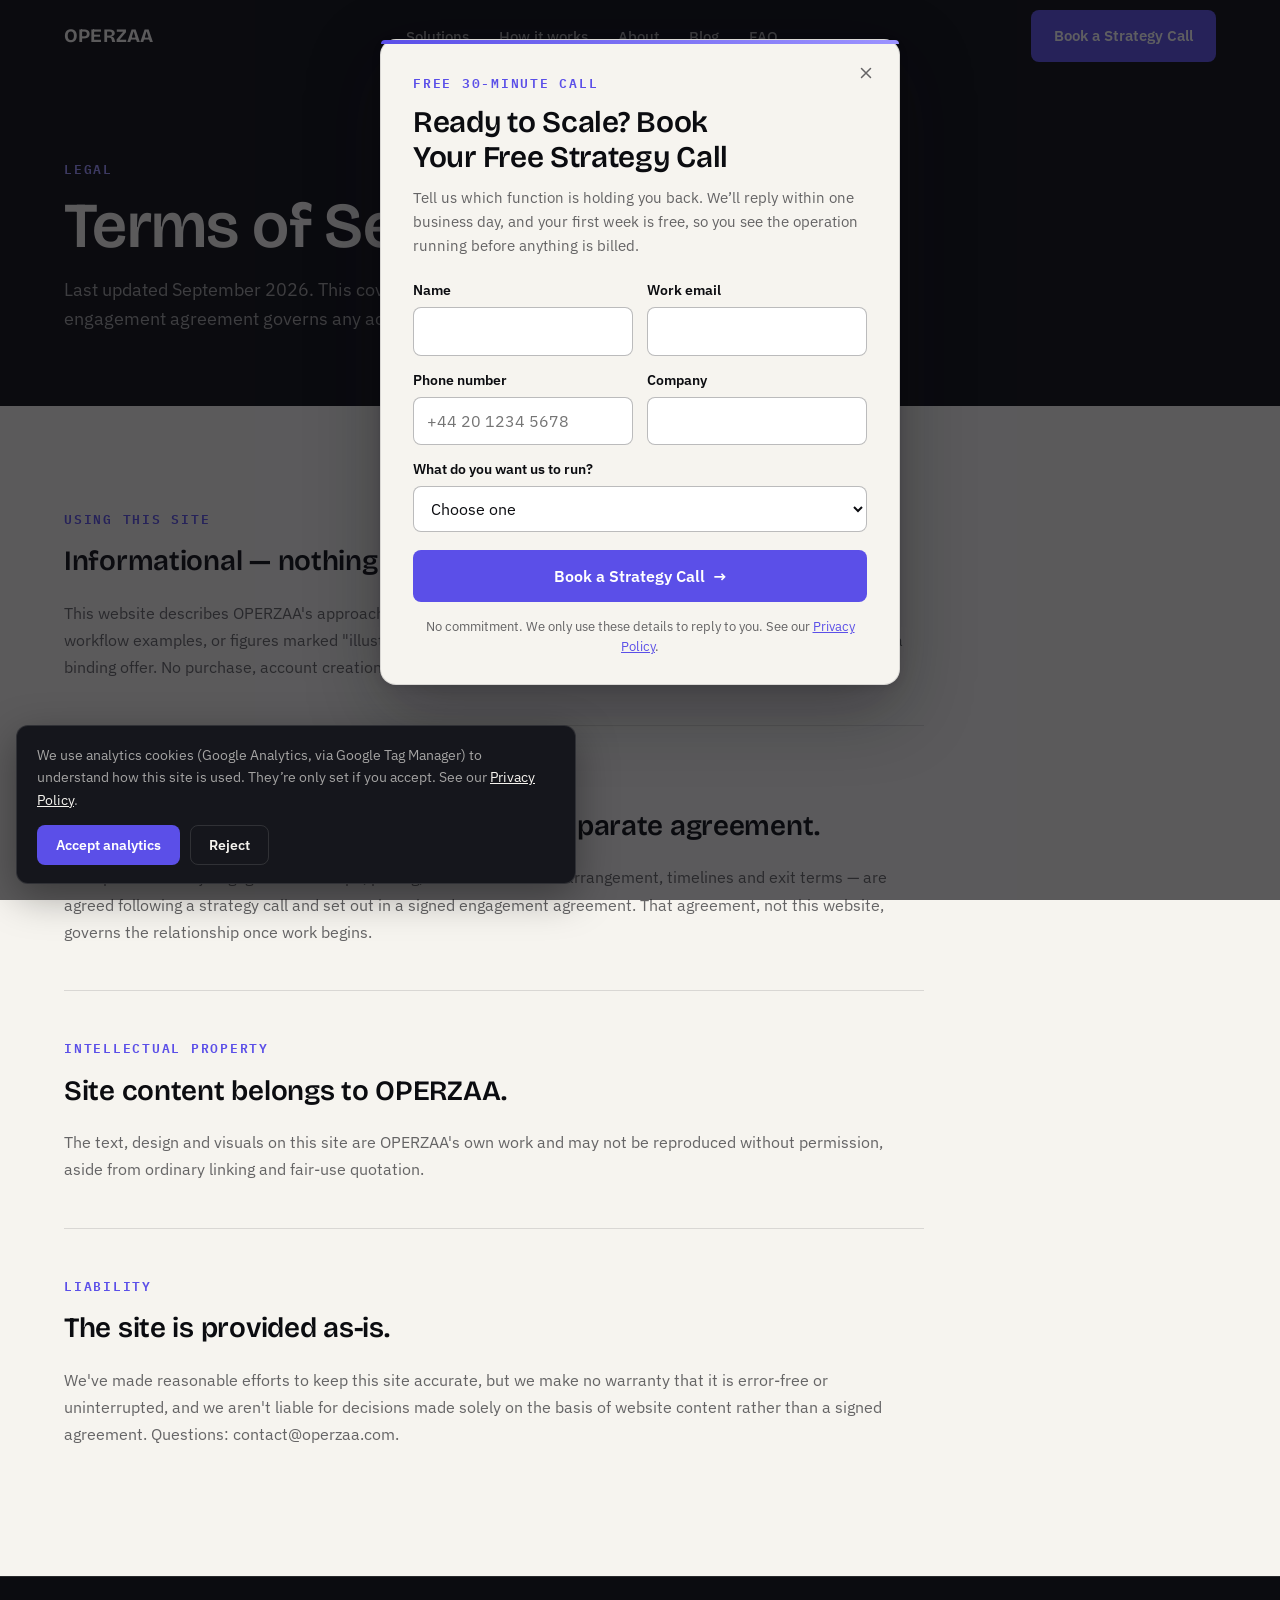
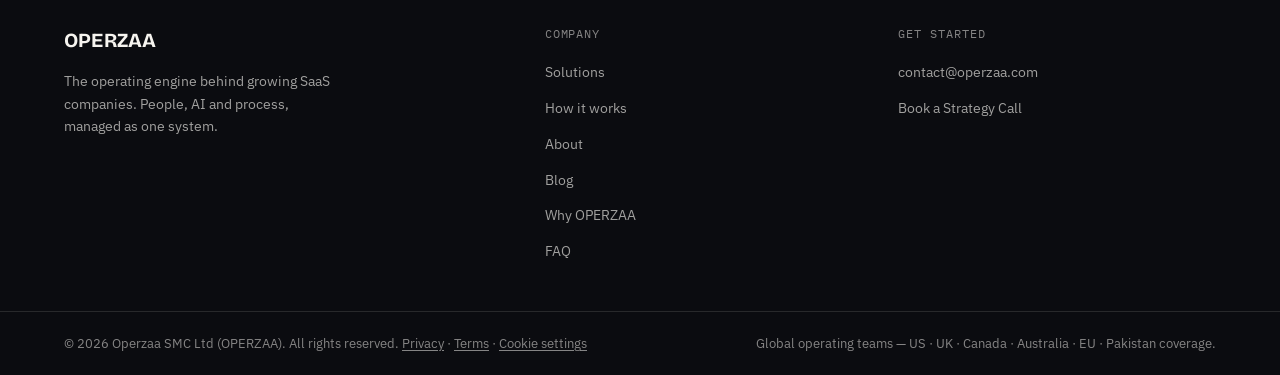
<file: terms/index.html>
<!doctype html>
<html lang="en">
<head>
<meta charset="utf-8">
<meta name="viewport" content="width=device-width, initial-scale=1">
<!-- Google Consent Mode v2 defaults (must run before GTM) + Google Tag Manager -->
<script>
  window.dataLayer = window.dataLayer || [];
  function gtag(){dataLayer.push(arguments);}
  gtag('consent', 'default', {ad_storage:'denied', ad_user_data:'denied', ad_personalization:'denied', analytics_storage:'denied', functionality_storage:'granted', security_storage:'granted', wait_for_update:500});
  try{ if(localStorage.getItem('oz_consent') === 'granted' && navigator.globalPrivacyControl !== true){ gtag('consent', 'update', {analytics_storage:'granted'}); } }catch(e){}
  // GTM is loaded on the visitor's first interaction (tap, scroll, key, mouse)
  // or 5s after the page has loaded, whichever comes first, so its ~150 KB of
  // script doesn't block the first render. Consent defaults above still apply.
  (function(w, d){
    var done = false, ev = ['pointerdown', 'touchstart', 'keydown', 'scroll', 'mousemove'];
    function load(){
      if(done){ return; } done = true;
      ev.forEach(function(e){ w.removeEventListener(e, load, {passive:true}); });
      w.dataLayer.push({'gtm.start': new Date().getTime(), event: 'gtm.js'});
      ['GTM-ML9MT3TP'].forEach(function(id){
        var s = d.createElement('script'); s.async = true;
        s.src = 'https://www.googletagmanager.com/gtm.js?id=' + id;
        d.head.appendChild(s);
      });
    }
    ev.forEach(function(e){ w.addEventListener(e, load, {passive:true}); });
    w.addEventListener('load', function(){ setTimeout(load, 5000); });
  })(window, document);
</script>
<!-- End Google Tag Manager -->
<title>Terms of Service — OPERZAA</title>
<meta name="description" content="OPERZAA's terms of service for use of this website.">
<link rel="icon" href="/favicon.svg" type="image/svg+xml">
<link rel="canonical" href="https://operzaa.com/terms/">
<meta property="og:site_name" content="OPERZAA">
<meta property="og:locale" content="en_GB">
<meta property="og:type" content="website">
<meta property="og:url" content="https://operzaa.com/terms/">
<meta property="og:title" content="Terms of Service — OPERZAA">
<meta property="og:description" content="This covers use of this website; a signed engagement agreement governs any actual work.">
<meta property="og:image" content="https://operzaa.com/assets/og-image.png">
<meta property="og:image:width" content="1200">
<meta property="og:image:height" content="630">
<meta property="og:image:alt" content="OPERZAA: the operating engine behind growing SaaS companies">
<meta name="twitter:card" content="summary_large_image">
<meta name="twitter:image" content="https://operzaa.com/assets/og-image.png">
<meta name="twitter:title" content="Terms of Service — OPERZAA">
<meta name="twitter:description" content="This covers use of this website; a signed engagement agreement governs any actual work.">
<link rel="preconnect" href="https://fonts.googleapis.com">
<link rel="preconnect" href="https://fonts.gstatic.com" crossorigin>
<link rel="preload" as="style" href="https://fonts.googleapis.com/css2?family=Bricolage+Grotesque:opsz,wght@12..96,500;12..96,600;12..96,700&family=IBM+Plex+Sans:wght@400;500;600&family=IBM+Plex+Mono:wght@500;600&display=swap">
<link rel="stylesheet" href="https://fonts.googleapis.com/css2?family=Bricolage+Grotesque:opsz,wght@12..96,500;12..96,600;12..96,700&family=IBM+Plex+Sans:wght@400;500;600&family=IBM+Plex+Mono:wght@500;600&display=swap" media="print" onload="this.media='all'">
<noscript><link rel="stylesheet" href="https://fonts.googleapis.com/css2?family=Bricolage+Grotesque:opsz,wght@12..96,500;12..96,600;12..96,700&family=IBM+Plex+Sans:wght@400;500;600&family=IBM+Plex+Mono:wght@500;600&display=swap"></noscript>
<style id="site-css">@font-face{font-family:'Bricolage Fallback';src:local('Arial'),local('Liberation Sans'),local('Helvetica'),local('Roboto');size-adjust:97%;ascent-override:95.4%;descent-override:28.4%;line-gap-override:0%}@font-face{font-family:'Plex Sans Fallback';src:local('Arial'),local('Liberation Sans'),local('Helvetica'),local('Roboto');size-adjust:99%;ascent-override:103.5%;descent-override:27.8%;line-gap-override:0%}@font-face{font-family:'Plex Mono Fallback';src:local('Courier New'),local('Liberation Mono'),local('Menlo'),local('Roboto Mono');size-adjust:100%;ascent-override:102.5%;descent-override:27.5%;line-gap-override:0%}:root{--ink-950:#0B0C10;--ink-900:#15161C;--ink-800:#1F212A;--paper-050:#F6F4EF;--paper-100:#EDEAE1;--paper-200:#E1DDD1;--accent:#5B4FE8;--accent-soft:#9C93FF;--accent-dim:#3A32A6;--good:#2E9E6D;--attention:#B4700C;--on-dark-primary: var(--paper-050);--on-dark-secondary: rgba(246,244,239,.64);--on-dark-faint: rgba(246,244,239,.52);--on-dark-border: rgba(246,244,239,.12);--on-dark-surface: var(--ink-900);--on-dark-surface-2: var(--ink-800);--on-light-primary: var(--ink-950);--on-light-secondary: rgba(11,12,16,.62);--on-light-faint: rgba(11,12,16,.58);--on-light-border: rgba(11,12,16,.12);--on-light-surface: #FFFFFF;--on-light-surface-2: var(--paper-100);--font-display:'Bricolage Grotesque','Bricolage Fallback','Hanken Grotesk',system-ui,sans-serif;--font-body:'IBM Plex Sans','Plex Sans Fallback',system-ui,sans-serif;--font-mono:'IBM Plex Mono','Plex Mono Fallback','SFMono-Regular',monospace;--gutter: clamp(20px,5vw,64px);--maxw: 1320px;--radius: 10px}*,*::before,*::after{box-sizing:border-box}html{scroll-behavior:smooth;overflow-x:hidden}@media (prefers-reduced-motion: reduce){html{scroll-behavior:auto}*{animation-duration:0.001ms !important;animation-iteration-count:1 !important;transition-duration:0.001ms !important}}body{margin:0;background: var(--paper-050);color: var(--on-light-primary);font-family: var(--font-body);font-size:16px;line-height:1.55;-webkit-font-smoothing:antialiased}img{max-width:100%;display:block}h1,h2,h3,h4{font-family:var(--font-display);margin:0;text-wrap:balance;letter-spacing:-0.01em}p{margin:0}a{color:inherit}::selection{background:var(--accent);color:#fff}.mono{font-family:var(--font-mono);letter-spacing:.02em}.eyebrow{font-family:var(--font-mono);font-size:12.5px;letter-spacing:.14em;text-transform:uppercase;font-weight:600}.num{font-variant-numeric:tabular-nums}.zone{padding-block: clamp(64px,10vw,120px)}.zone-tight{padding-block: clamp(44px,7vw,84px)}.wrap{max-width:var(--maxw);margin-inline:auto;padding-inline:var(--gutter)}.z-dark{background:var(--ink-950);color:var(--on-dark-primary)}.z-light{background:var(--paper-050);color:var(--on-light-primary)}.z-ink900{background:var(--ink-900);color:var(--on-dark-primary)}.grid{display:grid;gap:32px}.stack{display:flex;flex-direction:column}.btn{display:inline-flex;align-items:center;gap:8px;font-family:var(--font-body);font-weight:600;font-size:15px;padding:13px 22px;border-radius:8px;border:1px solid transparent;cursor:pointer;text-decoration:none;white-space:nowrap;transition:transform .15s ease,background .15s ease,border-color .15s ease,opacity .15s ease}.btn:active{transform:translateY(1px)}.btn-accent{background:var(--accent);color:#fff}.btn-accent:hover{background:#4C41D6}.btn-ghost-dark{border-color:var(--on-dark-border);color:var(--on-dark-primary);background:transparent}.btn-ghost-dark:hover{border-color:rgba(246,244,239,.32);background:rgba(246,244,239,.04)}.btn-ghost-light{border-color:var(--on-light-border);color:var(--on-light-primary);background:transparent}.btn-ghost-light:hover{border-color:rgba(11,12,16,.28);background:rgba(11,12,16,.03)}.btn-arrow{transition:transform .15s ease}.btn:hover .btn-arrow{transform:translateX(3px)}.section-head{max-width:760px}.section-head .eyebrow{display:block;margin-bottom:14px}.section-head h2{font-size:clamp(28px,3.4vw,40px);font-weight:600;line-height:1.12}.section-head p.lede{margin-top:16px;font-size:17px;line-height:1.6}.on-dark .section-head .eyebrow{color:var(--accent-soft)}.on-light .section-head .eyebrow{color:var(--accent)}.on-dark .section-head p.lede{color:var(--on-dark-secondary)}.on-light .section-head p.lede{color:var(--on-light-secondary)}.reveal{opacity:1;transform:none}@media (prefers-reduced-motion: no-preference){.reveal.reveal-armed{opacity:0;transform:translateY(14px);transition:opacity .6s ease,transform .6s ease}.reveal.reveal-armed.is-visible{opacity:1;transform:none}}.nav{position:fixed;top:0;left:0;right:0;z-index:100;border-bottom:1px solid transparent;transition:background .25s ease,border-color .25s ease}.nav.is-scrolled{background:rgba(11,12,16,.78);backdrop-filter:blur(10px);border-bottom-color: var(--on-dark-border)}@media (max-width:767px){.nav.is-scrolled{background:rgba(11,12,16,.94);backdrop-filter:none}}.nav-inner{max-width:var(--maxw);margin-inline:auto;padding-inline:var(--gutter);height:72px;display:flex;align-items:center;justify-content:space-between;gap:24px}.wordmark{font-family:var(--font-display);font-weight:700;font-size:19px;letter-spacing:.01em;color:var(--on-dark-primary);text-decoration:none}.nav-links{display:flex;align-items:center;gap:30px;list-style:none;margin:0;padding:0}.nav-links a{font-size:14.5px;font-weight:500;text-decoration:none;color:var(--on-dark-secondary);transition:color .15s ease}.nav-links a:hover{color:var(--on-dark-primary)}.nav-cta{display:none}@media (min-width:860px){.nav-cta{display:inline-flex}}.nav-links{display:none}@media (min-width:860px){.nav-links{display:flex}}.hero{padding-top:calc(72px + clamp(48px,8vw,96px));padding-bottom:clamp(64px,9vw,110px);background: radial-gradient(1100px 520px at 82% -8%,rgba(91,79,232,.20),transparent 60%),var(--ink-950)}.hero-grid{display:grid;grid-template-columns:minmax(0,1fr);gap:56px;align-items:center}@media (min-width:980px){.hero-grid{grid-template-columns:1.05fr .95fr}}.hero-eyebrow{color:var(--accent-soft);margin-bottom:22px}.hero h1{font-size:clamp(36px,5.2vw,58px);font-weight:600;line-height:1.05;color:var(--on-dark-primary)}.hero-sub{margin-top:22px;max-width:520px;font-size:17.5px;line-height:1.65;color:var(--on-dark-secondary);border-left:2px solid var(--on-dark-border);padding-left:16px}.hero-ctas{display:flex;flex-wrap:wrap;gap:14px;margin-top:34px}.hero-guarantee{margin-top:18px;font-size:13.5px;color:var(--on-dark-faint)}.ops-panel{background:var(--ink-900);border:1px solid var(--on-dark-border);border-radius:14px;overflow:hidden;box-shadow:0 40px 80px -40px rgba(0,0,0,.6)}.ops-head{display:flex;align-items:center;justify-content:space-between;gap:12px;padding:16px 20px;border-bottom:1px solid var(--on-dark-border)}.ops-title{font-size:13.5px;font-weight:600;color:var(--on-dark-primary)}.ops-tag{display:inline-flex;align-items:center;gap:7px;font-size:11px;font-weight:600;letter-spacing:.06em;text-transform:uppercase;color:var(--on-dark-faint)}.ops-dot{width:6px;height:6px;border-radius:50%;background:var(--accent-soft)}@media (prefers-reduced-motion: no-preference){.ops-dot{animation:pulse 2.4s ease-in-out infinite}}@keyframes pulse{0%,100%{opacity:1}50%{opacity:.35}}.ops-body{padding:20px}.ops-stats{display:grid;grid-template-columns:repeat(3,1fr);gap:1px;background:var(--on-dark-border);border:1px solid var(--on-dark-border);border-radius:10px;overflow:hidden}.ops-stat{background:var(--ink-900);padding:14px 16px}.ops-stat .lbl{font-size:11px;color:var(--on-dark-faint);text-transform:uppercase;letter-spacing:.06em;font-weight:600}.ops-stat .val{font-family:var(--font-mono);font-size:22px;font-weight:600;color:var(--on-dark-primary);margin-top:6px}.ops-stat .delta{font-size:12px;margin-top:4px;font-weight:600}.ops-stat .delta.good{color:var(--good)}.ops-fn-list{display:flex;flex-direction:column;gap:1px;background:var(--on-dark-border);border:1px solid var(--on-dark-border);border-radius:10px;overflow:hidden}.ops-fn-row{display:grid;grid-template-columns:auto 1fr auto;align-items:center;gap:12px;background:var(--ink-900);padding:11px 14px}.ops-fn-name{font-size:12.5px;font-weight:600;color:var(--on-dark-primary);min-width:108px}.ops-fn-metric{font-family:var(--font-mono);font-size:12px;color:var(--on-dark-faint);text-align:right}.ops-spark{margin-top:18px}.ops-spark .lbl{font-size:11px;color:var(--on-dark-faint);text-transform:uppercase;letter-spacing:.06em;font-weight:600;margin-bottom:10px;display:block}.ops-queue{margin-top:18px;display:flex;flex-direction:column;gap:8px}.ops-row{display:flex;align-items:center;gap:10px;font-size:13px;color:var(--on-dark-secondary);padding:9px 10px;border:1px solid var(--on-dark-border);border-radius:8px}.pill{font-size:10.5px;font-weight:700;letter-spacing:.05em;text-transform:uppercase;padding:3px 8px;border-radius:20px;display:inline-flex;align-items:center;gap:5px;flex-shrink:0}.pill::before{content:'';width:6px;height:6px;border-radius:50%;background:currentColor}.pill-good{background:rgba(46,158,109,.14);color:#3BB37E}.pill-progress{background:rgba(156,147,255,.16);color:var(--accent-soft)}.pill-attention{background:rgba(180,112,12,.16);color:#E0A64C}.ops-row .rt{margin-left:auto;font-family:var(--font-mono);font-size:11.5px;color:var(--on-dark-faint)}.ops-caption{margin-top:16px;font-size:11.5px;color:var(--on-dark-faint);font-style:italic}.ops-funnel{margin-top:18px;display:flex;flex-direction:column;gap:8px}.ops-funnel-row{display:grid;grid-template-columns:112px 1fr 40px;align-items:center;gap:10px}.ops-funnel-row .fl{font-size:12px;color:var(--on-dark-secondary)}.ops-funnel-track{height:8px;background:rgba(246,244,239,.07);border-radius:4px;overflow:hidden}.ops-funnel-fill{height:100%;border-radius:4px;background:linear-gradient(90deg,var(--accent-dim),var(--accent))}.ops-funnel-row .fv{font-family:var(--font-mono);font-size:12px;color:var(--on-dark-faint);text-align:right}@media (max-width:480px){.ops-head{padding:14px 16px;flex-wrap:wrap;row-gap:6px}.ops-body{padding:14px}.ops-fn-row{grid-template-columns:minmax(0,1fr) auto;row-gap:4px;padding:10px 12px}.ops-fn-name{min-width:0}.ops-fn-metric{grid-column:1 / -1;grid-row:2;text-align:left}}.strip{border-top:1px solid var(--on-dark-border)}.strip-inner{display:grid;gap:22px}@media (min-width:760px){.strip-inner{grid-template-columns:repeat(3,1fr)}}.strip-item{font-size:14.5px;color:var(--on-dark-secondary);padding-block:22px;border-top:1px solid var(--on-dark-border)}@media (min-width:760px){.strip-item{border-top:none;border-left:1px solid var(--on-dark-border);padding-left:22px;padding-block:0}.strip-item:first-child{border-left:none;padding-left:0}}.strip-item strong{display:block;color:var(--on-dark-primary);font-weight:600;margin-bottom:4px}.cascade-dark{background:var(--ink-950);color:var(--on-dark-primary);padding-top:clamp(72px,10vw,120px);padding-bottom:0}.cascade-line{display:flex;flex-direction:column;align-items:flex-start;gap:0;max-width:760px}.cascade-step{position:relative;padding-left:34px;padding-block:20px}.cascade-step::before{content:'';position:absolute;left:5px;top:28px;width:9px;height:9px;border-radius:50%;background:var(--on-dark-faint);border:2px solid var(--ink-950)}.cascade-step::after{content:'';position:absolute;left:9px;top:38px;bottom:-20px;width:1px;background:var(--on-dark-border)}.cascade-step:last-child::after{display:none}.cascade-step p{font-size:clamp(19px,2.4vw,25px);font-weight:500;color:var(--on-dark-primary);line-height:1.35}.cascade-step.symptoms p{font-size:16.5px;font-weight:400;color:var(--on-dark-secondary);line-height:1.7;max-width:600px}.cascade-pivot{position:relative;margin-top:8px;background:var(--paper-050);color:var(--on-light-primary);border-radius:22px 22px 0 0;padding:clamp(48px,7vw,72px) 0 clamp(56px,8vw,90px)}.cascade-pivot::before{content:'';position:absolute;left:34px;top:-1px;width:1px;height:36px;background:var(--accent)}.cascade-brand{padding-left:34px;position:relative}.cascade-brand::before{content:'';position:absolute;left:5px;top:8px;width:11px;height:11px;border-radius:50%;background:var(--accent);box-shadow:0 0 0 5px rgba(91,79,232,.16)}.cascade-brand .word{font-family:var(--font-display);font-weight:700;font-size:clamp(28px,4vw,40px);letter-spacing:.01em}.cascade-brand .desc{margin-top:10px;font-size:16.5px;color:var(--on-light-secondary);max-width:520px}.cascade-outcome{margin-top:30px;padding-left:34px;font-family:var(--font-display);font-weight:600;font-size:clamp(24px,3vw,32px);color:var(--on-light-primary);max-width:640px;text-wrap:balance}.model-flow{display:flex;flex-direction:column;align-items:center;margin-top:56px;text-align:center}.model-node-label{font-family:var(--font-mono);font-size:12px;font-weight:600;letter-spacing:.06em;text-transform:uppercase;color:var(--on-light-secondary);border:1px solid var(--on-light-border);border-radius:20px;padding:9px 20px;background:var(--on-light-surface);display:inline-block}.model-connector{width:1px;height:30px;background:var(--on-light-border)}.model-core{margin-block:2px;display:flex;flex-direction:column;align-items:center}.model-core-word{font-family:var(--font-display);font-weight:700;font-size:clamp(26px,3.6vw,36px);color:var(--on-light-primary);letter-spacing:.01em}.model-core-caption{margin-top:8px;font-size:13px;color:var(--accent);font-weight:600}.model-functions-wrap{position:relative;width:100%;max-width:940px;margin-top:30px;padding-top:28px;border-top:1px solid var(--accent)}.model-functions{display:grid;grid-template-columns:repeat(5,1fr);gap:14px}@media (max-width:900px){.model-functions{grid-template-columns:repeat(2,1fr)}}@media (max-width:520px){.model-functions{grid-template-columns:1fr}}.model-fn{position:relative;border:1px solid var(--on-light-border);border-radius:12px;padding:18px 16px;background:var(--on-light-surface);text-align:left}.model-fn::before{content:'';position:absolute;top:-29px;left:50%;width:1px;height:28px;background:var(--accent);transform:translateX(-50%)}@media (max-width:900px){.model-fn::before{display:none}.model-functions-wrap{border-top-color:var(--on-light-border)}.model-fn{border-top:2px solid var(--accent)}}.fn-label{display:block;font-size:14.5px;font-weight:600;color:var(--on-light-primary)}.fn-desc{display:block;margin-top:6px;font-size:12.5px;color:var(--on-light-secondary)}.tabs{display:flex;flex-wrap:wrap;gap:8px;margin-top:44px;border-bottom:1px solid var(--on-light-border);padding-bottom:0}.tab-btn{font-family:var(--font-body);font-weight:600;font-size:14.5px;padding:12px 4px;margin-right:26px;background:none;border:none;cursor:pointer;color:var(--on-light-faint);border-bottom:2px solid transparent;margin-bottom:-1px;transition:color .15s ease,border-color .15s ease}.tab-btn:hover{color:var(--on-light-primary)}.tab-btn[aria-selected="true"]{color:var(--on-light-primary);border-bottom-color:var(--accent)}.tab-panel{display:none;padding-top:34px}.tab-panel.is-active{display:block}.tab-panel .intro{font-size:18px;line-height:1.6;max-width:660px;color:var(--on-light-primary)}.cap-list{display:flex;flex-wrap:wrap;gap:9px;margin-top:24px}.cap-tag{font-size:13px;font-weight:500;padding:8px 14px;border-radius:20px;border:1px solid var(--on-light-border);color:var(--on-light-secondary);background:var(--on-light-surface)}.team-banner{margin-top:56px;padding:28px 30px;border:1px solid var(--on-light-border);border-radius:14px;background:var(--paper-100);display:grid;gap:16px}@media (min-width:760px){.team-banner{grid-template-columns:auto 1fr;align-items:center}}.team-banner .kicker{font-family:var(--font-mono);font-size:11.5px;font-weight:600;letter-spacing:.08em;text-transform:uppercase;color:var(--accent);white-space:nowrap}.team-banner p{font-size:15px;line-height:1.6;color:var(--on-light-secondary)}.team-banner strong{color:var(--on-light-primary)}.split{display:grid;gap:0;margin-top:52px;border:1px solid var(--on-dark-border);border-radius:14px;overflow:hidden}@media (min-width:820px){.split{grid-template-columns:1fr 1fr}}.split-col{padding:34px 32px}.split-col.human{background:var(--ink-900)}.split-col.ai{background:var(--ink-950);border-top:1px solid var(--on-dark-border)}@media (min-width:820px){.split-col.ai{border-top:none;border-left:1px solid var(--on-dark-border)}}.split-col .kicker{font-family:var(--font-mono);font-size:12px;letter-spacing:.1em;text-transform:uppercase;font-weight:600;color:var(--accent-soft)}.split-col h3{margin-top:14px;font-size:22px;font-weight:600;color:var(--on-dark-primary)}.split-col ul{list-style:none;margin:18px 0 0;padding:0;display:flex;flex-direction:column;gap:11px}.split-col li{font-size:14.5px;color:var(--on-dark-secondary);padding-left:18px;position:relative}.split-col li::before{content:'—';position:absolute;left:0;color:var(--on-dark-faint)}.split-note{padding:22px 32px;background:var(--ink-800);font-size:14px;color:var(--on-dark-secondary);border-top:1px solid var(--on-dark-border)}.split-note strong{color:var(--on-dark-primary)}.steps{margin-top:48px;display:grid;gap:0}.step{display:grid;grid-template-columns:56px 1fr;gap:24px;padding-block:26px;border-top:1px solid var(--on-light-border)}.step:last-child{border-bottom:1px solid var(--on-light-border)}.step .idx{font-family:var(--font-mono);font-size:14px;color:var(--accent);font-weight:600;padding-top:2px}.step h3{font-size:18px;font-weight:600}.step p{margin-top:8px;font-size:14.5px;line-height:1.65;color:var(--on-light-secondary);max-width:600px}.fit-grid{display:grid;gap:16px;margin-top:40px}@media (min-width:760px){.fit-grid{grid-template-columns:1fr 1fr}}.fit-item{display:flex;gap:14px;padding:20px 22px;border:1px solid var(--on-light-border);border-radius:12px;background:var(--on-light-surface)}.fit-check{flex-shrink:0;width:20px;height:20px;margin-top:2px;color:var(--accent)}.fit-item p{font-size:14.5px;line-height:1.55;color:var(--on-light-secondary)}.fit-item strong{color:var(--on-light-primary);display:block;font-size:14.5px;margin-bottom:3px}.quad{display:grid;gap:1px;background:var(--on-dark-border);border:1px solid var(--on-dark-border);border-radius:14px;overflow:hidden;margin-top:48px}@media (min-width:760px){.quad{grid-template-columns:repeat(2,1fr)}}.quad-item{background:var(--ink-900);padding:28px 30px}.quad-item .not{font-size:14px;color:var(--on-dark-faint);text-decoration:line-through;text-decoration-color:rgba(246,244,239,.3)}.quad-item .is{margin-top:8px;font-family:var(--font-display);font-size:20px;font-weight:600;color:var(--on-dark-primary)}.fit-line{margin-top:32px;font-size:14.5px;line-height:1.6;color:var(--on-dark-secondary);max-width:680px}.proof-box{margin-top:40px;border:1px solid var(--on-light-border);border-radius:14px;padding:clamp(28px,4vw,44px);background:var(--on-light-surface);display:grid;gap:28px}@media (min-width:900px){.proof-box{grid-template-columns:1fr 1fr}}.proof-box h3{font-size:20px;font-weight:600;max-width:360px}.proof-list{display:flex;flex-direction:column;gap:16px}.proof-list-item{display:flex;gap:12px;font-size:14.5px;line-height:1.6;color:var(--on-light-secondary)}.proof-list-item .mk{font-family:var(--font-mono);color:var(--accent);font-weight:600;flex-shrink:0}.faq{margin-top:40px;border-top:1px solid var(--on-light-border)}.faq details{border-bottom:1px solid var(--on-light-border);padding-block:20px}.faq summary{cursor:pointer;list-style:none;display:flex;align-items:center;justify-content:space-between;gap:20px;font-size:16.5px;font-weight:500;color:var(--on-light-primary)}.faq summary::-webkit-details-marker{display:none}.faq summary .plus{font-family:var(--font-mono);font-size:20px;color:var(--on-light-faint);flex-shrink:0;transition:transform .2s ease}.faq details[open] summary .plus{transform:rotate(45deg)}.faq .a{margin-top:14px;font-size:14.5px;line-height:1.7;color:var(--on-light-secondary);max-width:680px}.final-cta{text-align:left}.final-cta h2{font-size:clamp(30px,4.4vw,48px);font-weight:600;max-width:720px;color:var(--on-dark-primary)}.final-cta p.lede{margin-top:18px;font-size:17px;color:var(--on-dark-secondary);max-width:560px}.final-ctas{display:flex;flex-wrap:wrap;gap:14px;margin-top:34px}.footer{border-top:1px solid var(--on-dark-border)}.footer-top{display:grid;gap:36px;padding-block:48px}@media (min-width:760px){.footer-top{grid-template-columns:1.4fr 1fr 1fr}}.footer-brand .wordmark{font-size:20px}.footer-brand p{margin-top:14px;font-size:14px;color:var(--on-dark-secondary);max-width:280px;line-height:1.6}.footer-col .h{font-family:var(--font-mono);font-size:11.5px;letter-spacing:.08em;text-transform:uppercase;color:var(--on-dark-faint);margin-bottom:16px}.footer-col ul{list-style:none;margin:0;padding:0;display:flex;flex-direction:column;gap:11px}.footer-col a{font-size:14px;color:var(--on-dark-secondary);text-decoration:none}.footer-col a:hover{color:var(--on-dark-primary)}.footer-bottom{display:flex;flex-wrap:wrap;gap:12px;justify-content:space-between;padding-block:22px;border-top:1px solid var(--on-dark-border);font-size:12.5px;color:var(--on-dark-faint)}.on-light .eyebrow{color:var(--accent)}.on-dark .eyebrow{color:var(--accent-soft)}.section-head h2,.section-head h1{font-size:clamp(28px,3.4vw,40px);font-weight:600;line-height:1.12;font-family:var(--font-display);margin:0;text-wrap:balance;letter-spacing:-0.01em}.nav-mobile{display:block;position:relative}@media (min-width:860px){.nav-mobile{display:none}}.nav-mobile summary{list-style:none;cursor:pointer;color:var(--on-dark-primary);width:32px;height:32px;display:flex;align-items:center;justify-content:center}.nav-mobile summary::-webkit-details-marker{display:none}.nav-burger-lines{display:flex;flex-direction:column;gap:5px;width:20px}.nav-burger-lines span{display:block;height:1.5px;background:var(--on-dark-primary);border-radius:1px}.nav-mobile[open] .nav-burger-lines span:nth-child(1){transform:translateY(6.5px) rotate(45deg)}.nav-mobile[open] .nav-burger-lines span:nth-child(2){opacity:0}.nav-mobile[open] .nav-burger-lines span:nth-child(3){transform:translateY(-6.5px) rotate(-45deg)}.nav-mobile-panel{position:fixed;top:72px;left:0;right:0;background:var(--ink-950);border-bottom:1px solid var(--on-dark-border);padding:8px var(--gutter) 24px;display:flex;flex-direction:column}.nav-mobile-panel a{padding:14px 0;font-size:16px;font-weight:500;color:var(--on-dark-secondary);text-decoration:none;border-bottom:1px solid var(--on-dark-border)}.nav-mobile-panel a:last-of-type{border-bottom:none}.nav-mobile-panel .btn{margin-top:16px;justify-content:center}.nav-links a[aria-current="page"]{color:var(--on-dark-primary)}.page-header{padding-top:calc(72px + clamp(44px,8vw,88px));padding-bottom:clamp(44px,7vw,72px)}.page-header .section-head{max-width:920px}.page-header .section-head h1{font-size:clamp(38px,5.6vw,64px);line-height:1.04}.page-header .section-head p.lede{max-width:660px;font-size:18px}.solutions-detail{display:flex;flex-direction:column;margin-top:8px}.solution-block{padding-block:44px;border-top:1px solid var(--on-light-border)}.solution-block:first-child{border-top:none;padding-top:16px}.solution-block-head{display:flex;flex-direction:column;gap:10px;max-width:760px}.solution-block-head h2{font-size:clamp(22px,2.6vw,28px);font-weight:600}.solution-intro{margin-top:14px;font-size:16px;line-height:1.65;color:var(--on-light-secondary);max-width:740px}.page-cta{margin-top:56px;display:flex;justify-content:flex-start}.workflow-stages{display:flex;align-items:stretch;gap:0;margin-top:2px;flex-wrap:wrap}.wf-stage{flex:1 1 190px;min-width:170px;background:var(--ink-950);border:1px solid var(--on-dark-border);border-radius:10px;padding:16px;display:flex;flex-direction:column;gap:8px}.wf-num{font-family:var(--font-mono);font-size:11px;color:var(--on-dark-faint);font-weight:600}.wf-pill{align-self:flex-start;font-size:10px;font-weight:700;letter-spacing:.05em;text-transform:uppercase;padding:3px 9px;border-radius:20px}.wf-pill-in{background:rgba(246,244,239,.10);color:var(--on-dark-secondary)}.wf-pill-ai{background:rgba(156,147,255,.18);color:var(--accent-soft)}.wf-pill-handoff{background:rgba(180,112,12,.16);color:#E0A64C}.wf-pill-human{background:rgba(46,158,109,.16);color:var(--good)}.wf-desc{font-size:13px;color:var(--on-dark-primary);line-height:1.5}.wf-meta{font-size:11px;color:var(--on-dark-faint);font-family:var(--font-mono);margin-top:auto;padding-top:4px}.wf-arrow{display:flex;align-items:center;justify-content:center;padding-inline:8px;color:var(--on-dark-faint);font-size:16px;flex:0 0 auto}@media (max-width:760px){.workflow-stages{flex-direction:column}.wf-arrow{transform:rotate(90deg);padding-block:2px;align-self:center}}.steps-detail{display:flex;flex-direction:column;margin-top:8px}.step-detail{padding-block:40px;border-top:1px solid var(--on-light-border)}.step-detail:first-child{border-top:none;padding-top:16px}.step-detail-head{display:flex;align-items:baseline;gap:16px}.step-detail-head .idx{font-family:var(--font-mono);font-size:14px;color:var(--accent);font-weight:600}.step-detail-head h2{font-size:clamp(20px,2.4vw,26px);font-weight:600}.step-detail-body{margin-top:12px;font-size:16px;line-height:1.65;color:var(--on-light-secondary);max-width:740px}.step-sub{display:grid;gap:20px;margin-top:22px;max-width:860px}@media (min-width:700px){.step-sub{grid-template-columns:1fr 1fr}}.step-sub-label{display:block;font-family:var(--font-mono);font-size:11px;font-weight:600;letter-spacing:.06em;text-transform:uppercase;color:var(--on-light-faint);margin-bottom:6px}.step-sub p{font-size:13.5px;line-height:1.6;color:var(--on-light-secondary)}.diag-list{display:flex;flex-direction:column;gap:16px;margin-top:32px;max-width:820px}.diag-item{display:flex;gap:14px;font-size:15px;line-height:1.6;color:var(--on-dark-secondary)}.diag-item .mk{font-family:var(--font-mono);color:var(--accent-soft);font-weight:600;flex-shrink:0}.about-block{padding-block:44px;border-top:1px solid var(--on-light-border);max-width:860px}.about-block:first-child{border-top:none;padding-top:16px}.about-block h2{margin-top:10px;font-size:clamp(22px,2.6vw,28px);font-weight:600}.about-block>p{margin-top:16px;font-size:16px;line-height:1.7;color:var(--on-light-secondary)}.principle-list{display:flex;flex-direction:column;gap:16px;margin-top:20px}.principle-item{font-size:15px;line-height:1.65;color:var(--on-light-secondary)}.principle-item strong{color:var(--on-light-primary);display:block;margin-bottom:2px;font-size:15.5px}.sol-preview-grid{display:grid;gap:14px;margin-top:40px}@media (min-width:700px){.sol-preview-grid{grid-template-columns:repeat(3,1fr)}}@media (min-width:1000px){.sol-preview-grid{grid-template-columns:repeat(5,1fr)}}.sol-preview-card{border:1px solid var(--on-light-border);border-radius:12px;padding:18px 16px;background:var(--on-light-surface)}.sol-preview-card .fn-label{display:block;font-size:14px;font-weight:600;color:var(--on-light-primary)}.sol-preview-card .fn-desc{display:block;margin-top:6px;font-size:12.5px;line-height:1.5;color:var(--on-light-secondary)}.blog-grid{display:flex;flex-direction:column;margin-top:8px}.blog-card{display:block;padding-block:32px;border-top:1px solid var(--on-light-border);text-decoration:none;color:inherit}.blog-card:first-child{border-top:none;padding-top:16px}.blog-card time{font-family:var(--font-mono);font-size:12px;font-weight:600;letter-spacing:.06em;text-transform:uppercase;color:var(--on-light-faint)}.blog-card h2{margin-top:10px;font-size:clamp(20px,2.4vw,26px);font-weight:600;color:var(--on-light-primary)}.blog-card p{margin-top:10px;font-size:15px;line-height:1.65;color:var(--on-light-secondary);max-width:700px}.blog-card .read-more{display:inline-block;margin-top:14px;font-size:13.5px;font-weight:600;color:var(--accent)}.blog-empty{padding-block:32px;border-top:1px solid var(--on-light-border);font-size:15px;color:var(--on-light-secondary);max-width:600px}.article-meta{display:flex;gap:10px;align-items:center;font-family:var(--font-mono);font-size:12px;font-weight:600;letter-spacing:.06em;text-transform:uppercase;color:var(--on-dark-faint)}.article-body{max-width:720px;margin-top:8px}.article-body p{font-size:16.5px;line-height:1.75;color:var(--on-light-secondary);margin-top:20px}.article-body p:first-child{margin-top:0}.article-body h2{margin-top:40px;font-size:clamp(21px,2.4vw,26px);font-weight:600;color:var(--on-light-primary)}.article-body strong{color:var(--on-light-primary)}.article-back{display:inline-block;margin-bottom:24px;font-size:13.5px;font-weight:600;color:var(--accent);text-decoration:none}.contact-grid{display:grid;gap:40px}@media (min-width:900px){.contact-grid{grid-template-columns:1.3fr .7fr;gap:64px}}.contact-form{display:grid;gap:18px;max-width:720px}@media (min-width:640px){.contact-form .row-2{display:grid;grid-template-columns:1fr 1fr;gap:18px}}.contact-form .row-2{display:grid;gap:18px}.field{display:flex;flex-direction:column;gap:7px}.field label{font-size:14px;font-weight:600;color:var(--on-light-primary)}.field .opt{font-weight:400;color:var(--on-light-faint)}.field input,.field select,.field textarea{font:inherit;font-size:16px;color:var(--on-light-primary);background:var(--on-light-surface);border:1px solid rgba(11,12,16,.28);border-radius:8px;padding:12px 14px;width:100%}.field textarea{min-height:140px;resize:vertical}.field input:focus,.field select:focus,.field textarea:focus{outline:2px solid var(--accent);outline-offset:1px;border-color:var(--accent)}.form-hp{position:absolute;left:-9999px;width:1px;height:1px;overflow:hidden}.form-note{font-size:13.5px;line-height:1.6;color:var(--on-light-secondary)}.form-note a{color:var(--accent)}.contact-form .btn{justify-self:start}.contact-aside{display:flex;flex-direction:column;gap:22px;font-size:15px;line-height:1.65;color:var(--on-light-secondary)}.contact-aside h2{font-size:20px;font-weight:600;color:var(--on-light-primary);margin-bottom:6px}.contact-aside a{color:var(--accent);font-weight:600}.cc-banner{position:fixed;left:16px;right:16px;bottom:16px;z-index:100;max-width:560px;background:var(--ink-900);color:var(--on-dark-primary);border:1px solid var(--on-dark-border);border-radius:12px;padding:18px 20px;box-shadow:0 12px 40px rgba(0,0,0,.35);font-size:14px;line-height:1.6}.cc-banner p{color:var(--on-dark-secondary)}.cc-banner a{color:var(--on-dark-primary)}.cc-actions{display:flex;flex-wrap:wrap;gap:10px;margin-top:14px}.cc-actions .btn{padding:10px 18px;font-size:14px}.cc-link{background:none;border:0;padding:0;font:inherit;color:inherit;text-decoration:underline;text-underline-offset:2px;cursor:pointer}.oz-modal{position:fixed;inset:0;z-index:150;display:flex;align-items:center;justify-content:center;padding:24px 16px calc(24px + var(--oz-cc-offset,0px));background:rgba(11,12,16,.66);overflow-y:auto;overscroll-behavior:contain;opacity:0;transition:opacity .28s ease}.oz-modal.is-open{opacity:1}.oz-modal[hidden]{display:none}.oz-modal-card{position:relative;width:100%;max-width:520px;margin:auto;background:var(--paper-050);color:var(--on-light-primary);border:1px solid var(--on-light-border);border-radius:16px;box-shadow:0 24px 70px rgba(11,12,16,.35),0 2px 8px rgba(11,12,16,.12);padding:34px 32px 28px;transform:translateY(14px) scale(.98);transition:transform .32s cubic-bezier(.2,.8,.2,1)}.oz-modal.is-open .oz-modal-card{transform:none}.oz-modal-card:focus{outline:none}.oz-modal-card::before{content:"";position:absolute;left:0;right:0;top:0;height:4px;border-radius:16px 16px 0 0;background:linear-gradient(90deg,var(--accent),var(--accent-soft))}.oz-modal-close{position:absolute;top:14px;right:14px;width:38px;height:38px;border-radius:999px;display:inline-flex;align-items:center;justify-content:center;background:transparent;border:1px solid transparent;color:var(--on-light-secondary);cursor:pointer;transition:background .15s ease,color .15s ease}.oz-modal-close:hover{background:rgba(11,12,16,.06);color:var(--on-light-primary)}.oz-modal-close:focus-visible{outline:2px solid var(--accent);outline-offset:1px}.oz-modal-close svg{width:18px;height:18px}.oz-modal .eyebrow{display:block;color:var(--accent);margin-bottom:12px}.oz-modal h2{font-size:clamp(24px,4.4vw,30px);font-weight:600;line-height:1.15;padding-right:28px}.oz-modal .oz-modal-sub{margin:12px 0 0;font-size:15px;line-height:1.6;color:var(--on-light-secondary)}.oz-modal-form{display:grid;gap:14px;margin-top:22px}.oz-modal-form .row-2{display:grid;gap:14px}@media (min-width:360px){.oz-modal-form .row-2{grid-template-columns:1fr 1fr}}.oz-modal-form .field{gap:6px}.oz-modal-form .field label{font-size:13.5px}.oz-modal-form .field input,.oz-modal-form .field select{padding:11px 13px}.oz-modal-form .btn{width:100%;justify-content:center;margin-top:4px;padding:15px 22px;font-size:16px}.oz-modal-form .form-note{margin:0;font-size:12.5px;text-align:center}html.oz-modal-lock,html.oz-modal-lock body{overflow:hidden}@media (max-width:479px){.oz-modal{padding:12px 12px calc(12px + var(--oz-cc-offset,0px))}.oz-modal-card{padding:26px 18px 20px;border-radius:14px}.oz-modal .eyebrow{font-size:11.5px;margin-bottom:8px}.oz-modal h2{font-size:22px}.oz-modal .oz-modal-sub{font-size:14px;margin-top:8px;line-height:1.5}.oz-modal-form{gap:10px;margin-top:16px}.oz-modal-form .row-2{gap:10px}.oz-modal-form .field{gap:4px}.oz-modal-form .field label{font-size:13px}.oz-modal-form .field input,.oz-modal-form .field select{padding:10px 12px}}.cc-banner{z-index:160}</style>
</head>
<body>
<!-- Google Tag Manager (noscript) -->
<noscript><iframe src="https://www.googletagmanager.com/ns.html?id=GTM-ML9MT3TP" height="0" width="0" style="display:none;visibility:hidden"></iframe></noscript>
<!-- End Google Tag Manager (noscript) -->
<nav class="nav" id="nav">
  <div class="nav-inner">
    <a href="/" class="wordmark">OPERZAA</a>
    <ul class="nav-links" id="navLinks">
      <li><a href="/solutions/">Solutions</a></li>
      <li><a href="/how-it-works/">How it works</a></li>
      <li><a href="/about/">About</a></li>
      <li><a href="/blog/">Blog</a></li>
      <li><a href="/#faq">FAQ</a></li>
    </ul>
    <a href="/contact/" class="btn btn-accent nav-cta">Book a Strategy Call</a>
    <details class="nav-mobile" id="navMobile">
      <summary aria-label="Open menu"><span class="nav-burger-lines"><span></span><span></span><span></span></span></summary>
      <div class="nav-mobile-panel">
        <a href="/solutions/">Solutions</a>
        <a href="/how-it-works/">How it works</a>
        <a href="/about/">About</a>
        <a href="/blog/">Blog</a>
        <a href="/#faq">FAQ</a>
        <a href="/contact/" class="btn btn-accent">Book a Strategy Call</a>
      </div>
    </details>
  </div>
</nav>
<main>
  <div class="page-header z-dark on-dark">
    <div class="wrap">
      <div class="section-head">
        <span class="eyebrow">Legal</span>
        <h1>Terms of Service</h1>
        <p class="lede">Last updated September 2026. This covers use of this website; a signed engagement agreement governs any actual work.</p>
      </div>
    </div>
  </div>

  <section class="zone-tight z-light on-light">
    <div class="wrap">
      <div class="about-block" style="border-top:none; padding-top:16px;">
        <span class="eyebrow" style="color:var(--accent);">Using this site</span>
        <h2>Informational — nothing here is a binding offer.</h2>
        <p>This website describes OPERZAA's approach and solutions. Nothing on it — including the illustrative dashboards, workflow examples, or figures marked "illustrative example" — constitutes a guarantee of results, a price quote, or a binding offer. No purchase, account creation or payment happens on this site.</p>
      </div>
      <div class="about-block">
        <span class="eyebrow" style="color:var(--accent);">Engagements</span>
        <h2>Scope, pricing and terms are set in a separate agreement.</h2>
        <p>The specifics of any engagement — scope, pricing, the free first-week arrangement, timelines and exit terms — are agreed following a strategy call and set out in a signed engagement agreement. That agreement, not this website, governs the relationship once work begins.</p>
      </div>
      <div class="about-block">
        <span class="eyebrow" style="color:var(--accent);">Intellectual property</span>
        <h2>Site content belongs to OPERZAA.</h2>
        <p>The text, design and visuals on this site are OPERZAA's own work and may not be reproduced without permission, aside from ordinary linking and fair-use quotation.</p>
      </div>
      <div class="about-block">
        <span class="eyebrow" style="color:var(--accent);">Liability</span>
        <h2>The site is provided as-is.</h2>
        <p>We've made reasonable efforts to keep this site accurate, but we make no warranty that it is error-free or uninterrupted, and we aren't liable for decisions made solely on the basis of website content rather than a signed agreement. Questions: contact@operzaa.com.</p>
      </div>
    </div>
  </section>

</main>
  <footer class="footer z-dark on-dark">
    <div class="wrap footer-top">
      <div class="footer-brand">
        <a href="/" class="wordmark">OPERZAA</a>
        <p>The operating engine behind growing SaaS companies. People, AI and process, managed as one system.</p>
      </div>
      <div class="footer-col">
        <div class="h">Company</div>
        <ul>
          <li><a href="/solutions/">Solutions</a></li>
          <li><a href="/how-it-works/">How it works</a></li>
          <li><a href="/about/">About</a></li>
          <li><a href="/blog/">Blog</a></li>
          <li><a href="/#why-operzaa">Why OPERZAA</a></li>
          <li><a href="/#faq">FAQ</a></li>
        </ul>
      </div>
      <div class="footer-col">
        <div class="h">Get started</div>
        <ul>
          <li><a href="mailto:contact@operzaa.com">contact@operzaa.com</a></li>
          <li><a href="/contact/">Book a Strategy Call</a></li>
        </ul>
      </div>
    </div>
    <div class="wrap footer-bottom">
      <span>© 2026 Operzaa SMC Ltd (OPERZAA). All rights reserved. <a href="/privacy/" style="color:inherit; text-decoration:underline; text-underline-offset:2px;">Privacy</a> · <a href="/terms/" style="color:inherit; text-decoration:underline; text-underline-offset:2px;">Terms</a> · <button type="button" class="cc-link" data-cookie-settings>Cookie settings</button></span>
      <span>Global operating teams — US · UK · Canada · Australia · EU · Pakistan coverage.</span>
    </div>
  </footer>
<script src="/assets/main.js" defer></script>
</body>
</html>
</file>
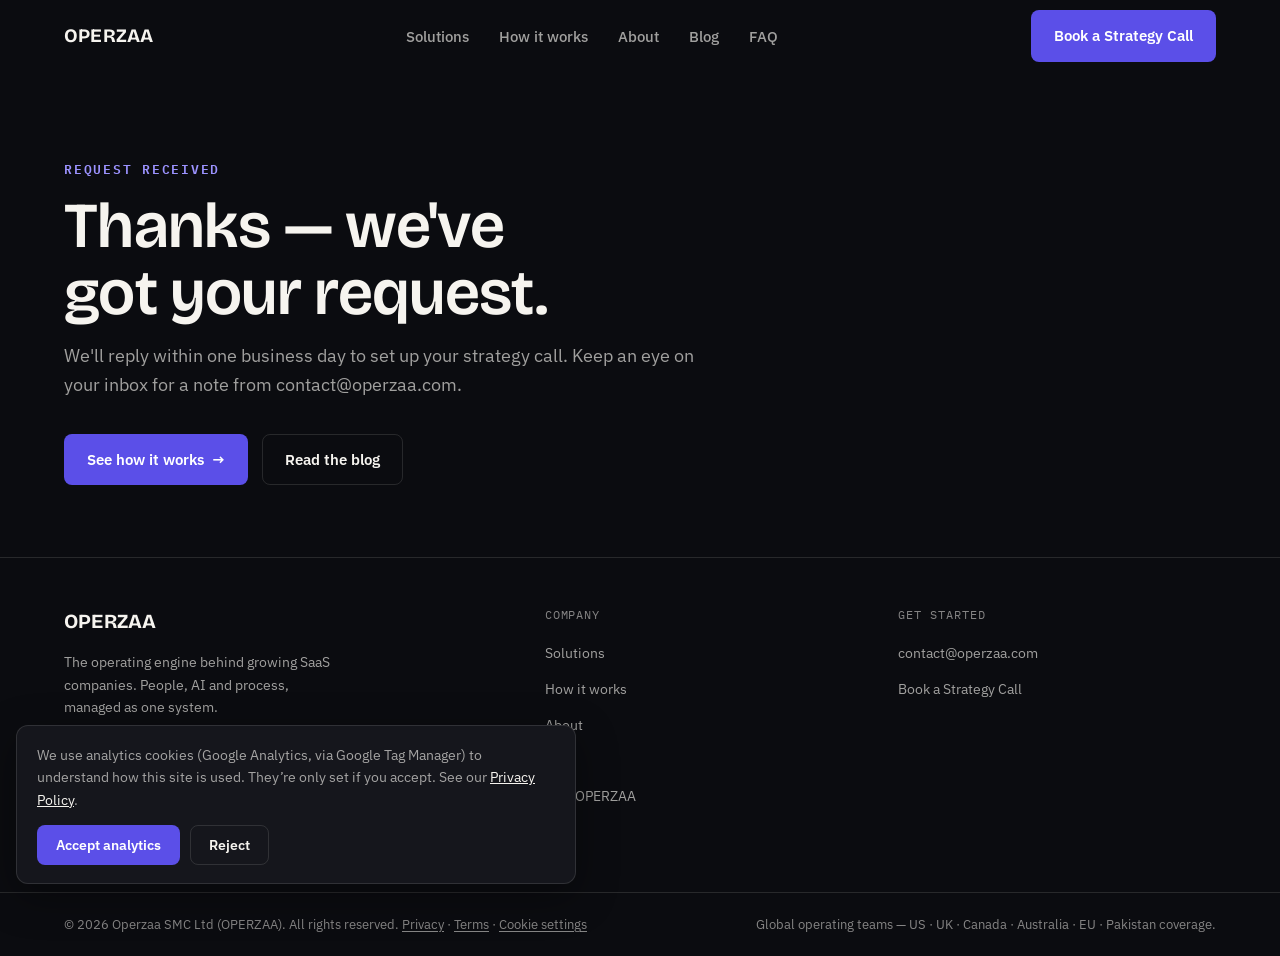
<file: thank-you/index.html>
<!doctype html>
<html lang="en">
<head>
<meta charset="utf-8">
<meta name="viewport" content="width=device-width, initial-scale=1">
<!-- Google Consent Mode v2 defaults (must run before GTM) + Google Tag Manager -->
<script>
  window.dataLayer = window.dataLayer || [];
  function gtag(){dataLayer.push(arguments);}
  gtag('consent', 'default', {ad_storage:'denied', ad_user_data:'denied', ad_personalization:'denied', analytics_storage:'denied', functionality_storage:'granted', security_storage:'granted', wait_for_update:500});
  try{ if(localStorage.getItem('oz_consent') === 'granted' && navigator.globalPrivacyControl !== true){ gtag('consent', 'update', {analytics_storage:'granted'}); } }catch(e){}
  dataLayer.push({'gtm.start': new Date().getTime(), event: 'gtm.js'});
</script>
<script async src="https://www.googletagmanager.com/gtm.js?id=GTM-ML9MT3TP"></script>
<!-- End Google Tag Manager -->
<title>Thank you — OPERZAA</title>
<meta name="description" content="Thanks for getting in touch with OPERZAA. We reply within one business day.">
<link rel="icon" href="/favicon.svg" type="image/svg+xml">
<meta name="robots" content="noindex, follow">
<link rel="canonical" href="https://operzaa.com/thank-you/">
<meta property="og:site_name" content="OPERZAA">
<meta property="og:locale" content="en_GB">
<meta property="og:type" content="website">
<meta property="og:url" content="https://operzaa.com/thank-you/">
<meta property="og:title" content="Thank you — OPERZAA">
<meta property="og:description" content="Thanks for getting in touch with OPERZAA. We reply within one business day.">
<meta property="og:image" content="https://operzaa.com/assets/og-image.png">
<meta property="og:image:width" content="1200">
<meta property="og:image:height" content="630">
<meta property="og:image:alt" content="OPERZAA: the operating engine behind growing SaaS companies">
<meta name="twitter:card" content="summary_large_image">
<meta name="twitter:image" content="https://operzaa.com/assets/og-image.png">
<meta name="twitter:title" content="Thank you — OPERZAA">
<meta name="twitter:description" content="Thanks for getting in touch with OPERZAA. We reply within one business day.">
<link rel="preconnect" href="https://fonts.googleapis.com">
<link rel="preconnect" href="https://fonts.gstatic.com" crossorigin>
<link rel="preload" as="style" href="https://fonts.googleapis.com/css2?family=Bricolage+Grotesque:opsz,wght@12..96,500;12..96,600;12..96,700&family=IBM+Plex+Sans:wght@400;500;600&family=IBM+Plex+Mono:wght@500;600&display=swap">
<link rel="stylesheet" href="https://fonts.googleapis.com/css2?family=Bricolage+Grotesque:opsz,wght@12..96,500;12..96,600;12..96,700&family=IBM+Plex+Sans:wght@400;500;600&family=IBM+Plex+Mono:wght@500;600&display=swap" media="print" onload="this.media='all'">
<noscript><link rel="stylesheet" href="https://fonts.googleapis.com/css2?family=Bricolage+Grotesque:opsz,wght@12..96,500;12..96,600;12..96,700&family=IBM+Plex+Sans:wght@400;500;600&family=IBM+Plex+Mono:wght@500;600&display=swap"></noscript>
<style id="site-css">@font-face{font-family:'Bricolage Fallback';src:local('Arial'),local('Liberation Sans'),local('Helvetica'),local('Roboto');size-adjust:97%;ascent-override:95.4%;descent-override:28.4%;line-gap-override:0%}@font-face{font-family:'Plex Sans Fallback';src:local('Arial'),local('Liberation Sans'),local('Helvetica'),local('Roboto');size-adjust:99%;ascent-override:103.5%;descent-override:27.8%;line-gap-override:0%}@font-face{font-family:'Plex Mono Fallback';src:local('Courier New'),local('Liberation Mono'),local('Menlo'),local('Roboto Mono');size-adjust:100%;ascent-override:102.5%;descent-override:27.5%;line-gap-override:0%}:root{--ink-950:#0B0C10;--ink-900:#15161C;--ink-800:#1F212A;--paper-050:#F6F4EF;--paper-100:#EDEAE1;--paper-200:#E1DDD1;--accent:#5B4FE8;--accent-soft:#9C93FF;--accent-dim:#3A32A6;--good:#2E9E6D;--attention:#B4700C;--on-dark-primary: var(--paper-050);--on-dark-secondary: rgba(246,244,239,.64);--on-dark-faint: rgba(246,244,239,.52);--on-dark-border: rgba(246,244,239,.12);--on-dark-surface: var(--ink-900);--on-dark-surface-2: var(--ink-800);--on-light-primary: var(--ink-950);--on-light-secondary: rgba(11,12,16,.62);--on-light-faint: rgba(11,12,16,.58);--on-light-border: rgba(11,12,16,.12);--on-light-surface: #FFFFFF;--on-light-surface-2: var(--paper-100);--font-display:'Bricolage Grotesque','Bricolage Fallback','Hanken Grotesk',system-ui,sans-serif;--font-body:'IBM Plex Sans','Plex Sans Fallback',system-ui,sans-serif;--font-mono:'IBM Plex Mono','Plex Mono Fallback','SFMono-Regular',monospace;--gutter: clamp(20px,5vw,64px);--maxw: 1320px;--radius: 10px}*,*::before,*::after{box-sizing:border-box}html{scroll-behavior:smooth;overflow-x:hidden}@media (prefers-reduced-motion: reduce){html{scroll-behavior:auto}*{animation-duration:0.001ms !important;animation-iteration-count:1 !important;transition-duration:0.001ms !important}}body{margin:0;background: var(--paper-050);color: var(--on-light-primary);font-family: var(--font-body);font-size:16px;line-height:1.55;-webkit-font-smoothing:antialiased}img{max-width:100%;display:block}h1,h2,h3,h4{font-family:var(--font-display);margin:0;text-wrap:balance;letter-spacing:-0.01em}p{margin:0}a{color:inherit}::selection{background:var(--accent);color:#fff}.mono{font-family:var(--font-mono);letter-spacing:.02em}.eyebrow{font-family:var(--font-mono);font-size:12.5px;letter-spacing:.14em;text-transform:uppercase;font-weight:600}.num{font-variant-numeric:tabular-nums}.zone{padding-block: clamp(64px,10vw,120px)}.zone-tight{padding-block: clamp(44px,7vw,84px)}.wrap{max-width:var(--maxw);margin-inline:auto;padding-inline:var(--gutter)}.z-dark{background:var(--ink-950);color:var(--on-dark-primary)}.z-light{background:var(--paper-050);color:var(--on-light-primary)}.z-ink900{background:var(--ink-900);color:var(--on-dark-primary)}.grid{display:grid;gap:32px}.stack{display:flex;flex-direction:column}.btn{display:inline-flex;align-items:center;gap:8px;font-family:var(--font-body);font-weight:600;font-size:15px;padding:13px 22px;border-radius:8px;border:1px solid transparent;cursor:pointer;text-decoration:none;white-space:nowrap;transition:transform .15s ease,background .15s ease,border-color .15s ease,opacity .15s ease}.btn:active{transform:translateY(1px)}.btn-accent{background:var(--accent);color:#fff}.btn-accent:hover{background:#4C41D6}.btn-ghost-dark{border-color:var(--on-dark-border);color:var(--on-dark-primary);background:transparent}.btn-ghost-dark:hover{border-color:rgba(246,244,239,.32);background:rgba(246,244,239,.04)}.btn-ghost-light{border-color:var(--on-light-border);color:var(--on-light-primary);background:transparent}.btn-ghost-light:hover{border-color:rgba(11,12,16,.28);background:rgba(11,12,16,.03)}.btn-arrow{transition:transform .15s ease}.btn:hover .btn-arrow{transform:translateX(3px)}.section-head{max-width:760px}.section-head .eyebrow{display:block;margin-bottom:14px}.section-head h2{font-size:clamp(28px,3.4vw,40px);font-weight:600;line-height:1.12}.section-head p.lede{margin-top:16px;font-size:17px;line-height:1.6}.on-dark .section-head .eyebrow{color:var(--accent-soft)}.on-light .section-head .eyebrow{color:var(--accent)}.on-dark .section-head p.lede{color:var(--on-dark-secondary)}.on-light .section-head p.lede{color:var(--on-light-secondary)}.reveal{opacity:1;transform:none}@media (prefers-reduced-motion: no-preference){.reveal.reveal-armed{opacity:0;transform:translateY(14px);transition:opacity .6s ease,transform .6s ease}.reveal.reveal-armed.is-visible{opacity:1;transform:none}}.nav{position:fixed;top:0;left:0;right:0;z-index:100;border-bottom:1px solid transparent;transition:background .25s ease,border-color .25s ease}.nav.is-scrolled{background:rgba(11,12,16,.78);backdrop-filter:blur(10px);border-bottom-color: var(--on-dark-border)}@media (max-width:767px){.nav.is-scrolled{background:rgba(11,12,16,.94);backdrop-filter:none}}.nav-inner{max-width:var(--maxw);margin-inline:auto;padding-inline:var(--gutter);height:72px;display:flex;align-items:center;justify-content:space-between;gap:24px}.wordmark{font-family:var(--font-display);font-weight:700;font-size:19px;letter-spacing:.01em;color:var(--on-dark-primary);text-decoration:none}.nav-links{display:flex;align-items:center;gap:30px;list-style:none;margin:0;padding:0}.nav-links a{font-size:14.5px;font-weight:500;text-decoration:none;color:var(--on-dark-secondary);transition:color .15s ease}.nav-links a:hover{color:var(--on-dark-primary)}.nav-cta{display:none}@media (min-width:860px){.nav-cta{display:inline-flex}}.nav-links{display:none}@media (min-width:860px){.nav-links{display:flex}}.hero{padding-top:calc(72px + clamp(48px,8vw,96px));padding-bottom:clamp(64px,9vw,110px);background: radial-gradient(1100px 520px at 82% -8%,rgba(91,79,232,.20),transparent 60%),var(--ink-950)}.hero-grid{display:grid;grid-template-columns:minmax(0,1fr);gap:56px;align-items:center}@media (min-width:980px){.hero-grid{grid-template-columns:1.05fr .95fr}}.hero-eyebrow{color:var(--accent-soft);margin-bottom:22px}.hero h1{font-size:clamp(36px,5.2vw,58px);font-weight:600;line-height:1.05;color:var(--on-dark-primary)}.hero-sub{margin-top:22px;max-width:520px;font-size:17.5px;line-height:1.65;color:var(--on-dark-secondary);border-left:2px solid var(--on-dark-border);padding-left:16px}.hero-ctas{display:flex;flex-wrap:wrap;gap:14px;margin-top:34px}.hero-guarantee{margin-top:18px;font-size:13.5px;color:var(--on-dark-faint)}.ops-panel{background:var(--ink-900);border:1px solid var(--on-dark-border);border-radius:14px;overflow:hidden;box-shadow:0 40px 80px -40px rgba(0,0,0,.6)}.ops-head{display:flex;align-items:center;justify-content:space-between;gap:12px;padding:16px 20px;border-bottom:1px solid var(--on-dark-border)}.ops-title{font-size:13.5px;font-weight:600;color:var(--on-dark-primary)}.ops-tag{display:inline-flex;align-items:center;gap:7px;font-size:11px;font-weight:600;letter-spacing:.06em;text-transform:uppercase;color:var(--on-dark-faint)}.ops-dot{width:6px;height:6px;border-radius:50%;background:var(--accent-soft)}@media (prefers-reduced-motion: no-preference){.ops-dot{animation:pulse 2.4s ease-in-out infinite}}@keyframes pulse{0%,100%{opacity:1}50%{opacity:.35}}.ops-body{padding:20px}.ops-stats{display:grid;grid-template-columns:repeat(3,1fr);gap:1px;background:var(--on-dark-border);border:1px solid var(--on-dark-border);border-radius:10px;overflow:hidden}.ops-stat{background:var(--ink-900);padding:14px 16px}.ops-stat .lbl{font-size:11px;color:var(--on-dark-faint);text-transform:uppercase;letter-spacing:.06em;font-weight:600}.ops-stat .val{font-family:var(--font-mono);font-size:22px;font-weight:600;color:var(--on-dark-primary);margin-top:6px}.ops-stat .delta{font-size:12px;margin-top:4px;font-weight:600}.ops-stat .delta.good{color:var(--good)}.ops-fn-list{display:flex;flex-direction:column;gap:1px;background:var(--on-dark-border);border:1px solid var(--on-dark-border);border-radius:10px;overflow:hidden}.ops-fn-row{display:grid;grid-template-columns:auto 1fr auto;align-items:center;gap:12px;background:var(--ink-900);padding:11px 14px}.ops-fn-name{font-size:12.5px;font-weight:600;color:var(--on-dark-primary);min-width:108px}.ops-fn-metric{font-family:var(--font-mono);font-size:12px;color:var(--on-dark-faint);text-align:right}.ops-spark{margin-top:18px}.ops-spark .lbl{font-size:11px;color:var(--on-dark-faint);text-transform:uppercase;letter-spacing:.06em;font-weight:600;margin-bottom:10px;display:block}.ops-queue{margin-top:18px;display:flex;flex-direction:column;gap:8px}.ops-row{display:flex;align-items:center;gap:10px;font-size:13px;color:var(--on-dark-secondary);padding:9px 10px;border:1px solid var(--on-dark-border);border-radius:8px}.pill{font-size:10.5px;font-weight:700;letter-spacing:.05em;text-transform:uppercase;padding:3px 8px;border-radius:20px;display:inline-flex;align-items:center;gap:5px;flex-shrink:0}.pill::before{content:'';width:6px;height:6px;border-radius:50%;background:currentColor}.pill-good{background:rgba(46,158,109,.14);color:#3BB37E}.pill-progress{background:rgba(156,147,255,.16);color:var(--accent-soft)}.pill-attention{background:rgba(180,112,12,.16);color:#E0A64C}.ops-row .rt{margin-left:auto;font-family:var(--font-mono);font-size:11.5px;color:var(--on-dark-faint)}.ops-caption{margin-top:16px;font-size:11.5px;color:var(--on-dark-faint);font-style:italic}.ops-funnel{margin-top:18px;display:flex;flex-direction:column;gap:8px}.ops-funnel-row{display:grid;grid-template-columns:112px 1fr 40px;align-items:center;gap:10px}.ops-funnel-row .fl{font-size:12px;color:var(--on-dark-secondary)}.ops-funnel-track{height:8px;background:rgba(246,244,239,.07);border-radius:4px;overflow:hidden}.ops-funnel-fill{height:100%;border-radius:4px;background:linear-gradient(90deg,var(--accent-dim),var(--accent))}.ops-funnel-row .fv{font-family:var(--font-mono);font-size:12px;color:var(--on-dark-faint);text-align:right}@media (max-width:480px){.ops-head{padding:14px 16px;flex-wrap:wrap;row-gap:6px}.ops-body{padding:14px}.ops-fn-row{grid-template-columns:minmax(0,1fr) auto;row-gap:4px;padding:10px 12px}.ops-fn-name{min-width:0}.ops-fn-metric{grid-column:1 / -1;grid-row:2;text-align:left}}.strip{border-top:1px solid var(--on-dark-border)}.strip-inner{display:grid;gap:22px}@media (min-width:760px){.strip-inner{grid-template-columns:repeat(3,1fr)}}.strip-item{font-size:14.5px;color:var(--on-dark-secondary);padding-block:22px;border-top:1px solid var(--on-dark-border)}@media (min-width:760px){.strip-item{border-top:none;border-left:1px solid var(--on-dark-border);padding-left:22px;padding-block:0}.strip-item:first-child{border-left:none;padding-left:0}}.strip-item strong{display:block;color:var(--on-dark-primary);font-weight:600;margin-bottom:4px}.cascade-dark{background:var(--ink-950);color:var(--on-dark-primary);padding-top:clamp(72px,10vw,120px);padding-bottom:0}.cascade-line{display:flex;flex-direction:column;align-items:flex-start;gap:0;max-width:760px}.cascade-step{position:relative;padding-left:34px;padding-block:20px}.cascade-step::before{content:'';position:absolute;left:5px;top:28px;width:9px;height:9px;border-radius:50%;background:var(--on-dark-faint);border:2px solid var(--ink-950)}.cascade-step::after{content:'';position:absolute;left:9px;top:38px;bottom:-20px;width:1px;background:var(--on-dark-border)}.cascade-step:last-child::after{display:none}.cascade-step p{font-size:clamp(19px,2.4vw,25px);font-weight:500;color:var(--on-dark-primary);line-height:1.35}.cascade-step.symptoms p{font-size:16.5px;font-weight:400;color:var(--on-dark-secondary);line-height:1.7;max-width:600px}.cascade-pivot{position:relative;margin-top:8px;background:var(--paper-050);color:var(--on-light-primary);border-radius:22px 22px 0 0;padding:clamp(48px,7vw,72px) 0 clamp(56px,8vw,90px)}.cascade-pivot::before{content:'';position:absolute;left:34px;top:-1px;width:1px;height:36px;background:var(--accent)}.cascade-brand{padding-left:34px;position:relative}.cascade-brand::before{content:'';position:absolute;left:5px;top:8px;width:11px;height:11px;border-radius:50%;background:var(--accent);box-shadow:0 0 0 5px rgba(91,79,232,.16)}.cascade-brand .word{font-family:var(--font-display);font-weight:700;font-size:clamp(28px,4vw,40px);letter-spacing:.01em}.cascade-brand .desc{margin-top:10px;font-size:16.5px;color:var(--on-light-secondary);max-width:520px}.cascade-outcome{margin-top:30px;padding-left:34px;font-family:var(--font-display);font-weight:600;font-size:clamp(24px,3vw,32px);color:var(--on-light-primary);max-width:640px;text-wrap:balance}.model-flow{display:flex;flex-direction:column;align-items:center;margin-top:56px;text-align:center}.model-node-label{font-family:var(--font-mono);font-size:12px;font-weight:600;letter-spacing:.06em;text-transform:uppercase;color:var(--on-light-secondary);border:1px solid var(--on-light-border);border-radius:20px;padding:9px 20px;background:var(--on-light-surface);display:inline-block}.model-connector{width:1px;height:30px;background:var(--on-light-border)}.model-core{margin-block:2px;display:flex;flex-direction:column;align-items:center}.model-core-word{font-family:var(--font-display);font-weight:700;font-size:clamp(26px,3.6vw,36px);color:var(--on-light-primary);letter-spacing:.01em}.model-core-caption{margin-top:8px;font-size:13px;color:var(--accent);font-weight:600}.model-functions-wrap{position:relative;width:100%;max-width:940px;margin-top:30px;padding-top:28px;border-top:1px solid var(--accent)}.model-functions{display:grid;grid-template-columns:repeat(5,1fr);gap:14px}@media (max-width:900px){.model-functions{grid-template-columns:repeat(2,1fr)}}@media (max-width:520px){.model-functions{grid-template-columns:1fr}}.model-fn{position:relative;border:1px solid var(--on-light-border);border-radius:12px;padding:18px 16px;background:var(--on-light-surface);text-align:left}.model-fn::before{content:'';position:absolute;top:-29px;left:50%;width:1px;height:28px;background:var(--accent);transform:translateX(-50%)}@media (max-width:900px){.model-fn::before{display:none}.model-functions-wrap{border-top-color:var(--on-light-border)}.model-fn{border-top:2px solid var(--accent)}}.fn-label{display:block;font-size:14.5px;font-weight:600;color:var(--on-light-primary)}.fn-desc{display:block;margin-top:6px;font-size:12.5px;color:var(--on-light-secondary)}.tabs{display:flex;flex-wrap:wrap;gap:8px;margin-top:44px;border-bottom:1px solid var(--on-light-border);padding-bottom:0}.tab-btn{font-family:var(--font-body);font-weight:600;font-size:14.5px;padding:12px 4px;margin-right:26px;background:none;border:none;cursor:pointer;color:var(--on-light-faint);border-bottom:2px solid transparent;margin-bottom:-1px;transition:color .15s ease,border-color .15s ease}.tab-btn:hover{color:var(--on-light-primary)}.tab-btn[aria-selected="true"]{color:var(--on-light-primary);border-bottom-color:var(--accent)}.tab-panel{display:none;padding-top:34px}.tab-panel.is-active{display:block}.tab-panel .intro{font-size:18px;line-height:1.6;max-width:660px;color:var(--on-light-primary)}.cap-list{display:flex;flex-wrap:wrap;gap:9px;margin-top:24px}.cap-tag{font-size:13px;font-weight:500;padding:8px 14px;border-radius:20px;border:1px solid var(--on-light-border);color:var(--on-light-secondary);background:var(--on-light-surface)}.team-banner{margin-top:56px;padding:28px 30px;border:1px solid var(--on-light-border);border-radius:14px;background:var(--paper-100);display:grid;gap:16px}@media (min-width:760px){.team-banner{grid-template-columns:auto 1fr;align-items:center}}.team-banner .kicker{font-family:var(--font-mono);font-size:11.5px;font-weight:600;letter-spacing:.08em;text-transform:uppercase;color:var(--accent);white-space:nowrap}.team-banner p{font-size:15px;line-height:1.6;color:var(--on-light-secondary)}.team-banner strong{color:var(--on-light-primary)}.split{display:grid;gap:0;margin-top:52px;border:1px solid var(--on-dark-border);border-radius:14px;overflow:hidden}@media (min-width:820px){.split{grid-template-columns:1fr 1fr}}.split-col{padding:34px 32px}.split-col.human{background:var(--ink-900)}.split-col.ai{background:var(--ink-950);border-top:1px solid var(--on-dark-border)}@media (min-width:820px){.split-col.ai{border-top:none;border-left:1px solid var(--on-dark-border)}}.split-col .kicker{font-family:var(--font-mono);font-size:12px;letter-spacing:.1em;text-transform:uppercase;font-weight:600;color:var(--accent-soft)}.split-col h3{margin-top:14px;font-size:22px;font-weight:600;color:var(--on-dark-primary)}.split-col ul{list-style:none;margin:18px 0 0;padding:0;display:flex;flex-direction:column;gap:11px}.split-col li{font-size:14.5px;color:var(--on-dark-secondary);padding-left:18px;position:relative}.split-col li::before{content:'—';position:absolute;left:0;color:var(--on-dark-faint)}.split-note{padding:22px 32px;background:var(--ink-800);font-size:14px;color:var(--on-dark-secondary);border-top:1px solid var(--on-dark-border)}.split-note strong{color:var(--on-dark-primary)}.steps{margin-top:48px;display:grid;gap:0}.step{display:grid;grid-template-columns:56px 1fr;gap:24px;padding-block:26px;border-top:1px solid var(--on-light-border)}.step:last-child{border-bottom:1px solid var(--on-light-border)}.step .idx{font-family:var(--font-mono);font-size:14px;color:var(--accent);font-weight:600;padding-top:2px}.step h3{font-size:18px;font-weight:600}.step p{margin-top:8px;font-size:14.5px;line-height:1.65;color:var(--on-light-secondary);max-width:600px}.fit-grid{display:grid;gap:16px;margin-top:40px}@media (min-width:760px){.fit-grid{grid-template-columns:1fr 1fr}}.fit-item{display:flex;gap:14px;padding:20px 22px;border:1px solid var(--on-light-border);border-radius:12px;background:var(--on-light-surface)}.fit-check{flex-shrink:0;width:20px;height:20px;margin-top:2px;color:var(--accent)}.fit-item p{font-size:14.5px;line-height:1.55;color:var(--on-light-secondary)}.fit-item strong{color:var(--on-light-primary);display:block;font-size:14.5px;margin-bottom:3px}.quad{display:grid;gap:1px;background:var(--on-dark-border);border:1px solid var(--on-dark-border);border-radius:14px;overflow:hidden;margin-top:48px}@media (min-width:760px){.quad{grid-template-columns:repeat(2,1fr)}}.quad-item{background:var(--ink-900);padding:28px 30px}.quad-item .not{font-size:14px;color:var(--on-dark-faint);text-decoration:line-through;text-decoration-color:rgba(246,244,239,.3)}.quad-item .is{margin-top:8px;font-family:var(--font-display);font-size:20px;font-weight:600;color:var(--on-dark-primary)}.fit-line{margin-top:32px;font-size:14.5px;line-height:1.6;color:var(--on-dark-secondary);max-width:680px}.proof-box{margin-top:40px;border:1px solid var(--on-light-border);border-radius:14px;padding:clamp(28px,4vw,44px);background:var(--on-light-surface);display:grid;gap:28px}@media (min-width:900px){.proof-box{grid-template-columns:1fr 1fr}}.proof-box h3{font-size:20px;font-weight:600;max-width:360px}.proof-list{display:flex;flex-direction:column;gap:16px}.proof-list-item{display:flex;gap:12px;font-size:14.5px;line-height:1.6;color:var(--on-light-secondary)}.proof-list-item .mk{font-family:var(--font-mono);color:var(--accent);font-weight:600;flex-shrink:0}.faq{margin-top:40px;border-top:1px solid var(--on-light-border)}.faq details{border-bottom:1px solid var(--on-light-border);padding-block:20px}.faq summary{cursor:pointer;list-style:none;display:flex;align-items:center;justify-content:space-between;gap:20px;font-size:16.5px;font-weight:500;color:var(--on-light-primary)}.faq summary::-webkit-details-marker{display:none}.faq summary .plus{font-family:var(--font-mono);font-size:20px;color:var(--on-light-faint);flex-shrink:0;transition:transform .2s ease}.faq details[open] summary .plus{transform:rotate(45deg)}.faq .a{margin-top:14px;font-size:14.5px;line-height:1.7;color:var(--on-light-secondary);max-width:680px}.final-cta{text-align:left}.final-cta h2{font-size:clamp(30px,4.4vw,48px);font-weight:600;max-width:720px;color:var(--on-dark-primary)}.final-cta p.lede{margin-top:18px;font-size:17px;color:var(--on-dark-secondary);max-width:560px}.final-ctas{display:flex;flex-wrap:wrap;gap:14px;margin-top:34px}.footer{border-top:1px solid var(--on-dark-border)}.footer-top{display:grid;gap:36px;padding-block:48px}@media (min-width:760px){.footer-top{grid-template-columns:1.4fr 1fr 1fr}}.footer-brand .wordmark{font-size:20px}.footer-brand p{margin-top:14px;font-size:14px;color:var(--on-dark-secondary);max-width:280px;line-height:1.6}.footer-col .h{font-family:var(--font-mono);font-size:11.5px;letter-spacing:.08em;text-transform:uppercase;color:var(--on-dark-faint);margin-bottom:16px}.footer-col ul{list-style:none;margin:0;padding:0;display:flex;flex-direction:column;gap:11px}.footer-col a{font-size:14px;color:var(--on-dark-secondary);text-decoration:none}.footer-col a:hover{color:var(--on-dark-primary)}.footer-bottom{display:flex;flex-wrap:wrap;gap:12px;justify-content:space-between;padding-block:22px;border-top:1px solid var(--on-dark-border);font-size:12.5px;color:var(--on-dark-faint)}.on-light .eyebrow{color:var(--accent)}.on-dark .eyebrow{color:var(--accent-soft)}.section-head h2,.section-head h1{font-size:clamp(28px,3.4vw,40px);font-weight:600;line-height:1.12;font-family:var(--font-display);margin:0;text-wrap:balance;letter-spacing:-0.01em}.nav-mobile{display:block;position:relative}@media (min-width:860px){.nav-mobile{display:none}}.nav-mobile summary{list-style:none;cursor:pointer;color:var(--on-dark-primary);width:32px;height:32px;display:flex;align-items:center;justify-content:center}.nav-mobile summary::-webkit-details-marker{display:none}.nav-burger-lines{display:flex;flex-direction:column;gap:5px;width:20px}.nav-burger-lines span{display:block;height:1.5px;background:var(--on-dark-primary);border-radius:1px}.nav-mobile[open] .nav-burger-lines span:nth-child(1){transform:translateY(6.5px) rotate(45deg)}.nav-mobile[open] .nav-burger-lines span:nth-child(2){opacity:0}.nav-mobile[open] .nav-burger-lines span:nth-child(3){transform:translateY(-6.5px) rotate(-45deg)}.nav-mobile-panel{position:fixed;top:72px;left:0;right:0;background:var(--ink-950);border-bottom:1px solid var(--on-dark-border);padding:8px var(--gutter) 24px;display:flex;flex-direction:column}.nav-mobile-panel a{padding:14px 0;font-size:16px;font-weight:500;color:var(--on-dark-secondary);text-decoration:none;border-bottom:1px solid var(--on-dark-border)}.nav-mobile-panel a:last-of-type{border-bottom:none}.nav-mobile-panel .btn{margin-top:16px;justify-content:center}.nav-links a[aria-current="page"]{color:var(--on-dark-primary)}.page-header{padding-top:calc(72px + clamp(44px,8vw,88px));padding-bottom:clamp(44px,7vw,72px)}.page-header .section-head{max-width:920px}.page-header .section-head h1{font-size:clamp(38px,5.6vw,64px);line-height:1.04}.page-header .section-head p.lede{max-width:660px;font-size:18px}.solutions-detail{display:flex;flex-direction:column;margin-top:8px}.solution-block{padding-block:44px;border-top:1px solid var(--on-light-border)}.solution-block:first-child{border-top:none;padding-top:16px}.solution-block-head{display:flex;flex-direction:column;gap:10px;max-width:760px}.solution-block-head h2{font-size:clamp(22px,2.6vw,28px);font-weight:600}.solution-intro{margin-top:14px;font-size:16px;line-height:1.65;color:var(--on-light-secondary);max-width:740px}.page-cta{margin-top:56px;display:flex;justify-content:flex-start}.workflow-stages{display:flex;align-items:stretch;gap:0;margin-top:2px;flex-wrap:wrap}.wf-stage{flex:1 1 190px;min-width:170px;background:var(--ink-950);border:1px solid var(--on-dark-border);border-radius:10px;padding:16px;display:flex;flex-direction:column;gap:8px}.wf-num{font-family:var(--font-mono);font-size:11px;color:var(--on-dark-faint);font-weight:600}.wf-pill{align-self:flex-start;font-size:10px;font-weight:700;letter-spacing:.05em;text-transform:uppercase;padding:3px 9px;border-radius:20px}.wf-pill-in{background:rgba(246,244,239,.10);color:var(--on-dark-secondary)}.wf-pill-ai{background:rgba(156,147,255,.18);color:var(--accent-soft)}.wf-pill-handoff{background:rgba(180,112,12,.16);color:#E0A64C}.wf-pill-human{background:rgba(46,158,109,.16);color:var(--good)}.wf-desc{font-size:13px;color:var(--on-dark-primary);line-height:1.5}.wf-meta{font-size:11px;color:var(--on-dark-faint);font-family:var(--font-mono);margin-top:auto;padding-top:4px}.wf-arrow{display:flex;align-items:center;justify-content:center;padding-inline:8px;color:var(--on-dark-faint);font-size:16px;flex:0 0 auto}@media (max-width:760px){.workflow-stages{flex-direction:column}.wf-arrow{transform:rotate(90deg);padding-block:2px;align-self:center}}.steps-detail{display:flex;flex-direction:column;margin-top:8px}.step-detail{padding-block:40px;border-top:1px solid var(--on-light-border)}.step-detail:first-child{border-top:none;padding-top:16px}.step-detail-head{display:flex;align-items:baseline;gap:16px}.step-detail-head .idx{font-family:var(--font-mono);font-size:14px;color:var(--accent);font-weight:600}.step-detail-head h2{font-size:clamp(20px,2.4vw,26px);font-weight:600}.step-detail-body{margin-top:12px;font-size:16px;line-height:1.65;color:var(--on-light-secondary);max-width:740px}.step-sub{display:grid;gap:20px;margin-top:22px;max-width:860px}@media (min-width:700px){.step-sub{grid-template-columns:1fr 1fr}}.step-sub-label{display:block;font-family:var(--font-mono);font-size:11px;font-weight:600;letter-spacing:.06em;text-transform:uppercase;color:var(--on-light-faint);margin-bottom:6px}.step-sub p{font-size:13.5px;line-height:1.6;color:var(--on-light-secondary)}.diag-list{display:flex;flex-direction:column;gap:16px;margin-top:32px;max-width:820px}.diag-item{display:flex;gap:14px;font-size:15px;line-height:1.6;color:var(--on-dark-secondary)}.diag-item .mk{font-family:var(--font-mono);color:var(--accent-soft);font-weight:600;flex-shrink:0}.about-block{padding-block:44px;border-top:1px solid var(--on-light-border);max-width:860px}.about-block:first-child{border-top:none;padding-top:16px}.about-block h2{margin-top:10px;font-size:clamp(22px,2.6vw,28px);font-weight:600}.about-block>p{margin-top:16px;font-size:16px;line-height:1.7;color:var(--on-light-secondary)}.principle-list{display:flex;flex-direction:column;gap:16px;margin-top:20px}.principle-item{font-size:15px;line-height:1.65;color:var(--on-light-secondary)}.principle-item strong{color:var(--on-light-primary);display:block;margin-bottom:2px;font-size:15.5px}.sol-preview-grid{display:grid;gap:14px;margin-top:40px}@media (min-width:700px){.sol-preview-grid{grid-template-columns:repeat(3,1fr)}}@media (min-width:1000px){.sol-preview-grid{grid-template-columns:repeat(5,1fr)}}.sol-preview-card{border:1px solid var(--on-light-border);border-radius:12px;padding:18px 16px;background:var(--on-light-surface)}.sol-preview-card .fn-label{display:block;font-size:14px;font-weight:600;color:var(--on-light-primary)}.sol-preview-card .fn-desc{display:block;margin-top:6px;font-size:12.5px;line-height:1.5;color:var(--on-light-secondary)}.blog-grid{display:flex;flex-direction:column;margin-top:8px}.blog-card{display:block;padding-block:32px;border-top:1px solid var(--on-light-border);text-decoration:none;color:inherit}.blog-card:first-child{border-top:none;padding-top:16px}.blog-card time{font-family:var(--font-mono);font-size:12px;font-weight:600;letter-spacing:.06em;text-transform:uppercase;color:var(--on-light-faint)}.blog-card h2{margin-top:10px;font-size:clamp(20px,2.4vw,26px);font-weight:600;color:var(--on-light-primary)}.blog-card p{margin-top:10px;font-size:15px;line-height:1.65;color:var(--on-light-secondary);max-width:700px}.blog-card .read-more{display:inline-block;margin-top:14px;font-size:13.5px;font-weight:600;color:var(--accent)}.blog-empty{padding-block:32px;border-top:1px solid var(--on-light-border);font-size:15px;color:var(--on-light-secondary);max-width:600px}.article-meta{display:flex;gap:10px;align-items:center;font-family:var(--font-mono);font-size:12px;font-weight:600;letter-spacing:.06em;text-transform:uppercase;color:var(--on-dark-faint)}.article-body{max-width:720px;margin-top:8px}.article-body p{font-size:16.5px;line-height:1.75;color:var(--on-light-secondary);margin-top:20px}.article-body p:first-child{margin-top:0}.article-body h2{margin-top:40px;font-size:clamp(21px,2.4vw,26px);font-weight:600;color:var(--on-light-primary)}.article-body strong{color:var(--on-light-primary)}.article-back{display:inline-block;margin-bottom:24px;font-size:13.5px;font-weight:600;color:var(--accent);text-decoration:none}.contact-grid{display:grid;gap:40px}@media (min-width:900px){.contact-grid{grid-template-columns:1.3fr .7fr;gap:64px}}.contact-form{display:grid;gap:18px;max-width:720px}@media (min-width:640px){.contact-form .row-2{display:grid;grid-template-columns:1fr 1fr;gap:18px}}.contact-form .row-2{display:grid;gap:18px}.field{display:flex;flex-direction:column;gap:7px}.field label{font-size:14px;font-weight:600;color:var(--on-light-primary)}.field .opt{font-weight:400;color:var(--on-light-faint)}.field input,.field select,.field textarea{font:inherit;font-size:16px;color:var(--on-light-primary);background:var(--on-light-surface);border:1px solid rgba(11,12,16,.28);border-radius:8px;padding:12px 14px;width:100%}.field textarea{min-height:140px;resize:vertical}.field input:focus,.field select:focus,.field textarea:focus{outline:2px solid var(--accent);outline-offset:1px;border-color:var(--accent)}.form-hp{position:absolute;left:-9999px;width:1px;height:1px;overflow:hidden}.form-note{font-size:13.5px;line-height:1.6;color:var(--on-light-secondary)}.form-note a{color:var(--accent)}.contact-form .btn{justify-self:start}.contact-aside{display:flex;flex-direction:column;gap:22px;font-size:15px;line-height:1.65;color:var(--on-light-secondary)}.contact-aside h2{font-size:20px;font-weight:600;color:var(--on-light-primary);margin-bottom:6px}.contact-aside a{color:var(--accent);font-weight:600}.cc-banner{position:fixed;left:16px;right:16px;bottom:16px;z-index:100;max-width:560px;background:var(--ink-900);color:var(--on-dark-primary);border:1px solid var(--on-dark-border);border-radius:12px;padding:18px 20px;box-shadow:0 12px 40px rgba(0,0,0,.35);font-size:14px;line-height:1.6}.cc-banner p{color:var(--on-dark-secondary)}.cc-banner a{color:var(--on-dark-primary)}.cc-actions{display:flex;flex-wrap:wrap;gap:10px;margin-top:14px}.cc-actions .btn{padding:10px 18px;font-size:14px}.cc-link{background:none;border:0;padding:0;font:inherit;color:inherit;text-decoration:underline;text-underline-offset:2px;cursor:pointer}.oz-modal{position:fixed;inset:0;z-index:150;display:flex;align-items:center;justify-content:center;padding:24px 16px calc(24px + var(--oz-cc-offset,0px));background:rgba(11,12,16,.66);overflow-y:auto;overscroll-behavior:contain;opacity:0;transition:opacity .28s ease}.oz-modal.is-open{opacity:1}.oz-modal[hidden]{display:none}.oz-modal-card{position:relative;width:100%;max-width:520px;margin:auto;background:var(--paper-050);color:var(--on-light-primary);border:1px solid var(--on-light-border);border-radius:16px;box-shadow:0 24px 70px rgba(11,12,16,.35),0 2px 8px rgba(11,12,16,.12);padding:34px 32px 28px;transform:translateY(14px) scale(.98);transition:transform .32s cubic-bezier(.2,.8,.2,1)}.oz-modal.is-open .oz-modal-card{transform:none}.oz-modal-card:focus{outline:none}.oz-modal-card::before{content:"";position:absolute;left:0;right:0;top:0;height:4px;border-radius:16px 16px 0 0;background:linear-gradient(90deg,var(--accent),var(--accent-soft))}.oz-modal-close{position:absolute;top:14px;right:14px;width:38px;height:38px;border-radius:999px;display:inline-flex;align-items:center;justify-content:center;background:transparent;border:1px solid transparent;color:var(--on-light-secondary);cursor:pointer;transition:background .15s ease,color .15s ease}.oz-modal-close:hover{background:rgba(11,12,16,.06);color:var(--on-light-primary)}.oz-modal-close:focus-visible{outline:2px solid var(--accent);outline-offset:1px}.oz-modal-close svg{width:18px;height:18px}.oz-modal .eyebrow{display:block;color:var(--accent);margin-bottom:12px}.oz-modal h2{font-size:clamp(24px,4.4vw,30px);font-weight:600;line-height:1.15;padding-right:28px}.oz-modal .oz-modal-sub{margin:12px 0 0;font-size:15px;line-height:1.6;color:var(--on-light-secondary)}.oz-modal-form{display:grid;gap:14px;margin-top:22px}.oz-modal-form .row-2{display:grid;gap:14px}@media (min-width:360px){.oz-modal-form .row-2{grid-template-columns:1fr 1fr}}.oz-modal-form .field{gap:6px}.oz-modal-form .field label{font-size:13.5px}.oz-modal-form .field input,.oz-modal-form .field select{padding:11px 13px}.oz-modal-form .btn{width:100%;justify-content:center;margin-top:4px;padding:15px 22px;font-size:16px}.oz-modal-form .form-note{margin:0;font-size:12.5px;text-align:center}html.oz-modal-lock,html.oz-modal-lock body{overflow:hidden}@media (max-width:479px){.oz-modal{padding:12px 12px calc(12px + var(--oz-cc-offset,0px))}.oz-modal-card{padding:26px 18px 20px;border-radius:14px}.oz-modal .eyebrow{font-size:11.5px;margin-bottom:8px}.oz-modal h2{font-size:22px}.oz-modal .oz-modal-sub{font-size:14px;margin-top:8px;line-height:1.5}.oz-modal-form{gap:10px;margin-top:16px}.oz-modal-form .row-2{gap:10px}.oz-modal-form .field{gap:4px}.oz-modal-form .field label{font-size:13px}.oz-modal-form .field input,.oz-modal-form .field select{padding:10px 12px}}.cc-banner{z-index:160}</style>
</head>
<body>
<!-- Google Tag Manager (noscript) -->
<noscript><iframe src="https://www.googletagmanager.com/ns.html?id=GTM-ML9MT3TP" height="0" width="0" style="display:none;visibility:hidden"></iframe></noscript>
<!-- End Google Tag Manager (noscript) -->
<nav class="nav" id="nav">
  <div class="nav-inner">
    <a href="/" class="wordmark">OPERZAA</a>
    <ul class="nav-links" id="navLinks">
      <li><a href="/solutions/">Solutions</a></li>
      <li><a href="/how-it-works/">How it works</a></li>
      <li><a href="/about/">About</a></li>
      <li><a href="/blog/">Blog</a></li>
      <li><a href="/#faq">FAQ</a></li>
    </ul>
    <a href="/contact/" class="btn btn-accent nav-cta">Book a Strategy Call</a>
    <details class="nav-mobile" id="navMobile">
      <summary aria-label="Open menu"><span class="nav-burger-lines"><span></span><span></span><span></span></span></summary>
      <div class="nav-mobile-panel">
        <a href="/solutions/">Solutions</a>
        <a href="/how-it-works/">How it works</a>
        <a href="/about/">About</a>
        <a href="/blog/">Blog</a>
        <a href="/#faq">FAQ</a>
        <a href="/contact/" class="btn btn-accent">Book a Strategy Call</a>
      </div>
    </details>
  </div>
</nav>
<main>
  <div class="page-header z-dark on-dark">
    <div class="wrap">
      <div class="section-head">
        <span class="eyebrow">Request received</span>
        <h1>Thanks — we've got your request.</h1>
        <p class="lede">We'll reply within one business day to set up your strategy call. Keep an eye on your inbox for a note from contact@operzaa.com.</p>
      </div>
      <div class="final-ctas">
        <a href="/how-it-works/" class="btn btn-accent">See how it works <span class="btn-arrow">→</span></a>
        <a href="/blog/" class="btn btn-ghost-dark">Read the blog</a>
      </div>
    </div>
  </div>

</main>
  <footer class="footer z-dark on-dark">
    <div class="wrap footer-top">
      <div class="footer-brand">
        <a href="/" class="wordmark">OPERZAA</a>
        <p>The operating engine behind growing SaaS companies. People, AI and process, managed as one system.</p>
      </div>
      <div class="footer-col">
        <div class="h">Company</div>
        <ul>
          <li><a href="/solutions/">Solutions</a></li>
          <li><a href="/how-it-works/">How it works</a></li>
          <li><a href="/about/">About</a></li>
          <li><a href="/blog/">Blog</a></li>
          <li><a href="/#why-operzaa">Why OPERZAA</a></li>
          <li><a href="/#faq">FAQ</a></li>
        </ul>
      </div>
      <div class="footer-col">
        <div class="h">Get started</div>
        <ul>
          <li><a href="mailto:contact@operzaa.com">contact@operzaa.com</a></li>
          <li><a href="/contact/">Book a Strategy Call</a></li>
        </ul>
      </div>
    </div>
    <div class="wrap footer-bottom">
      <span>© 2026 Operzaa SMC Ltd (OPERZAA). All rights reserved. <a href="/privacy/" style="color:inherit; text-decoration:underline; text-underline-offset:2px;">Privacy</a> · <a href="/terms/" style="color:inherit; text-decoration:underline; text-underline-offset:2px;">Terms</a> · <button type="button" class="cc-link" data-cookie-settings>Cookie settings</button></span>
      <span>Global operating teams — US · UK · Canada · Australia · EU · Pakistan coverage.</span>
    </div>
  </footer>
<script src="/assets/main.js" defer></script>
<script>
  // Count a lead only when this page was reached by submitting the contact form.
  (function(){
    var fromForm = false;
    try{ fromForm = sessionStorage.getItem('oz_lead') === '1'; sessionStorage.removeItem('oz_lead'); }catch(e){}
    if(fromForm){ (window.dataLayer = window.dataLayer || []).push({event: 'generate_lead', form_name: 'strategy_call'}); }
  })();
</script>
</body>
</html>
</file>
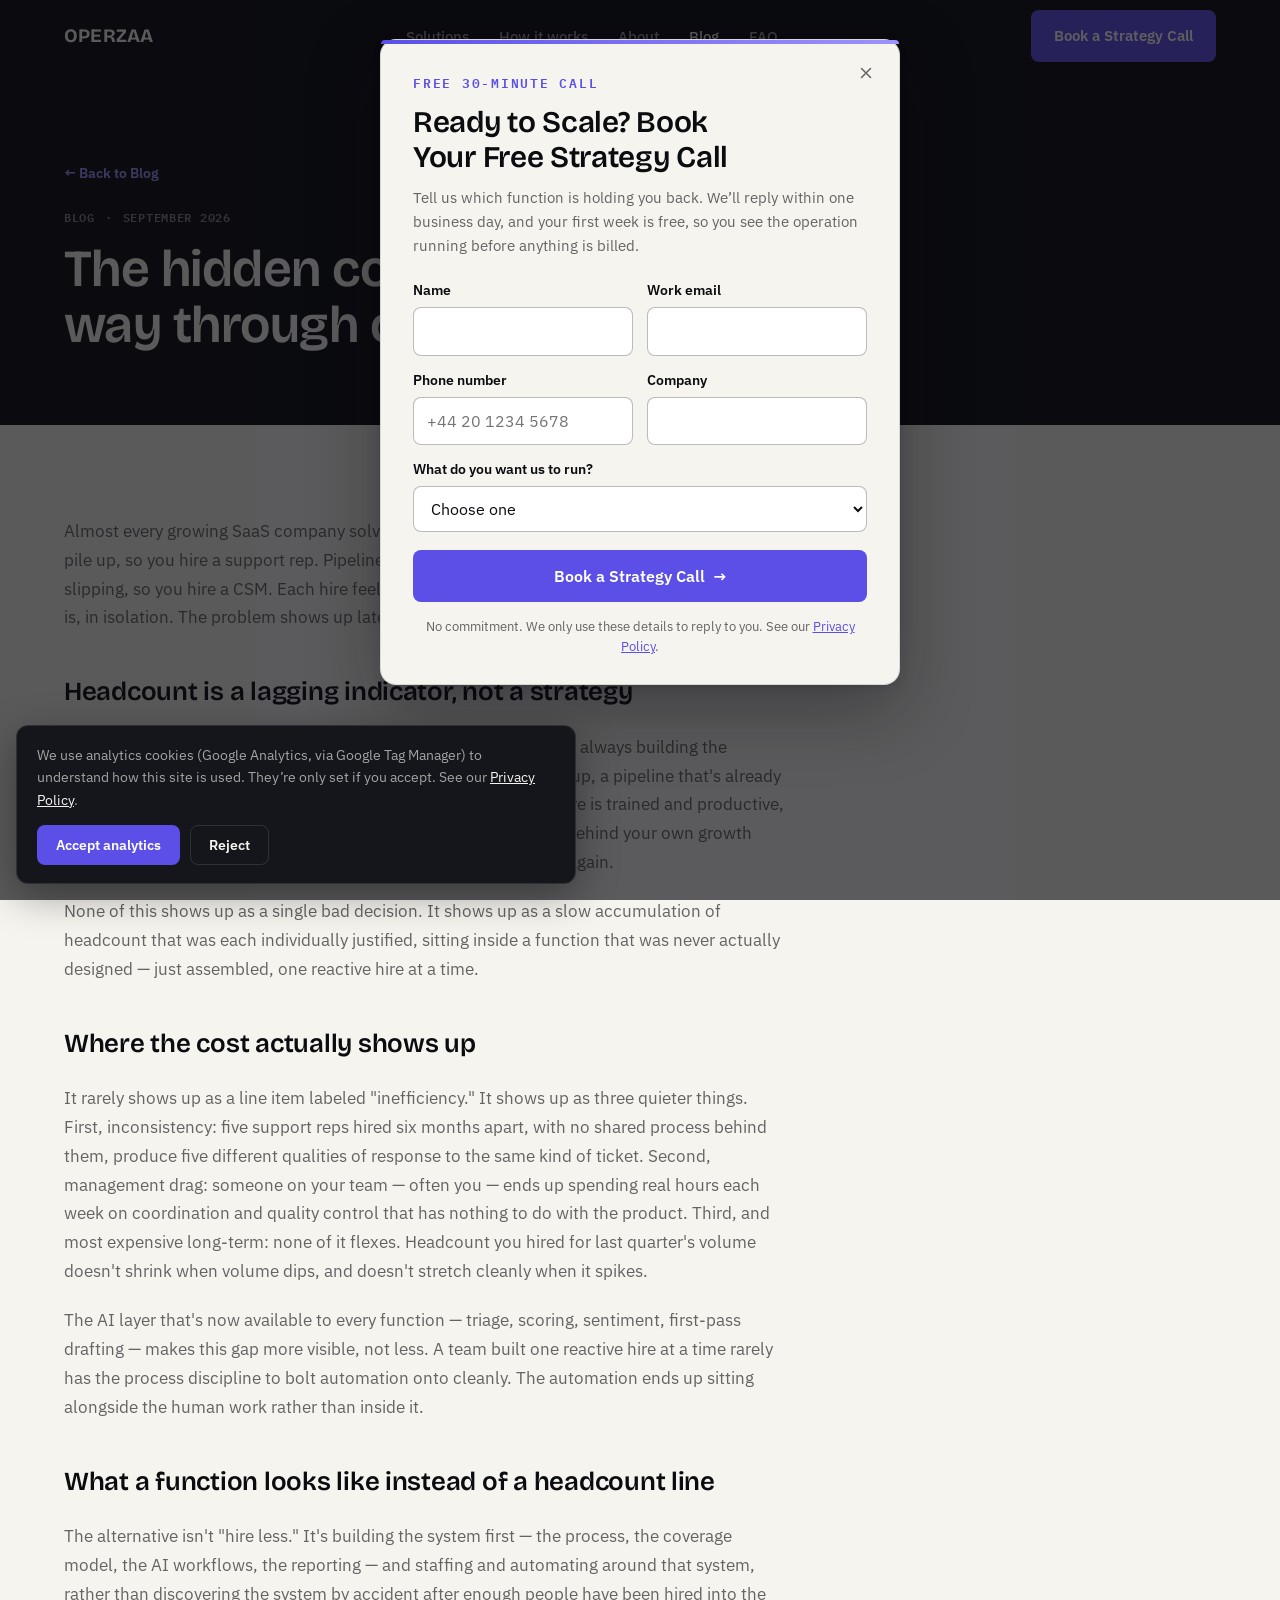
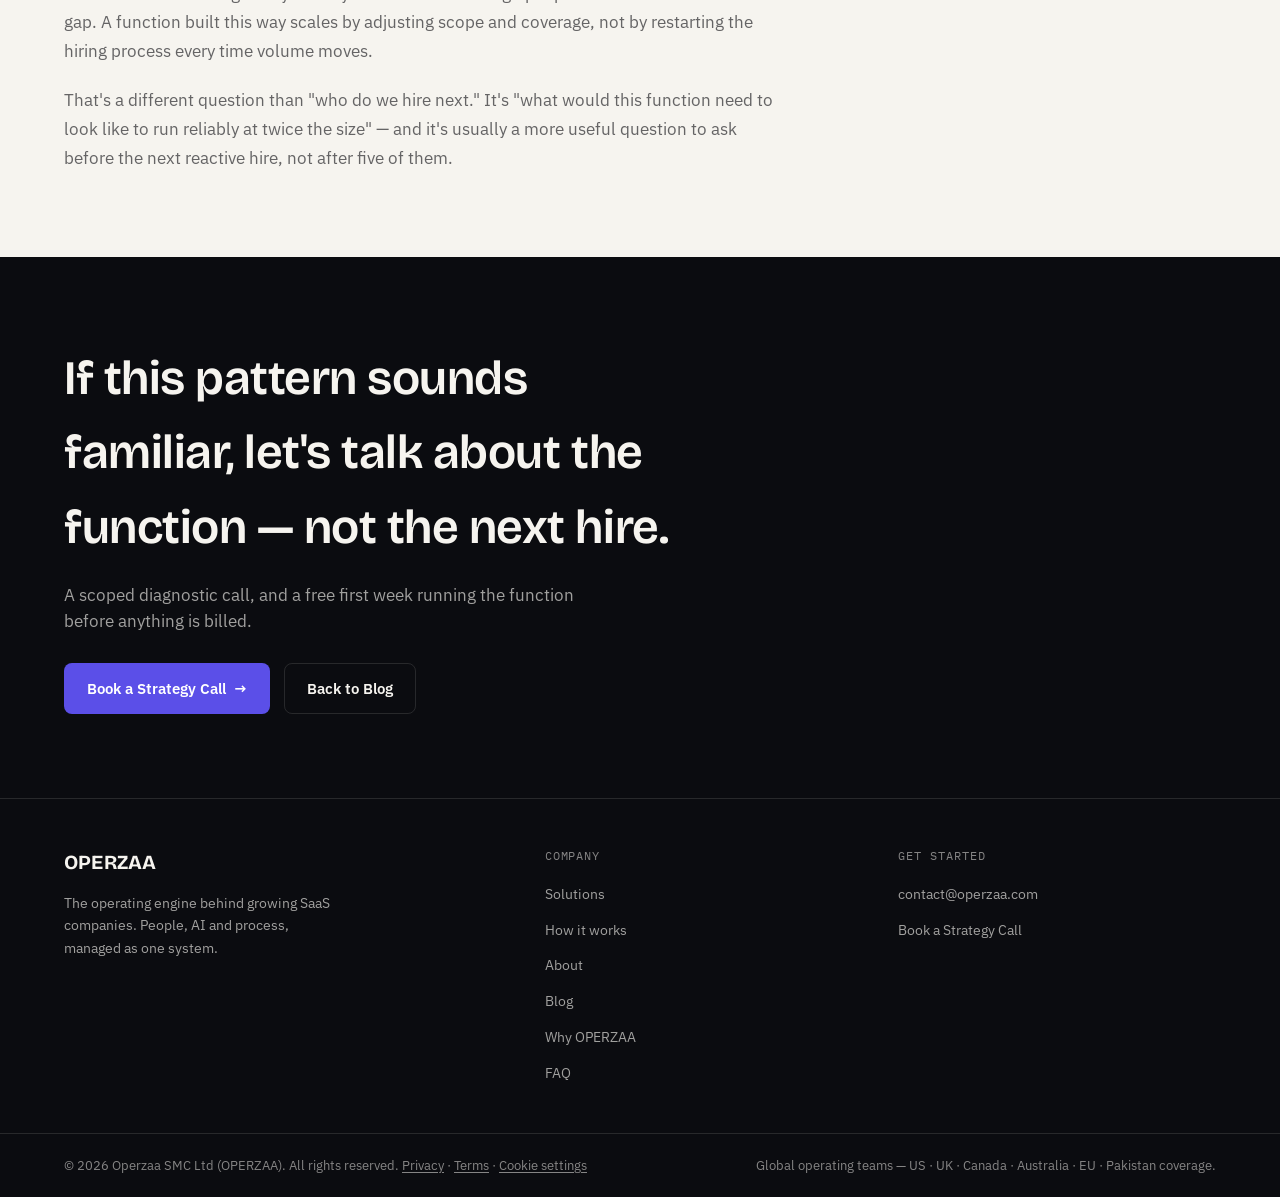
<file: blog/hidden-cost-of-hiring-your-way-through-growth/index.html>
<!doctype html>
<html lang="en">
<head>
<meta charset="utf-8">
<meta name="viewport" content="width=device-width, initial-scale=1">
<!-- Google Consent Mode v2 defaults (must run before GTM) + Google Tag Manager -->
<script>
  window.dataLayer = window.dataLayer || [];
  function gtag(){dataLayer.push(arguments);}
  gtag('consent', 'default', {ad_storage:'denied', ad_user_data:'denied', ad_personalization:'denied', analytics_storage:'denied', functionality_storage:'granted', security_storage:'granted', wait_for_update:500});
  try{ if(localStorage.getItem('oz_consent') === 'granted' && navigator.globalPrivacyControl !== true){ gtag('consent', 'update', {analytics_storage:'granted'}); } }catch(e){}
  // GTM is loaded on the visitor's first interaction (tap, scroll, key, mouse)
  // or 5s after the page has loaded, whichever comes first, so its ~150 KB of
  // script doesn't block the first render. Consent defaults above still apply.
  (function(w, d){
    var done = false, ev = ['pointerdown', 'touchstart', 'keydown', 'scroll', 'mousemove'];
    function load(){
      if(done){ return; } done = true;
      ev.forEach(function(e){ w.removeEventListener(e, load, {passive:true}); });
      w.dataLayer.push({'gtm.start': new Date().getTime(), event: 'gtm.js'});
      ['GTM-ML9MT3TP'].forEach(function(id){
        var s = d.createElement('script'); s.async = true;
        s.src = 'https://www.googletagmanager.com/gtm.js?id=' + id;
        d.head.appendChild(s);
      });
    }
    ev.forEach(function(e){ w.addEventListener(e, load, {passive:true}); });
    w.addEventListener('load', function(){ setTimeout(load, 5000); });
  })(window, document);
</script>
<!-- End Google Tag Manager -->
<title>The hidden cost of hiring your way through operational growth — OPERZAA Blog</title>
<meta name="description" content="Headcount feels like progress. It isn't the same thing as a function that actually scales — here's where the cost of reactive hiring actually shows up.">
<link rel="icon" href="/favicon.svg" type="image/svg+xml">
<link rel="canonical" href="https://operzaa.com/blog/hidden-cost-of-hiring-your-way-through-growth/">
<meta property="og:site_name" content="OPERZAA">
<meta property="og:locale" content="en_GB">
<meta property="og:type" content="website">
<meta property="og:url" content="https://operzaa.com/blog/hidden-cost-of-hiring-your-way-through-growth/">
<meta property="og:title" content="The hidden cost of hiring your way through operational growth">
<meta property="og:description" content="Headcount feels like progress. It isn't the same thing as a function that actually scales.">
<meta property="og:image" content="https://operzaa.com/assets/og-image.png">
<meta property="og:image:width" content="1200">
<meta property="og:image:height" content="630">
<meta property="og:image:alt" content="OPERZAA: the operating engine behind growing SaaS companies">
<meta name="twitter:card" content="summary_large_image">
<meta name="twitter:image" content="https://operzaa.com/assets/og-image.png">
<meta name="twitter:title" content="The hidden cost of hiring your way through operational growth">
<meta name="twitter:description" content="Headcount feels like progress. It isn't the same thing as a function that actually scales.">
<link rel="preconnect" href="https://fonts.googleapis.com">
<link rel="preconnect" href="https://fonts.gstatic.com" crossorigin>
<link rel="preload" as="style" href="https://fonts.googleapis.com/css2?family=Bricolage+Grotesque:opsz,wght@12..96,500;12..96,600;12..96,700&family=IBM+Plex+Sans:wght@400;500;600&family=IBM+Plex+Mono:wght@500;600&display=swap">
<link rel="stylesheet" href="https://fonts.googleapis.com/css2?family=Bricolage+Grotesque:opsz,wght@12..96,500;12..96,600;12..96,700&family=IBM+Plex+Sans:wght@400;500;600&family=IBM+Plex+Mono:wght@500;600&display=swap" media="print" onload="this.media='all'">
<noscript><link rel="stylesheet" href="https://fonts.googleapis.com/css2?family=Bricolage+Grotesque:opsz,wght@12..96,500;12..96,600;12..96,700&family=IBM+Plex+Sans:wght@400;500;600&family=IBM+Plex+Mono:wght@500;600&display=swap"></noscript>
<style id="site-css">@font-face{font-family:'Bricolage Fallback';src:local('Arial'),local('Liberation Sans'),local('Helvetica'),local('Roboto');size-adjust:97%;ascent-override:95.4%;descent-override:28.4%;line-gap-override:0%}@font-face{font-family:'Plex Sans Fallback';src:local('Arial'),local('Liberation Sans'),local('Helvetica'),local('Roboto');size-adjust:99%;ascent-override:103.5%;descent-override:27.8%;line-gap-override:0%}@font-face{font-family:'Plex Mono Fallback';src:local('Courier New'),local('Liberation Mono'),local('Menlo'),local('Roboto Mono');size-adjust:100%;ascent-override:102.5%;descent-override:27.5%;line-gap-override:0%}:root{--ink-950:#0B0C10;--ink-900:#15161C;--ink-800:#1F212A;--paper-050:#F6F4EF;--paper-100:#EDEAE1;--paper-200:#E1DDD1;--accent:#5B4FE8;--accent-soft:#9C93FF;--accent-dim:#3A32A6;--good:#2E9E6D;--attention:#B4700C;--on-dark-primary: var(--paper-050);--on-dark-secondary: rgba(246,244,239,.64);--on-dark-faint: rgba(246,244,239,.52);--on-dark-border: rgba(246,244,239,.12);--on-dark-surface: var(--ink-900);--on-dark-surface-2: var(--ink-800);--on-light-primary: var(--ink-950);--on-light-secondary: rgba(11,12,16,.62);--on-light-faint: rgba(11,12,16,.58);--on-light-border: rgba(11,12,16,.12);--on-light-surface: #FFFFFF;--on-light-surface-2: var(--paper-100);--font-display:'Bricolage Grotesque','Bricolage Fallback','Hanken Grotesk',system-ui,sans-serif;--font-body:'IBM Plex Sans','Plex Sans Fallback',system-ui,sans-serif;--font-mono:'IBM Plex Mono','Plex Mono Fallback','SFMono-Regular',monospace;--gutter: clamp(20px,5vw,64px);--maxw: 1320px;--radius: 10px}*,*::before,*::after{box-sizing:border-box}html{scroll-behavior:smooth;overflow-x:hidden}@media (prefers-reduced-motion: reduce){html{scroll-behavior:auto}*{animation-duration:0.001ms !important;animation-iteration-count:1 !important;transition-duration:0.001ms !important}}body{margin:0;background: var(--paper-050);color: var(--on-light-primary);font-family: var(--font-body);font-size:16px;line-height:1.55;-webkit-font-smoothing:antialiased}img{max-width:100%;display:block}h1,h2,h3,h4{font-family:var(--font-display);margin:0;text-wrap:balance;letter-spacing:-0.01em}p{margin:0}a{color:inherit}::selection{background:var(--accent);color:#fff}.mono{font-family:var(--font-mono);letter-spacing:.02em}.eyebrow{font-family:var(--font-mono);font-size:12.5px;letter-spacing:.14em;text-transform:uppercase;font-weight:600}.num{font-variant-numeric:tabular-nums}.zone{padding-block: clamp(64px,10vw,120px)}.zone-tight{padding-block: clamp(44px,7vw,84px)}.wrap{max-width:var(--maxw);margin-inline:auto;padding-inline:var(--gutter)}.z-dark{background:var(--ink-950);color:var(--on-dark-primary)}.z-light{background:var(--paper-050);color:var(--on-light-primary)}.z-ink900{background:var(--ink-900);color:var(--on-dark-primary)}.grid{display:grid;gap:32px}.stack{display:flex;flex-direction:column}.btn{display:inline-flex;align-items:center;gap:8px;font-family:var(--font-body);font-weight:600;font-size:15px;padding:13px 22px;border-radius:8px;border:1px solid transparent;cursor:pointer;text-decoration:none;white-space:nowrap;transition:transform .15s ease,background .15s ease,border-color .15s ease,opacity .15s ease}.btn:active{transform:translateY(1px)}.btn-accent{background:var(--accent);color:#fff}.btn-accent:hover{background:#4C41D6}.btn-ghost-dark{border-color:var(--on-dark-border);color:var(--on-dark-primary);background:transparent}.btn-ghost-dark:hover{border-color:rgba(246,244,239,.32);background:rgba(246,244,239,.04)}.btn-ghost-light{border-color:var(--on-light-border);color:var(--on-light-primary);background:transparent}.btn-ghost-light:hover{border-color:rgba(11,12,16,.28);background:rgba(11,12,16,.03)}.btn-arrow{transition:transform .15s ease}.btn:hover .btn-arrow{transform:translateX(3px)}.section-head{max-width:760px}.section-head .eyebrow{display:block;margin-bottom:14px}.section-head h2{font-size:clamp(28px,3.4vw,40px);font-weight:600;line-height:1.12}.section-head p.lede{margin-top:16px;font-size:17px;line-height:1.6}.on-dark .section-head .eyebrow{color:var(--accent-soft)}.on-light .section-head .eyebrow{color:var(--accent)}.on-dark .section-head p.lede{color:var(--on-dark-secondary)}.on-light .section-head p.lede{color:var(--on-light-secondary)}.reveal{opacity:1;transform:none}@media (prefers-reduced-motion: no-preference){.reveal.reveal-armed{opacity:0;transform:translateY(14px);transition:opacity .6s ease,transform .6s ease}.reveal.reveal-armed.is-visible{opacity:1;transform:none}}.nav{position:fixed;top:0;left:0;right:0;z-index:100;border-bottom:1px solid transparent;transition:background .25s ease,border-color .25s ease}.nav.is-scrolled{background:rgba(11,12,16,.78);backdrop-filter:blur(10px);border-bottom-color: var(--on-dark-border)}@media (max-width:767px){.nav.is-scrolled{background:rgba(11,12,16,.94);backdrop-filter:none}}.nav-inner{max-width:var(--maxw);margin-inline:auto;padding-inline:var(--gutter);height:72px;display:flex;align-items:center;justify-content:space-between;gap:24px}.wordmark{font-family:var(--font-display);font-weight:700;font-size:19px;letter-spacing:.01em;color:var(--on-dark-primary);text-decoration:none}.nav-links{display:flex;align-items:center;gap:30px;list-style:none;margin:0;padding:0}.nav-links a{font-size:14.5px;font-weight:500;text-decoration:none;color:var(--on-dark-secondary);transition:color .15s ease}.nav-links a:hover{color:var(--on-dark-primary)}.nav-cta{display:none}@media (min-width:860px){.nav-cta{display:inline-flex}}.nav-links{display:none}@media (min-width:860px){.nav-links{display:flex}}.hero{padding-top:calc(72px + clamp(48px,8vw,96px));padding-bottom:clamp(64px,9vw,110px);background: radial-gradient(1100px 520px at 82% -8%,rgba(91,79,232,.20),transparent 60%),var(--ink-950)}.hero-grid{display:grid;grid-template-columns:minmax(0,1fr);gap:56px;align-items:center}@media (min-width:980px){.hero-grid{grid-template-columns:1.05fr .95fr}}.hero-eyebrow{color:var(--accent-soft);margin-bottom:22px}.hero h1{font-size:clamp(36px,5.2vw,58px);font-weight:600;line-height:1.05;color:var(--on-dark-primary)}.hero-sub{margin-top:22px;max-width:520px;font-size:17.5px;line-height:1.65;color:var(--on-dark-secondary);border-left:2px solid var(--on-dark-border);padding-left:16px}.hero-ctas{display:flex;flex-wrap:wrap;gap:14px;margin-top:34px}.hero-guarantee{margin-top:18px;font-size:13.5px;color:var(--on-dark-faint)}.ops-panel{background:var(--ink-900);border:1px solid var(--on-dark-border);border-radius:14px;overflow:hidden;box-shadow:0 40px 80px -40px rgba(0,0,0,.6)}.ops-head{display:flex;align-items:center;justify-content:space-between;gap:12px;padding:16px 20px;border-bottom:1px solid var(--on-dark-border)}.ops-title{font-size:13.5px;font-weight:600;color:var(--on-dark-primary)}.ops-tag{display:inline-flex;align-items:center;gap:7px;font-size:11px;font-weight:600;letter-spacing:.06em;text-transform:uppercase;color:var(--on-dark-faint)}.ops-dot{width:6px;height:6px;border-radius:50%;background:var(--accent-soft)}@media (prefers-reduced-motion: no-preference){.ops-dot{animation:pulse 2.4s ease-in-out infinite}}@keyframes pulse{0%,100%{opacity:1}50%{opacity:.35}}.ops-body{padding:20px}.ops-stats{display:grid;grid-template-columns:repeat(3,1fr);gap:1px;background:var(--on-dark-border);border:1px solid var(--on-dark-border);border-radius:10px;overflow:hidden}.ops-stat{background:var(--ink-900);padding:14px 16px}.ops-stat .lbl{font-size:11px;color:var(--on-dark-faint);text-transform:uppercase;letter-spacing:.06em;font-weight:600}.ops-stat .val{font-family:var(--font-mono);font-size:22px;font-weight:600;color:var(--on-dark-primary);margin-top:6px}.ops-stat .delta{font-size:12px;margin-top:4px;font-weight:600}.ops-stat .delta.good{color:var(--good)}.ops-fn-list{display:flex;flex-direction:column;gap:1px;background:var(--on-dark-border);border:1px solid var(--on-dark-border);border-radius:10px;overflow:hidden}.ops-fn-row{display:grid;grid-template-columns:auto 1fr auto;align-items:center;gap:12px;background:var(--ink-900);padding:11px 14px}.ops-fn-name{font-size:12.5px;font-weight:600;color:var(--on-dark-primary);min-width:108px}.ops-fn-metric{font-family:var(--font-mono);font-size:12px;color:var(--on-dark-faint);text-align:right}.ops-spark{margin-top:18px}.ops-spark .lbl{font-size:11px;color:var(--on-dark-faint);text-transform:uppercase;letter-spacing:.06em;font-weight:600;margin-bottom:10px;display:block}.ops-queue{margin-top:18px;display:flex;flex-direction:column;gap:8px}.ops-row{display:flex;align-items:center;gap:10px;font-size:13px;color:var(--on-dark-secondary);padding:9px 10px;border:1px solid var(--on-dark-border);border-radius:8px}.pill{font-size:10.5px;font-weight:700;letter-spacing:.05em;text-transform:uppercase;padding:3px 8px;border-radius:20px;display:inline-flex;align-items:center;gap:5px;flex-shrink:0}.pill::before{content:'';width:6px;height:6px;border-radius:50%;background:currentColor}.pill-good{background:rgba(46,158,109,.14);color:#3BB37E}.pill-progress{background:rgba(156,147,255,.16);color:var(--accent-soft)}.pill-attention{background:rgba(180,112,12,.16);color:#E0A64C}.ops-row .rt{margin-left:auto;font-family:var(--font-mono);font-size:11.5px;color:var(--on-dark-faint)}.ops-caption{margin-top:16px;font-size:11.5px;color:var(--on-dark-faint);font-style:italic}.ops-funnel{margin-top:18px;display:flex;flex-direction:column;gap:8px}.ops-funnel-row{display:grid;grid-template-columns:112px 1fr 40px;align-items:center;gap:10px}.ops-funnel-row .fl{font-size:12px;color:var(--on-dark-secondary)}.ops-funnel-track{height:8px;background:rgba(246,244,239,.07);border-radius:4px;overflow:hidden}.ops-funnel-fill{height:100%;border-radius:4px;background:linear-gradient(90deg,var(--accent-dim),var(--accent))}.ops-funnel-row .fv{font-family:var(--font-mono);font-size:12px;color:var(--on-dark-faint);text-align:right}@media (max-width:480px){.ops-head{padding:14px 16px;flex-wrap:wrap;row-gap:6px}.ops-body{padding:14px}.ops-fn-row{grid-template-columns:minmax(0,1fr) auto;row-gap:4px;padding:10px 12px}.ops-fn-name{min-width:0}.ops-fn-metric{grid-column:1 / -1;grid-row:2;text-align:left}}.strip{border-top:1px solid var(--on-dark-border)}.strip-inner{display:grid;gap:22px}@media (min-width:760px){.strip-inner{grid-template-columns:repeat(3,1fr)}}.strip-item{font-size:14.5px;color:var(--on-dark-secondary);padding-block:22px;border-top:1px solid var(--on-dark-border)}@media (min-width:760px){.strip-item{border-top:none;border-left:1px solid var(--on-dark-border);padding-left:22px;padding-block:0}.strip-item:first-child{border-left:none;padding-left:0}}.strip-item strong{display:block;color:var(--on-dark-primary);font-weight:600;margin-bottom:4px}.cascade-dark{background:var(--ink-950);color:var(--on-dark-primary);padding-top:clamp(72px,10vw,120px);padding-bottom:0}.cascade-line{display:flex;flex-direction:column;align-items:flex-start;gap:0;max-width:760px}.cascade-step{position:relative;padding-left:34px;padding-block:20px}.cascade-step::before{content:'';position:absolute;left:5px;top:28px;width:9px;height:9px;border-radius:50%;background:var(--on-dark-faint);border:2px solid var(--ink-950)}.cascade-step::after{content:'';position:absolute;left:9px;top:38px;bottom:-20px;width:1px;background:var(--on-dark-border)}.cascade-step:last-child::after{display:none}.cascade-step p{font-size:clamp(19px,2.4vw,25px);font-weight:500;color:var(--on-dark-primary);line-height:1.35}.cascade-step.symptoms p{font-size:16.5px;font-weight:400;color:var(--on-dark-secondary);line-height:1.7;max-width:600px}.cascade-pivot{position:relative;margin-top:8px;background:var(--paper-050);color:var(--on-light-primary);border-radius:22px 22px 0 0;padding:clamp(48px,7vw,72px) 0 clamp(56px,8vw,90px)}.cascade-pivot::before{content:'';position:absolute;left:34px;top:-1px;width:1px;height:36px;background:var(--accent)}.cascade-brand{padding-left:34px;position:relative}.cascade-brand::before{content:'';position:absolute;left:5px;top:8px;width:11px;height:11px;border-radius:50%;background:var(--accent);box-shadow:0 0 0 5px rgba(91,79,232,.16)}.cascade-brand .word{font-family:var(--font-display);font-weight:700;font-size:clamp(28px,4vw,40px);letter-spacing:.01em}.cascade-brand .desc{margin-top:10px;font-size:16.5px;color:var(--on-light-secondary);max-width:520px}.cascade-outcome{margin-top:30px;padding-left:34px;font-family:var(--font-display);font-weight:600;font-size:clamp(24px,3vw,32px);color:var(--on-light-primary);max-width:640px;text-wrap:balance}.model-flow{display:flex;flex-direction:column;align-items:center;margin-top:56px;text-align:center}.model-node-label{font-family:var(--font-mono);font-size:12px;font-weight:600;letter-spacing:.06em;text-transform:uppercase;color:var(--on-light-secondary);border:1px solid var(--on-light-border);border-radius:20px;padding:9px 20px;background:var(--on-light-surface);display:inline-block}.model-connector{width:1px;height:30px;background:var(--on-light-border)}.model-core{margin-block:2px;display:flex;flex-direction:column;align-items:center}.model-core-word{font-family:var(--font-display);font-weight:700;font-size:clamp(26px,3.6vw,36px);color:var(--on-light-primary);letter-spacing:.01em}.model-core-caption{margin-top:8px;font-size:13px;color:var(--accent);font-weight:600}.model-functions-wrap{position:relative;width:100%;max-width:940px;margin-top:30px;padding-top:28px;border-top:1px solid var(--accent)}.model-functions{display:grid;grid-template-columns:repeat(5,1fr);gap:14px}@media (max-width:900px){.model-functions{grid-template-columns:repeat(2,1fr)}}@media (max-width:520px){.model-functions{grid-template-columns:1fr}}.model-fn{position:relative;border:1px solid var(--on-light-border);border-radius:12px;padding:18px 16px;background:var(--on-light-surface);text-align:left}.model-fn::before{content:'';position:absolute;top:-29px;left:50%;width:1px;height:28px;background:var(--accent);transform:translateX(-50%)}@media (max-width:900px){.model-fn::before{display:none}.model-functions-wrap{border-top-color:var(--on-light-border)}.model-fn{border-top:2px solid var(--accent)}}.fn-label{display:block;font-size:14.5px;font-weight:600;color:var(--on-light-primary)}.fn-desc{display:block;margin-top:6px;font-size:12.5px;color:var(--on-light-secondary)}.tabs{display:flex;flex-wrap:wrap;gap:8px;margin-top:44px;border-bottom:1px solid var(--on-light-border);padding-bottom:0}.tab-btn{font-family:var(--font-body);font-weight:600;font-size:14.5px;padding:12px 4px;margin-right:26px;background:none;border:none;cursor:pointer;color:var(--on-light-faint);border-bottom:2px solid transparent;margin-bottom:-1px;transition:color .15s ease,border-color .15s ease}.tab-btn:hover{color:var(--on-light-primary)}.tab-btn[aria-selected="true"]{color:var(--on-light-primary);border-bottom-color:var(--accent)}.tab-panel{display:none;padding-top:34px}.tab-panel.is-active{display:block}.tab-panel .intro{font-size:18px;line-height:1.6;max-width:660px;color:var(--on-light-primary)}.cap-list{display:flex;flex-wrap:wrap;gap:9px;margin-top:24px}.cap-tag{font-size:13px;font-weight:500;padding:8px 14px;border-radius:20px;border:1px solid var(--on-light-border);color:var(--on-light-secondary);background:var(--on-light-surface)}.team-banner{margin-top:56px;padding:28px 30px;border:1px solid var(--on-light-border);border-radius:14px;background:var(--paper-100);display:grid;gap:16px}@media (min-width:760px){.team-banner{grid-template-columns:auto 1fr;align-items:center}}.team-banner .kicker{font-family:var(--font-mono);font-size:11.5px;font-weight:600;letter-spacing:.08em;text-transform:uppercase;color:var(--accent);white-space:nowrap}.team-banner p{font-size:15px;line-height:1.6;color:var(--on-light-secondary)}.team-banner strong{color:var(--on-light-primary)}.split{display:grid;gap:0;margin-top:52px;border:1px solid var(--on-dark-border);border-radius:14px;overflow:hidden}@media (min-width:820px){.split{grid-template-columns:1fr 1fr}}.split-col{padding:34px 32px}.split-col.human{background:var(--ink-900)}.split-col.ai{background:var(--ink-950);border-top:1px solid var(--on-dark-border)}@media (min-width:820px){.split-col.ai{border-top:none;border-left:1px solid var(--on-dark-border)}}.split-col .kicker{font-family:var(--font-mono);font-size:12px;letter-spacing:.1em;text-transform:uppercase;font-weight:600;color:var(--accent-soft)}.split-col h3{margin-top:14px;font-size:22px;font-weight:600;color:var(--on-dark-primary)}.split-col ul{list-style:none;margin:18px 0 0;padding:0;display:flex;flex-direction:column;gap:11px}.split-col li{font-size:14.5px;color:var(--on-dark-secondary);padding-left:18px;position:relative}.split-col li::before{content:'—';position:absolute;left:0;color:var(--on-dark-faint)}.split-note{padding:22px 32px;background:var(--ink-800);font-size:14px;color:var(--on-dark-secondary);border-top:1px solid var(--on-dark-border)}.split-note strong{color:var(--on-dark-primary)}.steps{margin-top:48px;display:grid;gap:0}.step{display:grid;grid-template-columns:56px 1fr;gap:24px;padding-block:26px;border-top:1px solid var(--on-light-border)}.step:last-child{border-bottom:1px solid var(--on-light-border)}.step .idx{font-family:var(--font-mono);font-size:14px;color:var(--accent);font-weight:600;padding-top:2px}.step h3{font-size:18px;font-weight:600}.step p{margin-top:8px;font-size:14.5px;line-height:1.65;color:var(--on-light-secondary);max-width:600px}.fit-grid{display:grid;gap:16px;margin-top:40px}@media (min-width:760px){.fit-grid{grid-template-columns:1fr 1fr}}.fit-item{display:flex;gap:14px;padding:20px 22px;border:1px solid var(--on-light-border);border-radius:12px;background:var(--on-light-surface)}.fit-check{flex-shrink:0;width:20px;height:20px;margin-top:2px;color:var(--accent)}.fit-item p{font-size:14.5px;line-height:1.55;color:var(--on-light-secondary)}.fit-item strong{color:var(--on-light-primary);display:block;font-size:14.5px;margin-bottom:3px}.quad{display:grid;gap:1px;background:var(--on-dark-border);border:1px solid var(--on-dark-border);border-radius:14px;overflow:hidden;margin-top:48px}@media (min-width:760px){.quad{grid-template-columns:repeat(2,1fr)}}.quad-item{background:var(--ink-900);padding:28px 30px}.quad-item .not{font-size:14px;color:var(--on-dark-faint);text-decoration:line-through;text-decoration-color:rgba(246,244,239,.3)}.quad-item .is{margin-top:8px;font-family:var(--font-display);font-size:20px;font-weight:600;color:var(--on-dark-primary)}.fit-line{margin-top:32px;font-size:14.5px;line-height:1.6;color:var(--on-dark-secondary);max-width:680px}.proof-box{margin-top:40px;border:1px solid var(--on-light-border);border-radius:14px;padding:clamp(28px,4vw,44px);background:var(--on-light-surface);display:grid;gap:28px}@media (min-width:900px){.proof-box{grid-template-columns:1fr 1fr}}.proof-box h3{font-size:20px;font-weight:600;max-width:360px}.proof-list{display:flex;flex-direction:column;gap:16px}.proof-list-item{display:flex;gap:12px;font-size:14.5px;line-height:1.6;color:var(--on-light-secondary)}.proof-list-item .mk{font-family:var(--font-mono);color:var(--accent);font-weight:600;flex-shrink:0}.faq{margin-top:40px;border-top:1px solid var(--on-light-border)}.faq details{border-bottom:1px solid var(--on-light-border);padding-block:20px}.faq summary{cursor:pointer;list-style:none;display:flex;align-items:center;justify-content:space-between;gap:20px;font-size:16.5px;font-weight:500;color:var(--on-light-primary)}.faq summary::-webkit-details-marker{display:none}.faq summary .plus{font-family:var(--font-mono);font-size:20px;color:var(--on-light-faint);flex-shrink:0;transition:transform .2s ease}.faq details[open] summary .plus{transform:rotate(45deg)}.faq .a{margin-top:14px;font-size:14.5px;line-height:1.7;color:var(--on-light-secondary);max-width:680px}.final-cta{text-align:left}.final-cta h2{font-size:clamp(30px,4.4vw,48px);font-weight:600;max-width:720px;color:var(--on-dark-primary)}.final-cta p.lede{margin-top:18px;font-size:17px;color:var(--on-dark-secondary);max-width:560px}.final-ctas{display:flex;flex-wrap:wrap;gap:14px;margin-top:34px}.footer{border-top:1px solid var(--on-dark-border)}.footer-top{display:grid;gap:36px;padding-block:48px}@media (min-width:760px){.footer-top{grid-template-columns:1.4fr 1fr 1fr}}.footer-brand .wordmark{font-size:20px}.footer-brand p{margin-top:14px;font-size:14px;color:var(--on-dark-secondary);max-width:280px;line-height:1.6}.footer-col .h{font-family:var(--font-mono);font-size:11.5px;letter-spacing:.08em;text-transform:uppercase;color:var(--on-dark-faint);margin-bottom:16px}.footer-col ul{list-style:none;margin:0;padding:0;display:flex;flex-direction:column;gap:11px}.footer-col a{font-size:14px;color:var(--on-dark-secondary);text-decoration:none}.footer-col a:hover{color:var(--on-dark-primary)}.footer-bottom{display:flex;flex-wrap:wrap;gap:12px;justify-content:space-between;padding-block:22px;border-top:1px solid var(--on-dark-border);font-size:12.5px;color:var(--on-dark-faint)}.on-light .eyebrow{color:var(--accent)}.on-dark .eyebrow{color:var(--accent-soft)}.section-head h2,.section-head h1{font-size:clamp(28px,3.4vw,40px);font-weight:600;line-height:1.12;font-family:var(--font-display);margin:0;text-wrap:balance;letter-spacing:-0.01em}.nav-mobile{display:block;position:relative}@media (min-width:860px){.nav-mobile{display:none}}.nav-mobile summary{list-style:none;cursor:pointer;color:var(--on-dark-primary);width:32px;height:32px;display:flex;align-items:center;justify-content:center}.nav-mobile summary::-webkit-details-marker{display:none}.nav-burger-lines{display:flex;flex-direction:column;gap:5px;width:20px}.nav-burger-lines span{display:block;height:1.5px;background:var(--on-dark-primary);border-radius:1px}.nav-mobile[open] .nav-burger-lines span:nth-child(1){transform:translateY(6.5px) rotate(45deg)}.nav-mobile[open] .nav-burger-lines span:nth-child(2){opacity:0}.nav-mobile[open] .nav-burger-lines span:nth-child(3){transform:translateY(-6.5px) rotate(-45deg)}.nav-mobile-panel{position:fixed;top:72px;left:0;right:0;background:var(--ink-950);border-bottom:1px solid var(--on-dark-border);padding:8px var(--gutter) 24px;display:flex;flex-direction:column}.nav-mobile-panel a{padding:14px 0;font-size:16px;font-weight:500;color:var(--on-dark-secondary);text-decoration:none;border-bottom:1px solid var(--on-dark-border)}.nav-mobile-panel a:last-of-type{border-bottom:none}.nav-mobile-panel .btn{margin-top:16px;justify-content:center}.nav-links a[aria-current="page"]{color:var(--on-dark-primary)}.page-header{padding-top:calc(72px + clamp(44px,8vw,88px));padding-bottom:clamp(44px,7vw,72px)}.page-header .section-head{max-width:920px}.page-header .section-head h1{font-size:clamp(38px,5.6vw,64px);line-height:1.04}.page-header .section-head p.lede{max-width:660px;font-size:18px}.solutions-detail{display:flex;flex-direction:column;margin-top:8px}.solution-block{padding-block:44px;border-top:1px solid var(--on-light-border)}.solution-block:first-child{border-top:none;padding-top:16px}.solution-block-head{display:flex;flex-direction:column;gap:10px;max-width:760px}.solution-block-head h2{font-size:clamp(22px,2.6vw,28px);font-weight:600}.solution-intro{margin-top:14px;font-size:16px;line-height:1.65;color:var(--on-light-secondary);max-width:740px}.page-cta{margin-top:56px;display:flex;justify-content:flex-start}.workflow-stages{display:flex;align-items:stretch;gap:0;margin-top:2px;flex-wrap:wrap}.wf-stage{flex:1 1 190px;min-width:170px;background:var(--ink-950);border:1px solid var(--on-dark-border);border-radius:10px;padding:16px;display:flex;flex-direction:column;gap:8px}.wf-num{font-family:var(--font-mono);font-size:11px;color:var(--on-dark-faint);font-weight:600}.wf-pill{align-self:flex-start;font-size:10px;font-weight:700;letter-spacing:.05em;text-transform:uppercase;padding:3px 9px;border-radius:20px}.wf-pill-in{background:rgba(246,244,239,.10);color:var(--on-dark-secondary)}.wf-pill-ai{background:rgba(156,147,255,.18);color:var(--accent-soft)}.wf-pill-handoff{background:rgba(180,112,12,.16);color:#E0A64C}.wf-pill-human{background:rgba(46,158,109,.16);color:var(--good)}.wf-desc{font-size:13px;color:var(--on-dark-primary);line-height:1.5}.wf-meta{font-size:11px;color:var(--on-dark-faint);font-family:var(--font-mono);margin-top:auto;padding-top:4px}.wf-arrow{display:flex;align-items:center;justify-content:center;padding-inline:8px;color:var(--on-dark-faint);font-size:16px;flex:0 0 auto}@media (max-width:760px){.workflow-stages{flex-direction:column}.wf-arrow{transform:rotate(90deg);padding-block:2px;align-self:center}}.steps-detail{display:flex;flex-direction:column;margin-top:8px}.step-detail{padding-block:40px;border-top:1px solid var(--on-light-border)}.step-detail:first-child{border-top:none;padding-top:16px}.step-detail-head{display:flex;align-items:baseline;gap:16px}.step-detail-head .idx{font-family:var(--font-mono);font-size:14px;color:var(--accent);font-weight:600}.step-detail-head h2{font-size:clamp(20px,2.4vw,26px);font-weight:600}.step-detail-body{margin-top:12px;font-size:16px;line-height:1.65;color:var(--on-light-secondary);max-width:740px}.step-sub{display:grid;gap:20px;margin-top:22px;max-width:860px}@media (min-width:700px){.step-sub{grid-template-columns:1fr 1fr}}.step-sub-label{display:block;font-family:var(--font-mono);font-size:11px;font-weight:600;letter-spacing:.06em;text-transform:uppercase;color:var(--on-light-faint);margin-bottom:6px}.step-sub p{font-size:13.5px;line-height:1.6;color:var(--on-light-secondary)}.diag-list{display:flex;flex-direction:column;gap:16px;margin-top:32px;max-width:820px}.diag-item{display:flex;gap:14px;font-size:15px;line-height:1.6;color:var(--on-dark-secondary)}.diag-item .mk{font-family:var(--font-mono);color:var(--accent-soft);font-weight:600;flex-shrink:0}.about-block{padding-block:44px;border-top:1px solid var(--on-light-border);max-width:860px}.about-block:first-child{border-top:none;padding-top:16px}.about-block h2{margin-top:10px;font-size:clamp(22px,2.6vw,28px);font-weight:600}.about-block>p{margin-top:16px;font-size:16px;line-height:1.7;color:var(--on-light-secondary)}.principle-list{display:flex;flex-direction:column;gap:16px;margin-top:20px}.principle-item{font-size:15px;line-height:1.65;color:var(--on-light-secondary)}.principle-item strong{color:var(--on-light-primary);display:block;margin-bottom:2px;font-size:15.5px}.sol-preview-grid{display:grid;gap:14px;margin-top:40px}@media (min-width:700px){.sol-preview-grid{grid-template-columns:repeat(3,1fr)}}@media (min-width:1000px){.sol-preview-grid{grid-template-columns:repeat(5,1fr)}}.sol-preview-card{border:1px solid var(--on-light-border);border-radius:12px;padding:18px 16px;background:var(--on-light-surface)}.sol-preview-card .fn-label{display:block;font-size:14px;font-weight:600;color:var(--on-light-primary)}.sol-preview-card .fn-desc{display:block;margin-top:6px;font-size:12.5px;line-height:1.5;color:var(--on-light-secondary)}.blog-grid{display:flex;flex-direction:column;margin-top:8px}.blog-card{display:block;padding-block:32px;border-top:1px solid var(--on-light-border);text-decoration:none;color:inherit}.blog-card:first-child{border-top:none;padding-top:16px}.blog-card time{font-family:var(--font-mono);font-size:12px;font-weight:600;letter-spacing:.06em;text-transform:uppercase;color:var(--on-light-faint)}.blog-card h2{margin-top:10px;font-size:clamp(20px,2.4vw,26px);font-weight:600;color:var(--on-light-primary)}.blog-card p{margin-top:10px;font-size:15px;line-height:1.65;color:var(--on-light-secondary);max-width:700px}.blog-card .read-more{display:inline-block;margin-top:14px;font-size:13.5px;font-weight:600;color:var(--accent)}.blog-empty{padding-block:32px;border-top:1px solid var(--on-light-border);font-size:15px;color:var(--on-light-secondary);max-width:600px}.article-meta{display:flex;gap:10px;align-items:center;font-family:var(--font-mono);font-size:12px;font-weight:600;letter-spacing:.06em;text-transform:uppercase;color:var(--on-dark-faint)}.article-body{max-width:720px;margin-top:8px}.article-body p{font-size:16.5px;line-height:1.75;color:var(--on-light-secondary);margin-top:20px}.article-body p:first-child{margin-top:0}.article-body h2{margin-top:40px;font-size:clamp(21px,2.4vw,26px);font-weight:600;color:var(--on-light-primary)}.article-body strong{color:var(--on-light-primary)}.article-back{display:inline-block;margin-bottom:24px;font-size:13.5px;font-weight:600;color:var(--accent);text-decoration:none}.contact-grid{display:grid;gap:40px}@media (min-width:900px){.contact-grid{grid-template-columns:1.3fr .7fr;gap:64px}}.contact-form{display:grid;gap:18px;max-width:720px}@media (min-width:640px){.contact-form .row-2{display:grid;grid-template-columns:1fr 1fr;gap:18px}}.contact-form .row-2{display:grid;gap:18px}.field{display:flex;flex-direction:column;gap:7px}.field label{font-size:14px;font-weight:600;color:var(--on-light-primary)}.field .opt{font-weight:400;color:var(--on-light-faint)}.field input,.field select,.field textarea{font:inherit;font-size:16px;color:var(--on-light-primary);background:var(--on-light-surface);border:1px solid rgba(11,12,16,.28);border-radius:8px;padding:12px 14px;width:100%}.field textarea{min-height:140px;resize:vertical}.field input:focus,.field select:focus,.field textarea:focus{outline:2px solid var(--accent);outline-offset:1px;border-color:var(--accent)}.form-hp{position:absolute;left:-9999px;width:1px;height:1px;overflow:hidden}.form-note{font-size:13.5px;line-height:1.6;color:var(--on-light-secondary)}.form-note a{color:var(--accent)}.contact-form .btn{justify-self:start}.contact-aside{display:flex;flex-direction:column;gap:22px;font-size:15px;line-height:1.65;color:var(--on-light-secondary)}.contact-aside h2{font-size:20px;font-weight:600;color:var(--on-light-primary);margin-bottom:6px}.contact-aside a{color:var(--accent);font-weight:600}.cc-banner{position:fixed;left:16px;right:16px;bottom:16px;z-index:100;max-width:560px;background:var(--ink-900);color:var(--on-dark-primary);border:1px solid var(--on-dark-border);border-radius:12px;padding:18px 20px;box-shadow:0 12px 40px rgba(0,0,0,.35);font-size:14px;line-height:1.6}.cc-banner p{color:var(--on-dark-secondary)}.cc-banner a{color:var(--on-dark-primary)}.cc-actions{display:flex;flex-wrap:wrap;gap:10px;margin-top:14px}.cc-actions .btn{padding:10px 18px;font-size:14px}.cc-link{background:none;border:0;padding:0;font:inherit;color:inherit;text-decoration:underline;text-underline-offset:2px;cursor:pointer}.oz-modal{position:fixed;inset:0;z-index:150;display:flex;align-items:center;justify-content:center;padding:24px 16px calc(24px + var(--oz-cc-offset,0px));background:rgba(11,12,16,.66);overflow-y:auto;overscroll-behavior:contain;opacity:0;transition:opacity .28s ease}.oz-modal.is-open{opacity:1}.oz-modal[hidden]{display:none}.oz-modal-card{position:relative;width:100%;max-width:520px;margin:auto;background:var(--paper-050);color:var(--on-light-primary);border:1px solid var(--on-light-border);border-radius:16px;box-shadow:0 24px 70px rgba(11,12,16,.35),0 2px 8px rgba(11,12,16,.12);padding:34px 32px 28px;transform:translateY(14px) scale(.98);transition:transform .32s cubic-bezier(.2,.8,.2,1)}.oz-modal.is-open .oz-modal-card{transform:none}.oz-modal-card:focus{outline:none}.oz-modal-card::before{content:"";position:absolute;left:0;right:0;top:0;height:4px;border-radius:16px 16px 0 0;background:linear-gradient(90deg,var(--accent),var(--accent-soft))}.oz-modal-close{position:absolute;top:14px;right:14px;width:38px;height:38px;border-radius:999px;display:inline-flex;align-items:center;justify-content:center;background:transparent;border:1px solid transparent;color:var(--on-light-secondary);cursor:pointer;transition:background .15s ease,color .15s ease}.oz-modal-close:hover{background:rgba(11,12,16,.06);color:var(--on-light-primary)}.oz-modal-close:focus-visible{outline:2px solid var(--accent);outline-offset:1px}.oz-modal-close svg{width:18px;height:18px}.oz-modal .eyebrow{display:block;color:var(--accent);margin-bottom:12px}.oz-modal h2{font-size:clamp(24px,4.4vw,30px);font-weight:600;line-height:1.15;padding-right:28px}.oz-modal .oz-modal-sub{margin:12px 0 0;font-size:15px;line-height:1.6;color:var(--on-light-secondary)}.oz-modal-form{display:grid;gap:14px;margin-top:22px}.oz-modal-form .row-2{display:grid;gap:14px}@media (min-width:360px){.oz-modal-form .row-2{grid-template-columns:1fr 1fr}}.oz-modal-form .field{gap:6px}.oz-modal-form .field label{font-size:13.5px}.oz-modal-form .field input,.oz-modal-form .field select{padding:11px 13px}.oz-modal-form .btn{width:100%;justify-content:center;margin-top:4px;padding:15px 22px;font-size:16px}.oz-modal-form .form-note{margin:0;font-size:12.5px;text-align:center}html.oz-modal-lock,html.oz-modal-lock body{overflow:hidden}@media (max-width:479px){.oz-modal{padding:12px 12px calc(12px + var(--oz-cc-offset,0px))}.oz-modal-card{padding:26px 18px 20px;border-radius:14px}.oz-modal .eyebrow{font-size:11.5px;margin-bottom:8px}.oz-modal h2{font-size:22px}.oz-modal .oz-modal-sub{font-size:14px;margin-top:8px;line-height:1.5}.oz-modal-form{gap:10px;margin-top:16px}.oz-modal-form .row-2{gap:10px}.oz-modal-form .field{gap:4px}.oz-modal-form .field label{font-size:13px}.oz-modal-form .field input,.oz-modal-form .field select{padding:10px 12px}}.cc-banner{z-index:160}</style>
<script type="application/ld+json">{"@context":"https://schema.org","@graph":[{"@type":"Organization","@id":"https://operzaa.com/#organization","name":"OPERZAA","legalName":"Operzaa SMC Ltd","alternateName":["Operzaa","Operzaa SMC"],"url":"https://operzaa.com/","logo":"https://operzaa.com/favicon.svg","email":"contact@operzaa.com","description":"OPERZAA is the operating engine behind growing SaaS companies: sales development, customer support, customer success, AI and automation, and SaaS operations run by specialized teams and AI as one managed function.","areaServed":[{"@type":"Country","name":"United Kingdom"},{"@type":"Place","name":"Europe"},{"@type":"Country","name":"United States"},{"@type":"Country","name":"Pakistan"}],"contactPoint":[{"@type":"ContactPoint","contactType":"sales","email":"contact@operzaa.com","url":"https://operzaa.com/contact/","availableLanguage":["en"]}],"knowsAbout":["SaaS operations","Sales development","SDR outsourcing","Customer support","Customer success","AI automation","Managed operations"]},{"@type":"BlogPosting","headline":"The hidden cost of hiring your way through operational growth","description":"Headcount feels like progress. It isn't the same thing as a function that actually scales — here's where the cost of reactive hiring actually shows up.","datePublished":"2026-09-13","dateModified":"2026-09-13","mainEntityOfPage":"https://operzaa.com/blog/hidden-cost-of-hiring-your-way-through-growth/","author":{"@id":"https://operzaa.com/#organization"},"publisher":{"@id":"https://operzaa.com/#organization"},"inLanguage":"en"}]}</script>
</head>
<body>
<!-- Google Tag Manager (noscript) -->
<noscript><iframe src="https://www.googletagmanager.com/ns.html?id=GTM-ML9MT3TP" height="0" width="0" style="display:none;visibility:hidden"></iframe></noscript>
<!-- End Google Tag Manager (noscript) -->
<nav class="nav" id="nav">
  <div class="nav-inner">
    <a href="/" class="wordmark">OPERZAA</a>
    <ul class="nav-links" id="navLinks">
      <li><a href="/solutions/">Solutions</a></li>
      <li><a href="/how-it-works/">How it works</a></li>
      <li><a href="/about/">About</a></li>
      <li><a href="/blog/" aria-current="page">Blog</a></li>
      <li><a href="/#faq">FAQ</a></li>
    </ul>
    <a href="/contact/" class="btn btn-accent nav-cta">Book a Strategy Call</a>
    <details class="nav-mobile" id="navMobile">
      <summary aria-label="Open menu"><span class="nav-burger-lines"><span></span><span></span><span></span></span></summary>
      <div class="nav-mobile-panel">
        <a href="/solutions/">Solutions</a>
        <a href="/how-it-works/">How it works</a>
        <a href="/about/">About</a>
        <a href="/blog/">Blog</a>
        <a href="/#faq">FAQ</a>
        <a href="/contact/" class="btn btn-accent">Book a Strategy Call</a>
      </div>
    </details>
  </div>
</nav>
<main>
  <div class="page-header z-dark on-dark">
    <div class="wrap">
      <a class="article-back" href="/blog/" style="color:var(--accent-soft);">← Back to Blog</a>
      <div class="article-meta"><span>Blog</span><span>·</span><time datetime="2026-09">September 2026</time></div>
      <h1 style="margin-top:14px; font-size:clamp(32px,4.6vw,52px); font-weight:600; line-height:1.08; color:var(--on-dark-primary); max-width:920px;">The hidden cost of hiring your way through operational growth.</h1>
    </div>
  </div>

  <section class="zone-tight z-light on-light">
    <div class="wrap">
      <div class="article-body">
        <p>Almost every growing SaaS company solves operational strain the same way. Support tickets pile up, so you hire a support rep. Pipeline goes cold, so you hire an SDR. Renewals start slipping, so you hire a CSM. Each hire feels like the correct, responsible move — and each one is, in isolation. The problem shows up later, when you add them up.</p>

        <h2>Headcount is a lagging indicator, not a strategy</h2>
        <p>Hiring one person at a time in response to visible pain means you're always building the function after the fact — reacting to a queue that's already backed up, a pipeline that's already gone quiet, a customer who's already frustrated. By the time the hire is trained and productive, the volume has usually moved again. You're perpetually a quarter behind your own growth curve, and the "fix" for being behind is always the same lever: hire again.</p>
        <p>None of this shows up as a single bad decision. It shows up as a slow accumulation of headcount that was each individually justified, sitting inside a function that was never actually designed — just assembled, one reactive hire at a time.</p>

        <h2>Where the cost actually shows up</h2>
        <p>It rarely shows up as a line item labeled "inefficiency." It shows up as three quieter things. First, inconsistency: five support reps hired six months apart, with no shared process behind them, produce five different qualities of response to the same kind of ticket. Second, management drag: someone on your team — often you — ends up spending real hours each week on coordination and quality control that has nothing to do with the product. Third, and most expensive long-term: none of it flexes. Headcount you hired for last quarter's volume doesn't shrink when volume dips, and doesn't stretch cleanly when it spikes.</p>
        <p>The AI layer that's now available to every function — triage, scoring, sentiment, first-pass drafting — makes this gap more visible, not less. A team built one reactive hire at a time rarely has the process discipline to bolt automation onto cleanly. The automation ends up sitting alongside the human work rather than inside it.</p>

        <h2>What a function looks like instead of a headcount line</h2>
        <p>The alternative isn't "hire less." It's building the system first — the process, the coverage model, the AI workflows, the reporting — and staffing and automating around that system, rather than discovering the system by accident after enough people have been hired into the gap. A function built this way scales by adjusting scope and coverage, not by restarting the hiring process every time volume moves.</p>
        <p>That's a different question than "who do we hire next." It's "what would this function need to look like to run reliably at twice the size" — and it's usually a more useful question to ask before the next reactive hire, not after five of them.</p>
      </div>
    </div>
  </section>

  <section class="zone-tight z-dark on-dark">
    <div class="wrap final-cta">
      <h2>If this pattern sounds familiar, let's talk about the function — not the next hire.</h2>
      <p class="lede">A scoped diagnostic call, and a free first week running the function before anything is billed.</p>
      <div class="final-ctas" style="margin-top:28px;">
        <a href="/contact/" class="btn btn-accent">Book a Strategy Call <span class="btn-arrow">→</span></a>
        <a href="/blog/" class="btn btn-ghost-dark">Back to Blog</a>
      </div>
    </div>
  </section>

</main>
  <footer class="footer z-dark on-dark">
    <div class="wrap footer-top">
      <div class="footer-brand">
        <a href="/" class="wordmark">OPERZAA</a>
        <p>The operating engine behind growing SaaS companies. People, AI and process, managed as one system.</p>
      </div>
      <div class="footer-col">
        <div class="h">Company</div>
        <ul>
          <li><a href="/solutions/">Solutions</a></li>
          <li><a href="/how-it-works/">How it works</a></li>
          <li><a href="/about/">About</a></li>
          <li><a href="/blog/">Blog</a></li>
          <li><a href="/#why-operzaa">Why OPERZAA</a></li>
          <li><a href="/#faq">FAQ</a></li>
        </ul>
      </div>
      <div class="footer-col">
        <div class="h">Get started</div>
        <ul>
          <li><a href="mailto:contact@operzaa.com">contact@operzaa.com</a></li>
          <li><a href="/contact/">Book a Strategy Call</a></li>
        </ul>
      </div>
    </div>
    <div class="wrap footer-bottom">
      <span>© 2026 Operzaa SMC Ltd (OPERZAA). All rights reserved. <a href="/privacy/" style="color:inherit; text-decoration:underline; text-underline-offset:2px;">Privacy</a> · <a href="/terms/" style="color:inherit; text-decoration:underline; text-underline-offset:2px;">Terms</a> · <button type="button" class="cc-link" data-cookie-settings>Cookie settings</button></span>
      <span>Global operating teams — US · UK · Canada · Australia · EU · Pakistan coverage.</span>
    </div>
  </footer>
<script src="/assets/main.js" defer></script>
</body>
</html>
</file>
